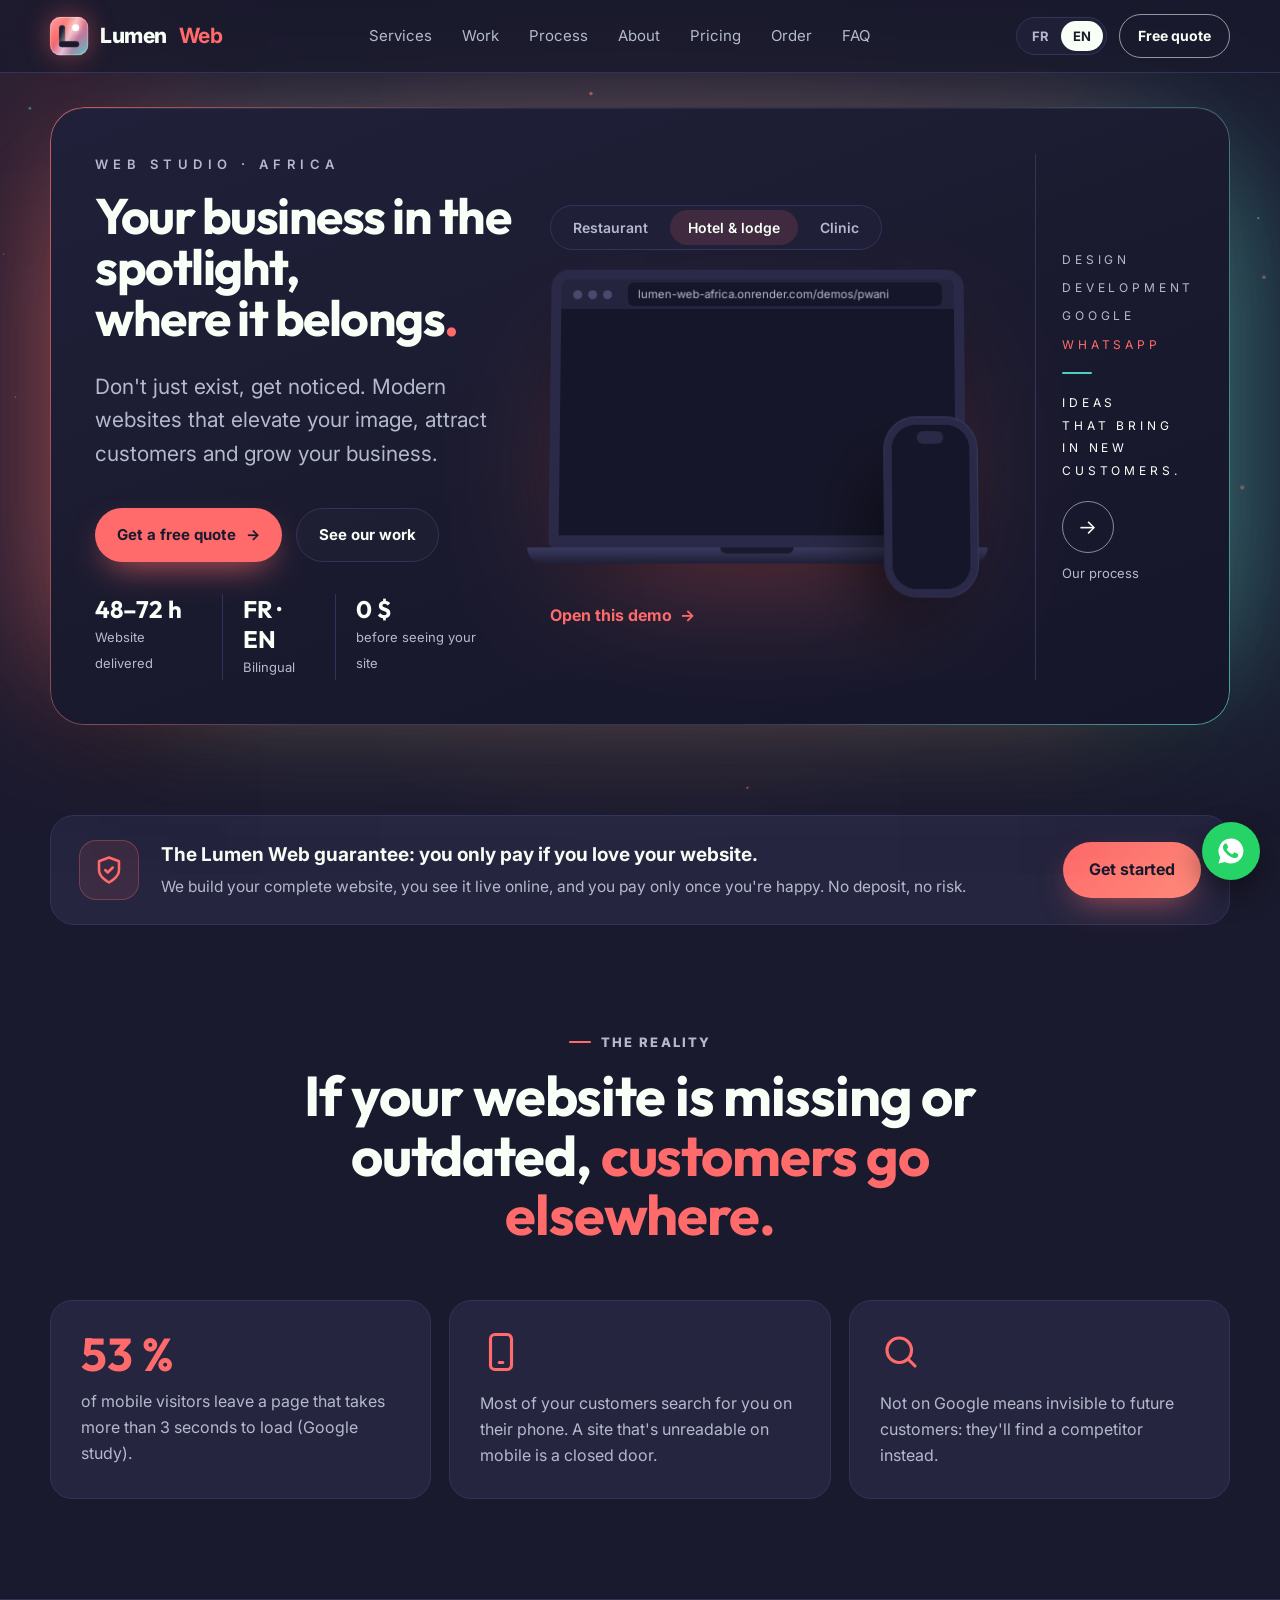
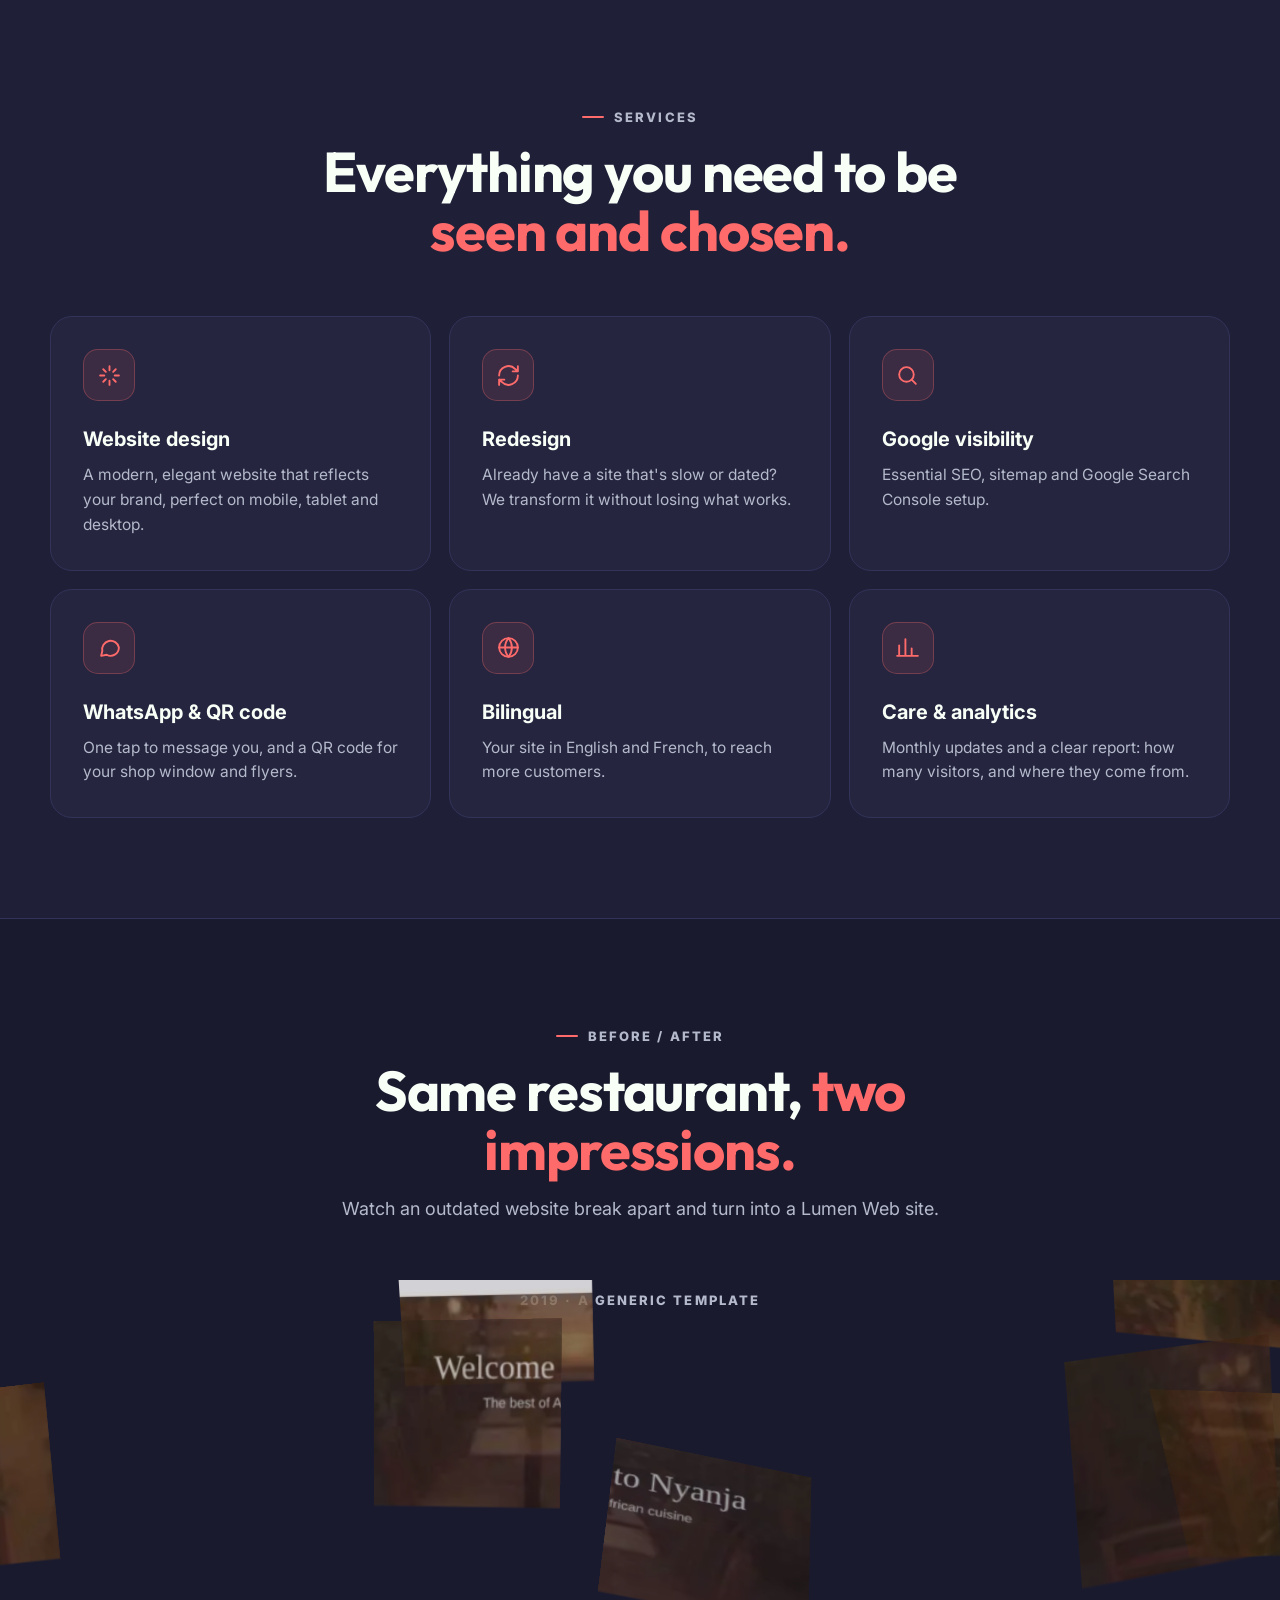
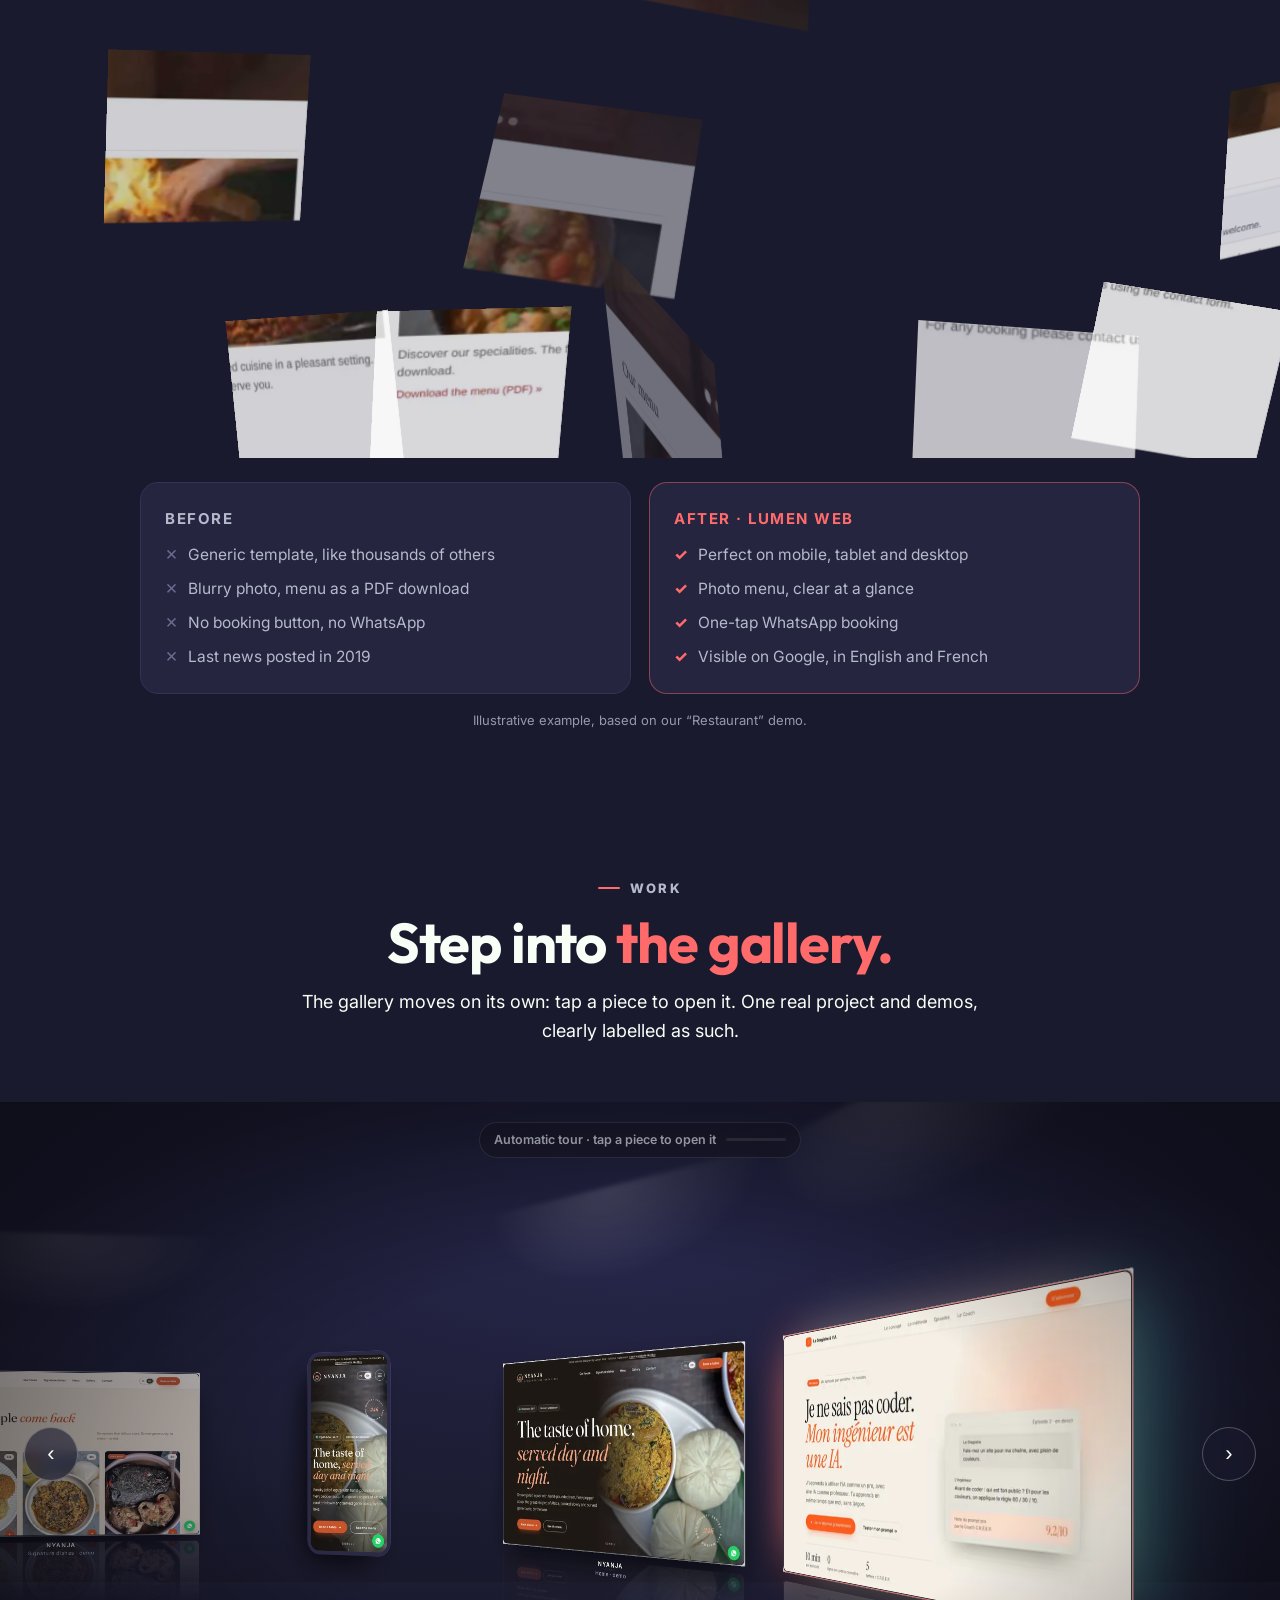
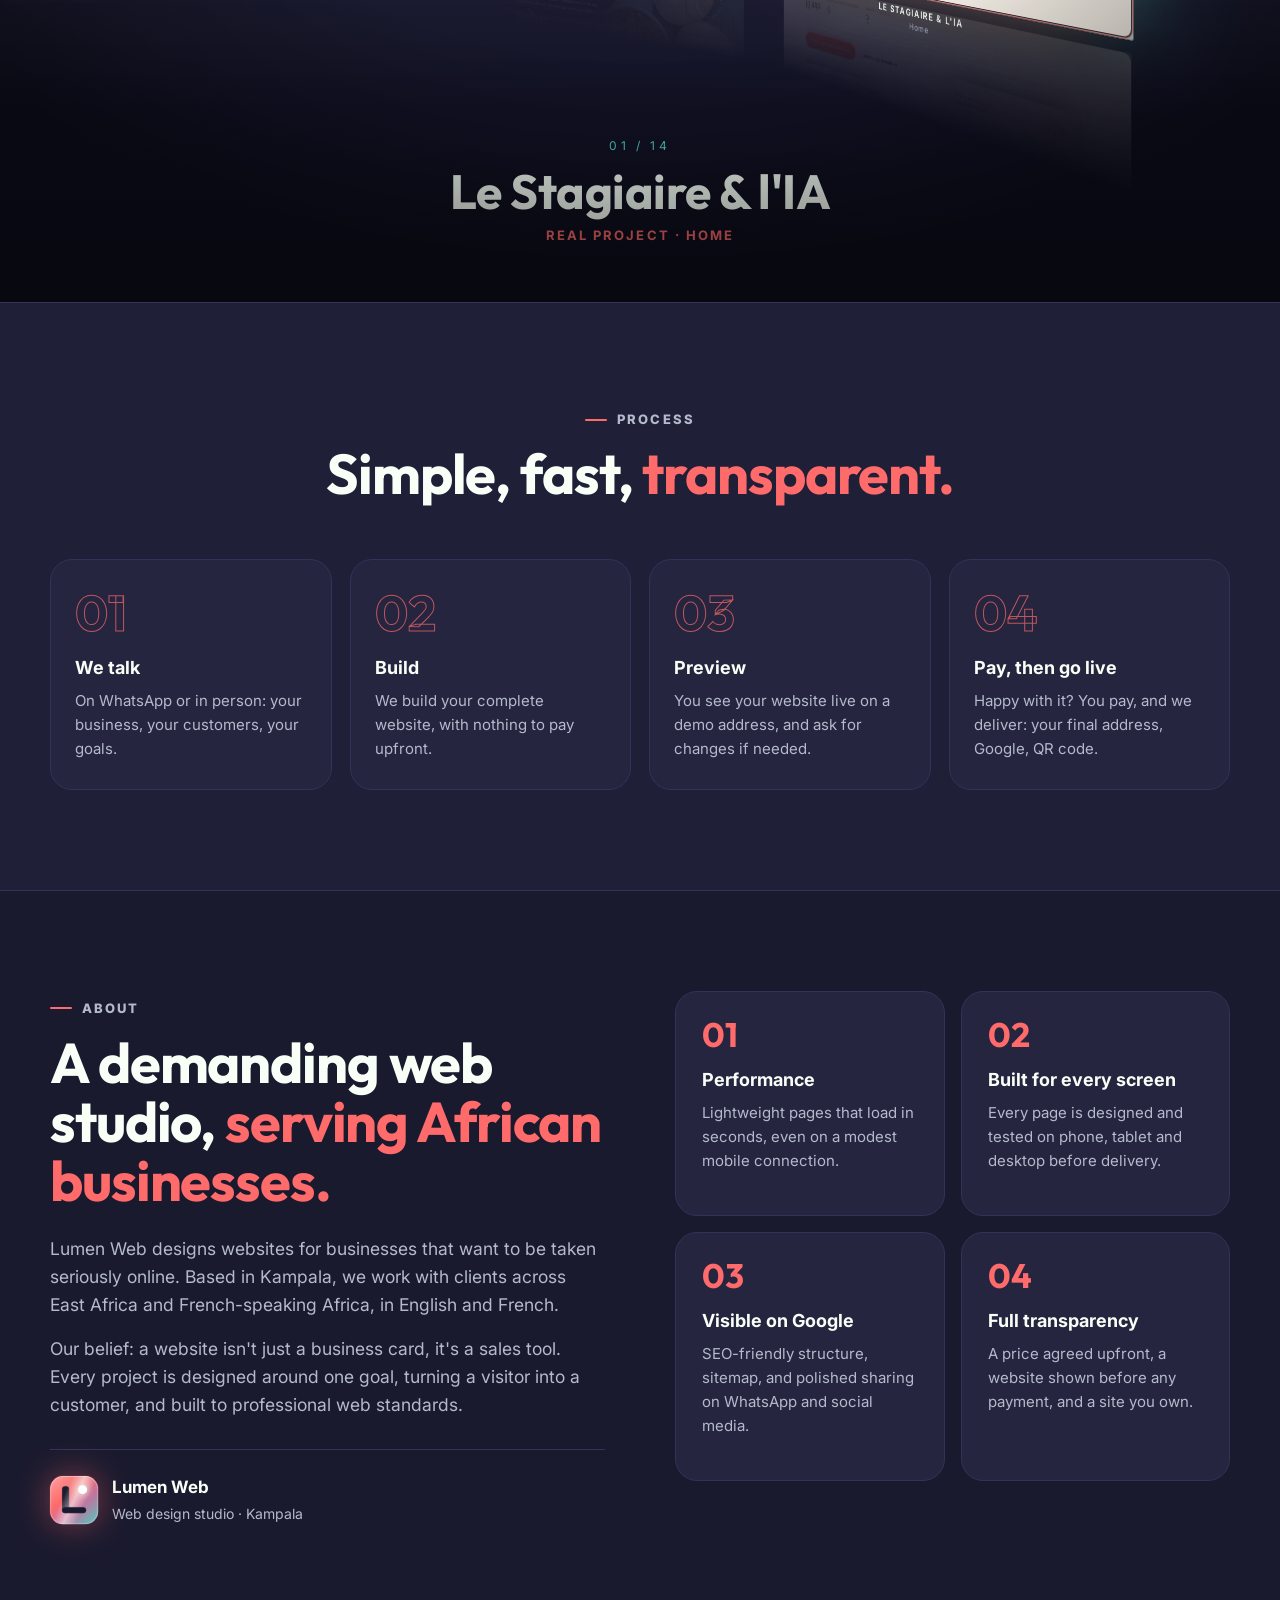
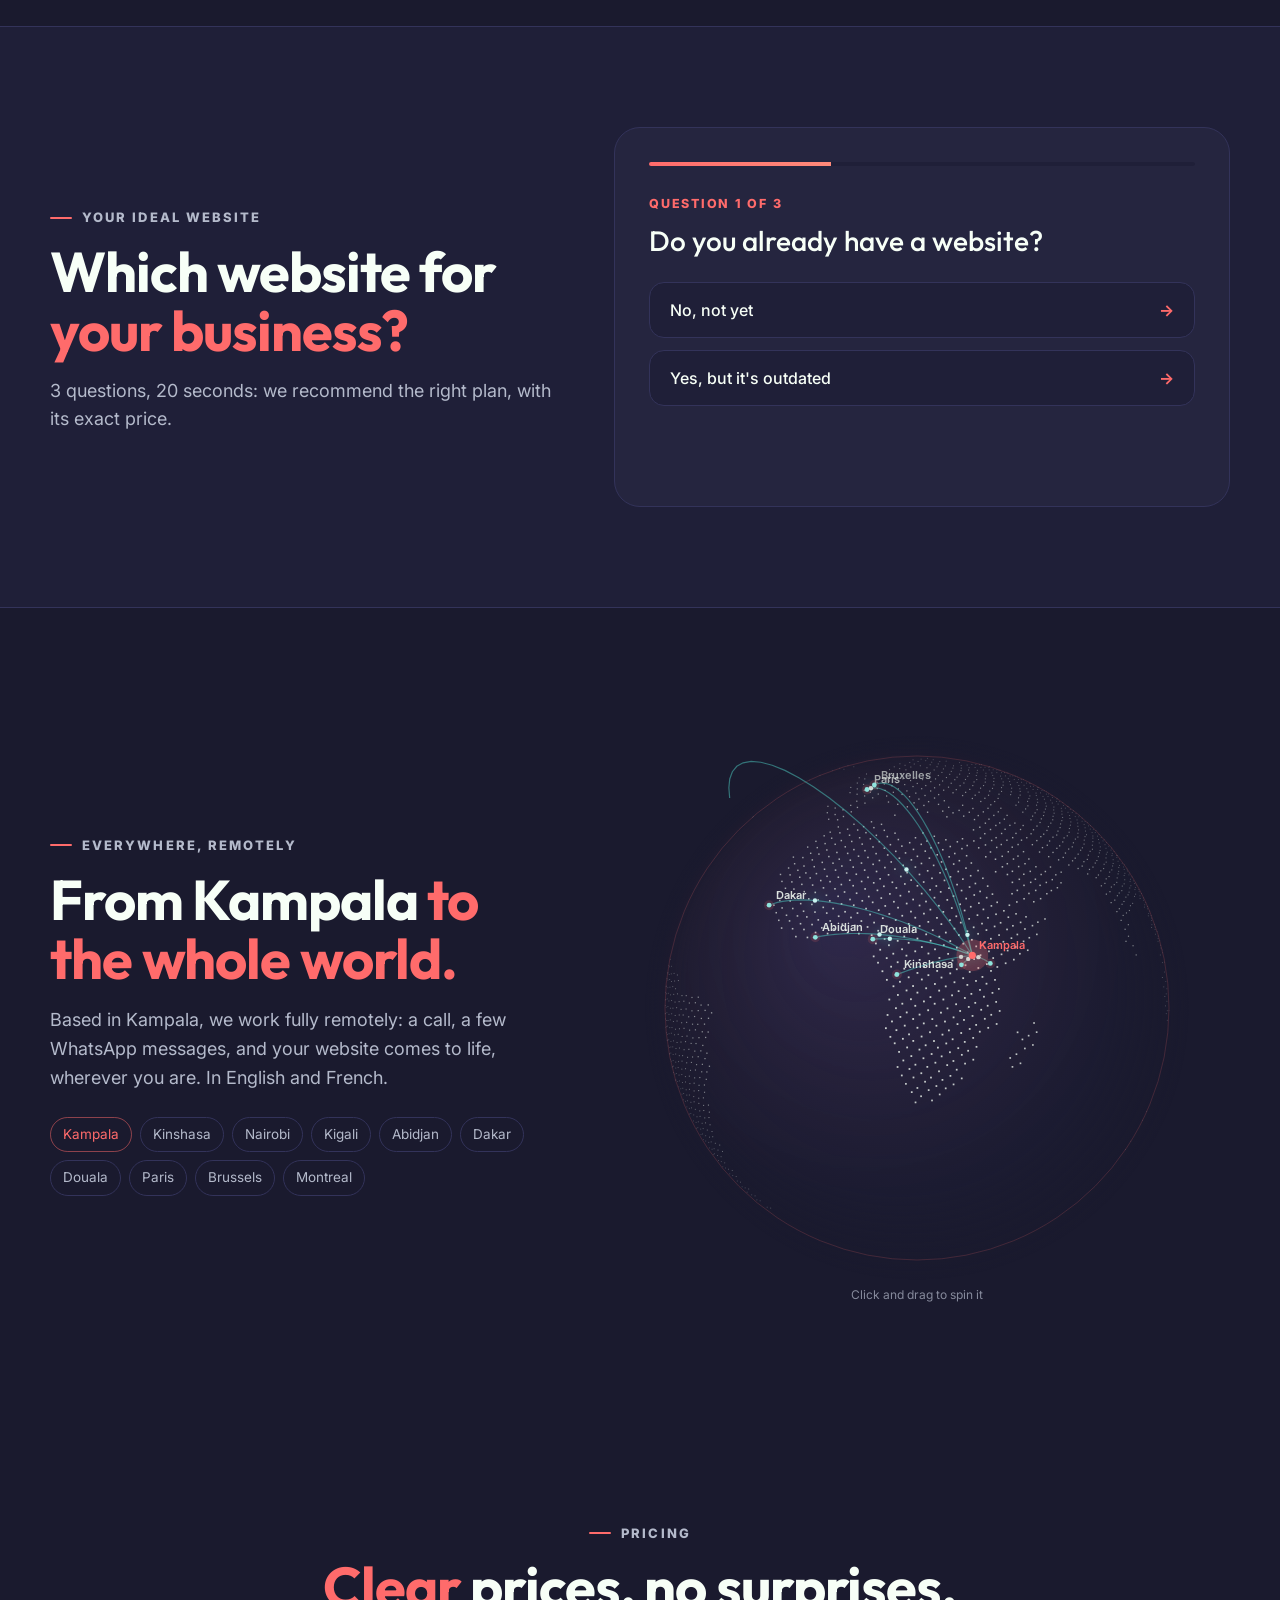
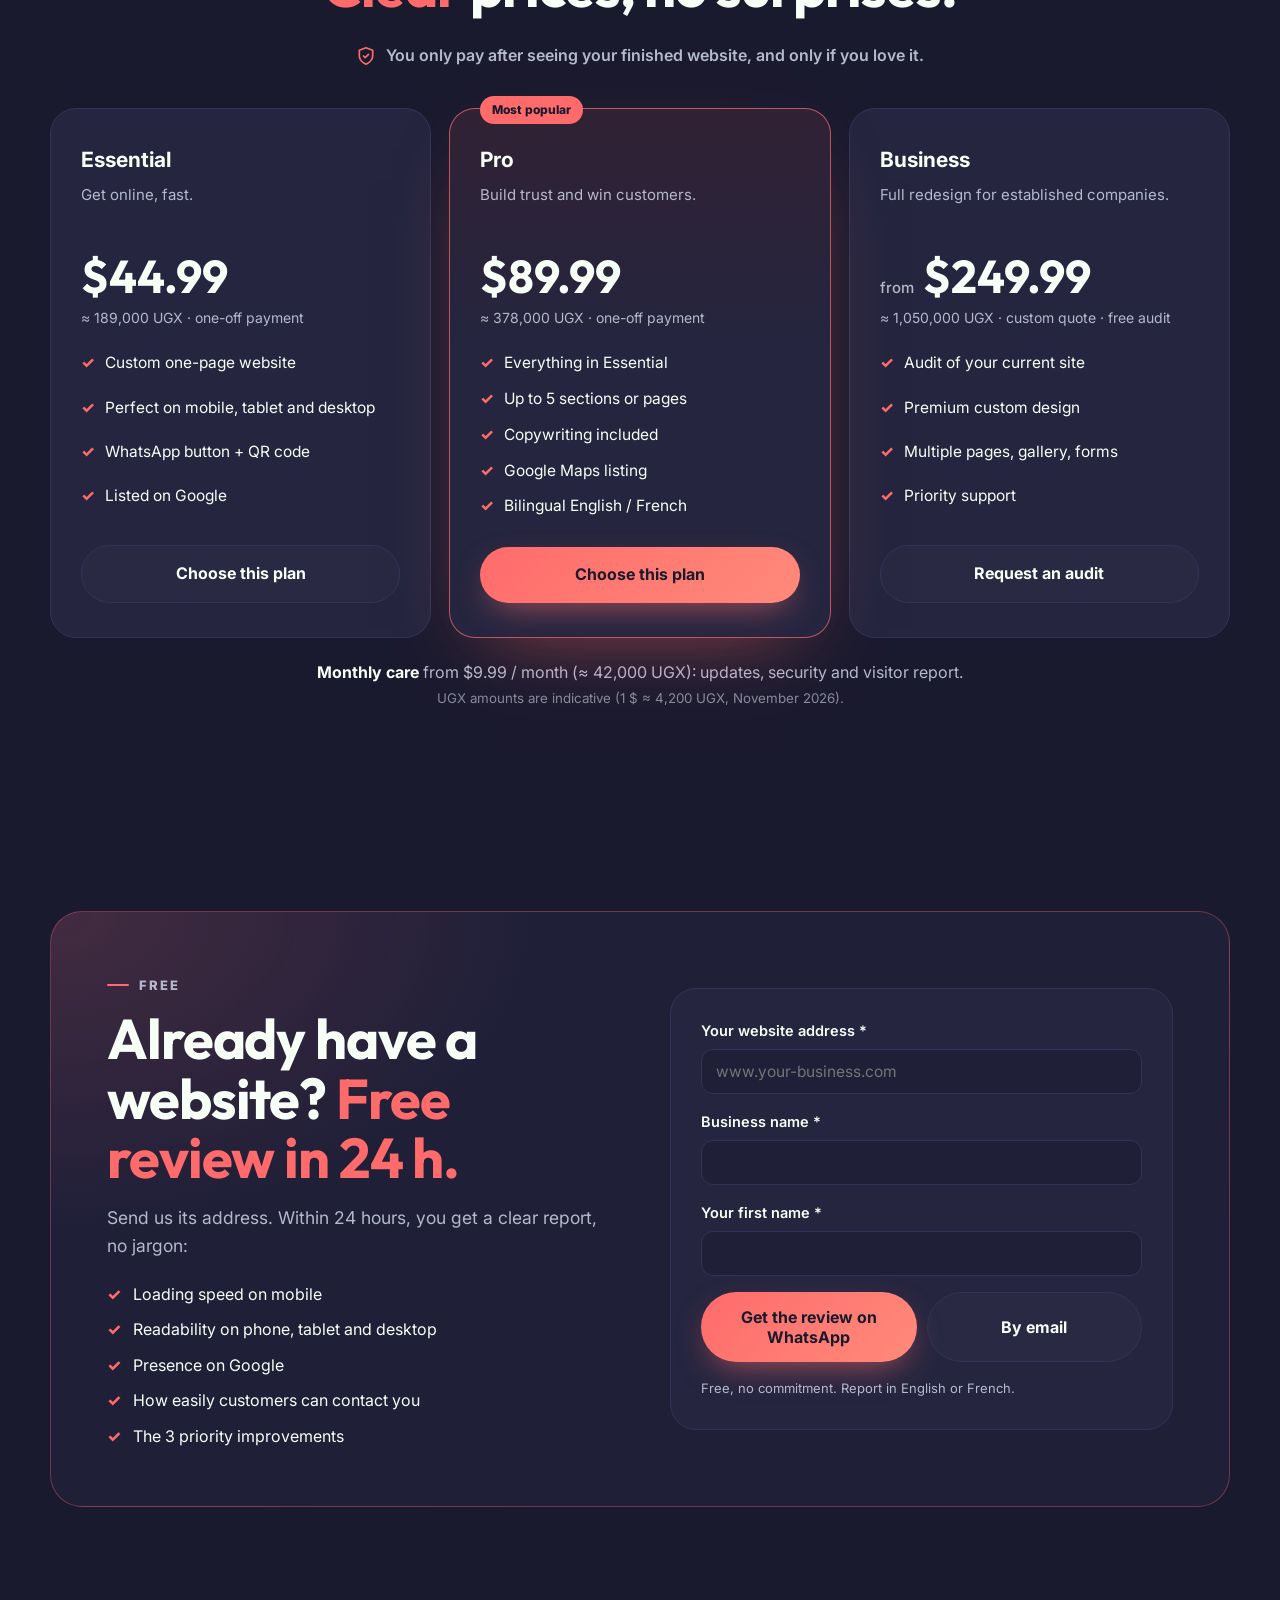
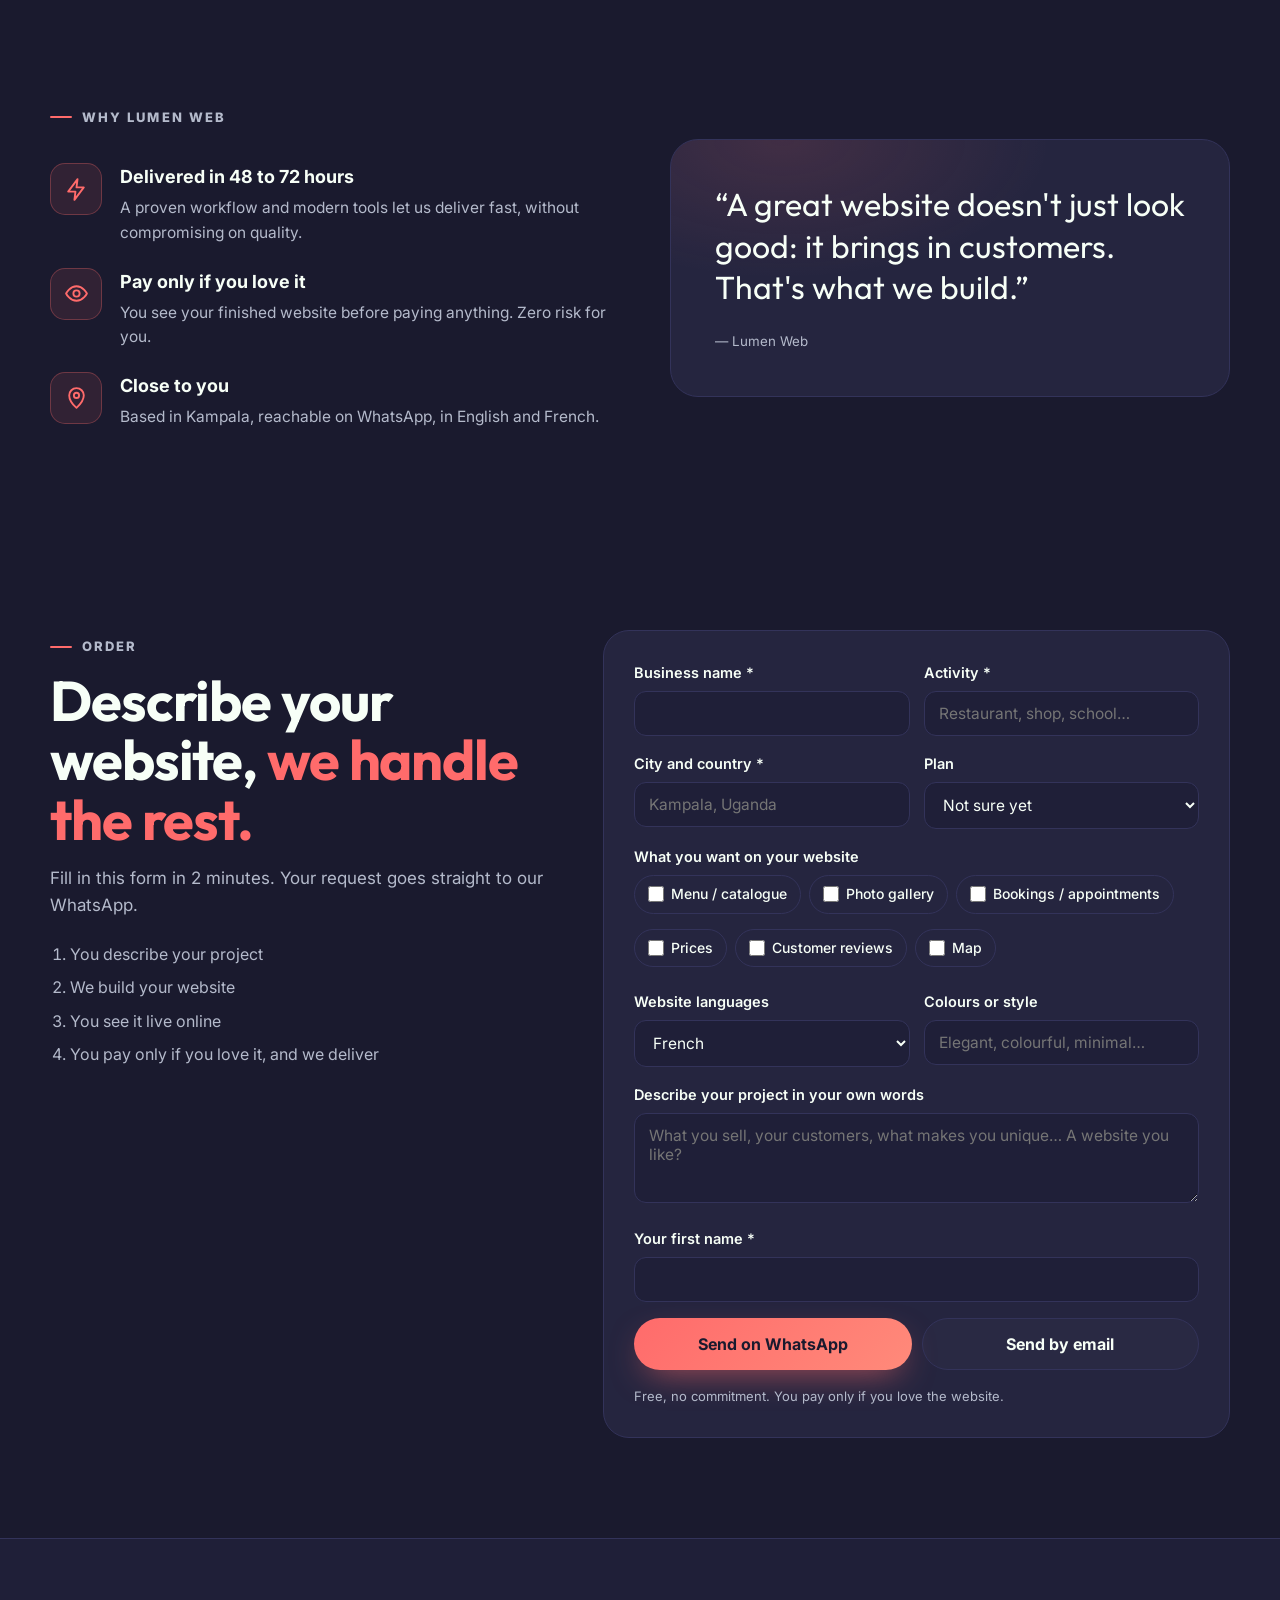
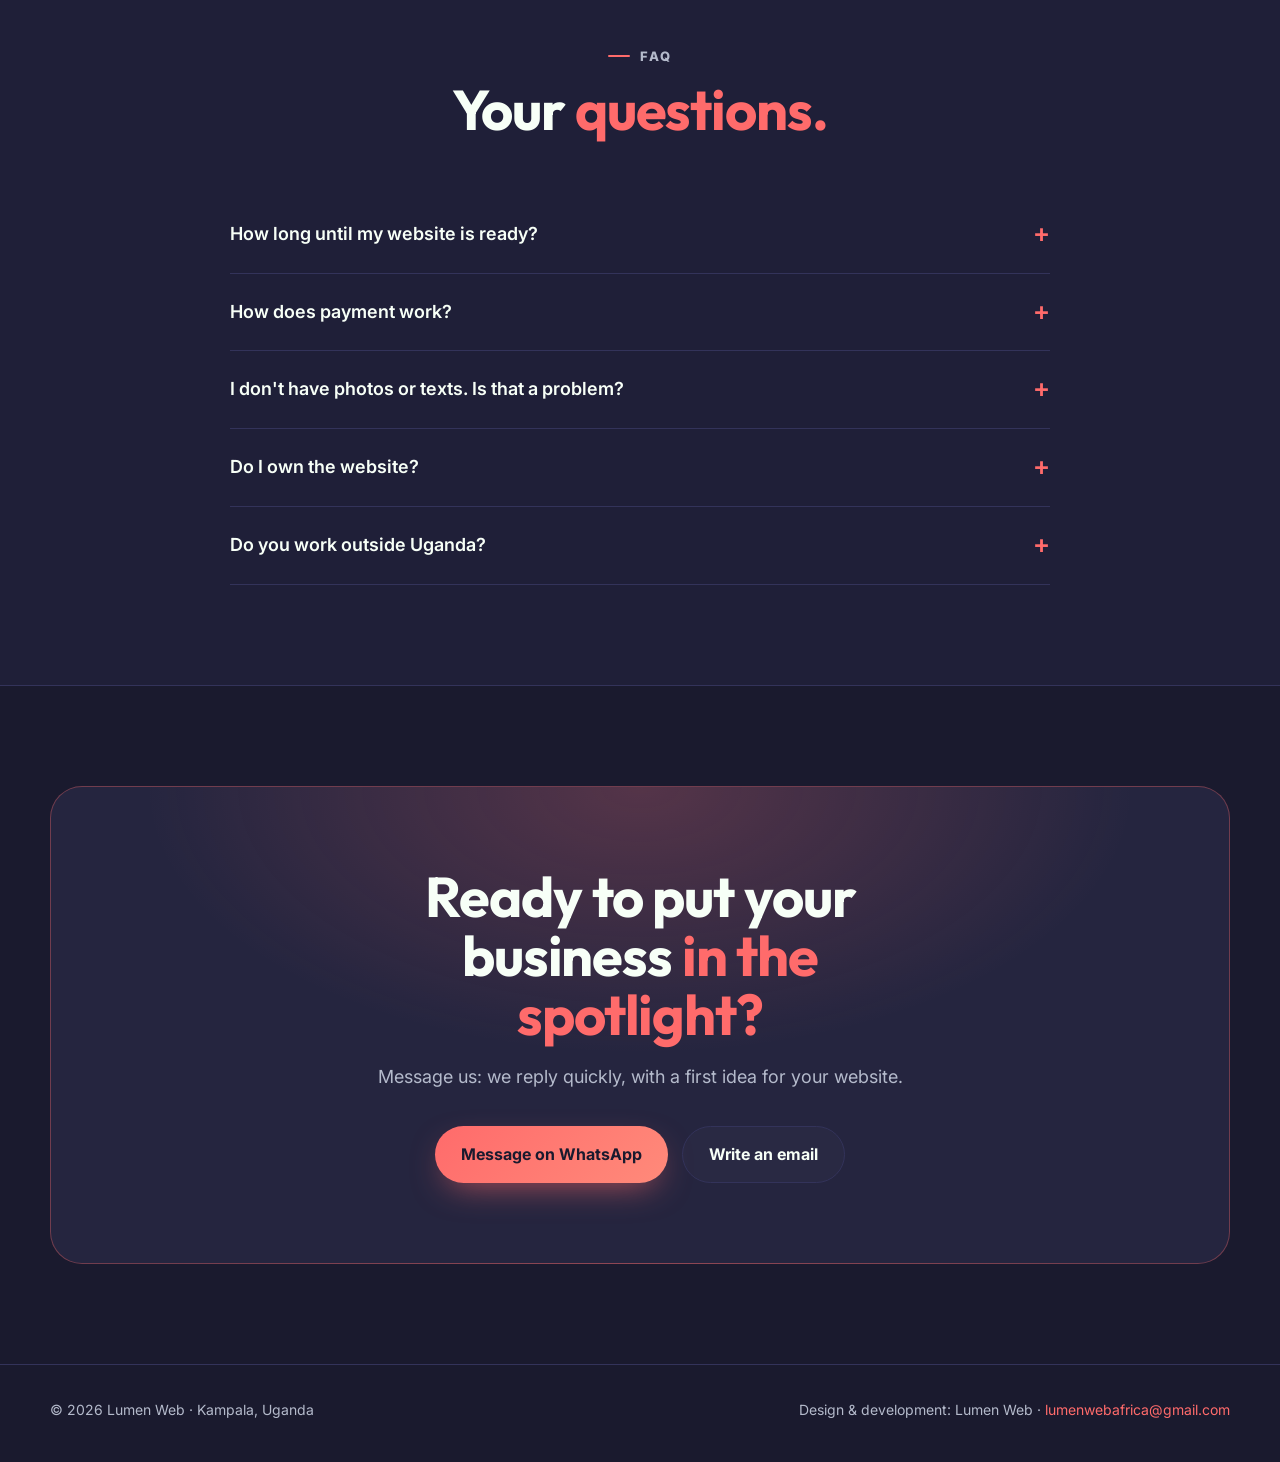
<file: index.html>
<!doctype html>
<html lang="fr">
<head>
<meta charset="utf-8">
<meta name="viewport" content="width=device-width, initial-scale=1, viewport-fit=cover">
<title>Lumen Web · Sites web modernes pour les entreprises africaines</title>
<meta name="description" content="Lumen Web crée et modernise les sites des entreprises : rapides, beaux sur téléphone, visibles sur Google, avec WhatsApp. Basé à Kampala, en français et en anglais.">
<meta name="theme-color" content="#1A1A2E">
<meta property="og:type" content="website">
<meta property="og:title" content="Lumen Web · Votre entreprise, dans la lumière.">
<meta property="og:description" content="Sites web modernes, rapides et visibles sur Google. En français et en anglais.">
<meta property="og:image" content="https://lumen-web-africa.onrender.com/partage.jpg">
<meta property="og:url" content="https://lumen-web-africa.onrender.com/">
<link rel="canonical" href="https://lumen-web-africa.onrender.com/">
<meta name="twitter:card" content="summary_large_image">
<link rel="icon" href="favicon.png">
<script>window.LW_RETOUR=/\/demos\//.test(document.referrer);try{var _n=performance.getEntriesByType("navigation")[0];if(_n&&_n.type==="back_forward")LW_RETOUR=true;if(sessionStorage.getItem("lw-retour")){LW_RETOUR=true;sessionStorage.removeItem("lw-retour")}}catch(e){}
if(!/[?&]capture/.test(location.search)&&!LW_RETOUR){document.documentElement.classList.add("avec-intro");setTimeout(function(){document.documentElement.classList.remove("avec-intro")},5000)}</script>
<link rel="preconnect" href="https://fonts.googleapis.com">
<link rel="preconnect" href="https://fonts.gstatic.com" crossorigin>
<link href="https://fonts.googleapis.com/css2?family=Outfit:wght@400;500;600;700;800&family=Inter:wght@400;500;600;700;800&display=swap" rel="stylesheet">
<style>img{height:auto}
  /* Règle 60-30-10 : 60 % nuit #1A1A2E (fond), 30 % surfaces + blanc #F7FFF7 + texte crème, 10 % accent corail #FF6B6B + turquoise #4ECDC4 (boutons, mots clés, lueurs). Pas d'autre couleur, sauf le vert du bouton WhatsApp (repère universel). */
  :root {
    --nuit:#1A1A2E; --nuit2:#1F1F38; --carte:#25253F; --ligne:#33335A;
    --texte:#F7FFF7; --doux:#B4BACB; --or:#FF6B6B; --orange:#FF8A7A; --braise:#C9464F;
    --serif:"Outfit", Inter, system-ui, sans-serif; --sans:Inter, system-ui, -apple-system, sans-serif;
    --r:22px; --turquoise:#4ECDC4;
  }
  * { box-sizing:border-box; margin:0; padding:0; }
  html { scroll-behavior:smooth; }
  body { font-family:var(--sans); background:var(--nuit); color:var(--texte); line-height:1.6; -webkit-font-smoothing:antialiased; overflow-x:hidden; }
  a { color:inherit; text-decoration:none; }
  img { max-width:100%; display:block; }
  .bloc { width:min(1180px, 100% - 40px); margin-inline:auto; }
  :focus-visible { outline:2px solid var(--or); outline-offset:3px; border-radius:6px; }
  .passer { position:absolute; left:-999px; } .passer:focus { left:16px; top:16px; z-index:99; background:var(--or); color:var(--nuit); padding:8px 14px; border-radius:8px; }

  /* Lumière qui suit la souris (décor, désactivé si mouvement réduit) */
  #halo { position:fixed; width:640px; height:640px; border-radius:50%; pointer-events:none; z-index:0; left:-320px; top:-320px;
          background:radial-gradient(circle, rgba(255,107,107,.10), transparent 60%); transition:transform .25s ease-out; }
  main, header, footer { position:relative; z-index:1; }

  /* Boutons */
  .btn { display:inline-flex; align-items:center; justify-content:center; gap:10px; padding:15px 26px; border-radius:999px; font-weight:700; font-size:16px; transition:transform .2s, box-shadow .2s, background .2s; cursor:pointer; border:0; font-family:inherit; }
  .btn-or { background:linear-gradient(135deg, var(--or), var(--orange)); color:#1A1A2E; box-shadow:0 12px 34px -12px rgba(255,107,107,.7); }
  .btn-or:hover { transform:translateY(-2px); box-shadow:0 18px 40px -12px rgba(255,107,107,.85); }
  .btn-ligne { border:1px solid var(--ligne); color:var(--texte); background:rgba(255,255,255,.02); }
  .btn-ligne:hover { border-color:var(--doux); }
  .btn svg { width:19px; height:19px; }

  /* En-tête */
  header { position:sticky; top:0; z-index:20; background:rgba(26,26,46,.78); backdrop-filter:blur(14px); border-bottom:1px solid var(--ligne); }
  header .bloc { display:flex; align-items:center; justify-content:space-between; height:72px; gap:20px; }
  .logo { display:flex; align-items:center; gap:12px; font-weight:800; font-size:21px; letter-spacing:-.02em; }
  .logo b { color:var(--or); }
  .marque { width:36px; height:36px; border-radius:11px; position:relative; flex:none;
            background:radial-gradient(circle at 50% 38%, #FFC2B8 0, #FF6B6B 28%, #FF8A7A 62%, #C9464F 100%); box-shadow:0 0 22px rgba(255,107,107,.45); }
  .marque::before { content:""; position:absolute; left:24%; top:22%; width:14%; height:56%; background:var(--nuit); border-radius:2px; }
  .marque::after { content:""; position:absolute; left:24%; top:66%; width:52%; height:12%; background:var(--nuit); border-radius:2px; }
  .marque i { position:absolute; left:58%; top:20%; width:18%; height:18%; border-radius:50%; background:#fff; box-shadow:0 0 6px #fff; }
  nav { display:flex; gap:30px; font-size:15px; color:var(--doux); }
  nav a:hover { color:var(--texte); }
  .droite { display:flex; align-items:center; gap:12px; }
  .langue { display:flex; border:1px solid var(--ligne); border-radius:999px; padding:3px; background:var(--nuit2); }
  .langue button { border:0; background:none; color:var(--doux); font:700 13px var(--sans); padding:7px 12px; border-radius:999px; cursor:pointer; }
  .langue button.on { background:var(--texte); color:var(--nuit); }
  header .btn { padding:10px 18px; font-size:14px; }

  /* Accroche */
  .hero { padding:110px 0 90px; position:relative; overflow-x:clip; }
  .hero::before { content:""; position:absolute; top:-120px; left:50%; width:900px; height:900px; transform:translateX(-50%); pointer-events:none;
                  background:radial-gradient(closest-side, rgba(255,107,107,.20), rgba(255,107,107,.05) 55%, transparent); }
  .hero .bloc { position:relative; text-align:center; }
  .pastille { display:inline-flex; align-items:center; gap:10px; border:1px solid var(--ligne); background:rgba(37,37,63,.7); border-radius:999px; padding:7px 16px 7px 8px; font-size:14px; color:var(--doux); }
  .pastille b { background:var(--or); color:#1A1A2E; border-radius:999px; padding:3px 10px; font-size:12px; }
  h1 { font-family:var(--serif); font-weight:700; font-size:clamp(46px, 8vw, 96px); line-height:1.02; letter-spacing:-.025em; margin:30px auto 0; max-width:14ch; }
  h1 em { font-style:normal; color:var(--texte); }
  h1 .pt { color:var(--or); }
  h1 em { white-space:nowrap; }
  .hero p.intro { font-size:clamp(17px, 2.1vw, 21px); color:var(--doux); max-width:58ch; margin:26px auto 38px; }
  .actions { display:flex; flex-wrap:wrap; gap:14px; justify-content:center; }
  .preuves { display:flex; flex-wrap:wrap; justify-content:center; gap:14px 40px; margin-top:56px; color:var(--doux); font-size:15px; }
  .preuves span { display:flex; align-items:center; gap:9px; }
  .preuves span::before { content:""; width:8px; height:8px; border-radius:50%; background:var(--or); box-shadow:0 0 10px var(--or); }

  /* Sections */
  section { padding:100px 0; }
  section.alt { background:var(--nuit2); border-block:1px solid var(--ligne); }
  section.alt .service, section.alt .etape, section.alt .q-carte { background:var(--carte); }
  .titre { text-align:center; max-width:720px; margin:0 auto 56px; }
  .surtitre { font-size:13px; font-weight:800; letter-spacing:.16em; text-transform:uppercase; color:var(--doux); margin-bottom:14px; display:inline-flex; align-items:center; gap:10px; }
  .surtitre::before { content:""; width:22px; height:2px; border-radius:2px; background:var(--or); }
  h2 { font-family:var(--serif); font-weight:700; font-size:clamp(34px, 5vw, 56px); line-height:1.06; letter-spacing:-.02em; }
  h2 em { font-style:normal; color:var(--or); }
  .titre p { color:var(--doux); margin-top:16px; font-size:18px; }

  /* Problème */
  .constats { display:grid; grid-template-columns:repeat(3, 1fr); gap:18px; }
  .constat { background:var(--carte); border:1px solid var(--ligne); border-radius:var(--r); padding:30px; }
  .constat b { display:block; font-family:var(--serif); font-size:46px; font-weight:700; color:var(--or); line-height:1; margin-bottom:12px; }
  .constat p { color:var(--doux); }

  /* Services */
  .services { display:grid; grid-template-columns:repeat(3, 1fr); gap:18px; }
  .service { background:linear-gradient(180deg, var(--carte), var(--nuit2)); border:1px solid var(--ligne); border-radius:var(--r); padding:32px; transition:border-color .25s, transform .25s; }
  .service:hover { border-color:rgba(255,107,107,.55); transform:translateY(-4px); }
  .ico { width:52px; height:52px; border-radius:15px; display:grid; place-items:center; font-size:25px; background:rgba(255,107,107,.10); border:1px solid rgba(255,107,107,.3); margin-bottom:22px; }
  .ico svg { width:25px; height:25px; color:var(--or); }
  .constat b svg { width:42px; height:42px; color:var(--or); }
  .service h3 { font-size:20px; margin-bottom:8px; }
  .service p { color:var(--doux); font-size:15.5px; }

  /* Réalisations */
  .projets { display:grid; grid-template-columns:1.3fr 1fr; gap:22px; }
  .projet { background:var(--carte); border:1px solid var(--ligne); border-radius:var(--r); overflow:hidden; display:flex; flex-direction:column; }
  .ecran { aspect-ratio:16/10; position:relative; overflow:hidden; border-bottom:1px solid var(--ligne); background:#16162A; }
  .ecran .barre { height:28px; background:#24243F; display:flex; gap:6px; align-items:center; padding:0 12px; }
  .ecran .barre i { width:9px; height:9px; border-radius:50%; background:#4A4A6E; }
  .ecran iframe { border:0; width:1440px; height:1100px; transform-origin:0 0; position:absolute; top:28px; left:0; pointer-events:none; }
  .projet .infos { padding:24px 26px 26px; }
  .etiquette { display:inline-block; font-size:12px; font-weight:800; letter-spacing:.08em; text-transform:uppercase; padding:4px 10px; border-radius:999px; margin-bottom:12px; }
  .reel { background:rgba(247,255,247,.08); color:var(--texte); border:1px solid var(--ligne); }
  .demo { background:rgba(255,107,107,.10); color:var(--or); border:1px solid rgba(255,107,107,.35); }
  .projet h3 { font-size:20px; margin-bottom:6px; }
  .projet p { color:var(--doux); font-size:15px; }
  .projet a.lien { display:inline-flex; gap:6px; margin-top:14px; color:var(--or); font-weight:700; font-size:15px; }
  .demos { display:grid; gap:22px; }
  .mini { display:grid; grid-template-columns:150px 1fr; transition:border-color .25s; }
  a.mini:hover { border-color:rgba(255,107,107,.55); }
  .mini .ecran { aspect-ratio:auto; border-bottom:0; border-right:1px solid var(--ligne); }
  .maquette { position:absolute; inset:0; padding:14px; display:flex; flex-direction:column; gap:7px; }
  .maquette i { display:block; border-radius:4px; background:rgba(255,255,255,.08); }

  /* Méthode */
  .etapes { display:grid; grid-template-columns:repeat(4, 1fr); gap:18px; counter-reset:e; }
  .etape { border:1px solid var(--ligne); border-radius:var(--r); padding:28px 24px; position:relative; background:rgba(37,37,63,.5); }
  .etape::before { counter-increment:e; content:"0" counter(e); font-family:var(--serif); font-size:50px; font-weight:700; color:transparent; -webkit-text-stroke:1px rgba(255,107,107,.7); display:block; line-height:1; margin-bottom:16px; }
  .etape h3 { font-size:18px; margin-bottom:6px; }
  .etape p { color:var(--doux); font-size:15px; }

  /* Offres */
  .offres { display:grid; grid-template-columns:repeat(3, 1fr); gap:18px; align-items:stretch; }
  .offre { background:var(--carte); border:1px solid var(--ligne); border-radius:26px; padding:34px 30px; display:flex; flex-direction:column; }
  .offre.vedette { border-color:rgba(255,107,107,.7); background:linear-gradient(180deg, rgba(255,107,107,.10), var(--carte) 45%); box-shadow:0 30px 80px -40px rgba(255,107,107,.6); position:relative; }
  .offre.vedette::after { content:attr(data-badge); position:absolute; top:-13px; left:30px; background:var(--or); color:#1A1A2E; font-size:12px; font-weight:800; padding:4px 12px; border-radius:999px; }
  .offre h3 { font-size:21px; }
  .offre .pour { color:var(--doux); font-size:15px; margin:6px 0 22px; min-height:48px; }
  .prix { font-family:var(--serif); font-size:46px; font-weight:700; line-height:1; }
  .prix small { font-family:var(--sans); font-size:15px; color:var(--doux); font-weight:500; }
  .ugx { color:var(--doux); font-size:14px; margin:8px 0 22px; }
  .offre ul { list-style:none; display:grid; gap:11px; margin-bottom:28px; flex:1; }
  .offre li { display:flex; gap:10px; font-size:15.5px; }
  .offre li::before { content:"✓"; color:var(--or); font-weight:800; }
  .offre .btn { width:100%; }
  .suivi { margin-top:22px; text-align:center; color:var(--doux); }
  .suivi b { color:var(--texte); }

  /* Pourquoi */
  .pourquoi { display:grid; grid-template-columns:1fr 1fr; gap:60px; align-items:center; }
  .liste { display:grid; gap:22px; }
  .point { display:flex; gap:18px; }
  .point .ico { margin:0; flex:none; }
  .point h3 { font-size:18px; margin-bottom:4px; }
  .point p { color:var(--doux); font-size:15.5px; }
  .citation { border:1px solid var(--ligne); border-radius:28px; padding:44px; background:radial-gradient(80% 90% at 20% 0%, rgba(255,107,107,.13), transparent 60%), var(--carte); }
  .citation p { font-family:var(--serif); font-size:clamp(24px, 3vw, 32px); line-height:1.3; }
  .citation small { display:block; margin-top:22px; color:var(--doux); }

  /* FAQ */
  .faq { max-width:820px; margin-inline:auto; }
  details { border-bottom:1px solid var(--ligne); padding:24px 0; }
  summary { cursor:pointer; list-style:none; display:flex; justify-content:space-between; gap:20px; font-size:18px; font-weight:600; }
  summary::-webkit-details-marker { display:none; }
  summary::after { content:"+"; color:var(--or); font-size:26px; line-height:1; transition:transform .25s; }
  details[open] summary::after { transform:rotate(45deg); }
  details p { color:var(--doux); margin-top:12px; max-width:66ch; }

  /* Appel final */
  .final { text-align:center; border-radius:32px; padding:80px 30px; position:relative; overflow:hidden; border:1px solid rgba(255,107,107,.35);
           background:radial-gradient(60% 80% at 50% 0%, rgba(255,107,107,.22), transparent 70%), var(--carte); }
  .final h2 { max-width:16ch; margin:0 auto 18px; }
  .final p { color:var(--doux); margin-bottom:34px; font-size:18px; }
  footer { border-top:1px solid var(--ligne); padding:34px 0 40px; color:var(--doux); font-size:14px; }
  footer .bloc { display:flex; justify-content:space-between; flex-wrap:wrap; gap:16px; }


  /* Formulaire « Décris ton site » */
  .brief { display:grid; grid-template-columns:.9fr 1.1fr; gap:40px; align-items:start; }
  .brief .cote p { color:var(--doux); margin-top:16px; font-size:17px; }
  .brief .cote ol { margin:22px 0 0 20px; color:var(--doux); display:grid; gap:8px; }
  form.carte-form { background:var(--carte); border:1px solid var(--ligne); border-radius:26px; padding:30px; display:grid; gap:16px; }
  .champ label { display:block; font-weight:600; font-size:14.5px; margin-bottom:7px; }
  .champ input:not([type=checkbox]), .champ textarea, .champ select { width:100%; background:var(--nuit2); border:1px solid var(--ligne); border-radius:12px; color:var(--texte); font:15.5px var(--sans); padding:12px 14px; }
  .champ textarea { min-height:90px; resize:vertical; }
  .champ input:focus, .champ textarea:focus, .champ select:focus { outline:none; border-color:var(--or); }
  .duo2 { display:grid; grid-template-columns:1fr 1fr; gap:14px; }
  .coches { display:flex; flex-wrap:wrap; gap:8px; }
  .coches label { display:inline-flex; align-items:center; gap:7px; border:1px solid var(--ligne); border-radius:999px; padding:7px 13px; font-size:14px; cursor:pointer; font-weight:500; }
  .coches input { accent-color:var(--or); width:16px; height:16px; flex:none; }
  section[id], .hero { scroll-margin-top:80px; }
  .note { font-size:13px; color:var(--doux); }
  .envois { display:grid; grid-template-columns:1fr; gap:10px; } .envois:has(.email-seul:not([style*="none"])) { grid-template-columns:1fr 1fr; }
  .final .actions { justify-content:center; }
  @media (max-width: 960px) { .brief { grid-template-columns:1fr; } }
  @media (max-width: 640px) { .duo2 { grid-template-columns:1fr; } form.carte-form { padding:22px; } }


  /* À propos */
  .apropos { display:grid; grid-template-columns:1fr 1fr; gap:70px; align-items:start; }
  .apropos h2 { margin-bottom:24px; }
  .apropos p { color:var(--doux); font-size:17.5px; margin-bottom:16px; }
  .signature { display:flex; align-items:center; gap:14px; margin-top:30px; padding-top:24px; border-top:1px solid var(--ligne); }
  .signature .marque { width:46px; height:46px; border-radius:13px; }
  .signature b { display:block; font-size:17px; } .signature span { color:var(--doux); font-size:14px; }
  .engagements { display:grid; grid-template-columns:1fr 1fr; gap:16px; }
  .eng { background:var(--carte); border:1px solid var(--ligne); border-radius:var(--r); padding:26px; }
  .eng b { font-family:var(--serif); font-size:34px; color:var(--or); line-height:1; display:block; margin-bottom:14px; }
  .eng h3 { font-size:18px; margin-bottom:6px; } .eng p { color:var(--doux); font-size:15px; }
  footer a { color:var(--or); }
  @media (max-width: 960px) { .apropos { grid-template-columns:1fr; gap:40px; } }
  @media (max-width: 640px) { .engagements { grid-template-columns:1fr; } }

  /* Vitrine animée (ordinateur + téléphone) */
  .vitrine { margin:68px auto 0; max-width:980px; }
  .onglets { display:inline-flex; gap:4px; padding:4px; border:1px solid var(--ligne); border-radius:999px; background:var(--nuit2); margin-bottom:30px; }
  .onglets button { border:0; background:none; color:var(--doux); font:600 14px var(--sans); padding:9px 18px; border-radius:999px; cursor:pointer; position:relative; overflow:hidden; }
  .onglets button.on { background:rgba(255,107,107,.14); color:var(--texte); }
  .onglets button i { position:absolute; left:0; bottom:0; height:2px; width:0; background:var(--or); }
  .scene { position:relative; padding-right:8%; }
  .lcran { background:#16162A; border:10px solid #2A2A48; border-bottom-width:12px; border-radius:18px 18px 6px 6px; overflow:hidden;
           box-shadow:0 60px 140px -50px rgba(255,107,107,.45), 0 30px 60px -30px rgba(0,0,0,.8); }
  .lbar { height:30px; background:#24243F; display:flex; align-items:center; gap:6px; padding:0 12px; }
  .lbar i { width:9px; height:9px; border-radius:50%; background:#4A4A6E; flex:none; }
  .lbar span { margin-left:10px; flex:1; max-width:380px; background:#16162A; border-radius:6px; font-size:11.5px; color:var(--doux); padding:3px 10px; text-align:left; white-space:nowrap; overflow:hidden; text-overflow:ellipsis; }
  .defil { position:relative; overflow:hidden; aspect-ratio:16/9.2; background:#16162A; }
  .defil img { width:100%; position:absolute; top:0; left:0; transition:opacity .45s ease; will-change:transform; }
  .defil img.cache { opacity:0; }
  .socle { height:16px; margin:0 -5%; background:linear-gradient(#3A3A5E,#1F1F38); border-radius:0 0 24px 24px; position:relative; }
  .socle::before { content:""; position:absolute; left:50%; top:0; width:16%; height:6px; transform:translateX(-50%); background:#1A1A2E; border-radius:0 0 10px 10px; }
  .tel { position:absolute; right:0; bottom:-30px; width:21%; border:7px solid #2A2A48; border-radius:30px; background:#16162A; overflow:hidden;
         box-shadow:-24px 30px 70px -20px rgba(0,0,0,.85), 0 0 0 1px #3A3A5E; }
  .tel .defil { aspect-ratio:9/19; }
  .tel::before { content:""; position:absolute; z-index:2; top:6px; left:50%; transform:translateX(-50%); width:34%; height:12px; border-radius:10px; background:#2A2A48; }
  .voir-demo { display:inline-flex; gap:8px; margin-top:52px; color:var(--or); font-weight:700; }
  .voir-demo:hover { text-decoration:underline; }

  /* Garantie */
  .garantie { padding:10px 0 0; }
  .g-in { display:flex; align-items:center; gap:22px; border:1px solid var(--ligne); border-radius:24px; padding:24px 28px; background:var(--carte); }
  .bouclier { width:60px; height:60px; flex:none; border-radius:17px; display:grid; place-items:center; color:var(--or); background:rgba(255,107,107,.10); border:1px solid rgba(255,107,107,.3); }
  .bouclier svg { width:30px; height:30px; }
  .g-in b { display:block; font-size:19px; margin-bottom:3px; }
  .g-in span { color:var(--doux); font-size:15.5px; }
  .g-in .btn { margin-left:auto; flex:none; }
  .ruban { display:flex; align-items:center; justify-content:center; gap:10px; color:var(--doux); font-weight:600; margin:-30px auto 40px; text-align:center; }
  .ruban svg { width:20px; height:20px; flex:none; color:var(--or); }

  /* Avant / Après */
  .comparer { position:relative; aspect-ratio:16/10; border-radius:22px; overflow:hidden; border:1px solid var(--ligne); max-width:1000px; margin:0 auto;
              box-shadow:0 40px 100px -50px rgba(255,107,107,.5); --pos:50%; user-select:none; -webkit-user-select:none; touch-action:pan-y; }
  .comparer img { position:absolute; inset:0; width:100%; height:100%; object-fit:cover; object-position:top; }
  .comparer .avant { clip-path:inset(0 calc(100% - var(--pos)) 0 0); }
  .poignee { position:absolute; top:0; bottom:0; left:var(--pos); width:3px; margin-left:-1.5px; background:var(--or); pointer-events:none; box-shadow:0 0 18px rgba(255,107,107,.8); }
  .poignee span { position:absolute; top:50%; left:50%; transform:translate(-50%,-50%); width:50px; height:50px; border-radius:50%; background:linear-gradient(135deg,var(--or),var(--orange));
                  color:#1A1A2E; display:grid; place-items:center; font-weight:900; font-size:17px; letter-spacing:-1px; box-shadow:0 8px 24px rgba(0,0,0,.5); }
  .lbl { position:absolute; top:16px; padding:6px 12px; border-radius:999px; font-size:12px; font-weight:800; letter-spacing:.06em; text-transform:uppercase; pointer-events:none; }
  .lbl-avant { left:16px; background:rgba(0,0,0,.7); color:#fff; }
  .lbl-apres { right:16px; background:var(--or); color:#1A1A2E; }
  .comparer input { position:absolute; inset:0; width:100%; height:100%; opacity:0; cursor:ew-resize; margin:0; }
  .diff { display:grid; grid-template-columns:1fr 1fr; gap:18px; max-width:1000px; margin:24px auto 0; }
  .diff > div { border:1px solid var(--ligne); border-radius:18px; padding:24px; background:var(--carte); }
  .diff h3 { font-size:15px; letter-spacing:.1em; text-transform:uppercase; margin-bottom:12px; }
  .diff ul { list-style:none; display:grid; gap:9px; color:var(--doux); font-size:15.5px; }
  .diff li { display:flex; gap:10px; }
  .diff .moins h3 { color:var(--doux); } .diff .moins li::before { content:"✕"; color:#6B6B8E; font-weight:800; }
  .diff .plus { border-color:rgba(255,107,107,.45); } .diff .plus h3 { color:var(--or); } .diff .plus li::before { content:"✓"; color:var(--or); font-weight:800; }
  .illus { text-align:center; color:var(--doux); font-size:13px; margin-top:16px; opacity:.8; }

  /* Aperçus vivants des démos */
  .mini .ecran img.long { object-fit:cover; object-position:50% 0; transition:object-position 7s ease-in-out; }
  a.mini:hover .ecran img.long, a.mini:focus-visible .ecran img.long { object-position:50% 100%; }
  @media (hover:none) { .mini .ecran img.long { animation:monte 10s ease-in-out infinite alternate; } }
  @keyframes monte { 0%,10% { object-position:50% 0; } 90%,100% { object-position:50% 100%; } }
  .survol { display:inline-block; margin-top:8px; font-size:13px; color:var(--or); font-weight:600; }

  /* Quiz */
  .quiz { display:grid; grid-template-columns:.9fr 1.1fr; gap:60px; align-items:center; }
  .quiz .cote p { color:var(--doux); font-size:18px; margin-top:16px; }
  .q-carte { background:radial-gradient(90% 70% at 100% 0%, rgba(255,107,107,.12), transparent 60%), var(--carte); border:1px solid var(--ligne); border-radius:26px; padding:34px; min-height:380px; }
  .q-prog { height:4px; background:var(--nuit2); border-radius:4px; margin-bottom:28px; overflow:hidden; }
  .q-prog i { display:block; height:100%; width:33.3%; background:linear-gradient(90deg,var(--or),var(--orange)); transition:width .45s ease; }
  .q-num { font-size:12.5px; font-weight:800; letter-spacing:.14em; text-transform:uppercase; color:var(--or); margin-bottom:10px; }
  .q-carte h3 { font-family:var(--serif); font-weight:500; font-size:clamp(22px,2.6vw,28px); line-height:1.2; margin-bottom:24px; }
  .q-choix { display:grid; gap:12px; }
  .q-choix button { text-align:left; border:1px solid var(--ligne); background:var(--nuit2); color:var(--texte); font:500 16px var(--sans); padding:17px 20px; border-radius:15px; cursor:pointer;
                    display:flex; justify-content:space-between; align-items:center; gap:14px; transition:border-color .2s, transform .2s, background .2s; }
  .q-choix button::after { content:"→"; color:var(--or); font-weight:700; }
  .q-choix button:hover { border-color:var(--or); transform:translateX(4px); background:rgba(255,107,107,.06); }
  .q-etape { animation:qIn .35s ease; }
  @keyframes qIn { from { opacity:0; transform:translateX(18px); } }
  .q-retour { background:none; border:0; color:var(--doux); font:500 14px var(--sans); cursor:pointer; margin-top:18px; }
  .r-prix { font-family:var(--serif); font-size:clamp(44px,6vw,58px); font-weight:700; line-height:1; }
  .r-prix small { font:500 15px var(--sans); color:var(--doux); }
  .r-ugx { color:var(--doux); margin:8px 0 18px; }
  .r-pourquoi { color:var(--texte); opacity:.9; margin-bottom:24px; }
  .q-res .actions { justify-content:flex-start; }
  .q-res .note { margin-top:16px; color:var(--doux); }

  /* Audit gratuit */
  .audit { display:grid; grid-template-columns:1fr 1fr; gap:60px; align-items:center; border:1px solid rgba(255,107,107,.35); border-radius:32px; padding:56px;
           background:radial-gradient(70% 90% at 0% 0%, rgba(255,107,107,.16), transparent 60%), var(--nuit2); }
  .audit .cote p { color:var(--doux); font-size:17.5px; margin-top:16px; }
  .a-liste { list-style:none; display:grid; gap:10px; margin-top:22px; }
  .a-liste li { display:flex; gap:12px; font-size:16px; }
  .a-liste li::before { content:"✓"; color:var(--or); font-weight:800; }

  @media (max-width: 960px) { .quiz, .audit { grid-template-columns:1fr; gap:36px; } .audit { padding:34px; } }
  @media (max-width: 640px) {
    .vitrine { margin-top:48px; } .scene { padding-right:12%; } .tel { width:30%; border-width:5px; border-radius:20px; bottom:-20px; }
    .lcran { border-width:6px; border-bottom-width:8px; border-radius:12px 12px 4px 4px; } .lbar { height:22px; } .lbar span { font-size:9.5px; }
    .onglets button { padding:8px 12px; font-size:13px; }
    .g-in { flex-direction:column; align-items:flex-start; padding:24px; } .g-in .btn { margin-left:0; width:100%; }
    .diff { grid-template-columns:1fr; } .comparer { aspect-ratio:4/3.4; border-radius:16px; } .poignee span { width:42px; height:42px; } .lbl { top:10px; font-size:10px; padding:4px 9px; } .lbl-avant { left:10px; } .lbl-apres { right:10px; }
    .envois:has(.email-seul:not([style*="none"])) { grid-template-columns:1fr; }
    .q-carte { padding:24px; min-height:0; } .audit { padding:26px; border-radius:24px; } .ruban { margin-top:-24px; }
  }
  @media (prefers-reduced-motion: reduce) { .mini .ecran img.long { animation:none; transition:none; } }

  /* Galerie 3D (Réalisations) : un mur courbe, comme une galerie d'art */
  .galerie-sec { padding-bottom:0; background:linear-gradient(180deg, var(--nuit) 0, #E9ECF2 340px); }
  .galerie-sec .titre h2, .galerie-sec .titre p { color:var(--texte); }
  .g-piste { position:relative; }
  .g-collant { position:relative; height:min(calc(100vh - 72px), 800px); min-height:560px; overflow:hidden;
               background:linear-gradient(180deg, #F3F4F8 0, #E9ECF2 58%, #D6DAE3 58.2%, #C9CED9 100%); }
  .g-collant::after { content:""; position:absolute; inset:0; pointer-events:none; background:radial-gradient(70% 60% at 50% 40%, transparent 55%, rgba(26,26,46,.18)); }
  .g-scene { position:absolute; inset:0; perspective:var(--P,900px); perspective-origin:50% 44%; }
  .g-monde { position:absolute; left:50%; top:44%; transform-style:preserve-3d; }
  .g-oeuvre { position:absolute; transform-style:preserve-3d; cursor:pointer; will-change:transform; }
  .g-oeuvre .cadre { display:block; width:100%; height:100%; background:#fff; padding:5%; box-shadow:0 30px 50px -24px rgba(26,26,46,.45), 0 2px 6px rgba(26,26,46,.12); transition:transform .35s ease, box-shadow .35s ease; }
  .g-oeuvre img { width:100%; height:100%; object-fit:cover; object-position:top; display:block; background:#DDE2EC; }
  .g-oeuvre:hover .cadre, .g-oeuvre:focus-visible .cadre { transform:translateZ(30px); box-shadow:0 40px 60px -24px rgba(26,26,46,.55); }
  .g-oeuvre .cart { position:absolute; left:0; right:0; top:104%; text-align:center; font:600 11px var(--sans); letter-spacing:.14em; text-transform:uppercase; color:#4A4A6E; white-space:nowrap; }
  .g-oeuvre .cart small { display:block; font-weight:500; letter-spacing:.04em; text-transform:none; color:#7A869F; margin-top:3px; font-size:11px; }
  .g-leg { position:absolute; left:0; right:0; bottom:7%; text-align:center; color:#1A1A2E; pointer-events:none; }
  .g-leg b { display:block; font:500 clamp(22px,3vw,34px) var(--serif); letter-spacing:-.01em; }
  .g-leg span { display:block; margin-top:4px; font-size:13px; font-weight:700; letter-spacing:.16em; text-transform:uppercase; color:#C9464F; }
  .g-aide { position:absolute; left:50%; top:20px; transform:translateX(-50%); display:flex; align-items:center; gap:10px; font-size:12.5px; font-weight:600; color:#4A4A6E; background:rgba(255,255,255,.75); border:1px solid #D6DAE3; padding:7px 14px; border-radius:999px; white-space:nowrap; }
  .g-aide i { width:60px; height:3px; border-radius:3px; background:#D6DAE3; position:relative; overflow:hidden; }
  .g-aide i::after { content:""; position:absolute; inset:0; width:var(--prog,0%); background:var(--orange); }
  .g-liste { display:none; gap:12px; flex-wrap:wrap; justify-content:center; padding-bottom:60px; }
  .g-liste a { border:1px solid var(--ligne); padding:10px 16px; border-radius:999px; color:var(--texte); }
  .sans3d .g-piste { display:none; } .sans3d .g-liste { display:flex; }

  /* Fiche d'une œuvre */
  .g-fiche { position:fixed; inset:0; z-index:60; background:rgba(5,14,32,.72); backdrop-filter:blur(8px); display:grid; place-items:center; padding:20px; }
  .g-fiche[hidden] { display:none; }
  .gf-boite { position:relative; width:min(1040px,100%); max-height:calc(100vh - 40px); overflow:auto; background:#F5F6FA; color:#1A1A2E; border-radius:24px; display:grid; grid-template-columns:1.25fr 1fr; box-shadow:0 40px 120px rgba(0,0,0,.5); }
  .gf-img { background:#E3E7EF; padding:28px; display:grid; place-items:center; }
  .gf-img img { width:100%; max-height:70vh; object-fit:contain; box-shadow:0 24px 50px -20px rgba(26,26,46,.5); background:#fff; }
  .gf-info { padding:40px 34px; display:flex; flex-direction:column; }
  .gf-info .etiquette { align-self:flex-start; }
  .gf-info .etiquette.reel { background:rgba(26,26,46,.08); color:#1A1A2E; border-color:#C9CED9; }
  .gf-info .etiquette.demo { background:rgba(242,122,26,.12); color:#C9464F; border-color:rgba(242,122,26,.35); }
  .gf-info h3 { font:500 clamp(28px,3.2vw,38px)/1.1 var(--serif); letter-spacing:-.015em; margin:4px 0 14px; }
  .gf-desc { color:#46557A; font-size:16px; }
  .gf-pts { list-style:none; display:grid; gap:9px; margin:22px 0 28px; border-top:1px solid #DCE0E8; padding-top:20px; }
  .gf-pts li { display:flex; gap:10px; font-size:15px; } .gf-pts li::before { content:"✓"; color:var(--orange); font-weight:800; }
  .gf-actions { display:flex; gap:10px; flex-wrap:wrap; margin-top:auto; }
  .gf-actions .btn-ligne { color:#1A1A2E; border-color:#C9CED9; background:#fff; }
  .gf-x { position:absolute; top:14px; right:14px; z-index:2; width:40px; height:40px; border-radius:50%; border:0; background:#fff; color:#1A1A2E; font-size:16px; cursor:pointer; box-shadow:0 4px 14px rgba(0,0,0,.15); }
  .gf-boite { animation:gfIn .45s cubic-bezier(.2,.8,.2,1); }
  @keyframes gfIn { from { opacity:0; transform:translateY(24px) scale(.96); } }
  @media (max-width: 760px) { .g-monde { left:38%; } .gf-boite { grid-template-columns:1fr; } .gf-img { padding:18px; } .gf-info { padding:26px 22px 28px; } .gf-actions .btn { width:100%; } .g-aide { font-size:11px; } }

  /* Accueil 3D */
  .particules { position:absolute; inset:0; width:100%; height:100%; pointer-events:none; }
  .scene { perspective:1600px; }
  .scene3d { position:relative; transform-style:preserve-3d; will-change:transform; }
  .scene3d .ordi { transform:translateZ(0); }
  .scene3d .tel { transform:translateZ(90px); }
  .scene3d .socle { transform:translateZ(-1px); }

  /* Transformation au défilement */
  #transformation { padding-bottom:40px; }
  .tr-piste { position:relative; }
  .tr-collant { position:relative; padding:10px 0 30px; display:flex; flex-direction:column; align-items:center; justify-content:center; gap:22px; overflow:hidden; perspective:1400px; }
  .tr-ecran { position:relative; width:min(1000px, 92vw, calc((100vh - 250px) * 1.6)); aspect-ratio:16/10; transform-style:preserve-3d; }
  .tr-couche { position:absolute; inset:0; display:grid; grid-template-columns:repeat(var(--c),1fr); grid-template-rows:repeat(var(--r),1fr); transform-style:preserve-3d; }
  .tr-couche i { display:block; background-repeat:no-repeat; will-change:transform,opacity; backface-visibility:hidden; }
  .tr-etat { position:relative; height:30px; width:100%; text-align:center; font-size:13px; font-weight:800; letter-spacing:.16em; text-transform:uppercase; }
  .tr-etat span { position:absolute; left:0; right:0; transition:opacity .4s, transform .4s; }
  .tr-a { color:var(--doux); } .tr-b { color:var(--or); opacity:0; transform:translateY(8px); }
  .tr-collant.fini .tr-a { opacity:0; transform:translateY(-8px); } .tr-collant.fini .tr-b { opacity:1; transform:none; }
  .tr-aide { color:var(--doux); font-size:14px; text-align:center; padding:0 20px; }
  .tr-rejouer { border:1px solid var(--ligne); background:var(--carte); color:var(--texte); font:600 14px var(--sans); padding:10px 18px; border-radius:999px; cursor:pointer; opacity:0; pointer-events:none; transition:opacity .4s; }
  .tr-collant.fini .tr-rejouer { opacity:1; pointer-events:auto; }
  .tr-ecran::after { content:""; position:absolute; inset:-1px; border-radius:6px; pointer-events:none; box-shadow:0 50px 120px -40px rgba(255,107,107,.45); opacity:var(--lueur,0); transition:opacity .3s; }

  /* Globe */
  .monde { overflow:hidden; }
  .monde-grille { display:grid; grid-template-columns:.9fr 1.1fr; gap:40px; align-items:center; }
  .monde p { color:var(--doux); font-size:18px; margin-top:18px; }
  .mo-villes { list-style:none; display:flex; flex-wrap:wrap; gap:8px; margin-top:24px; }
  .mo-villes li { border:1px solid var(--ligne); border-radius:999px; padding:6px 12px; font-size:13.5px; color:var(--doux); }
  .mo-villes li:first-child { border-color:rgba(255,107,107,.5); color:var(--or); }
  .globe-boite { position:relative; aspect-ratio:1; width:100%; max-width:600px; margin-inline:auto; }
  .globe-boite::before { content:""; position:absolute; inset:8%; border-radius:50%; background:radial-gradient(circle at 40% 35%, rgba(255,107,107,.10), transparent 60%); filter:blur(10px); }
  #globe { position:relative; width:100%; height:100%; cursor:grab; touch-action:pan-y; }
  #globe:active { cursor:grabbing; }
  .globe-astuce { position:absolute; bottom:2%; left:50%; transform:translateX(-50%); font-size:12px; color:var(--doux); opacity:.7; white-space:nowrap; }
  @media (max-width: 960px) { .monde-grille { grid-template-columns:1fr; } }
  @media (max-width: 640px) { .scene3d .tel { transform:translateZ(50px); } }

  /* Accueil : carte lumineuse (corail à gauche, turquoise à droite) */
  .hero { padding:34px 0 80px; }
  .face { position:relative; display:grid; grid-template-columns:1.12fr 1.2fr 150px; gap:34px; align-items:center; text-align:left;
          border-radius:34px; padding:46px 44px 44px; background:linear-gradient(160deg, #20203A, #1A1A2E 55%, #16162A);
          border:1px solid rgba(247,255,247,.08);
          box-shadow:-60px 0 140px -60px rgba(255,107,107,.65), 60px 0 140px -60px rgba(78,205,196,.6), 0 40px 90px -40px rgba(0,0,0,.7), inset 0 1px 0 rgba(255,255,255,.06); }
  .face::before { content:""; position:absolute; inset:-1px; border-radius:inherit; padding:1px; pointer-events:none;
                  background:linear-gradient(110deg, rgba(255,107,107,.75), rgba(255,255,255,.06) 35%, rgba(255,255,255,.04) 65%, rgba(78,205,196,.75));
                  -webkit-mask:linear-gradient(#000 0 0) content-box, linear-gradient(#000 0 0); -webkit-mask-composite:xor; mask-composite:exclude; }
  .f-sur { font-size:13px; font-weight:600; letter-spacing:.42em; text-transform:uppercase; color:var(--doux); }
  .face h1 { margin:16px 0 0; max-width:none; font-size:clamp(40px, 3.9vw, 58px); line-height:1.02; letter-spacing:-.03em; }
  .face .intro { margin:20px 0 28px; font-size:17px; max-width:44ch; color:#D9DEE8; }
  .face .actions { justify-content:flex-start; flex-wrap:nowrap; } .face .actions .btn { padding:14px 22px; font-size:15px; white-space:nowrap; }
  @media (max-width: 640px) { .face .actions { flex-wrap:wrap; } }
  .face .btn-or { background:var(--or); box-shadow:0 14px 34px -12px rgba(255,107,107,.8); color:#1A1A2E; }
  .chiffres { display:flex; gap:0; margin-top:32px; }
  .chiffres div { padding:0 20px; border-left:1px solid var(--ligne); } .chiffres div:first-child { padding-left:0; border:0; }
  .chiffres b { display:block; font:700 24px var(--serif); letter-spacing:-.01em; } .chiffres span { font-size:13px; color:var(--doux); }
  .f-vis .vitrine { margin:0; max-width:none; }
  .f-vis .onglets { margin-bottom:18px; }
  .f-vis .voir-demo { margin-top:40px; }
  .f-col { display:flex; flex-direction:column; gap:18px; align-self:stretch; justify-content:center; border-left:1px solid var(--ligne); padding-left:26px; }
  .f-col ul { list-style:none; display:grid; gap:9px; font-size:12px; letter-spacing:.32em; text-transform:uppercase; color:var(--doux); }
  .f-col li.ac { color:var(--or); }
  .f-col i { width:30px; height:2px; background:var(--turquoise); border-radius:2px; }
  .f-col p { font-size:12px; letter-spacing:.32em; text-transform:uppercase; color:var(--texte); line-height:1.9; }
  .f-col .rond { width:52px; height:52px; border-radius:50%; border:1px solid rgba(247,255,247,.5); display:grid; place-items:center; font-size:20px; transition:background .25s, color .25s, transform .25s; }
  .f-col .rond:hover { background:var(--turquoise); color:#1A1A2E; border-color:var(--turquoise); transform:rotate(-45deg); }
  .f-col span { font-size:13px; color:var(--doux); margin-top:-8px; }
  header .btn-or { background:transparent; color:var(--texte); border:1px solid rgba(247,255,247,.55); box-shadow:none; }
  header .btn-or:hover { border-color:var(--or); color:var(--or); }
  @media (max-width: 1100px) { .face { grid-template-columns:1fr 1.2fr; } .f-col { display:none; } }
  .face > * { min-width:0; }
  @media (max-width: 640px) { .chiffres { flex-wrap:nowrap; } .chiffres div { padding:0 10px; } .chiffres b { font-size:17px !important; } .chiffres span { font-size:11.5px; display:block; line-height:1.3; } .face .actions .btn { width:100%; } }
  @media (max-width: 860px) { .face { grid-template-columns:1fr; padding:34px 22px 40px; border-radius:26px; } .hero { padding:24px 0 60px; } .chiffres div { padding:0 12px; } .chiffres b { font-size:19px; } }

  /* Logo 3D : tuile extrudée corail → turquoise, avec le « L » et le point lumineux */
  .l3d { --s:38px; width:var(--s); height:var(--s); perspective:calc(var(--s) * 9); display:inline-block; flex:none; }
  .l3d .cube { display:block; position:relative; width:100%; height:100%; transform-style:preserve-3d; animation:l3d 7s ease-in-out infinite; }
  .l3d .cube > i { position:absolute; inset:0; border-radius:27%; background:#7E2F45; transform:translateZ(calc(var(--k) * var(--s) / -36)); }
  .l3d .cube > i:nth-child(odd) { background:#5E2742; }
  .l3d .face3 { position:absolute; inset:0; border-radius:27%; transform:translateZ(1px);
                background:linear-gradient(140deg, #FFA3A3 0%, #FF6B6B 38%, #C86F9C 62%, #4ECDC4 100%);
                box-shadow:inset 0 0 0 1px rgba(255,255,255,.35), 0 0 calc(var(--s) * .7) rgba(255,107,107,.45); overflow:hidden; }
  .l3d .face3::before { content:""; position:absolute; left:24%; top:20%; width:15%; height:58%; background:#1A1A2E; border-radius:3px; }
  .l3d .face3::after { content:""; position:absolute; left:24%; top:64%; width:52%; height:14%; background:#1A1A2E; border-radius:3px; }
  .l3d .face3 b { position:absolute; left:58%; top:18%; width:19%; height:19%; border-radius:50%; background:#fff; box-shadow:0 0 8px #fff, 0 0 18px #4ECDC4; }
  .l3d .face3 s { position:absolute; inset:-40%; background:linear-gradient(115deg, transparent 40%, rgba(255,255,255,.55) 50%, transparent 60%); animation:reflet 4.5s ease-in-out infinite; text-decoration:none; }
  @keyframes l3d { 0%,100% { transform:rotateY(-24deg) rotateX(14deg); } 50% { transform:rotateY(24deg) rotateX(-10deg); } }
  @keyframes reflet { 0%,55% { transform:translateX(-60%); } 85%,100% { transform:translateX(60%); } }
  .logo .marque { display:none; }
  .signature .l3d { --s:48px; }
  html.avec-intro body > *:not(.lw-intro3d) { visibility:hidden; }
  html.avec-intro body { background:#1A1A2E; }
  .lw-intro3d { cursor:pointer; position:fixed; inset:0; z-index:90; display:grid; place-items:center; background:#1A1A2E; }
  .lw-intro3d .l3d { --s:min(34vw,190px); }
  .lw-intro3d .l3d .cube { animation:entree3d 1.6s cubic-bezier(.2,.8,.2,1) both, l3d 7s 1.6s ease-in-out infinite; }
  .lw-intro3d p { position:absolute; bottom:22%; left:0; right:0; text-align:center; font:700 clamp(22px,4vw,36px) var(--serif); letter-spacing:-.01em; opacity:0; animation:monte .8s .7s ease forwards; }
  .lw-intro3d p b { color:var(--or); }
  @keyframes entree3d { from { transform:rotateY(-200deg) rotateX(40deg) scale(.3); opacity:0; } to { transform:rotateY(-24deg) rotateX(14deg) scale(1); opacity:1; } }
  @keyframes monte { from { opacity:0; transform:translateY(16px); } to { opacity:1; transform:none; } }
  @media (prefers-reduced-motion: reduce) { .l3d .cube, .l3d .face3 s { animation:none; } }

  /* Galerie : salle sombre, projecteurs, reflets au sol */
  .galerie-sec { background:var(--nuit) !important; }
  .g-collant { background:radial-gradient(120% 70% at 50% 18%, #26264A 0, #1A1A2E 55%, #121222 100%) !important; }
  .g-collant::before { content:""; position:absolute; left:0; right:0; top:60%; bottom:0; background:linear-gradient(180deg, rgba(255,255,255,.035), transparent 40%), linear-gradient(180deg, #14142A, #0F0F1E); border-top:1px solid rgba(255,255,255,.06); }
  .g-collant::after { background:radial-gradient(60% 50% at 50% 45%, transparent 50%, rgba(0,0,0,.45)) !important; }
  .g-oeuvre .cadre { padding:0 !important; background:#0F0F1E !important; border-radius:8px; overflow:visible; border:1px solid rgba(255,255,255,.12);
                     box-shadow:0 30px 60px -20px rgba(0,0,0,.8) !important; -webkit-box-reflect:below 14px linear-gradient(transparent 62%, rgba(255,255,255,.22)); }
  .g-oeuvre img { border-radius:8px; background:#22223A !important; }
  .g-oeuvre::before { content:""; position:absolute; left:-30%; right:-30%; top:-85%; height:110%; pointer-events:none;
                      background:radial-gradient(50% 60% at 50% 0%, rgba(255,255,255,.16), transparent 70%); filter:blur(4px); }
  .g-oeuvre.focus .cadre { box-shadow:0 0 0 1px rgba(255,107,107,.7), -30px 0 80px -20px rgba(255,107,107,.55), 30px 0 80px -20px rgba(78,205,196,.55), 0 30px 60px -20px rgba(0,0,0,.8) !important; }
  .g-oeuvre .cart { color:#F7FFF7 !important; font-size:12px !important; top:auto !important; bottom:-46px; }
  .g-oeuvre .cart small { color:#9AA0B8 !important; }
  .g-leg { color:#F7FFF7 !important; }
  .g-leg b { font-size:clamp(28px,4vw,48px) !important; font-weight:700; }
  .g-leg span { color:var(--or) !important; }
  .g-leg em { display:block; font-style:normal; font-size:12px; letter-spacing:.3em; color:var(--turquoise); margin-bottom:6px; }
  .g-fl { position:absolute; top:44%; z-index:5; width:54px; height:54px; margin-top:-27px; border-radius:50%; border:1px solid rgba(255,255,255,.25); background:rgba(26,26,46,.6); color:#F7FFF7; font-size:22px; cursor:pointer; backdrop-filter:blur(6px); transition:background .25s, border-color .25s; }
  .g-fl:hover { background:var(--or); border-color:var(--or); color:#1A1A2E; }
  .g-fl.g-av { left:24px; } .g-fl.g-ap { right:24px; }
  @media (max-width: 760px) { .g-leg { bottom:82px !important; } .g-fl { top:auto; bottom:16px; width:46px; height:46px; margin:0; } .g-collant { height:min(calc(100vh - 72px), 640px); min-height:520px; } }
  .g-aide { background:rgba(26,26,46,.75) !important; border-color:rgba(255,255,255,.12) !important; color:#C9CEDC !important; }
  .g-aide i { background:rgba(255,255,255,.12) !important; } .g-aide i::after { background:var(--or) !important; }

  /* WhatsApp flottant */
  .wa { position:fixed; right:20px; bottom:20px; z-index:30; width:58px; height:58px; border-radius:50%; background:#25D366; display:grid; place-items:center; box-shadow:0 12px 30px rgba(0,0,0,.45); }
  .wa svg { width:30px; height:30px; fill:#fff; }

  /* Apparitions */
  .js .app { opacity:0; transform:translateY(22px); transition:opacity .7s ease, transform .7s ease; }
  .js .app.vu { opacity:1; transform:none; }
  @media (prefers-reduced-motion: reduce) { * { transition:none !important; scroll-behavior:auto !important; } .js .app { opacity:1; transform:none; } #halo { display:none; } }

  @media (max-width: 960px) {
    nav { display:none; }
    .constats, .services, .offres, .etapes { grid-template-columns:1fr 1fr; }
    .projets, .pourquoi { grid-template-columns:1fr; }
    .pourquoi { gap:40px; }
  }
  @media (max-width: 640px) {
    header .btn-or { display:none; }
    .hero { padding:70px 0 60px; }
    section { padding:72px 0; }
    .constats, .services, .offres, .etapes { grid-template-columns:1fr; }
    .actions .btn { width:100%; }
    .mini { grid-template-columns:110px 1fr; }
    .citation { padding:30px; }
    .offre.vedette { margin-top:8px; }
  }
</style>
</head>
<body>
<a class="passer" href="#contenu" data-t="skip">Aller au contenu</a>
<div id="halo" aria-hidden="true"></div>

<header>
  <div class="bloc">
    <a class="logo" href="#" aria-label="Lumen Web"><span class="l3d" aria-hidden="true"><span class="cube"><i style="--k:1"></i><i style="--k:2"></i><i style="--k:3"></i><i style="--k:4"></i><i style="--k:5"></i><i style="--k:6"></i><i style="--k:7"></i><i style="--k:8"></i><i style="--k:9"></i><i style="--k:10"></i><span class="face3"><b></b><s></s></span></span></span><span class="marque"><i></i></span>Lumen <b>Web</b></a>
    <nav aria-label="Menu">
      <a href="#services" data-t="nav1">Services</a>
      <a href="#realisations" data-t="nav2">Réalisations</a>
      <a href="#methode" data-t="nav3">Méthode</a>
      <a href="#apropos" data-t="nav6">À propos</a>
      <a href="#offres" data-t="nav4">Tarifs</a>
      <a href="#commander" data-t="nav5">Commander</a>
      <a href="#faq">FAQ</a>
    </nav>
    <div class="droite">
      <div class="langue" role="group" aria-label="Langue / Language">
        <button type="button" data-l="fr">FR</button><button type="button" data-l="en">EN</button>
      </div>
      <a class="btn btn-or wa-lien" href="#" data-t="cta-short">Devis gratuit</a>
    </div>
  </div>
</header>

<main id="contenu">
  <!-- Accroche : la « face » du site -->
  <div class="hero">
    <canvas class="particules" id="particules" aria-hidden="true"></canvas>
    <div class="bloc">
      <div class="face">
        <div class="f-txt">
          <div class="f-sur app" data-t="f-sur">Studio web · Africa</div>
          <h1 class="app" data-t="h1">Votre entreprise dans la lumière, <em>à sa hauteur</em><b class="pt">.</b></h1>
          <p class="intro app" data-t="intro2">Ne vous contentez pas d'exister, faites-vous remarquer. Des sites web modernes qui valorisent votre image, attirent des clients et font grandir votre activité.</p>
          <div class="actions app">
            <a class="btn btn-or wa-lien" href="#"><span data-t="cta1">Demander un devis gratuit</span> <span aria-hidden="true">→</span></a>
            <a class="btn btn-ligne" href="#realisations" data-t="cta2">Voir nos réalisations</a>
          </div>
          <div class="chiffres app">
            <div><b>48–72 h</b><span data-t="ch1">Site livré</span></div>
            <div><b>FR · EN</b><span data-t="ch2">Bilingue</span></div>
            <div><b>0 $</b><span data-t="ch3">avant de voir votre site</span></div>
          </div>
        </div>
        <div class="f-vis app"><div class="vitrine" id="vitrine">
        <div class="onglets" role="tablist" aria-label="Démonstrations">
          <button type="button" role="tab" data-d="restaurant" class="on"><span data-t="d1h">Restaurant</span><i></i></button>
          <button type="button" role="tab" data-d="hotel"><span data-t="d2h">Hôtel & lodge</span><i></i></button>
          <button type="button" role="tab" data-d="clinique"><span data-t="d3h">Clinique</span><i></i></button>
        </div>
        <div class="scene"><div class="scene3d" id="scene3d">
          <div class="ordi"><div class="lcran"><div class="lbar"><i></i><i></i><i></i><span class="url">lumen-web-africa.onrender.com/demos/nyanja</span></div>
            <div class="defil"><img class="v-pc" src="vitrine/pc-restaurant-fr.webp" width="880" height="3178" alt="Aperçu d'un site réalisé par Lumen Web, sur ordinateur" fetchpriority="low"></div></div><div class="socle"></div></div>
          <div class="tel"><div class="defil"><img class="v-tel" src="vitrine/tel-restaurant-fr.webp" width="300" height="3538" alt="Le même site sur téléphone" fetchpriority="low"></div></div></div>
        </div>
        <a class="voir-demo" id="v-lien" href="demos/nyanja/"><span data-t="v-open">Ouvrir cette démonstration</span> →</a>
      </div>
</div>
        <div class="f-col app">
          <ul data-t="fcol"><li>Design</li><li>Développement</li><li>Google</li><li class="ac">WhatsApp</li></ul>
          <i></i>
          <p data-t="fcol2">Des idées<br>qui font<br>venir des<br>clients.</p>
          <a class="rond" href="#methode" aria-label="Notre méthode">→</a>
          <span data-t="fcol3">Notre méthode</span>
        </div>
      </div>
    </div>
  </div>

  <!-- Garantie -->
  <div class="garantie">
    <div class="bloc">
      <div class="g-in app">
        <div class="bouclier"><svg viewBox="0 0 24 24" fill="none" stroke="currentColor" stroke-width="2" stroke-linecap="round" stroke-linejoin="round" aria-hidden="true"><path d="M12 22s8-4 8-10V5l-8-3-8 3v7c0 6 8 10 8 10Z"/><path d="m9 12 2 2 4-4"/></svg></div>
        <div><b data-t="g-h">Garantie Lumen Web : vous ne payez que si le site vous plaît.</b><span data-t="g-p">Nous créons votre site complet, vous le découvrez en ligne, et vous payez seulement une fois satisfait. Aucune avance, aucun risque.</span></div>
        <a class="btn btn-or" href="#commander" data-t="g-cta">Commencer</a>
      </div>
    </div>
  </div>

  <!-- Le problème -->
  <section>
    <div class="bloc">
      <div class="titre app">
        <div class="surtitre" data-t="pb-k">Le constat</div>
        <h2 data-t="pb-h">Si votre site est absent ou dépassé, <em>vos clients vont ailleurs.</em></h2>
      </div>
      <div class="constats">
        <div class="constat app"><b>53 %</b><p data-t="c1">des visiteurs sur téléphone quittent une page qui met plus de 3 secondes à s'afficher (étude Google).</p></div>
        <div class="constat app"><b><svg viewBox="0 0 24 24" fill="none" stroke="currentColor" stroke-width="1.8" stroke-linecap="round" stroke-linejoin="round" aria-hidden="true"><rect x="6" y="2" width="12" height="20" rx="2.5"/><path d="M11 18h2"/></svg></b><p data-t="c2">La grande majorité de vos clients vous cherche depuis un téléphone. Un site illisible sur mobile, c'est une porte fermée.</p></div>
        <div class="constat app"><b><svg viewBox="0 0 24 24" fill="none" stroke="currentColor" stroke-width="1.8" stroke-linecap="round" stroke-linejoin="round" aria-hidden="true"><circle cx="11" cy="11" r="7"/><path d="m20 20-4-4"/></svg></b><p data-t="c3">Absent de Google, invisible pour vos futurs clients : ils trouveront un concurrent à la place.</p></div>
      </div>
    </div>
  </section>

  <!-- Services -->
  <section id="services" class="alt">
    <div class="bloc">
      <div class="titre app">
        <div class="surtitre" data-t="sv-k">Services</div>
        <h2 data-t="sv-h">Tout ce qu'il faut pour être <em>vu et choisi.</em></h2>
      </div>
      <div class="services">
        <article class="service app"><div class="ico"><svg viewBox="0 0 24 24" fill="none" stroke="currentColor" stroke-width="1.8" stroke-linecap="round" stroke-linejoin="round" aria-hidden="true"><path d="M12 3v4M12 17v4M3 12h4M17 12h4M6 6l2.5 2.5M15.5 15.5 18 18M18 6l-2.5 2.5M8.5 15.5 6 18"/></svg></div><h3 data-t="s1h">Création de site</h3><p data-t="s1p">Un site moderne et élégant à votre image, parfait sur téléphone, tablette et ordinateur.</p></article>
        <article class="service app"><div class="ico"><svg viewBox="0 0 24 24" fill="none" stroke="currentColor" stroke-width="1.8" stroke-linecap="round" stroke-linejoin="round" aria-hidden="true"><path d="M3 12a9 9 0 0 1 15.5-6.2L21 8M21 3v5h-5M21 12a9 9 0 0 1-15.5 6.2L3 16M3 21v-5h5"/></svg></div><h3 data-t="s2h">Refonte</h3><p data-t="s2p">Votre site existe mais il est lent ou démodé ? On le transforme, sans perdre ce qui marche.</p></article>
        <article class="service app"><div class="ico"><svg viewBox="0 0 24 24" fill="none" stroke="currentColor" stroke-width="1.8" stroke-linecap="round" stroke-linejoin="round" aria-hidden="true"><circle cx="11" cy="11" r="7"/><path d="m20 20-4-4"/></svg></div><h3 data-t="s3h">Visibilité Google</h3><p data-t="s3p">Référencement de base, plan du site et inscription à Google Search Console.</p></article>
        <article class="service app"><div class="ico"><svg viewBox="0 0 24 24" fill="none" stroke="currentColor" stroke-width="1.8" stroke-linecap="round" stroke-linejoin="round" aria-hidden="true"><path d="M21 12a8 8 0 0 1-11.8 7L4 20l1.1-4.6A8 8 0 1 1 21 12Z"/></svg></div><h3 data-t="s4h">WhatsApp & QR code</h3><p data-t="s4p">Un bouton pour vous écrire en un geste, et un QR code pour vos vitrines et vos flyers.</p></article>
        <article class="service app"><div class="ico"><svg viewBox="0 0 24 24" fill="none" stroke="currentColor" stroke-width="1.8" stroke-linecap="round" stroke-linejoin="round" aria-hidden="true"><circle cx="12" cy="12" r="9"/><path d="M3 12h18M12 3a14 14 0 0 1 0 18M12 3a14 14 0 0 0 0 18"/></svg></div><h3 data-t="s5h">Bilingue</h3><p data-t="s5p">Votre site en français et en anglais, pour toucher plus de clients.</p></article>
        <article class="service app"><div class="ico"><svg viewBox="0 0 24 24" fill="none" stroke="currentColor" stroke-width="1.8" stroke-linecap="round" stroke-linejoin="round" aria-hidden="true"><path d="M4 20V10M10 20V4M16 20v-7M22 20H2"/></svg></div><h3 data-t="s6h">Suivi & statistiques</h3><p data-t="s6p">Mises à jour chaque mois et un rapport clair : combien de visiteurs, et d'où ils viennent.</p></article>
      </div>
    </div>
  </section>

  <!-- Avant / Après -->
  <section id="transformation">
    <div class="bloc">
      <div class="titre app">
        <div class="surtitre" data-t="aa-k">Avant / Après</div>
        <h2 data-t="aa-h">Le même restaurant, <em>deux impressions.</em></h2>
        <p data-t="aa-p2">Regardez un site dépassé se briser et devenir un site Lumen Web.</p>
      </div>
    </div>
    <div class="tr-piste" id="tr-piste">
      <div class="tr-collant">
        <div class="tr-etat"><span class="tr-a" data-t="tr-a">2019 · un modèle générique</span><span class="tr-b" data-t="tr-b">2026 · Lumen Web</span></div>
        <div class="tr-ecran" id="tr-ecran"><div class="tr-couche tr-vieux"></div><div class="tr-couche tr-neuf"></div></div>
        <button type="button" class="tr-rejouer" id="tr-rejouer" data-t="tr-re">↻ Revoir la transformation</button>
      </div>
    </div>
    <div class="bloc">
      <div class="diff">
        <div class="moins app"><h3 data-t="aa-av">Avant</h3><ul data-t="aa-l1"><li>Modèle générique, comme des milliers d'autres</li><li>Photo floue, menu à télécharger en PDF</li><li>Aucun bouton pour réserver ni WhatsApp</li><li>Dernière actualité publiée en 2019</li></ul></div>
        <div class="plus app"><h3 data-t="aa-ap">Après · Lumen Web</h3><ul data-t="aa-l2"><li>Parfait sur téléphone, tablette et ordinateur</li><li>Menu en photos, lisible en un coup d'œil</li><li>Réservation WhatsApp en un geste</li><li>Visible sur Google, en français et en anglais</li></ul></div>
      </div>
      <p class="illus" data-t="aa-note">Exemple illustratif, réalisé à partir de notre démonstration « Restaurant ».</p>
    </div>
  </section>

  <!-- Réalisations : galerie 3D -->
  <section id="realisations" class="galerie-sec">
    <div class="bloc">
      <div class="titre app">
        <div class="surtitre" data-t="re-k">Réalisations</div>
        <h2 data-t="re-h2">Entrez dans <em>la galerie.</em></h2>
        <p data-t="re-p2">La galerie défile toute seule : touchez une œuvre pour l'ouvrir. Un projet réel et des démonstrations, clairement indiquées comme telles.</p>
      </div>
    </div>
    <div class="g-piste" id="g-piste">
      <div class="g-collant">
        <div class="g-scene" id="g-scene" aria-label="Galerie des réalisations"><div class="g-monde" id="g-monde"></div></div>
        <div class="g-leg" id="g-leg" aria-live="polite"><em></em><b></b><span></span></div>
        <div class="g-aide"><span data-t="g-aide2">Visite automatique · touchez une œuvre pour l'ouvrir</span><i></i></div>
        <button type="button" class="g-fl g-av" aria-label="Œuvre précédente">‹</button><button type="button" class="g-fl g-ap" aria-label="Œuvre suivante">›</button>
      </div>
    </div>
    <div class="bloc g-liste" id="g-liste">
      <a href="https://lestagiaire-ia.netlify.app" target="_blank" rel="noopener">Le Stagiaire & l'IA</a>
      <a href="demos/nyanja/" data-t="d1h">Restaurant</a>
      <a href="demos/pwani/" data-t="d2h">Hôtel & lodge</a>
      <a href="demos/afya/" data-t="d3h">Clinique</a>
    </div>
  </section>

  <div class="g-fiche" id="g-fiche" role="dialog" aria-modal="true" aria-labelledby="gf-titre" hidden>
    <div class="gf-boite">
      <button type="button" class="gf-x" aria-label="Fermer">✕</button>
      <div class="gf-img"><img alt=""></div>
      <div class="gf-info">
        <span class="etiquette"></span>
        <h3 id="gf-titre"></h3>
        <p class="gf-desc"></p>
        <ul class="gf-pts"></ul>
        <div class="gf-actions"><a class="btn btn-or gf-voir" target="_blank" rel="noopener"></a><a class="btn btn-ligne gf-veux" href="#commander"></a></div>
      </div>
    </div>
  </div>

  <!-- Méthode -->
  <section id="methode" class="alt">
    <div class="bloc">
      <div class="titre app">
        <div class="surtitre" data-t="me-k">Méthode</div>
        <h2 data-t="me-h">Simple, rapide, <em>transparent.</em></h2>
      </div>
      <div class="etapes">
        <div class="etape app"><h3 data-t="e1h">On échange</h3><p data-t="e1p">Sur WhatsApp ou en rendez-vous : votre activité, vos clients, vos objectifs.</p></div>
        <div class="etape app"><h3 data-t="e2h">Création</h3><p data-t="e2p">Nous créons votre site complet, sans rien vous demander à l'avance.</p></div>
        <div class="etape app"><h3 data-t="e3h">Présentation</h3><p data-t="e3p">Vous découvrez votre site en ligne, sur une adresse de démonstration. Vous demandez des retouches si besoin.</p></div>
        <div class="etape app"><h3 data-t="e4h">Vous payez, on livre</h3><p data-t="e4p">Satisfait ? Vous réglez, et nous livrons : votre adresse définitive, Google, QR code.</p></div>
      </div>
    </div>
  </section>


  <!-- À propos -->
  <section id="apropos">
    <div class="bloc apropos">
      <div class="app">
        <div class="surtitre" data-t="ap-k">À propos</div>
        <h2 data-t="ap-h">Un studio web exigeant, <em>au service des entreprises africaines.</em></h2>
        <p data-t="ap-p1">Lumen Web conçoit des sites pour les entreprises qui veulent être prises au sérieux en ligne. Basés à Kampala, nous accompagnons des clients d'Afrique de l'Est et d'Afrique francophone, en français comme en anglais.</p>
        <p data-t="ap-p2">Notre conviction : un site n'est pas une simple carte de visite, c'est un outil commercial. Chaque projet est pensé pour un seul objectif, transformer un visiteur en client, et construit selon les standards du web professionnel.</p>
        <div class="signature"><span class="l3d" aria-hidden="true"><span class="cube"><i style="--k:1"></i><i style="--k:2"></i><i style="--k:3"></i><i style="--k:4"></i><i style="--k:5"></i><i style="--k:6"></i><i style="--k:7"></i><i style="--k:8"></i><i style="--k:9"></i><i style="--k:10"></i><span class="face3"><b></b><s></s></span></span></span><div><b>Lumen Web</b><span data-t="ap-sig">Studio de création web · Kampala</span></div></div>
      </div>
      <div class="engagements">
        <div class="eng app"><b>01</b><h3 data-t="ap1h">Performance</h3><p data-t="ap1p">Des pages légères qui s'affichent en quelques secondes, même avec une connexion mobile modeste.</p></div>
        <div class="eng app"><b>02</b><h3 data-t="ap2h">Pensé pour chaque écran</h3><p data-t="ap2p">Chaque page est conçue et testée sur téléphone, tablette et ordinateur avant d'être livrée.</p></div>
        <div class="eng app"><b>03</b><h3 data-t="ap3h">Visible sur Google</h3><p data-t="ap3p">Structure optimisée pour le référencement, plan du site, et un partage soigné sur WhatsApp et les réseaux.</p></div>
        <div class="eng app"><b>04</b><h3 data-t="ap4h">Transparence totale</h3><p data-t="ap4p">Un prix annoncé à l'avance, un site présenté avant tout paiement, et un site qui vous appartient.</p></div>
      </div>
    </div>
  </section>

  <!-- Quiz -->
  <section id="quiz" class="alt">
    <div class="bloc quiz">
      <div class="cote app">
        <div class="surtitre" data-t="qz-k">Votre site idéal</div>
        <h2 data-t="qz-h">Quel site pour <em>votre entreprise ?</em></h2>
        <p data-t="qz-p">3 questions, 20 secondes : nous vous recommandons l'offre la plus adaptée, avec son prix exact.</p>
      </div>
      <div class="q-carte app" id="q-carte" aria-live="polite"></div>
    </div>
  </section>

  <!-- Globe -->
  <section id="monde" class="monde">
    <div class="bloc monde-grille">
      <div class="app">
        <div class="surtitre" data-t="mo-k">Partout, à distance</div>
        <h2 data-t="mo-h">De Kampala <em>au monde entier.</em></h2>
        <p data-t="mo-p">Basés à Kampala, nous travaillons entièrement à distance : un appel, des messages WhatsApp, et votre site prend vie, où que vous soyez. En français comme en anglais.</p>
        <ul class="mo-villes" data-t="mo-v"><li>Kampala</li><li>Kinshasa</li><li>Nairobi</li><li>Kigali</li><li>Abidjan</li><li>Dakar</li><li>Douala</li><li>Paris</li><li>Bruxelles</li><li>Montréal</li></ul>
      </div>
      <div class="globe-boite app"><canvas id="globe" aria-label="Globe : Kampala relié aux grandes villes d'Afrique et du monde" role="img"></canvas><span class="globe-astuce" data-t="mo-a">Faites-le tourner du doigt</span><span hidden data-t="mo-a2">Cliquez et faites glisser pour le faire tourner</span></div>
    </div>
  </section>

  <!-- Offres -->
  <section id="offres">
    <div class="bloc">
      <div class="titre app">
        <div class="surtitre" data-t="of-k">Tarifs</div>
        <h2 data-t="of-h">Des prix <em>clairs</em>, sans surprise.</h2>
      </div>
      <p class="ruban app"><svg viewBox="0 0 24 24" fill="none" stroke="currentColor" stroke-width="2" stroke-linecap="round" stroke-linejoin="round" aria-hidden="true"><path d="M12 22s8-4 8-10V5l-8-3-8 3v7c0 6 8 10 8 10Z"/><path d="m9 12 2 2 4-4"/></svg><span data-t="rb">Vous ne payez qu'après avoir vu votre site terminé, et seulement s'il vous plaît.</span></p>
      <div class="offres">
        <div class="offre app">
          <h3 data-t="o1h">Essentiel</h3><p class="pour" data-t="o1p">Pour exister en ligne rapidement.</p>
          <div class="prix">$44.99</div><div class="ugx" data-t="o1u">≈ 189 000 UGX · paiement unique</div>
          <ul><li data-t="o1a">Site d'une page sur mesure</li><li data-t="o1b">Parfait sur téléphone, tablette et ordinateur</li><li data-t="o1c">Bouton WhatsApp + QR code</li><li data-t="o1d">Inscription sur Google</li></ul>
          <a class="btn btn-ligne wa-lien" href="#" data-t="choose">Choisir cette offre</a>
        </div>
        <div class="offre vedette app" data-badge="Le plus demandé">
          <h3 data-t="o2h">Pro</h3><p class="pour" data-t="o2p">Pour inspirer confiance et convertir.</p>
          <div class="prix">$89.99</div><div class="ugx" data-t="o2u">≈ 378 000 UGX · paiement unique</div>
          <ul><li data-t="o2a">Tout l'Essentiel</li><li data-t="o2b">Jusqu'à 5 sections ou pages</li><li data-t="o2c">Textes rédigés pour vous</li><li data-t="o2d">Fiche Google Maps</li><li data-t="o2e">Bilingue français / anglais</li></ul>
          <a class="btn btn-or wa-lien" href="#" data-t="choose">Choisir cette offre</a>
        </div>
        <div class="offre app">
          <h3 data-t="o3h">Entreprise</h3><p class="pour" data-t="o3p">Refonte complète pour les entreprises établies.</p>
          <div class="prix"><small data-t="from">à partir de</small> $249.99</div><div class="ugx" data-t="o3u">≈ 1 050 000 UGX · sur devis · audit offert</div>
          <ul><li data-t="o3a">Audit de votre site actuel</li><li data-t="o3b">Design premium sur mesure</li><li data-t="o3c">Pages multiples, galerie, formulaires</li><li data-t="o3d">Accompagnement prioritaire</li></ul>
          <a class="btn btn-ligne" href="#audit" data-t="audit">Demander un audit</a>
        </div>
      </div>
      <p class="suivi app"><span data-t="follow"><b>Suivi mensuel</b> à partir de $9.99 / mois (≈ 42 000 UGX) : mises à jour, sécurité et rapport de visites.</span><br><small style="opacity:.7" data-t="rate">Montants en UGX indicatifs (1 $ ≈ 4 200 UGX, novembre 2026).</small></p>
    </div>
  </section>

  <!-- Audit gratuit -->
  <section id="audit">
    <div class="bloc">
      <div class="audit">
        <div class="cote app">
          <div class="surtitre" data-t="au-k">Offert</div>
          <h2 data-t="au-h">Vous avez déjà un site ? <em>Analyse gratuite en 24 h.</em></h2>
          <p data-t="au-p">Envoyez-nous son adresse. Sous 24 heures, vous recevez un rapport clair, sans jargon :</p>
          <ul class="a-liste" data-t="au-l"><li>Vitesse d'affichage sur téléphone</li><li>Lisibilité sur téléphone, tablette et ordinateur</li><li>Présence sur Google</li><li>Facilité pour vos clients à vous contacter</li><li>Les 3 améliorations prioritaires</li></ul>
        </div>
        <form class="carte-form app" id="audit-form">
          <div class="champ"><label for="a-url" data-t="a-url">Adresse de votre site *</label><input id="a-url" required data-tp="ph-url" placeholder="www.votre-entreprise.com"></div>
          <div class="champ"><label for="a-nom" data-t="f-nom">Nom de l'entreprise *</label><input id="a-nom" required></div>
          <div class="champ"><label for="a-qui" data-t="f-qui">Votre prénom *</label><input id="a-qui" required></div>
          <div class="envois"><button class="btn btn-or" type="submit" name="via" value="wa"><span data-t="a-wa">Recevoir l'analyse sur WhatsApp</span></button><button class="btn btn-ligne email-seul" type="submit" name="via" value="mail"><span data-t="a-mail">Par e-mail</span></button></div>
          <p class="note" data-t="a-note">Gratuit et sans engagement. Rapport en français ou en anglais.</p>
        </form>
      </div>
    </div>
  </section>

  <!-- Pourquoi -->
  <section>
    <div class="bloc pourquoi">
      <div class="liste">
        <div class="surtitre app" data-t="wy-k">Pourquoi Lumen Web</div>
        <div class="point app"><div class="ico"><svg viewBox="0 0 24 24" fill="none" stroke="currentColor" stroke-width="1.8" stroke-linecap="round" stroke-linejoin="round" aria-hidden="true"><path d="M13 2 4 14h7l-1 8 9-12h-7l1-8Z"/></svg></div><div><h3 data-t="w1h">Livré en 48 à 72 heures</h3><p data-t="w1p">Une méthode de travail éprouvée et des outils modernes nous permettent de livrer vite, sans rien sacrifier à la qualité.</p></div></div>
        <div class="point app"><div class="ico"><svg viewBox="0 0 24 24" fill="none" stroke="currentColor" stroke-width="1.8" stroke-linecap="round" stroke-linejoin="round" aria-hidden="true"><path d="M2 12s3.5-7 10-7 10 7 10 7-3.5 7-10 7S2 12 2 12Z"/><circle cx="12" cy="12" r="3"/></svg></div><div><h3 data-t="w2h">Vous payez seulement si ça vous plaît</h3><p data-t="w2p">Vous voyez votre site terminé avant de payer quoi que ce soit. Aucun risque pour vous.</p></div></div>
        <div class="point app"><div class="ico"><svg viewBox="0 0 24 24" fill="none" stroke="currentColor" stroke-width="1.8" stroke-linecap="round" stroke-linejoin="round" aria-hidden="true"><path d="M12 21s7-6.2 7-12a7 7 0 0 0-14 0c0 5.8 7 12 7 12Z"/><circle cx="12" cy="9" r="2.5"/></svg></div><div><h3 data-t="w3h">Proche de vous</h3><p data-t="w3p">Basé à Kampala, joignable sur WhatsApp, en français et en anglais.</p></div></div>
      </div>
      <div class="citation app">
        <p data-t="quote">« Un bon site ne se contente pas d'être beau : il fait venir des clients. C'est ce que nous construisons. »</p>
        <small>— Lumen Web</small>
      </div>
    </div>
  </section>


  <!-- Décris ton site -->
  <section id="commander">
    <div class="bloc brief">
      <div class="cote app">
        <div class="surtitre" data-t="br-k">Commander</div>
        <h2 data-t="br-h">Décrivez votre site, <em>on s'occupe du reste.</em></h2>
        <p data-t="br-p">Remplissez ce formulaire en 2 minutes. Votre demande arrive directement sur notre WhatsApp.</p>
        <ol data-t="br-ol"><li>Vous décrivez votre projet</li><li>Nous créons votre site</li><li>Vous le découvrez en ligne</li><li>Vous payez seulement s'il vous plaît, et nous le livrons</li></ol>
      </div>
      <form class="carte-form app" id="brief">
        <div class="duo2">
          <div class="champ"><label for="f-nom" data-t="f-nom">Nom de l'entreprise *</label><input id="f-nom" required></div>
          <div class="champ"><label for="f-act" data-t="f-act">Activité *</label><input id="f-act" required data-tp="ph-act" placeholder="Restaurant, boutique, école…"></div>
        </div>
        <div class="duo2">
          <div class="champ"><label for="f-ville" data-t="f-ville">Ville et pays *</label><input id="f-ville" required data-tp="ph-ville" placeholder="Kinshasa, RDC"></div>
          <div class="champ"><label for="f-offre" data-t="f-offre">Offre souhaitée</label><select id="f-offre"><option data-t="opt0">Je ne sais pas encore</option><option>Essentiel · $44.99</option><option>Pro · $89.99</option><option data-t="opt3">Entreprise · sur devis</option></select></div>
        </div>
        <div class="champ"><label data-t="f-quoi">Ce que vous voulez sur votre site</label>
          <div class="coches" id="f-quoi">
            <label><input type="checkbox" value="menu"><span data-t="k1">Menu / catalogue</span></label>
            <label><input type="checkbox" value="galerie"><span data-t="k2">Galerie photos</span></label>
            <label><input type="checkbox" value="reservation"><span data-t="k3">Réservation / rendez-vous</span></label>
            <label><input type="checkbox" value="prix"><span data-t="k4">Prix</span></label>
            <label><input type="checkbox" value="avis"><span data-t="k5">Avis clients</span></label>
            <label><input type="checkbox" value="carte"><span data-t="k6">Plan d'accès</span></label>
          </div></div>
        <div class="duo2">
          <div class="champ"><label for="f-lang" data-t="f-lang">Langues du site</label><select id="f-lang"><option data-t="l1">Français</option><option data-t="l2">Anglais</option><option data-t="l3">Français + anglais</option></select></div>
          <div class="champ"><label for="f-style" data-t="f-style">Couleurs ou style</label><input id="f-style" data-tp="ph-style" placeholder="Élégant, coloré, sobre…"></div>
        </div>
        <div class="champ"><label for="f-desc" data-t="f-desc">Décrivez votre projet avec vos mots</label><textarea id="f-desc" data-tp="ph-desc" placeholder="Ce que vous vendez, vos clients, ce qui vous rend unique… Un site que vous aimez ?"></textarea></div>
        <div class="champ"><label for="f-qui" data-t="f-qui">Votre prénom *</label><input id="f-qui" required></div>
        <div class="envois"><button class="btn btn-or" type="submit" name="via" value="wa"><span data-t="f-send">Envoyer sur WhatsApp</span></button><button class="btn btn-ligne email-seul" type="submit" name="via" value="mail"><span data-t="f-mail">Envoyer par e-mail</span></button></div>
        <p class="note" data-t="f-note">Gratuit et sans engagement. Vous payez seulement si le site vous plaît.</p>
      </form>
    </div>
  </section>

  <!-- FAQ -->
  <section id="faq" class="alt">
    <div class="bloc">
      <div class="titre app"><div class="surtitre">FAQ</div><h2 data-t="fq-h">Vos <em>questions.</em></h2></div>
      <div class="faq">
        <details class="app"><summary data-t="q1">Combien de temps pour avoir mon site ?</summary><p data-t="a1">48 à 72 heures après réception de vos informations (textes, photos, contacts).</p></details>
        <details class="app"><summary data-t="q2">Comment se passe le paiement ?</summary><p data-t="a2">Rien à payer d'avance. Vous voyez votre site terminé sur une adresse de démonstration ; une fois satisfait, vous payez (Mobile Money ou virement) et nous le livrons à votre nom.</p></details>
        <details class="app"><summary data-t="q3">Je n'ai pas de photos ni de textes, c'est un problème ?</summary><p data-t="a3">Non. Nous rédigeons les textes avec vous et vous conseillons pour les photos.</p></details>
        <details class="app"><summary data-t="q4">Le site m'appartient-il ?</summary><p data-t="a4">Oui. Le site et son contenu sont à vous. L'hébergement de base est gratuit ; un nom de domaine personnalisé est en option.</p></details>
        <details class="app"><summary data-t="q5">Vous travaillez hors de l'Ouganda ?</summary><p data-t="a5">Oui, tout se fait à distance : Kinshasa, Kigali, Nairobi, Abidjan, Paris… en français ou en anglais.</p></details>
      </div>
    </div>
  </section>

  <section>
    <div class="bloc">
      <div class="final app">
        <h2 data-t="fn-h">Prêt à mettre votre entreprise <em>dans la lumière ?</em></h2>
        <p data-t="fn-p">Écrivez-nous : nous vous répondons rapidement, avec une première idée pour votre site.</p>
        <div class="actions"><a class="btn btn-or wa-lien" href="#"><span data-t="cta-wa">Écrire sur WhatsApp</span></a><a class="btn btn-ligne email-lien email-seul" href="#"><span data-t="cta-mail">Écrire par e-mail</span></a></div>
      </div>
    </div>
  </section>
</main>

<footer>
  <div class="bloc"><span>© 2026 Lumen Web · Kampala, Uganda</span><span data-t="foot">Conception et développement : Lumen Web · <a href="mailto:lumenwebafrica@gmail.com">lumenwebafrica@gmail.com</a></span></div>
</footer>

<a class="wa wa-lien" href="#" aria-label="WhatsApp"><svg viewBox="0 0 24 24" aria-hidden="true"><path d="M12 2a10 10 0 0 0-8.6 15.1L2 22l5-1.3A10 10 0 1 0 12 2Zm5.6 14.1c-.2.7-1.4 1.3-2 1.4-.5.1-1.2.1-1.9-.1a17 17 0 0 1-1.7-.6 13.6 13.6 0 0 1-5.2-4.6c-.4-.5-1.2-1.7-1.2-3.2s.8-2.3 1.1-2.6c.3-.3.6-.4.8-.4h.6c.2 0 .4 0 .6.5l.9 2.1c.1.2.1.4 0 .6l-.4.6-.4.5c-.1.1-.3.3-.1.6.2.3.8 1.3 1.7 2.1 1.1 1 2.1 1.3 2.4 1.5.3.1.5.1.7-.1l1-1.2c.2-.3.4-.2.7-.1l2 1c.3.1.5.2.6.3.1.2.1.8-.2 1.5Z"/></svg></a>

<script>
  // ⚠️ À REMPLIR : numéro WhatsApp de Jonathan au format international, sans + ni espaces (ex. 2567XXXXXXXX)
  const WHATSAPP = "256764968479";
  // ⚠️ À REMPLIR : adresse e-mail de l'entreprise (les boutons e-mail restent cachés tant qu'elle est vide)
  const EMAIL = "lumenwebafrica@gmail.com";
  const EN = {
    skip:"Skip to content", nav1:"Services", nav2:"Work", nav3:"Process", nav4:"Pricing",
    "cta-short":"Free quote", badge:"Kampala", badge2:"Websites in English and French",
    h1:"Your business in the spotlight, <em>where it belongs</em><b class=\"pt\">.</b>",
    intro:"We build and modernise business websites: fast, beautiful on mobile and desktop, visible on Google and connected to WhatsApp. So your customers find you, trust you and get in touch.",
    cta1:"Get a free quote", cta2:"See our work", p1:"Website ready in 48–72 h", p2:"Visible on Google", p3:"English · Français",
    "pb-k":"The reality", "pb-h":"If your website is missing or outdated, <em>customers go elsewhere.</em>",
    c1:"of mobile visitors leave a page that takes more than 3 seconds to load (Google study).",
    c2:"Most of your customers search for you on their phone. A site that's unreadable on mobile is a closed door.",
    c3:"Not on Google means invisible to future customers: they'll find a competitor instead.",
    "sv-k":"Services", "sv-h":"Everything you need to be <em>seen and chosen.</em>",
    s1h:"Website design", s1p:"A modern, elegant website that reflects your brand, perfect on mobile, tablet and desktop.",
    s2h:"Redesign", s2p:"Already have a site that's slow or dated? We transform it without losing what works.",
    s3h:"Google visibility", s3p:"Essential SEO, sitemap and Google Search Console setup.",
    s4h:"WhatsApp & QR code", s4p:"One tap to message you, and a QR code for your shop window and flyers.",
    s5h:"Bilingual", s5p:"Your site in English and French, to reach more customers.",
    s6h:"Care & analytics", s6p:"Monthly updates and a clear report: how many visitors, and where they come from.",
    "re-k":"Work", "re-h":"Real work, <em>live online.</em>", "re-p":"One real project, and demos clearly labelled as such.",
    real:"Real project", r1p:"Website for an educational YouTube channel: custom design, perfect on mobile, indexed by Google, WhatsApp share preview and visitor analytics.",
    visit:"Visit the site", demo:"Demo", d1h:"Restaurant", d1p:"Menu with photos, WhatsApp bookings, opening hours and map.",
    d2h:"Hotel & lodge", d2p:"Rooms, gallery, guest reviews and booking requests.", d3h:"Clinic", d3p:"Services, team, appointments and emergency contact in one tap.",
    "me-k":"Process", "me-h":"Simple, fast, <em>transparent.</em>",
    e1h:"We talk", e1p:"On WhatsApp or in person: your business, your customers, your goals.",
    e2h:"Build", e2p:"We build your complete website, with nothing to pay upfront.",
    e3h:"Preview", e3p:"You see your website live on a demo address, and ask for changes if needed.",
    e4h:"Pay, then go live", e4p:"Happy with it? You pay, and we deliver: your final address, Google, QR code.",
    "of-k":"Pricing", "of-h":"<em>Clear</em> prices, no surprises.",
    o1h:"Essential", o1p:"Get online, fast.", o1u:"≈ 189,000 UGX · one-off payment",
    o1a:"Custom one-page website", o1b:"Perfect on mobile, tablet and desktop", o1c:"WhatsApp button + QR code", o1d:"Listed on Google",
    choose:"Choose this plan", o2h:"Pro", o2p:"Build trust and win customers.", o2u:"≈ 378,000 UGX · one-off payment",
    o2a:"Everything in Essential", o2b:"Up to 5 sections or pages", o2c:"Copywriting included", o2d:"Google Maps listing", o2e:"Bilingual English / French",
    o3h:"Business", o3p:"Full redesign for established companies.", from:"from", o3u:"≈ 1,050,000 UGX · custom quote · free audit",
    o3a:"Audit of your current site", o3b:"Premium custom design", o3c:"Multiple pages, gallery, forms", o3d:"Priority support", audit:"Request an audit",
    follow:"<b>Monthly care</b> from $9.99 / month (≈ 42,000 UGX): updates, security and visitor report.", rate:"UGX amounts are indicative (1 $ ≈ 4,200 UGX, November 2026).",
    "wy-k":"Why Lumen Web", w1h:"Delivered in 48 to 72 hours", w1p:"A proven workflow and modern tools let us deliver fast, without compromising on quality.",
    w2h:"Pay only if you love it", w2p:"You see your finished website before paying anything. Zero risk for you.",
    w3h:"Close to you", w3p:"Based in Kampala, reachable on WhatsApp, in English and French.",
    quote:"“A great website doesn't just look good: it brings in customers. That's what we build.”",
    "fq-h":"Your <em>questions.</em>",
    q1:"How long until my website is ready?", a1:"48 to 72 hours after we receive your details (texts, photos, contacts).",
    q2:"How does payment work?", a2:"Nothing to pay upfront. You see your finished site on a demo address; once you're happy, you pay (Mobile Money or bank transfer) and we deliver it under your name.",
    q3:"I don't have photos or texts. Is that a problem?", a3:"Not at all. We write the copy with you and advise you on photos.",
    q4:"Do I own the website?", a4:"Yes. The site and its content are yours. Basic hosting is free; a custom domain name is optional.",
    q5:"Do you work outside Uganda?", a5:"Yes, everything can be done remotely: Kinshasa, Kigali, Nairobi, Abidjan, Paris… in English or French.",
    "fn-h":"Ready to put your business <em>in the spotlight?</em>", "fn-p":"Message us: we reply quickly, with a first idea for your website.",
    nav5:"Order", "br-k":"Order", "br-h":"Describe your website, <em>we handle the rest.</em>", "br-p":"Fill in this form in 2 minutes. Your request goes straight to our WhatsApp.",
    "br-ol":"<li>You describe your project</li><li>We build your website</li><li>You see it live online</li><li>You pay only if you love it, and we deliver</li>",
    "f-nom":"Business name *", "f-act":"Activity *", "f-ville":"City and country *", "f-offre":"Plan", opt0:"Not sure yet", opt3:"Business · custom quote",
    "f-quoi":"What you want on your website", k1:"Menu / catalogue", k2:"Photo gallery", k3:"Bookings / appointments", k4:"Prices", k5:"Customer reviews", k6:"Map",
    "f-lang":"Website languages", l1:"French", l2:"English", l3:"French + English", "f-style":"Colours or style", "f-desc":"Describe your project in your own words",
    "f-qui":"Your first name *", "f-send":"Send on WhatsApp", "f-mail":"Send by email", "cta-wa":"Message on WhatsApp", "cta-mail":"Write an email", "f-note":"Free, no commitment. You pay only if you love the website.",
    "ph-act":"Restaurant, shop, school…", "ph-ville":"Kampala, Uganda", "ph-style":"Elegant, colourful, minimal…", "ph-desc":"What you sell, your customers, what makes you unique… A website you like?",
    nav6:"About", "ap-k":"About", "ap-h":"A demanding web studio, <em>serving African businesses.</em>",
    "ap-p1":"Lumen Web designs websites for businesses that want to be taken seriously online. Based in Kampala, we work with clients across East Africa and French-speaking Africa, in English and French.",
    "ap-p2":"Our belief: a website isn't just a business card, it's a sales tool. Every project is designed around one goal, turning a visitor into a customer, and built to professional web standards.",
    "ap-sig":"Web design studio · Kampala", ap1h:"Performance", ap1p:"Lightweight pages that load in seconds, even on a modest mobile connection.",
    ap2h:"Built for every screen", ap2p:"Every page is designed and tested on phone, tablet and desktop before delivery.",
    ap3h:"Visible on Google", ap3p:"SEO-friendly structure, sitemap, and polished sharing on WhatsApp and social media.",
    ap4h:"Full transparency", ap4p:"A price agreed upfront, a website shown before any payment, and a site you own.",
    p4:"Pay only if you love it", "v-open":"Open this demo",
    "g-h":"The Lumen Web guarantee: you only pay if you love your website.", "g-p":"We build your complete website, you see it live online, and you pay only once you're happy. No deposit, no risk.", "g-cta":"Get started",
    rb:"You only pay after seeing your finished website, and only if you love it.",
    "aa-k":"Before / After", "aa-h":"Same restaurant, <em>two impressions.</em>", "aa-p":"Drag the bar to see the transformation.", "aa-av":"Before", "aa-ap":"After · Lumen Web",
    "aa-l1":"<li>Generic template, like thousands of others</li><li>Blurry photo, menu as a PDF download</li><li>No booking button, no WhatsApp</li><li>Last news posted in 2019</li>",
    "aa-l2":"<li>Perfect on mobile, tablet and desktop</li><li>Photo menu, clear at a glance</li><li>One-tap WhatsApp booking</li><li>Visible on Google, in English and French</li>",
    "aa-note":"Illustrative example, based on our “Restaurant” demo.", hov:"Open the demo →",
    "qz-k":"Your ideal website", "qz-h":"Which website for <em>your business?</em>", "qz-p":"3 questions, 20 seconds: we recommend the right plan, with its exact price.",
    "au-k":"Free", "au-h":"Already have a website? <em>Free review in 24 h.</em>", "au-p":"Send us its address. Within 24 hours, you get a clear report, no jargon:",
    "au-l":"<li>Loading speed on mobile</li><li>Readability on phone, tablet and desktop</li><li>Presence on Google</li><li>How easily customers can contact you</li><li>The 3 priority improvements</li>",
    "a-url":"Your website address *", "ph-url":"www.your-business.com", "a-wa":"Get the review on WhatsApp", "a-mail":"By email", "a-note":"Free, no commitment. Report in English or French.",
    "re-h2":"Step into <em>the gallery.</em>", "re-p2":"The gallery moves on its own: tap a piece to open it. One real project and demos, clearly labelled as such.", "g-aide2":"Automatic tour · tap a piece to open it",
    "aa-p2":"Watch an outdated website break apart and turn into a Lumen Web site.", "tr-a":"2019 · a generic template", "tr-b":"2026 · Lumen Web", "tr-re":"↻ Replay the transformation",
    "mo-k":"Everywhere, remotely", "mo-h":"From Kampala <em>to the whole world.</em>", "mo-p":"Based in Kampala, we work fully remotely: a call, a few WhatsApp messages, and your website comes to life, wherever you are. In English and French.",
    "mo-v":"<li>Kampala</li><li>Kinshasa</li><li>Nairobi</li><li>Kigali</li><li>Abidjan</li><li>Dakar</li><li>Douala</li><li>Paris</li><li>Brussels</li><li>Montreal</li>", "mo-a":"Spin it with your finger", "mo-a2":"Click and drag to spin it",
    "f-sur":"Web studio · Africa", intro2:"Don't just exist, get noticed. Modern websites that elevate your image, attract customers and grow your business.",
    ch1:"Website delivered", ch2:"Bilingual", ch3:"before seeing your site", fcol:"<li>Design</li><li>Development</li><li>Google</li><li class=\"ac\">WhatsApp</li>",
    fcol2:"Ideas<br>that bring<br>in new<br>customers.", fcol3:"Our process", "cta1":"Get a free quote",
    foot:"Design & development: Lumen Web · <a href=\"mailto:lumenwebafrica@gmail.com\">lumenwebafrica@gmail.com</a>"
  };
  const MSG = { fr:"Bonjour Lumen Web, je voudrais un devis pour un site.", en:"Hello Lumen Web, I'd like a quote for a website." };
  const FR = {}; document.querySelectorAll("[data-t]").forEach(el => FR[el.dataset.t] = el.innerHTML);
  const badgeFR = document.querySelector(".vedette").dataset.badge;
  let lang;
  try { lang = new URLSearchParams(location.search).get("lang") || localStorage.getItem("lumen-lang"); } catch (e) {}
  if (lang !== "fr" && lang !== "en") lang = /^fr\b/i.test(navigator.language || "fr") ? "fr" : "en";
  function appliquer(l) {
    lang = l; document.documentElement.lang = l;
    document.querySelectorAll("[data-t]").forEach(el => { const v = (l === "en" ? EN : FR)[el.dataset.t]; if (v != null) el.innerHTML = v; });
    document.querySelector(".vedette").dataset.badge = l === "en" ? "Most popular" : badgeFR;
    document.querySelectorAll(".langue button").forEach(b => b.classList.toggle("on", b.dataset.l === l));
    const href = WHATSAPP ? "https://wa.me/" + WHATSAPP + "?text=" + encodeURIComponent(MSG[l]) : "#contenu";
    document.querySelectorAll(".wa-lien").forEach(a => { a.href = href; if (WHATSAPP) { a.target = "_blank"; a.rel = "noopener"; } });
    try { localStorage.setItem("lumen-lang", l); } catch (e) {}
  }
  document.querySelectorAll(".langue button").forEach(b => b.addEventListener("click", () => appliquer(b.dataset.l)));
  appliquer(lang);



  // E-mail : liens mailto, ou boutons cachés tant que l'adresse n'est pas renseignée
  document.querySelectorAll(".email-seul").forEach(el => { if (!EMAIL) el.style.display = "none"; });
  document.querySelectorAll(".email-lien").forEach(a => a.href = "mailto:" + EMAIL + "?subject=" + encodeURIComponent("Lumen Web"));

  // Textes d'aide des champs (placeholders) en FR/EN
  const PH = {}; document.querySelectorAll("[data-tp]").forEach(el => PH[el.dataset.tp] = el.placeholder);
  const majPH = () => document.querySelectorAll("[data-tp]").forEach(el => el.placeholder = lang === "en" ? EN[el.dataset.tp] : PH[el.dataset.tp]);
  document.querySelectorAll(".langue button").forEach(b => b.addEventListener("click", majPH)); majPH();

  // Formulaire « Décris ton site » → message WhatsApp
  document.getElementById("brief").addEventListener("submit", e => {
    e.preventDefault();
    const v = id => document.getElementById(id).value.trim();
    const quoi = [...document.querySelectorAll("#f-quoi input:checked")].map(c => c.nextElementSibling.textContent).join(", ");
    const L = lang === "en"
      ? ["New website request (Lumen Web)", "Business", "Activity", "City", "Plan", "Wanted", "Languages", "Style", "Project", "Name"]
      : ["Nouvelle demande de site (Lumen Web)", "Entreprise", "Activité", "Ville", "Offre", "Souhaits", "Langues", "Style", "Projet", "Prénom"];
    const t = `${L[0]}\n\n${L[1]} : ${v("f-nom")}\n${L[2]} : ${v("f-act")}\n${L[3]} : ${v("f-ville")}\n${L[4]} : ${document.getElementById("f-offre").selectedOptions[0].textContent}\n${L[5]} : ${quoi || "-"}\n${L[6]} : ${document.getElementById("f-lang").selectedOptions[0].textContent}\n${L[7]} : ${v("f-style") || "-"}\n${L[8]} : ${v("f-desc") || "-"}\n${L[9]} : ${v("f-qui")}`;
    if (e.submitter && e.submitter.value === "mail" && EMAIL) location.href = "mailto:" + EMAIL + "?subject=" + encodeURIComponent(L[0] + " · " + v("f-nom")) + "&body=" + encodeURIComponent(t);
    else window.open("https://wa.me/" + WHATSAPP + "?text=" + encodeURIComponent(t), "_blank", "noopener");
  });


  // ---------- Vitrine animée : les démos défilent dans l'ordinateur et le téléphone ----------
  const DEMOS = ["restaurant", "hotel", "clinique"], DUREE = 11000;
  const vit = document.getElementById("vitrine"), vPc = vit.querySelector(".v-pc"), vTel = vit.querySelector(".v-tel");
  const calme = new URLSearchParams(location.search).has("capture") || matchMedia("(prefers-reduced-motion: reduce)").matches;
  let vIdx = 0, vAnims = [], vSurvol = false;
  const src = (k, d) => `vitrine/${k}-${d}-${lang}.webp`;
  function vJouer() {
    vAnims.forEach(a => a.cancel()); vAnims = [];
    if (calme) return;
    const bouge = img => { const dist = img.offsetHeight - img.parentNode.offsetHeight; if (dist <= 0) return;
      vAnims.push(img.animate([{ transform:"translateY(0)" }, { transform:"translateY(0)", offset:.12 }, { transform:`translateY(${-dist}px)`, offset:.9 }, { transform:`translateY(${-dist}px)` }], { duration:DUREE, easing:"ease-in-out" })); };
    bouge(vPc); bouge(vTel);
    const barre = vit.querySelector(".onglets .on i");
    vAnims.push(barre.animate([{ width:"0%" }, { width:"100%" }], { duration:DUREE, easing:"linear" }));
    vAnims[vAnims.length - 1].onfinish = () => vMontrer((vIdx + 1) % DEMOS.length);
    if (vSurvol) vAnims.forEach(a => a.pause());
  }
  function vMontrer(i, force) {
    if (i === vIdx && !force) return;
    vIdx = i; const d = DEMOS[i];
    vit.querySelectorAll(".onglets button").forEach((b, j) => { b.classList.toggle("on", j === i); b.setAttribute("aria-selected", j === i); });
    vit.querySelector(".url").textContent = "lumen-web-africa.onrender.com/demos/" + (d === "restaurant" ? "nyanja" : d === "hotel" ? "pwani" : "afya");
    document.getElementById("v-lien").href = "demos/" + (d === "restaurant" ? "nyanja" : d === "hotel" ? "pwani" : "afya") + "/";
    let restant = 2;
    [vPc, vTel].forEach(img => {
      img.classList.add("cache");
      setTimeout(() => { const n = new Image(); n.src = src(img === vPc ? "pc" : "tel", d);
        n.decode().catch(() => {}).then(() => { img.src = n.src; img.classList.remove("cache"); if (--restant === 0) vJouer(); }); }, 300);
    });
    // Précharge la démo suivante
    const s = DEMOS[(i + 1) % DEMOS.length]; new Image().src = src("pc", s); new Image().src = src("tel", s);
  }
  vit.querySelectorAll(".onglets button").forEach((b, j) => b.addEventListener("click", () => vMontrer(j)));
  vit.addEventListener("pointerenter", e => { if (e.pointerType === "mouse") { vSurvol = true; vAnims.forEach(a => a.pause()); } });
  vit.addEventListener("pointerleave", () => { vSurvol = false; vAnims.forEach(a => a.play()); });
  // Démarre seulement quand la vitrine est visible
  const vObs = new IntersectionObserver(es => { if (es[0].isIntersecting) { vObs.disconnect(); vMontrer(0, true); } }, { rootMargin:"200px" });
  vObs.observe(vit);
  let vTimer; addEventListener("resize", () => { clearTimeout(vTimer); vTimer = setTimeout(() => vAnims.length && vJouer(), 250); });

  // ---------- Transformation au défilement (vieux site → Lumen Web) ----------
  const trPiste = document.getElementById("tr-piste"), trEcran = document.getElementById("tr-ecran"), trCol = trPiste.querySelector(".tr-collant");
  const TRC = innerWidth < 640 ? 4 : 6, TRR = innerWidth < 640 ? 3 : 4, TRK = Math.min(1, innerWidth / 1100);
  const alea = (s => () => (s = (s * 16807) % 2147483647) / 2147483647)(7);
  function trTuiles(couche, img) {
    couche.style.setProperty("--c", TRC); couche.style.setProperty("--r", TRR); couche.innerHTML = "";
    const t = [];
    for (let r = 0; r < TRR; r++) for (let c = 0; c < TRC; c++) {
      const i = document.createElement("i");
      i.style.backgroundImage = `url(${img})`; i.style.backgroundSize = `${TRC * 100}% ${TRR * 100}%`;
      i.style.backgroundPosition = `${TRC > 1 ? c / (TRC - 1) * 100 : 0}% ${TRR > 1 ? r / (TRR - 1) * 100 : 0}%`;
      const cx = (c + .5) / TRC - .5, cy = (r + .5) / TRR - .5;
      i._v = { x:(cx * 2 + (alea() - .5)) * 700 * TRK, y:((cy * 2 + (alea() - .5)) * 500 - 120) * TRK, z:(300 + alea() * 900) * TRK, rx:(alea() - .5) * 220, ry:(alea() - .5) * 220, rz:(alea() - .5) * 90, d:alea() * .25 };
      couche.appendChild(i); t.push(i);
    }
    return t;
  }
  let trV = [], trN = [];
  function trConstruire() { trV = trTuiles(trEcran.querySelector(".tr-vieux"), `vitrine/avant-${lang}.webp`); trN = trTuiles(trEcran.querySelector(".tr-neuf"), `vitrine/apres-${lang}.webp`); trMaj(trP); }
  const lisse = x => x <= 0 ? 0 : x >= 1 ? 1 : x * x * (3 - 2 * x);
  let trP = calme ? 1 : 0, trEnCours = false;
  function trMaj(p) {
    trV.forEach(i => { const v = i._v, e = lisse((p - .05 - v.d * .5) / .35);
      i.style.transform = e ? `translate3d(${v.x * e}px,${v.y * e}px,${v.z * e}px) rotateX(${v.rx * e}deg) rotateY(${v.ry * e}deg) rotateZ(${v.rz * e}deg)` : "";
      i.style.opacity = 1 - e; });
    trN.forEach(i => { const v = i._v, f = 1 - lisse((p - .3 - v.d * .5) / .45);
      i.style.transform = f ? `translate3d(${-v.x * f}px,${v.y * f}px,${v.z * f}px) rotateX(${-v.rx * f}deg) rotateY(${v.ry * f}deg) rotateZ(${-v.rz * f}deg)` : "";
      i.style.opacity = 1 - f; });
    trCol.classList.toggle("fini", p > .55); trEcran.style.setProperty("--lueur", lisse((p - .85) / .15));
  }
  // Se brise tout seul quand on arrive dessus (environ 4 secondes)
  function trJouer() {
    if (trEnCours || calme) return; trEnCours = true; trP = 0; trMaj(0);
    const t0 = performance.now() + 700, D = 4200;
    const pas = t => { trP = Math.max(0, Math.min(1, (t - t0) / D)); trMaj(trP); if (trP < 1) requestAnimationFrame(pas); else trEnCours = false; };
    requestAnimationFrame(pas);
  }
  new IntersectionObserver(es => { if (es[0].isIntersecting && !trV.length) trConstruire(); }, { rootMargin:"600px 0px" }).observe(trPiste);
  const trObs = new IntersectionObserver(es => { if (es[0].isIntersecting) { trObs.disconnect(); if (!trV.length) trConstruire(); trJouer(); } }, { threshold:.55 });
  trObs.observe(trEcran);
  document.getElementById("tr-rejouer").addEventListener("click", trJouer);

  // ---------- Globe lumineux ----------
  (function () {
    const cv = document.getElementById("globe"), ctx = cv.getContext("2d");
    const VILLES = [["Kampala",.35,32.58,1],["Kinshasa",-4.32,15.31],["Nairobi",-1.29,36.82,0,1],["Kigali",-1.95,30.06,0,1],["Abidjan",5.36,-4.01],["Dakar",14.69,-17.45],["Douala",4.05,9.77],["Paris",48.86,2.35],["Bruxelles",50.85,4.35],["Montréal",45.5,-73.57]];
    let T = null, W = 0, R = 0, lon0 = -22, vit = .14, elan = 0, lat0 = -12, actif = false, glisse = null, t0 = performance.now();
    const rad = Math.PI / 180;
    function taille() { const b = cv.getBoundingClientRect(), d = Math.min(devicePixelRatio || 1, 2); W = b.width; cv.width = W * d; cv.height = W * d; ctx.setTransform(d, 0, 0, d, 0, 0); R = W * .42; }
    function proj(la, lo) { const a = la * rad, b = (lo + lon0) * rad, c0 = Math.cos(lat0 * rad), s0 = Math.sin(lat0 * rad);
      const x = Math.cos(a) * Math.sin(b), y = Math.sin(a), z = Math.cos(a) * Math.cos(b);
      return [x, y * c0 - z * s0, y * s0 + z * c0]; }
    function arc(A, B, k) { // point k (0..1) d'un grand cercle surélevé
      const p1 = [Math.cos(A[1]*rad)*Math.cos(A[2]*rad), Math.sin(A[1]*rad), Math.cos(A[1]*rad)*Math.sin(A[2]*rad)];
      const p2 = [Math.cos(B[1]*rad)*Math.cos(B[2]*rad), Math.sin(B[1]*rad), Math.cos(B[1]*rad)*Math.sin(B[2]*rad)];
      const d = Math.acos(Math.min(1, p1[0]*p2[0]+p1[1]*p2[1]+p1[2]*p2[2])), s = Math.sin(d) || 1;
      const a = Math.sin((1 - k) * d) / s, b = Math.sin(k * d) / s, v = [a*p1[0]+b*p2[0], a*p1[1]+b*p2[1], a*p1[2]+b*p2[2]];
      const la = Math.asin(v[1]) / rad, lo = Math.atan2(v[2], v[0]) / rad, h = 1 + Math.sin(k * Math.PI) * Math.min(.35, d * .18);
      const q = proj(la, lo); return [q[0] * h, q[1] * h, q[2] * h];
    }
    function dessiner(t) {
      if (!T) return; const cx = W / 2, cy = W / 2; ctx.clearRect(0, 0, W, W);
      const g = ctx.createRadialGradient(cx - R * .3, cy - R * .35, R * .1, cx, cy, R * 1.08);
      g.addColorStop(0, "rgba(46,46,90,.55)"); g.addColorStop(.75, "rgba(31,31,56,.35)"); g.addColorStop(1, "rgba(26,26,46,0)");
      ctx.fillStyle = g; ctx.beginPath(); ctx.arc(cx, cy, R * 1.08, 0, 7); ctx.fill();
      ctx.strokeStyle = "rgba(255,107,107,.18)"; ctx.lineWidth = 1; ctx.beginPath(); ctx.arc(cx, cy, R, 0, 7); ctx.stroke();
      for (let i = 0; i < T.length; i += 2) { const q = proj(T[i], T[i + 1]); if (q[2] <= 0) continue;
        ctx.fillStyle = `rgba(247,255,247,${.18 + q[2] * .62})`; const s = .7 + q[2] * 1.1; ctx.fillRect(cx + q[0] * R - s / 2, cy - q[1] * R - s / 2, s, s); }
      const K = VILLES[0];
      VILLES.slice(1).forEach((V, n) => {
        ctx.beginPath(); let premier = true, vis = false;
        for (let k = 0; k <= 1.0001; k += .04) { const q = arc(K, V, k); if (q[2] < -.05) { premier = true; continue; } vis = true;
          const X = cx + q[0] * R, Y = cy - q[1] * R; premier ? ctx.moveTo(X, Y) : ctx.lineTo(X, Y); premier = false; }
        if (vis) { ctx.strokeStyle = "rgba(78,205,196,.5)"; ctx.lineWidth = 1.2; ctx.stroke(); }
        const k = ((t / 2600) + n * .13) % 1, q = arc(K, V, k);
        if (q[2] > 0) { ctx.fillStyle = "#C9F5F1"; ctx.shadowColor = "#4ECDC4"; ctx.shadowBlur = 12; ctx.beginPath(); ctx.arc(cx + q[0] * R, cy - q[1] * R, 2.2, 0, 7); ctx.fill(); ctx.shadowBlur = 0; }
      });
      ctx.font = "600 11px Inter, sans-serif";
      VILLES.forEach(([nom, la, lo, maison, discret]) => { const q = proj(la, lo); if (q[2] <= 0) return; const X = cx + q[0] * R, Y = cy - q[1] * R;
        const pul = maison ? 4 + 3 * Math.sin(t / 400) : 0;
        ctx.fillStyle = maison ? "rgba(255,107,107,.25)" : "rgba(255,107,107,.15)"; ctx.beginPath(); ctx.arc(X, Y, (maison ? 9 : 5) + pul, 0, 7); ctx.fill();
        ctx.fillStyle = maison ? "#FF6B6B" : "#8FE3DC"; ctx.beginPath(); ctx.arc(X, Y, maison ? 3.6 : 2.4, 0, 7); ctx.fill();
        if (discret) return; ctx.globalAlpha = Math.min(1, q[2] * 1.6); ctx.fillStyle = maison ? "#FF6B6B" : "rgba(247,255,247,.85)"; ctx.fillText(nom, X + 7, Y - 6); ctx.globalAlpha = 1; });
    }
    function boucle(t) { if (!actif) return; if (!glisse) { lon0 += vit + elan; elan *= .95; } dessiner(t); requestAnimationFrame(boucle); }
    function charger() { if (window.TERRE) { T = window.TERRE; return Promise.resolve(); }
      return new Promise(ok => { const s = document.createElement("script"); s.src = "terre.js"; s.onload = () => { T = window.TERRE; ok(); }; document.head.appendChild(s); }); }
    new IntersectionObserver(es => { const v = es[0].isIntersecting;
      if (v && !actif) charger().then(() => { taille(); actif = !calme; if (calme) dessiner(0); else requestAnimationFrame(boucle); });
      else if (!v) actif = false; }, { rootMargin:"200px" }).observe(cv);
    addEventListener("resize", () => { if (T) { taille(); dessiner(performance.now()); } });
    cv.addEventListener("pointerdown", e => { glisse = { x:e.clientX, l:lon0, px:e.clientX }; elan = 0; cv.setPointerCapture(e.pointerId); });
    cv.addEventListener("pointermove", e => { if (glisse) { lon0 = glisse.l + (e.clientX - glisse.x) * .4; elan = (e.clientX - glisse.px) * .2; glisse.px = e.clientX; if (calme) dessiner(0); } });
    cv.addEventListener("wheel", e => { if (Math.abs(e.deltaX) > Math.abs(e.deltaY)) { e.preventDefault(); lon0 -= e.deltaX * .15; if (calme) dessiner(0); } }, { passive:false });
    if (matchMedia("(pointer:fine)").matches) { const a = document.querySelector(".globe-astuce"); a.dataset.t = "mo-a2"; a.textContent = lang === "en" ? "Click and drag to spin it" : "Cliquez et faites glisser pour le faire tourner"; }
    const fin = () => { glisse = null; }; cv.addEventListener("pointerup", fin); cv.addEventListener("pointercancel", fin);
  })();

  // ---------- Accueil en 3D : appareils qui pivotent + particules de lumière ----------
  (function () {
    const s3 = document.getElementById("scene3d"); if (!s3 || calme) return;
    let cx = 0, cy = 0, tx = 0, ty = 0;
    if (matchMedia("(pointer:fine)").matches) addEventListener("pointermove", e => { tx = (e.clientX / innerWidth - .5); ty = (e.clientY / innerHeight - .5); }, { passive:true });
    function anim() {
      const r = s3.getBoundingClientRect(), vis = Math.max(0, Math.min(1, (innerHeight - r.top) / (innerHeight * .9)));
      cx += (tx - cx) * .06; cy += (ty - cy) * .06;
      if (r.bottom > -100 && r.top < innerHeight + 100) s3.style.transform = `rotateX(${(1 - vis) * 22 - cy * 8}deg) rotateY(${cx * 14}deg) translateZ(0)`;
      requestAnimationFrame(anim);
    }
    requestAnimationFrame(anim);
    const cv = document.getElementById("particules"), c = cv.getContext("2d"); let P = [], w, hh, on = true;
    function tl() { const d = Math.min(devicePixelRatio || 1, 2); w = cv.offsetWidth; hh = cv.offsetHeight; cv.width = w * d; cv.height = hh * d; c.setTransform(d, 0, 0, d, 0, 0);
      const n = innerWidth < 640 ? 28 : 60; P = Array.from({ length:n }, () => ({ x:Math.random() * w, y:Math.random() * hh, r:.6 + Math.random() * 1.8, v:.15 + Math.random() * .45, a:Math.random() * 6.28, t:Math.random() < .45 })); }
    function pa() { if (!on) return; c.clearRect(0, 0, w, hh);
      P.forEach(p => { p.y -= p.v; p.a += .01; p.x += Math.sin(p.a) * .25; if (p.y < -10) { p.y = hh + 10; p.x = Math.random() * w; }
        const al = .25 + .35 * Math.sin(p.a * 2); c.fillStyle = p.t ? `rgba(78,205,196,${al})` : `rgba(255,107,107,${al})`; c.beginPath(); c.arc(p.x, p.y, p.r, 0, 7); c.fill(); });
      requestAnimationFrame(pa); }
    tl(); addEventListener("resize", tl);
    new IntersectionObserver(es => { on = es[0].isIntersecting; if (on) requestAnimationFrame(pa); }).observe(cv);
  })();

  // ---------- Quiz ----------
  const OFFRES = {
    ess: { nom:"Essentiel", prix:"$44.99", ugx:{ fr:"≈ 189 000 UGX · paiement unique", en:"≈ 189,000 UGX · one-off payment" }, sel:1,
           pq:{ fr:"Un site d'une page, clair et rapide : vos clients vous trouvent sur Google et vous écrivent sur WhatsApp en un geste.", en:"A clear, fast one-page website: customers find you on Google and message you on WhatsApp in one tap." } },
    pro: { nom:"Pro", prix:"$89.99", ugx:{ fr:"≈ 378 000 UGX · paiement unique", en:"≈ 378,000 UGX · one-off payment" }, sel:2,
           pq:{ fr:"Jusqu'à 5 sections (menu, galerie, réservations…), textes rédigés pour vous, fiche Google Maps et version bilingue.", en:"Up to 5 sections (menu, gallery, bookings…), copywriting included, Google Maps listing and a bilingual version." } },
    ent: { nom:{ fr:"Entreprise", en:"Business" }, prix:"$249.99", from:true, ugx:{ fr:"≈ 1 050 000 UGX · sur devis", en:"≈ 1,050,000 UGX · custom quote" }, sel:3,
           pq:{ fr:"Un site complet de plusieurs pages, au design premium sur mesure, avec accompagnement prioritaire.", en:"A complete multi-page website with a premium custom design and priority support." } }
  };
  const QZ = {
    fr:{ q:"Question", sur:"sur", res:"Notre recommandation", cmd:"Commander cette offre", re:"Recommencer", back:"← Retour", from:"à partir de",
         site:" Comme vous avez déjà un site, nous l'analysons gratuitement avant de commencer.", g:"Vous ne payez que si le site vous plaît.",
         qs:[["Avez-vous déjà un site internet ?", [["non","Non, pas encore"],["oui","Oui, mais il est dépassé"]]],
             ["De quoi votre entreprise a-t-elle besoin ?", [["simple","Une page claire pour être trouvé et contacté"],["sections","Plusieurs sections : menu, galerie, réservations…"],["complet","Un site complet de plusieurs pages, haut de gamme"]]],
             ["En quelles langues ?", [["1","Une seule langue"],["2","Français et anglais"]]]] },
    en:{ q:"Question", sur:"of", res:"Our recommendation", cmd:"Order this plan", re:"Start again", back:"← Back", from:"from",
         site:" Since you already have a website, we review it for free before we start.", g:"You only pay if you love your website.",
         qs:[["Do you already have a website?", [["non","No, not yet"],["oui","Yes, but it's outdated"]]],
             ["What does your business need?", [["simple","A clear page to be found and contacted"],["sections","Several sections: menu, gallery, bookings…"],["complet","A complete, premium multi-page website"]]],
             ["Which languages?", [["1","One language"],["2","English and French"]]]] }
  };
  const qc = document.getElementById("q-carte"); let qRep = [];
  const esc = s => s.replace(/[&<>"]/g, c => ({ "&":"&amp;", "<":"&lt;", ">":"&gt;", '"':"&quot;" }[c]));
  function quiz() {
    const T = QZ[lang], n = qRep.length;
    if (n < 3) {
      const [titre, choix] = T.qs[n];
      qc.innerHTML = `<div class="q-prog"><i style="width:${(n + 1) * 33.34}%"></i></div><div class="q-etape"><p class="q-num">${T.q} ${n + 1} ${T.sur} 3</p><h3>${titre}</h3>
        <div class="q-choix">${choix.map(([v, t]) => `<button type="button" data-v="${v}">${t}</button>`).join("")}</div>${n ? `<button type="button" class="q-retour">${T.back}</button>` : ""}</div>`;
      qc.querySelectorAll(".q-choix button").forEach(b => b.addEventListener("click", () => { qRep.push(b.dataset.v); quiz(); }));
      const r = qc.querySelector(".q-retour"); if (r) r.addEventListener("click", () => { qRep.pop(); quiz(); });
      return;
    }
    const k = qRep[1] === "complet" ? "ent" : (qRep[1] === "sections" || qRep[2] === "2") ? "pro" : "ess", o = OFFRES[k];
    const nom = typeof o.nom === "string" ? o.nom : o.nom[lang];
    qc.innerHTML = `<div class="q-prog"><i style="width:100%"></i></div><div class="q-etape q-res"><p class="q-num">${T.res}</p><h3>${esc(nom)}</h3>
      <div class="r-prix">${o.from ? `<small>${T.from}</small> ` : ""}${o.prix}</div><div class="r-ugx">${o.ugx[lang]}</div>
      <p class="r-pourquoi">${o.pq[lang]}${qRep[0] === "oui" ? T.site : ""}</p>
      <div class="actions"><a class="btn btn-or" href="#commander">${T.cmd}</a><button type="button" class="btn btn-ligne q-re">${T.re}</button></div>
      <p class="note">✓ ${T.g}</p></div>`;
    qc.querySelector(".btn-or").addEventListener("click", () => { document.getElementById("f-offre").selectedIndex = o.sel; });
    qc.querySelector(".q-re").addEventListener("click", () => { qRep = []; quiz(); });
  }
  quiz();

  // ---------- Analyse gratuite ----------
  document.getElementById("audit-form").addEventListener("submit", e => {
    e.preventDefault();
    const v = id => document.getElementById(id).value.trim();
    const t = lang === "en"
      ? `Free website review request (Lumen Web)\n\nWebsite: ${v("a-url")}\nBusiness: ${v("a-nom")}\nName: ${v("a-qui")}`
      : `Demande d'analyse gratuite (Lumen Web)\n\nSite : ${v("a-url")}\nEntreprise : ${v("a-nom")}\nPrénom : ${v("a-qui")}`;
    if (e.submitter && e.submitter.value === "mail" && EMAIL) location.href = "mailto:" + EMAIL + "?subject=" + encodeURIComponent(t.split("\n")[0] + " · " + v("a-nom")) + "&body=" + encodeURIComponent(t);
    else window.open("https://wa.me/" + WHATSAPP + "?text=" + encodeURIComponent(t), "_blank", "noopener");
  });

  // Images qui dépendent de la langue (vitrine, avant/après, aperçus) + quiz
  function imagesLangue() {
    if (trV.length) trConstruire();
    document.querySelectorAll("img.long[data-v]").forEach(i => i.src = src("pc", i.dataset.v));
  }
  imagesLangue();
  document.querySelectorAll(".langue button").forEach(b => b.addEventListener("click", () => { imagesLangue(); quiz(); if (vAnims.length || calme) vMontrer(vIdx, true); }));


  // ---------- Galerie 3D des réalisations ----------
  const PROJETS = {
    stagiaire: { url:"https://lestagiaire-ia.netlify.app", reel:true,
      fr:{ t:"Le Stagiaire & l'IA", d:"Site d'une chaîne YouTube éducative, en ligne et utilisé chaque semaine.", p:["Design sur mesure, parfait sur téléphone","Indexé par Google","Image de partage soignée sur WhatsApp","Statistiques de visites"], v:"Voir le site" },
      en:{ t:"Le Stagiaire & l'IA", d:"Website for an educational YouTube channel, live and used every week.", p:["Custom design, perfect on mobile","Indexed by Google","Polished WhatsApp share preview","Visitor analytics"], v:"Visit the site" } },
    restaurant: { url:"demos/nyanja/",
      fr:{ t:"Nyanja", d:"Démonstration d'un site de restaurant qui vend : on commande, on réserve et on offre en quelques gestes.", p:["Commande en ligne avec panier","Réservation par créneaux, WhatsApp ou e-mail","Fiches plats, prix dans 7 monnaies","Événements, carte cadeau, carte PDF"], v:"Ouvrir la démo" },
      en:{ t:"Nyanja", d:"A restaurant website that sells: order, book and give a gift card in a few taps.", p:["Online ordering with a cart","Time-slot booking by WhatsApp or email","Dish details, prices in 7 currencies","Events, gift card, PDF menu"], v:"Open the demo" } },
    hotel: { url:"demos/pwani/",
      fr:{ t:"Pwani", d:"Démonstration d'un site d'hôtel qui remplit les chambres : disponibilités en direct et prix total calculé avant de réserver.", p:["Calendrier de disponibilités sur 2 mois","Prix total, taxes et économie affichés","Fiches chambres, prix dans 7 monnaies","Réservation WhatsApp ou e-mail"], v:"Ouvrir la démo" },
      en:{ t:"Pwani", d:"A hotel website that fills rooms: live availability and the total price shown before booking.", p:["2-month availability calendar","Total price, taxes and savings shown","Room details, prices in 7 currencies","Booking by WhatsApp or email"], v:"Open the demo" } },
    clinique: { url:"demos/afya/",
      fr:{ t:"Afya", d:"Démonstration d'un site de clinique qui rassure et remplit l'agenda : rendez-vous en ligne en une minute, créneaux en temps réel.", p:["Rendez-vous en 3 étapes, créneaux par médecin","Orienteur : « qui dois-je consulter ? »","Prix clairs, ouvert / fermé en direct","Confirmation WhatsApp ou e-mail + agenda"], v:"Ouvrir la démo" },
      en:{ t:"Afya", d:"A clinic website that reassures and fills the diary: online booking in one minute, real-time slots.", p:["3-step booking, slots per doctor","Guide: “who should I see?”","Clear prices, live open/closed status","WhatsApp or email confirmation + calendar"], v:"Open the demo" } }
  };
  const OEUVRES = [
    ["stagiaire","stagiaire",0,{fr:"Accueil",en:"Home"}],
    ["r-accueil","restaurant",0,{fr:"Accueil",en:"Home"}],["r-tel","restaurant",1,{fr:"Sur téléphone",en:"On mobile"}],["r-plats","restaurant",0,{fr:"Plats signature",en:"Signature dishes"}],
    ["r-carte","restaurant",0,{fr:"La carte",en:"The menu"}],["r-galerie","restaurant",0,{fr:"Galerie",en:"Gallery"}],
    ["h-accueil","hotel",0,{fr:"Accueil",en:"Home"}],["h-chambres","hotel",0,{fr:"Chambres",en:"Rooms"}],["h-tel","hotel",1,{fr:"Sur téléphone",en:"On mobile"}],["h-exp","hotel",0,{fr:"Expériences",en:"Experiences"}],
    ["c-accueil","clinique",0,{fr:"Accueil",en:"Home"}],["c-services","clinique",0,{fr:"Soins et prix",en:"Care and prices"}],["c-tel","clinique",1,{fr:"Sur téléphone",en:"On mobile"}],["c-medecins","clinique",0,{fr:"Rendez-vous en ligne",en:"Online booking"}]
  ];
  const gImg = (id) => id === "stagiaire" ? "galerie/stagiaire.webp" : `galerie/${id}-${lang}.webp`;
  const gMonde = document.getElementById("g-monde"), gPiste = document.getElementById("g-piste"), gLeg = document.getElementById("g-leg");
  const sup3d = CSS.supports("transform-style","preserve-3d");
  if (!sup3d) document.getElementById("realisations").classList.add("sans3d");
  const gEls = OEUVRES.map(([id, pr, tel, sous], i) => {
    const b = document.createElement("button"); b.type = "button"; b.className = "g-oeuvre" + (tel ? " tel" : ""); b.dataset.i = i;
    b.innerHTML = `<span class="cadre"><img alt="" decoding="async"></span><span class="cart"></span>`;
    b.addEventListener("click", () => gOuvrir(i)); gMonde.appendChild(b); return b;
  });
  function gTextes() {
    gEls.forEach((b, i) => { const [id, pr, , sous] = OEUVRES[i], P = PROJETS[pr][lang];
      b.querySelector(".cart").innerHTML = `${P.t}<small>${sous[lang]}${PROJETS[pr].reel ? "" : " · " + (lang === "en" ? "demo" : "démo")}</small>`;
      b.setAttribute("aria-label", P.t + " · " + sous[lang]);
      if (b.dataset.charge) b.querySelector("img").src = gImg(id); });
  }
  let G = {}, gCible = 0, gCour = 0, gActif = false, gFocus = -1;
  function gMesures() {
    const mob = innerWidth < 760, k = mob ? .62 : Math.max(.6, Math.min(1, innerWidth / 1400));
    G = { k, R: 1750 * k, cx: -1180 * k, cz: 520 * k, P: 1000 * k, F: 1.107, W: mob ? Math.min(310, innerWidth * .78) : 640 * k };
    G.H = G.W * .625; G.D = (G.W + 80 * k) / G.R;
    document.getElementById("g-scene").style.setProperty("--P", G.P + "px");
    gEls.forEach((b, i) => { const tel = OEUVRES[i][2]; const w = tel ? G.H * .56 : G.W, hh = tel ? G.H * 1.2 : G.H;
      b.style.width = w + "px"; b.style.height = hh + "px"; b.style.left = -w / 2 + "px"; b.style.top = -hh / 2 + "px"; });
  }
  function gPlacer(s) {
    let meilleur = -1, dmin = 1e9;
    gEls.forEach((b, i) => {
      const th = G.F - i * G.D + s, x = G.cx + G.R * Math.sin(th), z = G.cz - G.R * Math.cos(th);
      const proche = Math.max(0, Math.min(1, (-60 * G.k - z) / (160 * G.k))), loin = Math.max(0, Math.min(1, (th - (G.F - 1.45)) / .3));
      const o = Math.min(proche, loin), cache = o <= 0;
      b.style.transform = `translate3d(${x.toFixed(1)}px,0,${z.toFixed(1)}px) rotateY(${(-th).toFixed(4)}rad)`;
      b.style.opacity = o; b.style.visibility = cache ? "hidden" : "visible"; b.tabIndex = cache ? -1 : 0;
      const d = Math.abs(th - G.F); if (d < dmin) { dmin = d; meilleur = i; }
      b.classList.toggle("focus", false);
      if (!b.dataset.charge && th > G.F - 1.9 && th < G.F + .5 && gActif) { b.dataset.charge = 1; b.querySelector("img").src = gImg(OEUVRES[i][0]); }
    });
    gEls[meilleur].classList.add("focus");
    if (meilleur !== gFocus) { gFocus = meilleur; const [, pr, , sous] = OEUVRES[meilleur], P = PROJETS[pr][lang];
      gLeg.querySelector("em").textContent = String(meilleur + 1).padStart(2, "0") + " / " + String(OEUVRES.length).padStart(2, "0"); gLeg.querySelector("b").textContent = P.t; gLeg.querySelector("span").textContent = (PROJETS[pr].reel ? (lang === "en" ? "Real project" : "Projet réel") : (lang === "en" ? "Demo" : "Démonstration")) + " · " + sous[lang]; }
  }
  // Visite automatique : une œuvre toutes les 3 secondes, pause au survol ou quand une fiche est ouverte
  let gIdx = 0, gPause = false, gT = 0;
  function gAller(i) {
    const n = OEUVRES.length; gIdx = (i + n) % n; gCible = gIdx * G.D;
    document.querySelector(".g-aide i").style.setProperty("--prog", (gIdx / (n - 1) * 100) + "%");
  }
  function gMinuteur() { clearInterval(gT); gT = setInterval(() => { if (gActif && !gPause && document.getElementById("g-fiche").hidden) gAller(gIdx + 1); }, 3200); }
  function gBoucle() { if (!gActif) return; gCour += (gCible - gCour) * .055; if (Math.abs(gCible - gCour) < 1e-4) gCour = gCible; gPlacer(gCour); requestAnimationFrame(gBoucle); }
  if (sup3d) {
    gMesures(); gTextes(); gAller(0);
    const capt = new URLSearchParams(location.search).has("capture");
    new IntersectionObserver(es => { const v = es[0].isIntersecting; if (v && !gActif) { gActif = true; gCour = gCible; requestAnimationFrame(gBoucle); } else if (!v) gActif = false; }, { rootMargin:"200px 0px" }).observe(gPiste);
    if (!calme) gMinuteur();
    const sc = document.getElementById("g-scene");
    sc.addEventListener("pointerenter", e => { if (e.pointerType === "mouse") gPause = true; });
    sc.addEventListener("pointerleave", () => { gPause = false; });
    document.querySelector(".g-av").addEventListener("click", () => { gAller(gIdx - 1); gMinuteur(); });
    document.querySelector(".g-ap").addEventListener("click", () => { gAller(gIdx + 1); gMinuteur(); });
    let gx = null; // glisser du doigt
    sc.addEventListener("pointerdown", e => { gx = e.clientX; });
    sc.addEventListener("pointerup", e => { if (gx !== null && Math.abs(e.clientX - gx) > 40) { gAller(gIdx + (e.clientX < gx ? 1 : -1)); gMinuteur(); } gx = null; });
    addEventListener("resize", () => { gMesures(); gAller(gIdx); gCour = gCible; gPlacer(gCour); });
    if (capt) { gActif = true; gEls.forEach((b, i) => { b.dataset.charge = 1; b.querySelector("img").src = gImg(OEUVRES[i][0]); }); gAller(2); gPlacer(G.D * 2); gActif = false; }
  }
  // Fiche
  const gf = document.getElementById("g-fiche"); let gfAvant = null;
  function gOuvrir(i) {
    const [id, pr] = OEUVRES[i], Pj = PROJETS[pr], P = Pj[lang]; gfAvant = document.activeElement;
    gf.querySelector(".gf-img img").src = gImg(id);
    const et = gf.querySelector(".etiquette"); et.className = "etiquette " + (Pj.reel ? "reel" : "demo"); et.textContent = Pj.reel ? (lang === "en" ? "Real project" : "Projet réel") : (lang === "en" ? "Demo" : "Démonstration");
    gf.querySelector("h3").textContent = P.t; gf.querySelector(".gf-desc").textContent = P.d;
    gf.querySelector(".gf-pts").innerHTML = P.p.map(x => `<li>${x}</li>`).join("");
    const v = gf.querySelector(".gf-voir"); v.href = Pj.url; v.textContent = P.v + " →"; v.target = Pj.reel ? "_blank" : "_self"; v.rel = Pj.reel ? "noopener" : "";
    gf.querySelector(".gf-veux").textContent = lang === "en" ? "I want one like this" : "Je veux le même";
    gf.hidden = false; document.body.style.overflow = "hidden"; gf.querySelector(".gf-x").focus();
  }
  function gFermer() { gf.hidden = true; document.body.style.overflow = ""; if (gfAvant) gfAvant.focus(); }
  gf.addEventListener("click", e => { if (e.target === gf || e.target.closest(".gf-x")) gFermer(); });
  gf.querySelector(".gf-veux").addEventListener("click", () => gFermer());
  addEventListener("keydown", e => { if (e.key === "Escape" && !gf.hidden) gFermer(); });
  document.querySelectorAll(".langue button").forEach(b => b.addEventListener("click", () => { gTextes(); gFocus = -1; if (G.D) gPlacer(gCour); }));

  // Intro : le logo 3D apparaît, puis rejoint l'en-tête
  (function () {
    if (new URLSearchParams(location.search).has("capture") || window.LW_RETOUR) return;
    const ov = document.createElement("div"); ov.className = "lw-intro3d"; ov.setAttribute("aria-hidden", "true");
    ov.innerHTML = document.querySelector("header .l3d").outerHTML + '<p>Lumen <b>Web</b></p>';
    document.body.appendChild(ov); document.documentElement.style.overflow = "hidden";
    let parti = false;
    const sortir = () => { if (parti) return; parti = true; document.documentElement.classList.remove("avec-intro");
      const de = ov.querySelector(".l3d").getBoundingClientRect(), vers = document.querySelector("header .l3d").getBoundingClientRect();
      const k = vers.width / de.width, dx = vers.left + vers.width / 2 - (de.left + de.width / 2), dy = vers.top + vers.height / 2 - (de.top + de.height / 2);
      ov.querySelector(".l3d").animate([{ transform:"none" }, { transform:`translate(${dx}px,${dy}px) scale(${k})` }], { duration:900, easing:"cubic-bezier(.7,0,.2,1)", fill:"forwards" });
      ov.querySelector("p").animate([{ opacity:1 }, { opacity:0 }], { duration:300, fill:"forwards" });
      ov.animate([{ background:"#1A1A2E" }, { background:"rgba(26,26,46,0)" }], { duration:700, delay:450, fill:"forwards" }).onfinish = () => { ov.remove(); document.documentElement.style.overflow = ""; };
    };
    ov.addEventListener("click", sortir);
    setTimeout(sortir, matchMedia("(prefers-reduced-motion: reduce)").matches ? 1300 : 2300);
  })();

  // Lumière qui suit la souris
  const halo = document.getElementById("halo");
  if (matchMedia("(pointer:fine)").matches) addEventListener("pointermove", e => { halo.style.transform = `translate(${e.clientX}px, ${e.clientY}px)`; });

  // Apparitions au défilement (contenu visible même sans JS)
  if (!new URLSearchParams(location.search).has("capture")) {
    document.documentElement.classList.add("js");
    const obs = new IntersectionObserver(es => es.forEach(e => { if (e.isIntersecting) { e.target.classList.add("vu"); obs.unobserve(e.target); } }), { threshold:0, rootMargin:"0px 0px 15% 0px" });
    document.querySelectorAll(".app").forEach(el => obs.observe(el));
  }
</script>
</body>
</html>
</file>
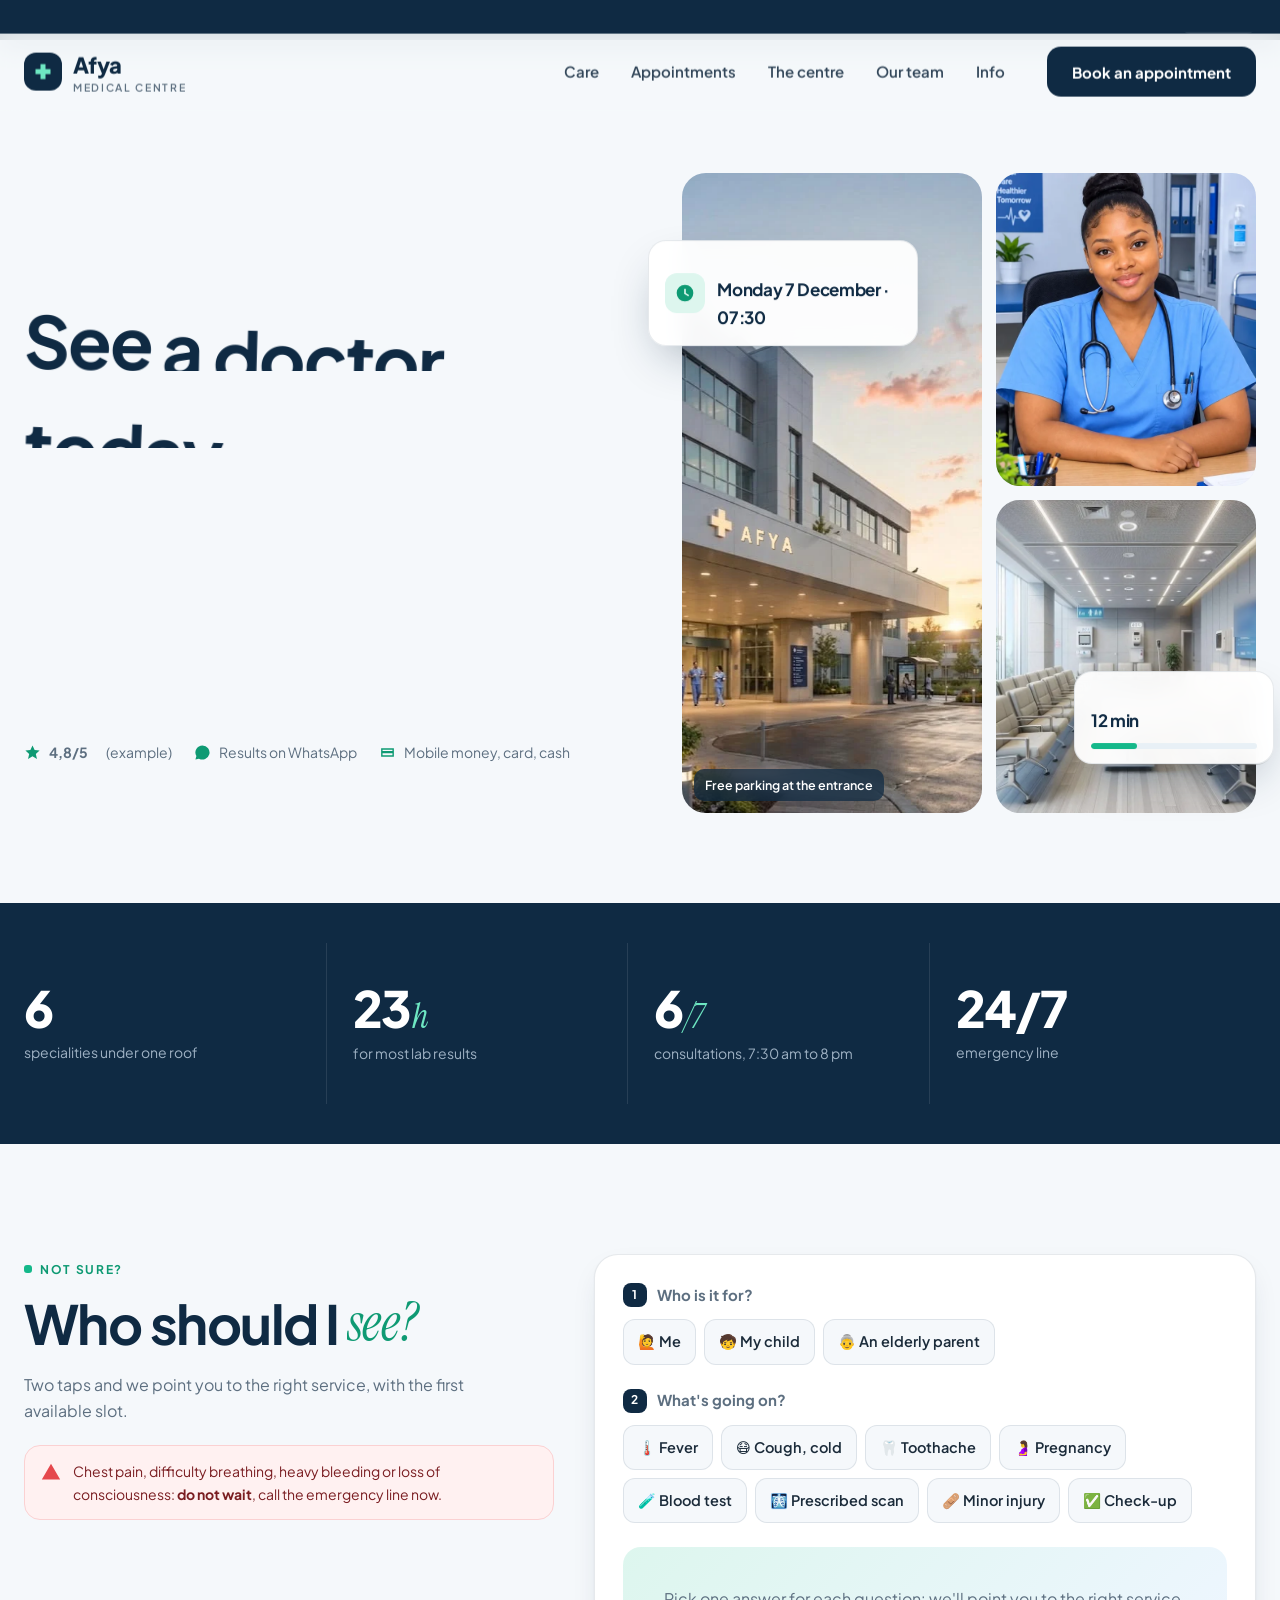
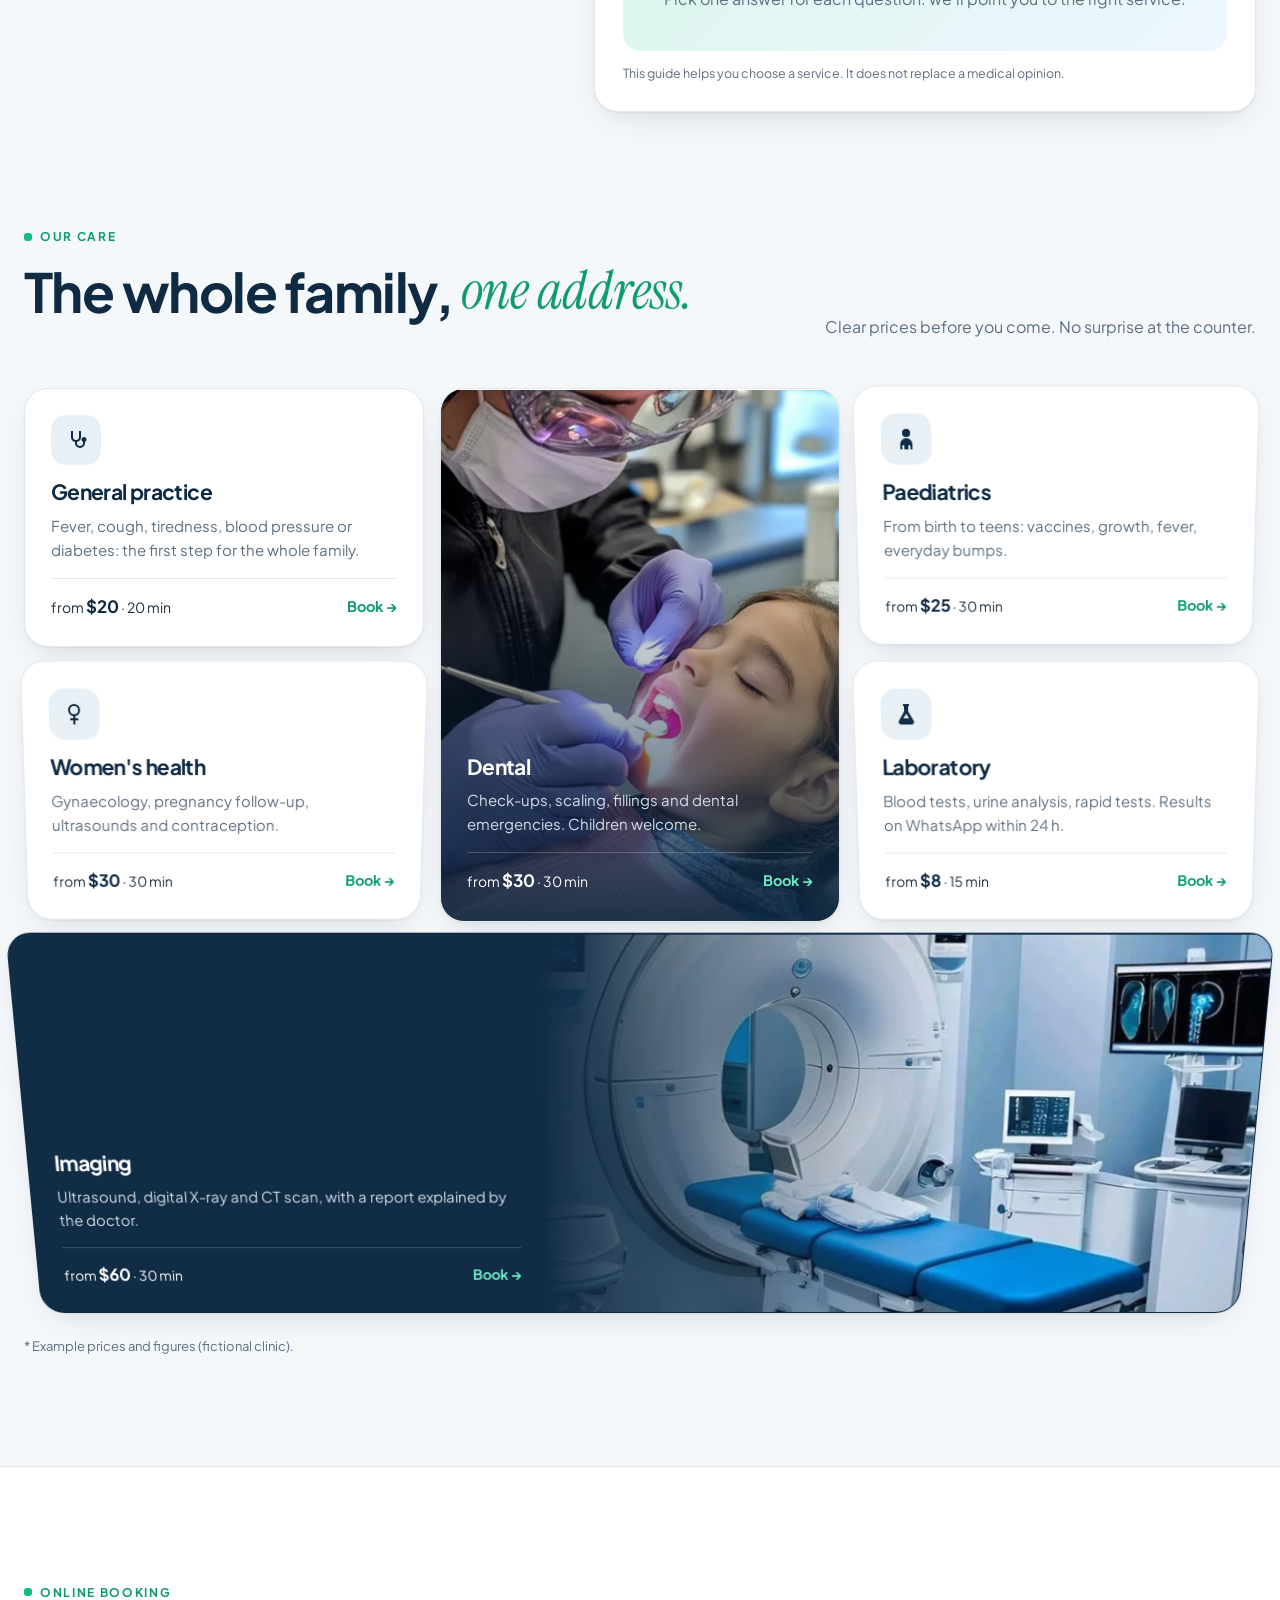
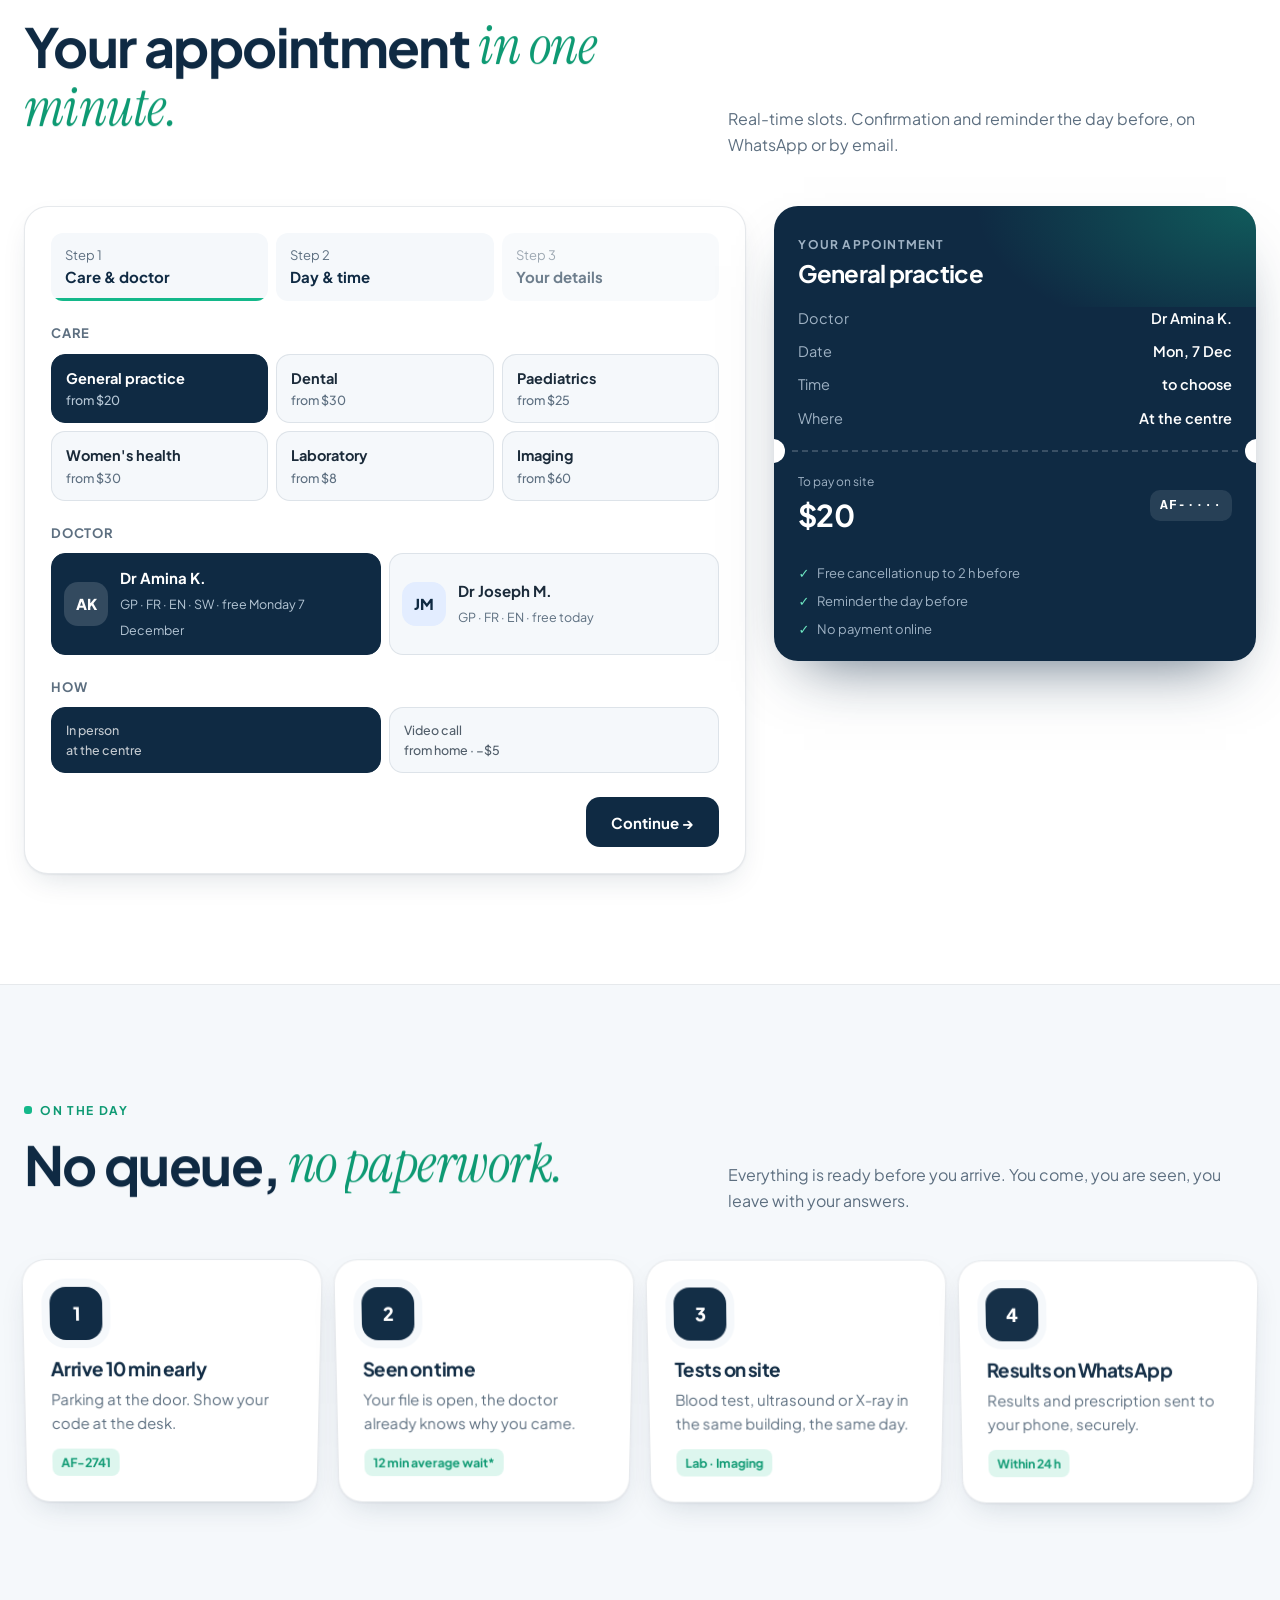
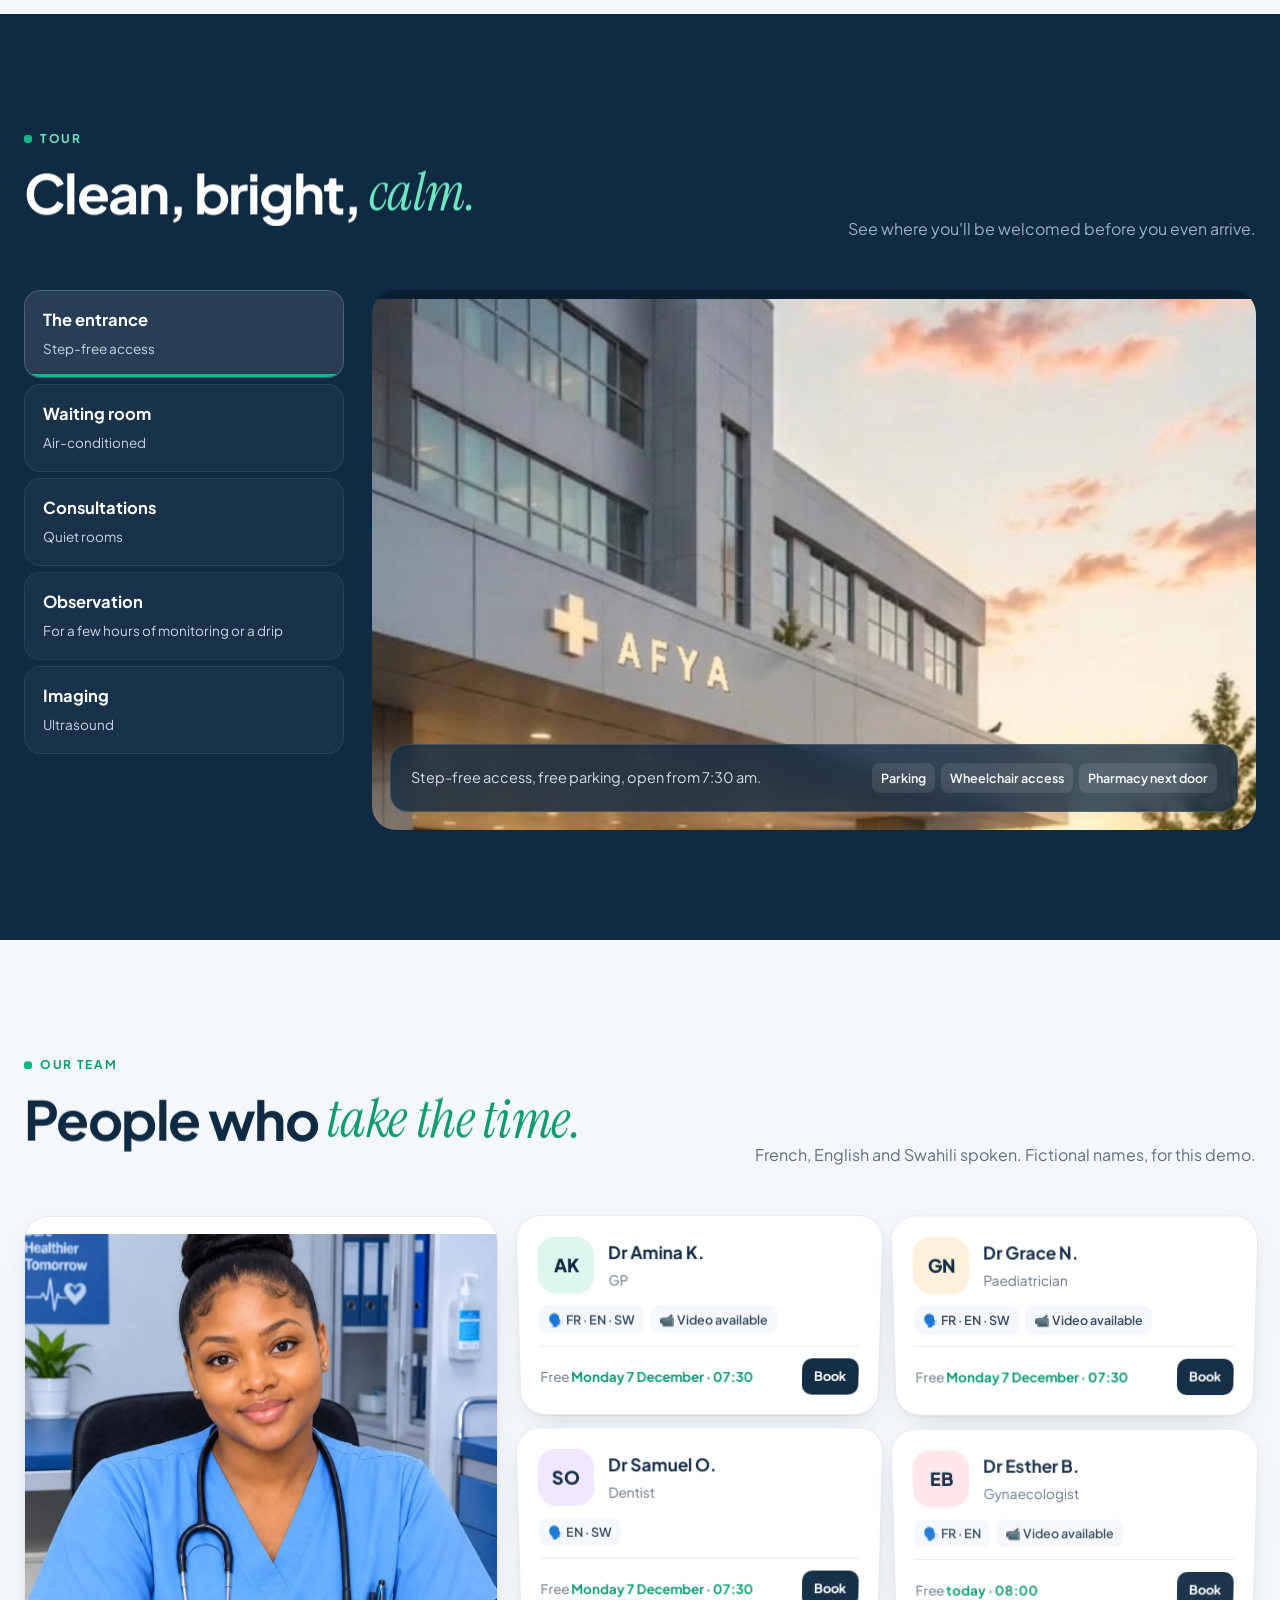
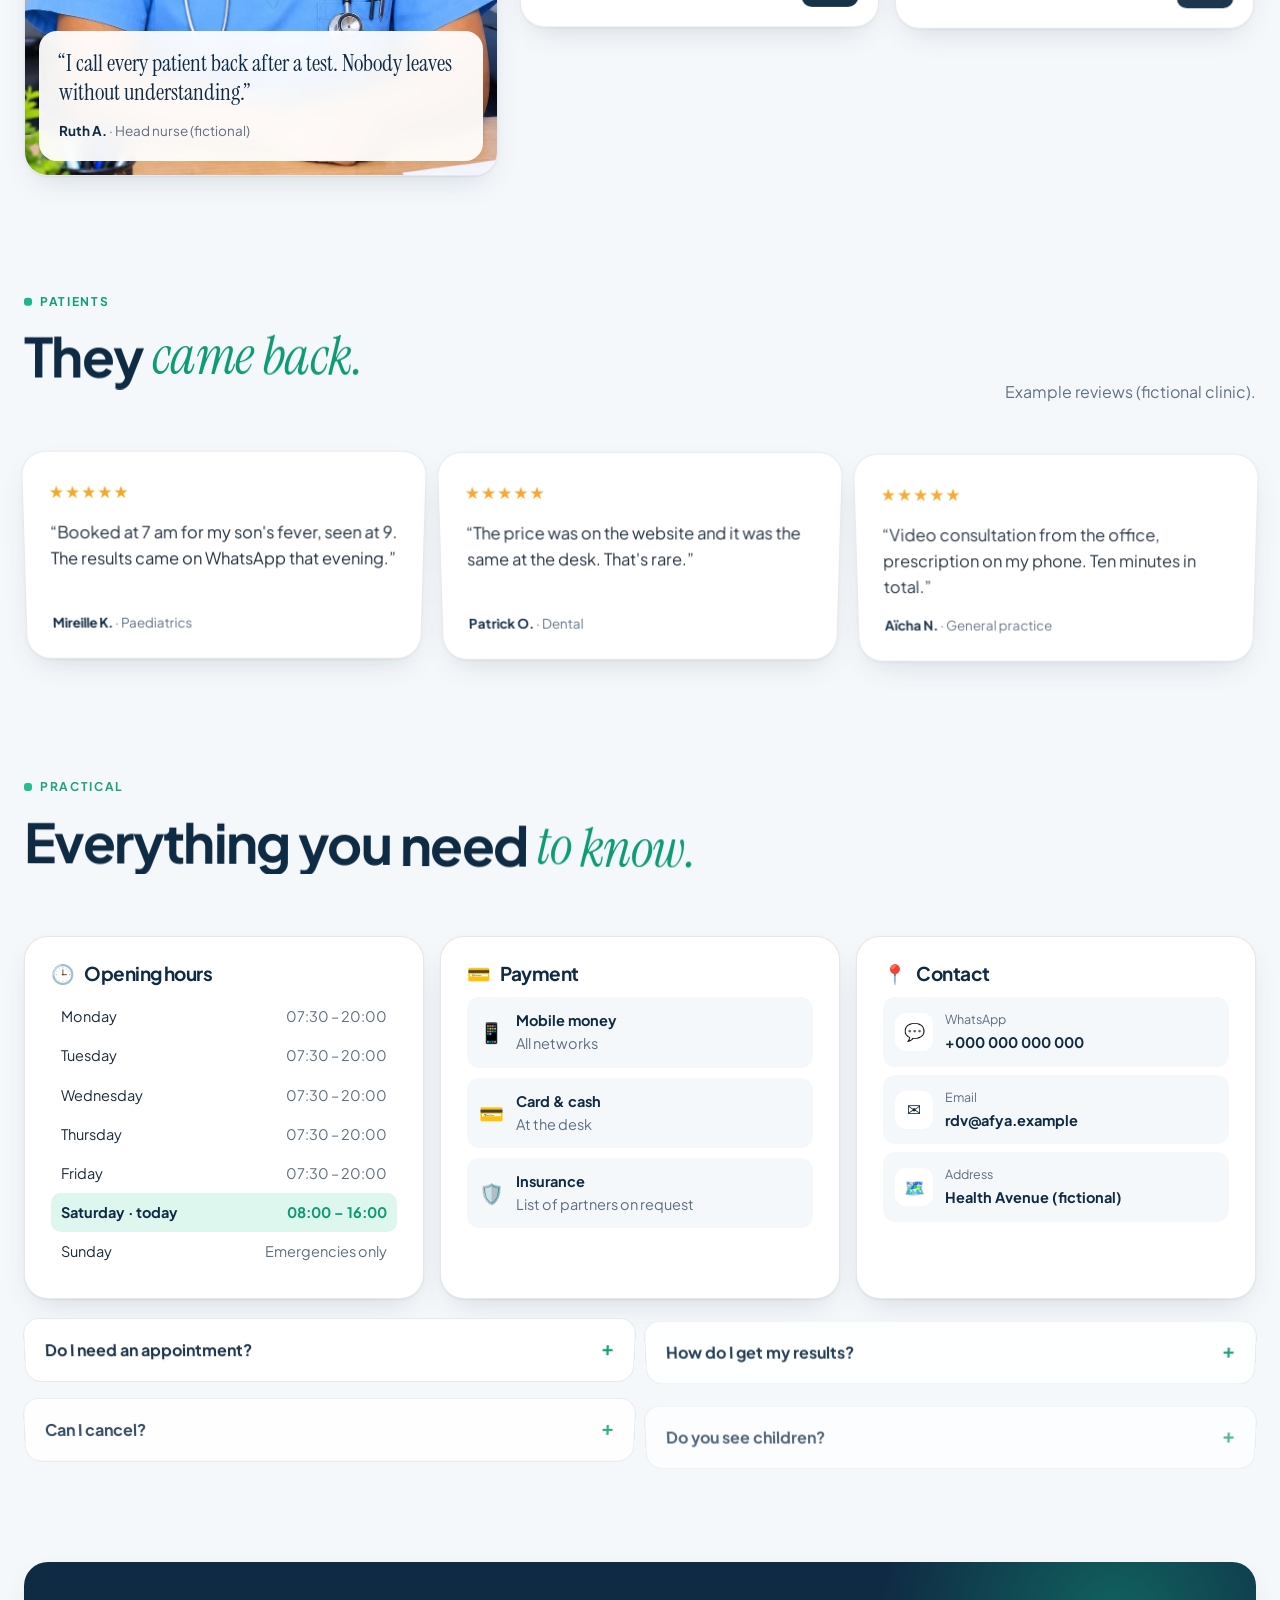
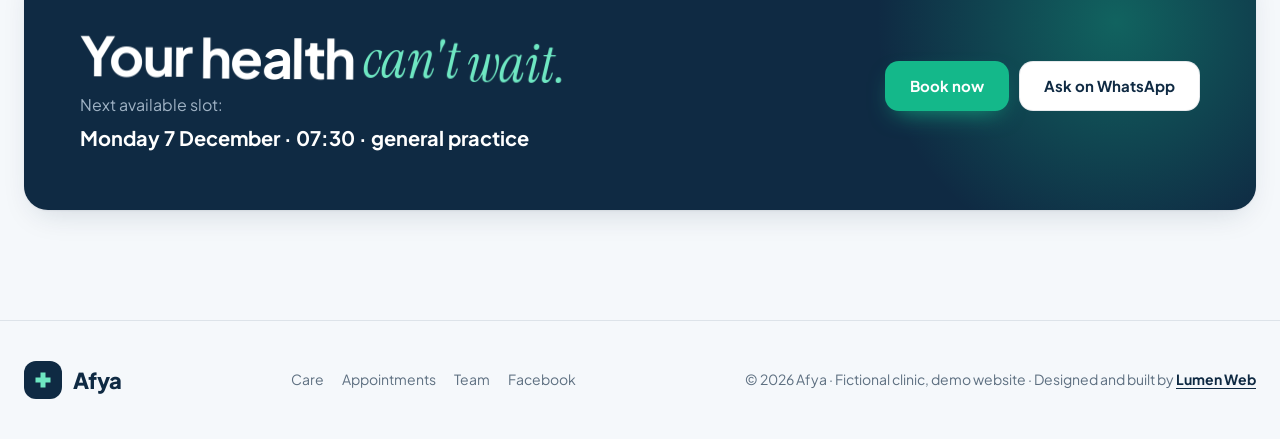
<file: demos/afya/index.html>
<!doctype html>
<html lang="fr">
<head>
<meta charset="utf-8">
<meta name="viewport" content="width=device-width, initial-scale=1, viewport-fit=cover">
<title>Afya · Centre médical · Rendez-vous en ligne en 1 minute</title>
<meta name="description" content="Afya, centre médical de famille : médecine générale, pédiatrie, dentaire, imagerie et laboratoire. Rendez-vous en ligne en 1 minute, résultats sur WhatsApp, urgences 24 h/24.">
<meta name="robots" content="noindex">
<meta name="theme-color" content="#0F2A43">
<meta property="og:type" content="website">
<meta property="og:title" content="Afya · Un médecin aujourd'hui, pas dans trois semaines">
<meta property="og:description" content="Centre médical de famille. Rendez-vous en ligne, résultats sur WhatsApp.">
<meta property="og:image" content="img/exterieur-l.webp">
<link rel="icon" href="../../favicon.png">
<link rel="preload" as="image" href="img/exterieur-l.webp">
<link rel="preconnect" href="https://fonts.googleapis.com"><link rel="preconnect" href="https://fonts.gstatic.com" crossorigin>
<link href="https://fonts.googleapis.com/css2?family=Plus+Jakarta+Sans:wght@400;500;600;700;800&family=Instrument+Serif:ital@0;1&display=swap" rel="stylesheet">
<script type="application/ld+json">
{"@context":"https://schema.org","@type":"MedicalClinic","name":"Afya, centre médical","description":"Centre médical de famille (site de démonstration, établissement fictif).","medicalSpecialty":["PrimaryCare","Pediatric","Dentistry","Radiography","Gynecologic"],"openingHours":["Mo-Fr 07:30-20:00","Sa 08:00-16:00"],"isAcceptingNewPatients":true}
</script>
<style>
  /* Direction artistique « clinique lumineuse » : 60 % porcelaine · 30 % bleu encre · 10 % menthe.
     Interface d'application : cartes, pastilles, indicateurs en direct. (Nyanja est chaleureux, Pwani est éditorial ; Afya est un outil.) */
  :root{--porc:#F5F8FB;--porc2:#E8F0F6;--blanc:#fff;--encre:#0F2A43;--encre2:#163a5a;--texte:#1B2B3A;--doux:#5D6F80;--menthe:#14B88A;--menthe2:#0E9A73;--mentheC:#DDF6EE;
        --urg:#E5484D;--filet:rgba(15,42,67,.1);--ombre:0 1px 2px rgba(15,42,67,.06),0 12px 32px -12px rgba(15,42,67,.18);
        --sans:"Plus Jakarta Sans",system-ui,-apple-system,sans-serif;--serif:"Instrument Serif",Georgia,serif;--r:24px}
  *{margin:0;padding:0;box-sizing:border-box}
  [hidden]{display:none!important}
  html{scroll-behavior:smooth}
  body{font-family:var(--sans);background:var(--porc);color:var(--texte);line-height:1.6;-webkit-font-smoothing:antialiased;overflow-x:clip;font-size:16px}
  img{display:block;max-width:100%;height:auto}a{color:inherit;text-decoration:none}button,input,select,textarea{font:inherit;color:inherit}
  .bloc{width:min(1240px,100% - 48px);margin-inline:auto}
  :focus-visible{outline:2.5px solid var(--menthe);outline-offset:3px;border-radius:10px}
  .passer{position:absolute;left:-999px}.passer:focus{left:16px;top:16px;z-index:99;background:var(--encre);color:#fff;padding:10px 16px;border-radius:10px}
  h1,h2,h3{font-weight:700;letter-spacing:-.03em;line-height:1.08;color:var(--encre)}
  h1 em,h2 em{font-family:var(--serif);font-weight:400;font-style:italic;letter-spacing:-.01em;color:var(--menthe2)}
  h2{font-size:clamp(32px,4.4vw,54px);margin:14px 0 16px}
  .sur{display:inline-flex;align-items:center;gap:8px;font:700 12px var(--sans);letter-spacing:.14em;text-transform:uppercase;color:var(--menthe2)}
  .sur::before{content:"";width:8px;height:8px;border-radius:3px;background:var(--menthe)}
  .tete{display:flex;justify-content:space-between;align-items:flex-end;gap:30px;margin-bottom:48px}.tete p{max-width:44ch;color:var(--doux)}
  section{padding:110px 0}
  .btn{display:inline-flex;align-items:center;justify-content:center;gap:10px;min-height:50px;padding:0 24px;border-radius:14px;border:1.5px solid transparent;font:700 15px var(--sans);cursor:pointer;transition:transform .2s,background .2s,box-shadow .2s,color .2s;white-space:nowrap}
  .btn:hover{transform:translateY(-2px)}
  .btn.p{background:var(--menthe);color:#fff;box-shadow:0 10px 24px -10px rgba(20,184,138,.8)}.btn.p:hover{background:var(--menthe2)}
  .btn.e{background:var(--encre);color:#fff}.btn.e:hover{background:var(--encre2)}
  .btn.c{background:var(--blanc);color:var(--encre);border-color:var(--filet)}.btn.c:hover{border-color:var(--encre)}
  .btn svg{width:18px;height:18px;fill:currentColor}
  .carte{background:var(--blanc);border-radius:var(--r);box-shadow:var(--ombre);border:1px solid var(--filet)}
  .pouls{width:9px;height:9px;border-radius:50%;background:var(--menthe);box-shadow:0 0 0 0 rgba(20,184,138,.6);animation:pouls 1.8s infinite;flex:none}
  .pouls.ferme{background:#F59E0B;animation:none}
  @keyframes pouls{70%{box-shadow:0 0 0 9px rgba(20,184,138,0)}100%{box-shadow:0 0 0 0 rgba(20,184,138,0)}}

  /* Bandeau du haut */
  .bandeau{background:var(--encre);color:#C9D6E2;font-size:13px}
  .bandeau .bloc{display:flex;align-items:center;justify-content:space-between;gap:16px;min-height:40px}
  .bandeau .etat{display:flex;align-items:center;gap:9px}.bandeau b{color:#fff;font-weight:600}
  .bandeau a.urg{display:inline-flex;align-items:center;gap:8px;color:#fff;font-weight:600}.bandeau a.urg i{font-style:normal;background:var(--urg);border-radius:6px;padding:1px 7px;font-size:11px;letter-spacing:.06em}
  .lg{display:flex;gap:2px;background:rgba(255,255,255,.08);border-radius:9px;padding:3px}
  .lg button{background:none;border:0;cursor:pointer;padding:3px 9px;border-radius:7px;font:700 11.5px var(--sans);color:#C9D6E2}
  .lg button.on{background:#fff;color:var(--encre)}

  /* En-tête */
  header{position:sticky;top:0;z-index:50;background:rgba(245,248,251,.86);backdrop-filter:blur(14px);-webkit-backdrop-filter:blur(14px);border-bottom:1px solid transparent;transition:border-color .3s,box-shadow .3s}
  header.defile{border-color:var(--filet);box-shadow:0 8px 24px -18px rgba(15,42,67,.4)}
  header .bloc{display:flex;align-items:center;gap:28px;height:76px}
  .logo{display:flex;align-items:center;gap:11px;font:800 22px var(--sans);letter-spacing:-.03em;color:var(--encre)}
  .logo .m{width:38px;height:38px;border-radius:12px;background:var(--encre);display:grid;place-items:center}
  .logo .m svg{width:20px;height:20px}
  .logo small{display:block;font:600 10.5px var(--sans);letter-spacing:.16em;text-transform:uppercase;color:var(--doux);margin-top:2px}
  header nav.g{display:flex;gap:4px;margin-left:auto}
  header nav.g a{padding:9px 14px;border-radius:10px;font-weight:600;font-size:15px;color:#33475A;transition:background .2s}
  header nav.g a:hover{background:var(--porc2);color:var(--encre)}
  .burger{display:none;background:var(--blanc);border:1px solid var(--filet);border-radius:12px;width:46px;height:46px;cursor:pointer;margin-left:auto;place-items:center}
  .burger i,.burger i::before{display:block;width:18px;height:2px;border-radius:2px;background:var(--encre);position:relative;transition:transform .3s}
  .burger i::before{content:"";position:absolute;top:6px}
  .burger[aria-expanded=true] i{transform:translateY(3px) rotate(45deg)}.burger[aria-expanded=true] i::before{top:0;transform:rotate(-90deg)}

  /* Accueil */
  .hero{padding:56px 0 90px;position:relative}
  .hero .bloc{display:grid;grid-template-columns:1.05fr 1fr;gap:56px;align-items:center}
  .demo-pastille{display:inline-flex;align-items:center;gap:8px;background:var(--blanc);border:1px solid var(--filet);border-radius:999px;padding:6px 14px 6px 8px;font-size:13px;color:var(--doux);margin-bottom:26px}
  .demo-pastille b{background:var(--mentheC);color:var(--menthe2);border-radius:999px;padding:2px 9px;font-size:11.5px;letter-spacing:.04em}
  .demo-pastille a{color:var(--encre);font-weight:700;text-decoration:underline;text-underline-offset:3px}
  .hero h1{font-size:clamp(42px,5.6vw,76px);margin-bottom:22px}
  .hero h1 em{display:inline}
  .hero .intro{font-size:18.5px;color:var(--doux);max-width:46ch;margin-bottom:30px}
  .rapide{display:grid;grid-template-columns:1.35fr 1fr auto;gap:8px;background:var(--blanc);border-radius:20px;padding:8px;box-shadow:var(--ombre);border:1px solid var(--filet);max-width:600px}
  .rapide label{display:block;padding:8px 12px;border-radius:14px;transition:background .2s;cursor:pointer}.rapide label:hover{background:var(--porc)}
  .rapide small{display:block;font-size:11.5px;font-weight:700;letter-spacing:.06em;text-transform:uppercase;color:var(--doux)}
  .rapide select{border:0;background:none;font-weight:700;font-size:16px;color:var(--encre);width:100%;cursor:pointer;padding:2px 0;outline:0}
  .rapide .btn{min-height:auto;border-radius:14px;padding:0 22px}
  .confiance{display:flex;flex-wrap:wrap;gap:10px 22px;margin-top:26px;font-size:14px;color:var(--doux)}
  .confiance span{display:inline-flex;align-items:center;gap:8px}.confiance svg{width:17px;height:17px;fill:var(--menthe2)}
  .bento{position:relative;display:grid;grid-template-columns:1.15fr 1fr;grid-template-rows:1fr 1fr;gap:14px;height:min(640px,78vh);min-height:520px}
  .bento .ph{border-radius:var(--r);overflow:hidden;position:relative;background:var(--porc2)}
  .bento .ph img{width:100%;height:100%;object-fit:cover}
  .bento .ph.haut{grid-row:1/3}
  .bento .ph .leg{position:absolute;left:12px;bottom:12px;background:rgba(15,42,67,.72);backdrop-filter:blur(8px);color:#fff;font-size:12.5px;font-weight:600;padding:6px 11px;border-radius:10px}
  .flot{position:absolute;background:rgba(255,255,255,.94);backdrop-filter:blur(10px);border-radius:18px;box-shadow:0 20px 50px -18px rgba(15,42,67,.45);border:1px solid var(--filet);padding:14px 16px;font-size:13.5px;z-index:2}
  .flot b{display:block;font-size:17px;color:var(--encre);letter-spacing:-.02em}
  .flot small{color:var(--doux)}
  .flot.f1{left:-34px;top:12%;display:flex;gap:12px;align-items:center;max-width:270px}
  .flot.f2{right:-18px;bottom:9%;min-width:200px}
  .flot .ico{width:40px;height:40px;border-radius:12px;background:var(--mentheC);display:grid;place-items:center;flex:none}.flot .ico svg{width:20px;height:20px;fill:var(--menthe2)}
  .jauge{height:6px;background:var(--porc2);border-radius:9px;margin-top:9px;overflow:hidden}.jauge i{display:block;height:100%;width:28%;background:var(--menthe);border-radius:9px}

  /* Chiffres */
  .chiffres{background:var(--encre);color:#fff;padding:0}
  .chiffres .bloc{display:grid;grid-template-columns:repeat(4,1fr)}
  .chiffres div{padding:40px 26px;border-left:1px solid rgba(255,255,255,.1)}.chiffres div:first-child{border-left:0;padding-left:0}
  .chiffres b{display:block;font-size:clamp(34px,4vw,50px);font-weight:800;letter-spacing:-.04em;line-height:1}
  .chiffres b em{font-family:var(--serif);font-weight:400;color:#6EE7C2;font-size:.7em;margin-left:2px}
  .chiffres div>span{color:#9FB2C4;font-size:14px;display:block;margin-top:8px}

  /* Orienteur */
  .orient{display:grid;grid-template-columns:1fr 1.25fr;gap:40px;align-items:start}
  .orient .gauche p{color:var(--doux);margin-bottom:22px;max-width:40ch}
  .alerte{display:flex;gap:12px;background:#FFF1F1;border:1px solid #FBD1D2;color:#7A1D21;border-radius:16px;padding:14px 16px;font-size:14px}
  .alerte svg{width:20px;height:20px;fill:var(--urg);flex:none;margin-top:2px}.alerte a{font-weight:700;text-decoration:underline}
  .o-carte{padding:28px}
  .o-etape{margin-bottom:24px}.o-etape h3{font-size:15px;font-weight:700;letter-spacing:0;color:var(--doux);margin-bottom:12px;display:flex;align-items:center;gap:10px}
  .o-etape h3 i{font-style:normal;width:24px;height:24px;border-radius:8px;background:var(--encre);color:#fff;display:grid;place-items:center;font-size:12px}
  .puces{display:flex;flex-wrap:wrap;gap:8px}
  .puces button{border:1.5px solid var(--filet);background:var(--porc);border-radius:12px;padding:10px 14px;font-weight:600;font-size:14.5px;cursor:pointer;transition:all .2s;display:inline-flex;align-items:center;gap:8px}
  .puces button:hover{border-color:var(--encre)}
  .puces button[aria-pressed=true]{background:var(--encre);border-color:var(--encre);color:#fff}
  .o-res{border-radius:18px;background:linear-gradient(135deg,var(--mentheC),#EEF6FF);padding:22px;display:grid;grid-template-columns:auto 1fr auto;gap:16px;align-items:center;min-height:104px}
  .o-res .ico{width:52px;height:52px;border-radius:16px;background:#fff;display:grid;place-items:center;font-size:24px}
  .o-res b{display:block;font-size:19px;color:var(--encre);letter-spacing:-.02em}.o-res small{color:var(--doux);font-size:14px}
  .o-res.vide{grid-template-columns:1fr;color:var(--doux);text-align:center}
  .o-note{font-size:12.5px;color:var(--doux);margin-top:12px}

  /* Soins */
  .soins{display:grid;grid-template-columns:repeat(3,1fr);gap:16px}
  .soin{padding:26px;display:flex;flex-direction:column;gap:10px;transition:transform .3s,box-shadow .3s;position:relative;overflow:hidden}
  .soin:hover{transform:translateY(-4px);box-shadow:0 1px 2px rgba(15,42,67,.06),0 24px 50px -20px rgba(15,42,67,.3)}
  .soin .ico{width:50px;height:50px;border-radius:15px;background:var(--porc2);display:grid;place-items:center;margin-bottom:6px}.soin .ico svg{width:24px;height:24px;fill:var(--encre)}
  .soin h3{font-size:21px}.soin p{color:var(--doux);font-size:15px;flex:1}
  .soin .bas{display:flex;justify-content:space-between;align-items:center;border-top:1px solid var(--filet);padding-top:14px;margin-top:6px;font-size:14px}
  .soin .bas b{font-size:17px;color:var(--encre)}.soin .bas button{background:none;border:0;font-weight:700;color:var(--menthe2);cursor:pointer;font-size:14.5px}
  .soin.photo{grid-row:span 2;padding:0;color:#fff;justify-content:flex-end;min-height:440px}
  .soin.photo.large{grid-column:1/-1;grid-row:auto;min-height:380px;background:var(--encre)}.soin.photo.large img{left:auto;width:58%;object-position:50% 45%}.soin.photo.large .txt{max-width:520px}
  .soin.photo.large::after{background:linear-gradient(90deg,var(--encre) 42%,rgba(15,42,67,.55) 55%,rgba(15,42,67,0) 75%)}
  @media (max-width:720px){.soin.photo.large img{width:100%}.soin.photo.large::after{background:linear-gradient(180deg,rgba(15,42,67,0) 30%,rgba(15,42,67,.95))}}
  .soin.photo img{position:absolute;inset:0;width:100%;height:100%;object-fit:cover}
  .soin.photo::after{content:"";position:absolute;inset:0;background:linear-gradient(180deg,rgba(15,42,67,0) 30%,rgba(15,42,67,.92))}
  .soin.photo .txt{position:relative;z-index:1;padding:26px;display:flex;flex-direction:column;gap:10px}
  .soin.photo h3{color:#fff}.soin.photo p{color:#D3DEE8}.soin.photo .bas{border-color:rgba(255,255,255,.2)}.soin.photo .bas b{color:#fff}.soin.photo .bas button{color:#6EE7C2}
  .note-ex{font-size:13px;color:var(--doux);margin-top:18px}

  /* Rendez-vous */
  #rdv{background:var(--blanc);border-block:1px solid var(--filet)}
  .rdv{display:grid;grid-template-columns:1.5fr 1fr;gap:28px;align-items:start}
  .etapes-rdv{display:flex;gap:8px;margin-bottom:22px}
  .etapes-rdv button{flex:1;border:0;background:var(--porc);border-radius:12px;padding:12px 14px;text-align:left;cursor:pointer;font-size:13px;color:var(--doux);position:relative;overflow:hidden}
  .etapes-rdv button b{display:block;font-size:15px;color:var(--encre)}
  .etapes-rdv button::after{content:"";position:absolute;left:0;bottom:0;height:3px;width:0;background:var(--menthe);transition:width .4s}
  .etapes-rdv button.on::after,.etapes-rdv button.fait::after{width:100%}
  .etapes-rdv button:disabled{cursor:not-allowed;opacity:.6}
  .panneau{display:none}.panneau.on{display:block;animation:entre .4s ease}
  @keyframes entre{from{opacity:0;transform:translateY(10px)}}
  .lbl{font-size:13px;font-weight:700;letter-spacing:.06em;text-transform:uppercase;color:var(--doux);margin:22px 0 10px}.lbl:first-child{margin-top:0}
  .services-rdv{display:grid;grid-template-columns:repeat(3,1fr);gap:8px}
  .services-rdv button,.medecins button,.jours button,.creneaux button,.mode button{border:1.5px solid var(--filet);background:var(--porc);border-radius:14px;cursor:pointer;transition:all .2s;text-align:left}
  .services-rdv button{padding:12px 14px;font-weight:700;font-size:14.5px}.services-rdv button span{display:block;font-weight:500;color:var(--doux);font-size:12.5px}
  .services-rdv button:hover,.medecins button:hover,.jours button:hover:not(:disabled),.creneaux button:hover:not(:disabled),.mode button:hover{border-color:var(--encre)}
  .services-rdv [aria-checked=true],.medecins [aria-checked=true],.jours [aria-checked=true],.creneaux [aria-checked=true],.mode [aria-checked=true]{background:var(--encre);border-color:var(--encre);color:#fff}
  .services-rdv [aria-checked=true] span,.medecins [aria-checked=true] small{color:#B6C7D6}
  .medecins{display:grid;grid-template-columns:repeat(2,1fr);gap:8px}
  .medecins button{display:flex;gap:12px;align-items:center;padding:12px}
  .pp{width:44px;height:44px;border-radius:14px;display:grid;place-items:center;font-weight:800;font-size:15px;flex:none;color:var(--encre);background:var(--mentheC)}
  .medecins [aria-checked=true] .pp{background:rgba(255,255,255,.15)!important;color:#fff}
  .medecins b{display:block;font-size:15px}.medecins small{color:var(--doux);font-size:12.5px}
  .mode{display:flex;gap:8px}.mode button{flex:1;padding:12px 14px;font-weight:700;font-size:14.5px}.mode button span{display:block;font-weight:500;font-size:12.5px;opacity:.75}
  .jours{display:grid;grid-template-columns:repeat(7,1fr);gap:6px}
  .jours button{padding:10px 4px;text-align:center;font-size:12px;color:var(--doux)}.jours button b{display:block;font-size:19px;color:var(--encre)}
  .jours [aria-checked=true] b{color:#fff}.jours button:disabled{opacity:.4;cursor:not-allowed;text-decoration:line-through}
  .jours button small{display:block;font-size:10.5px;color:var(--menthe2);font-weight:700}.jours [aria-checked=true] small{color:#6EE7C2}
  .creneaux{display:grid;grid-template-columns:repeat(6,1fr);gap:6px}
  .creneaux button{padding:10px 0;text-align:center;font-weight:700;font-size:14px}
  .creneaux button:disabled{opacity:.35;cursor:not-allowed;text-decoration:line-through;font-weight:500}
  .creneaux .vide{grid-column:1/-1;color:var(--doux);font-size:14px;padding:14px;background:var(--porc);border-radius:12px;text-align:center}
  .champs{display:grid;grid-template-columns:1fr 1fr;gap:12px}
  .champ{display:flex;flex-direction:column;gap:6px}.champ.large{grid-column:1/-1}
  .champ label{font-size:13.5px;font-weight:700;color:var(--encre)}
  .champ input,.champ textarea,.champ select{border:1.5px solid var(--filet);background:var(--porc);border-radius:12px;padding:13px 14px;font-size:16px;outline:0;transition:border-color .2s,background .2s;resize:vertical}
  .champ input:focus,.champ textarea:focus{border-color:var(--menthe);background:#fff}
  .champ .err{font-size:12.5px;color:var(--urg);min-height:0}.champ.ko input{border-color:var(--urg)}
  .coche{display:flex;gap:10px;align-items:flex-start;font-size:14px;color:var(--doux);grid-column:1/-1;cursor:pointer}.coche input{width:18px;height:18px;accent-color:var(--menthe);margin-top:2px}
  .nav-rdv{display:flex;justify-content:space-between;gap:10px;margin-top:24px;flex-wrap:wrap}
  .nav-rdv .envois{display:flex;gap:8px;flex-wrap:wrap}
  .ticket{position:sticky;top:100px;background:var(--encre);color:#fff;border-radius:var(--r);overflow:hidden;box-shadow:0 30px 60px -30px rgba(15,42,67,.7)}
  .ticket .t-haut{padding:24px 24px 20px;background:radial-gradient(400px 200px at 100% 0%,rgba(20,184,138,.35),transparent 70%)}
  .ticket .t-haut small{color:#9FB2C4;font-size:12px;font-weight:700;letter-spacing:.1em;text-transform:uppercase}
  .ticket .t-haut h3{color:#fff;font-size:24px;margin-top:6px}
  .ticket dl{display:grid;grid-template-columns:auto 1fr;gap:10px 16px;padding:0 24px 20px;font-size:14.5px}
  .ticket dt{color:#9FB2C4}.ticket dd{text-align:right;font-weight:600}
  .ticket .coupe{position:relative;border-top:2px dashed rgba(255,255,255,.18);margin:0 18px}
  .ticket .coupe::before,.ticket .coupe::after{content:"";position:absolute;top:-13px;width:24px;height:24px;border-radius:50%;background:var(--blanc)}
  .ticket .coupe::before{left:-31px}.ticket .coupe::after{right:-31px}
  .ticket .t-bas{padding:20px 24px 24px;display:flex;justify-content:space-between;align-items:center;gap:14px}
  .ticket .prix b{font-size:30px;letter-spacing:-.03em}.ticket .prix small{display:block;color:#9FB2C4;font-size:12px}
  .code{font:700 13px ui-monospace,Menlo,monospace;background:rgba(255,255,255,.1);padding:8px 10px;border-radius:10px;letter-spacing:.08em}
  .ticket .plus{padding:0 24px 22px;font-size:13px;color:#9FB2C4;display:grid;gap:7px}
  .ticket .plus span{display:flex;gap:8px;align-items:center}.ticket .plus span::before{content:"✓";color:#6EE7C2;font-weight:800}

  /* Le jour J */
  .etapes{display:grid;grid-template-columns:repeat(4,1fr);gap:16px;position:relative}
  .etape{padding:26px;position:relative}
  .etape .n{width:52px;height:52px;border-radius:16px;background:var(--encre);color:#fff;display:grid;place-items:center;font-weight:800;font-size:18px;margin-bottom:18px;position:relative;z-index:1;box-shadow:0 0 0 8px var(--porc)}
  .etape h3{font-size:19px;margin-bottom:8px}.etape p{color:var(--doux);font-size:15px}
  .etape .tag{display:inline-block;margin-top:14px;font-size:12.5px;font-weight:700;color:var(--menthe2);background:var(--mentheC);border-radius:8px;padding:4px 9px}

  /* Visite du centre */
  #centre{background:var(--encre);color:#fff}
  #centre h2{color:#fff}#centre h2 em{color:#6EE7C2}#centre .tete p{color:#9FB2C4}#centre .sur{color:#6EE7C2}
  .visite{display:grid;grid-template-columns:320px 1fr;gap:28px;align-items:stretch}
  .onglets{display:flex;flex-direction:column;gap:6px}
  .onglets button{text-align:left;background:rgba(255,255,255,.04);border:1px solid rgba(255,255,255,.08);color:#C9D6E2;border-radius:16px;padding:16px 18px;cursor:pointer;position:relative;overflow:hidden;transition:background .3s}
  .onglets button b{display:block;color:#fff;font-size:16.5px;margin-bottom:2px}.onglets button span{font-size:13.5px}
  .onglets button i{position:absolute;left:0;bottom:0;height:3px;width:0;background:var(--menthe)}
  .onglets button.on{background:rgba(255,255,255,.1);border-color:rgba(255,255,255,.18)}
  .onglets button.on i{animation:barreV 6s linear forwards}.visite.pause .onglets button.on i{animation-play-state:paused}
  @keyframes barreV{to{width:100%}}
  .scene{position:relative;border-radius:var(--r);overflow:hidden;min-height:540px;background:#0b1f33}
  .scene img{position:absolute;inset:0;width:100%;height:100%;object-fit:cover;opacity:0;transform:scale(1.06);transition:opacity .9s,transform 6s ease-out}
  .scene img.on{opacity:1;transform:scale(1)}
  .scene .info{position:absolute;left:18px;right:18px;bottom:18px;background:rgba(15,42,67,.78);backdrop-filter:blur(12px);border:1px solid rgba(255,255,255,.12);border-radius:18px;padding:18px 20px;display:flex;justify-content:space-between;gap:16px;align-items:center;flex-wrap:wrap}
  .scene .info p{color:#D3DEE8;font-size:14.5px;max-width:52ch}
  .scene .info ul{display:flex;gap:6px;flex-wrap:wrap;list-style:none}.scene .info li{font-size:12.5px;font-weight:600;background:rgba(255,255,255,.1);border-radius:8px;padding:5px 9px}

  /* Équipe */
  .equipe{display:grid;grid-template-columns:.9fr 1.4fr;gap:20px}
  .vedette{position:relative;overflow:hidden;min-height:560px;padding:0}
  .vedette img{position:absolute;inset:0;width:100%;height:100%;object-fit:cover;object-position:50% 20%}
  .vedette .txt{position:absolute;left:14px;right:14px;bottom:14px;background:rgba(255,255,255,.94);backdrop-filter:blur(10px);border-radius:18px;padding:18px 20px}
  .vedette blockquote{font-family:var(--serif);font-size:23px;line-height:1.25;color:var(--encre);margin-bottom:10px}
  .vedette small{color:var(--doux);font-size:13.5px}.vedette small b{color:var(--encre)}
  .docs{display:grid;grid-template-columns:1fr 1fr;gap:12px;align-content:start}
  .doc{padding:20px;display:flex;flex-direction:column;gap:12px}
  .doc .h{display:flex;gap:14px;align-items:center}.doc .pp{width:56px;height:56px;border-radius:18px;font-size:18px}
  .doc b{display:block;font-size:17px;color:var(--encre)}.doc .h small{color:var(--doux);font-size:13.5px}
  .doc .meta{display:flex;flex-wrap:wrap;gap:6px}.doc .meta span{font-size:12.5px;font-weight:600;background:var(--porc);border-radius:8px;padding:4px 9px;color:#33475A}
  .doc .dispo{display:flex;justify-content:space-between;align-items:center;border-top:1px solid var(--filet);padding-top:12px;font-size:13.5px;color:var(--doux)}
  .doc .dispo b{display:inline;font-size:13.5px;color:var(--menthe2)}
  .doc .dispo button{background:var(--encre);color:#fff;border:0;border-radius:10px;padding:8px 12px;font-weight:700;font-size:13px;cursor:pointer}

  /* Avis */
  .avis{display:grid;grid-template-columns:repeat(3,1fr);gap:16px}
  .avis-c{padding:26px;display:flex;flex-direction:column;gap:14px}
  .avis-c .et{color:#F5A524;letter-spacing:2px}.avis-c p{font-size:16.5px;color:var(--texte);flex:1}
  .avis-c small{color:var(--doux);font-size:13.5px}.avis-c small b{color:var(--encre)}

  /* Infos */
  .infos{display:grid;grid-template-columns:1fr 1fr 1fr;gap:16px}
  .infos .carte{padding:26px}
  .infos h3{font-size:19px;margin-bottom:14px;display:flex;align-items:center;gap:10px}
  .horaires{list-style:none;font-size:14.5px}
  .horaires li{display:flex;justify-content:space-between;padding:8px 10px;border-radius:10px}
  .horaires li.auj{background:var(--mentheC);font-weight:700;color:var(--encre)}
  .horaires li span:last-child{color:var(--doux)}.horaires li.auj span:last-child{color:var(--menthe2)}
  .paie{display:grid;gap:10px;font-size:14.5px;color:var(--doux)}
  .paie div{display:flex;gap:12px;align-items:center;background:var(--porc);border-radius:12px;padding:12px}
  .paie i{font-style:normal;font-size:20px}
  .paie b{color:var(--encre);display:block;font-size:14.5px}
  .contacts{display:grid;gap:8px}
  .contacts a{display:flex;gap:12px;align-items:center;padding:12px;border-radius:12px;background:var(--porc);transition:background .2s}
  .contacts a:hover{background:var(--porc2)}.contacts a i{font-style:normal;width:38px;height:38px;border-radius:11px;background:#fff;display:grid;place-items:center;font-size:17px}
  .contacts small{display:block;color:var(--doux);font-size:12.5px}.contacts b{color:var(--encre);font-size:14.5px}
  .faq{display:grid;grid-template-columns:1fr 1fr;gap:10px;margin-top:16px}
  .faq details{background:var(--blanc);border:1px solid var(--filet);border-radius:16px;padding:18px 20px}
  .faq summary{cursor:pointer;font-weight:700;color:var(--encre);list-style:none;display:flex;justify-content:space-between;gap:12px}
  .faq summary::-webkit-details-marker{display:none}.faq summary::after{content:"+";color:var(--menthe2);font-size:20px;line-height:1;transition:transform .3s}
  .faq details[open] summary::after{transform:rotate(45deg)}.faq details p{color:var(--doux);margin-top:10px;font-size:15px}

  /* Final + pied */
  .final{padding:0 0 110px}
  .final .carte{background:var(--encre);color:#fff;border:0;padding:56px;display:grid;grid-template-columns:1.3fr 1fr;gap:30px;align-items:center;position:relative;overflow:hidden}
  .final .carte::before{content:"";position:absolute;width:520px;height:520px;right:-120px;top:-200px;background:radial-gradient(circle,rgba(20,184,138,.4),transparent 65%)}
  .final h2{color:#fff;margin:0}.final h2 em{color:#6EE7C2}.final p{color:#9FB2C4;margin-top:12px}
  .final .act{display:flex;gap:10px;flex-wrap:wrap;justify-content:flex-end;position:relative}
  footer{border-top:1px solid var(--filet);padding:40px 0;font-size:14px;color:var(--doux)}
  footer .bloc{display:flex;justify-content:space-between;gap:20px;flex-wrap:wrap;align-items:center}
  footer nav{display:flex;gap:18px;flex-wrap:wrap}footer a:hover{color:var(--encre)}
  footer .credit a{color:var(--encre);font-weight:700;text-decoration:underline;text-underline-offset:3px}

  /* Bouton urgence flottant */
  .urg-f{position:fixed;right:18px;bottom:20px;z-index:60;display:inline-flex;align-items:center;gap:9px;background:var(--urg);color:#fff;border-radius:999px;padding:12px 18px 12px 14px;font-weight:800;font-size:14px;box-shadow:0 14px 30px -10px rgba(229,72,77,.8);transition:opacity .35s,transform .35s}
  .urg-f svg{width:18px;height:18px;fill:#fff}
  .urg-f.cache{opacity:0;pointer-events:none;transform:translateY(12px)}

  /* Fenêtre message (démo) */
  .modale{position:fixed;inset:0;z-index:120;background:rgba(8,22,36,.6);backdrop-filter:blur(6px);display:grid;place-items:center;padding:18px}
  .modale[hidden]{display:none}
  .m-boite{background:#fff;border-radius:24px;max-width:440px;width:100%;overflow:hidden;box-shadow:0 40px 90px rgba(0,0,0,.4);animation:entre .3s ease;max-height:92vh;display:flex;flex-direction:column}
  .m-tete{display:flex;gap:12px;align-items:center;padding:14px 18px;background:#075E54;color:#fff}
  .m-boite.mail .m-tete{background:var(--encre)}
  .m-tete .av{display:grid;place-items:center;font-weight:800;background:rgba(255,255,255,.18);color:#fff;width:40px;height:40px;border-radius:50%}
  .m-tete small{display:block;opacity:.8;font-size:12.5px}
  .m-fil{background:#ECE5DD;padding:18px;overflow:auto}
  .m-boite.mail .m-fil{background:var(--porc)}
  .bulle{background:#DCF8C6;border-radius:12px 0 12px 12px;padding:12px 14px;white-space:pre-line;font-size:14.5px;line-height:1.5;margin-left:auto;max-width:92%;box-shadow:0 1px 1px rgba(0,0,0,.1)}
  .m-boite.mail .bulle{background:#fff;border-radius:12px;max-width:100%}
  .bulle small{display:block;text-align:right;font-size:11px;color:#5d7d6d;margin-top:4px}
  .m-bas{padding:16px 18px 18px}.m-bas p{font-size:13.5px;color:var(--doux);margin-bottom:14px}
  .m-bas .act{display:flex;gap:8px;flex-wrap:wrap}.m-bas .btn{min-height:44px;font-size:14px;padding:0 16px}
  .ok-rdv{display:none;text-align:center;padding:10px 0 0}.ok-rdv.on{display:block}
  .ok-rdv .rond{width:64px;height:64px;border-radius:50%;background:var(--mentheC);display:grid;place-items:center;margin:0 auto 12px;font-size:30px;color:var(--menthe2)}

  @media (max-width:1080px){
    header nav.g{display:none}.burger{display:grid}
    header nav.g.ouvert{display:flex;position:fixed;left:12px;right:12px;top:126px;flex-direction:column;background:#fff;border-radius:20px;padding:10px;box-shadow:0 30px 60px -20px rgba(15,42,67,.45);border:1px solid var(--filet)}
    header nav.g.ouvert a{padding:14px 16px;font-size:17px}
    header .btn.rdv-h{display:none}
    .hero .bloc{grid-template-columns:1fr;gap:44px}
    .bento{height:520px}.flot.f1{left:10px}.flot.f2{right:10px}
    .chiffres .bloc{grid-template-columns:1fr 1fr}.chiffres div:nth-child(3){border-left:0;padding-left:0}.chiffres div:nth-child(n+3){border-top:1px solid rgba(255,255,255,.1)}
    .orient,.rdv,.equipe,.visite{grid-template-columns:1fr}
    .ticket{position:static}
    .soins{grid-template-columns:1fr 1fr}.soin.photo{grid-row:auto;min-height:380px}.soin.photo.large{min-height:360px}
    .etapes{grid-template-columns:1fr 1fr}
    .onglets{flex-direction:row;overflow-x:auto;scrollbar-width:none}.onglets button{flex:0 0 210px}
    .infos{grid-template-columns:1fr 1fr}.infos .carte:last-child{grid-column:1/-1}
    .avis{grid-template-columns:1fr}
    .final .carte{grid-template-columns:1fr;padding:40px 28px}.final .act{justify-content:flex-start}
  }
  @media (max-width:720px){
    section{padding:80px 0}.bloc{width:min(1240px,100% - 32px)}
    .bandeau .bloc{min-height:40px;font-size:12px;gap:8px}.bandeau .etat .det{display:none}.bandeau a.urg span{display:none}.bandeau a.urg i{font-size:10.5px;padding:3px 8px}
    .demo-pastille{font-size:12px;flex-wrap:wrap;border-radius:16px;row-gap:2px}
    header .bloc{height:66px}.logo{font-size:20px}.logo small{display:none}
    header nav.g.ouvert{top:112px}
    .hero{padding:32px 0 60px}.hero .intro{font-size:16.5px}
    .rapide{grid-template-columns:1fr 1fr}.rapide label:first-child{grid-column:1/-1}.rapide .btn{grid-column:1/-1;min-height:50px}
    .bento{height:auto;min-height:0;grid-template-columns:1fr 1fr;grid-template-rows:300px 180px}
    .bento .ph.haut{grid-row:auto;grid-column:1/-1}
    .flot{font-size:12.5px;padding:11px 13px}.flot b{font-size:15px}.flot.f1{top:14px;left:10px;max-width:230px}.flot.f2{bottom:auto;top:230px;right:10px;min-width:0}
    .chiffres div{padding:26px 14px}.chiffres div:nth-child(odd){padding-left:0;border-left:0}
    .tete{flex-direction:column;align-items:flex-start;margin-bottom:32px}
    .o-carte{padding:20px}.o-res{grid-template-columns:auto 1fr}.o-res .btn{grid-column:1/-1}
    .soins{grid-template-columns:1fr}
    .services-rdv{grid-template-columns:1fr 1fr}.medecins{grid-template-columns:1fr}
    .jours{grid-template-columns:repeat(7,minmax(0,1fr));gap:4px}.jours button{padding:8px 0;font-size:10.5px}.jours button b{font-size:16px}
    .creneaux{grid-template-columns:repeat(4,1fr)}
    .champs{grid-template-columns:1fr}
    .etapes-rdv button{padding:10px;font-size:11.5px}.etapes-rdv button b{font-size:13px}
    .nav-rdv,.nav-rdv .envois{flex-direction:column;width:100%}.nav-rdv .btn{width:100%}
    .etapes{grid-template-columns:1fr}
    .scene{min-height:420px}.scene .info{left:10px;right:10px;bottom:10px;padding:14px}
    .docs{grid-template-columns:1fr}.vedette{min-height:520px}
    .infos{grid-template-columns:1fr}
    .faq{grid-template-columns:1fr}
    .urg-f span{display:none}.urg-f{padding:14px}
  }
  @media (prefers-reduced-motion:reduce){*{animation:none!important;transition:none!important}html{scroll-behavior:auto}}
</style>
</head>
<body>
<a class="passer" href="#contenu" data-en="Skip to content">Aller au contenu</a>

<div class="bandeau">
  <div class="bloc">
    <div class="etat"><span class="pouls" id="etat-pouls"></span><span id="etat-txt">Ouvert maintenant</span></div>
    <a class="urg" href="#" data-contact="phone"><i data-en="URGENT 24/7">URGENCES 24 h/24</i> <span>+000 000 000</span></a>
    <div class="lg" role="group" aria-label="Langue / Language"><button type="button" data-l="fr">FR</button><button type="button" data-l="en">EN</button></div>
  </div>
</div>

<header>
  <div class="bloc">
    <a class="logo" href="#" aria-label="Afya, accueil"><span class="m"><svg viewBox="0 0 24 24" aria-hidden="true"><path fill="#6EE7C2" d="M9 3h6v6h6v6h-6v6H9v-6H3V9h6z"/></svg></span><span>Afya<small data-en="Medical centre">Centre médical</small></span></a>
    <nav class="g" aria-label="Menu principal">
      <a href="#soins" data-en="Care">Soins</a>
      <a href="#rdv" data-en="Appointments">Rendez-vous</a>
      <a href="#centre" data-en="The centre">Le centre</a>
      <a href="#equipe" data-en="Our team">Équipe</a>
      <a href="#infos" data-en="Info">Infos</a>
    </nav>
    <a class="btn e rdv-h" href="#rdv" data-en="Book an appointment">Prendre rendez-vous</a>
    <button class="burger" type="button" aria-label="Ouvrir le menu" aria-expanded="false"><i></i></button>
  </div>
</header>

<main id="contenu">
  <!-- Accueil -->
  <section class="hero">
    <div class="bloc">
      <div>
        <p class="demo-pastille"><b data-en="DEMO">DÉMO</b> <span data-en="Fictional clinic by Lumen Web ·">Clinique fictive par Lumen Web ·</span> <a href="../../?utm_campaign=demo-afya#commander" data-en="I want the same">Je veux la même</a></p>
        <h1 data-en="See a doctor today, <em>not in three weeks.</em>">Un médecin aujourd'hui, <em>pas dans trois semaines.</em></h1>
        <p class="intro" data-en="General practice, children, dental, imaging and lab under one roof. Book online in one minute, get your results on WhatsApp.">Médecine générale, enfants, dentaire, imagerie et laboratoire sous le même toit. Réservez en ligne en une minute, recevez vos résultats sur WhatsApp.</p>
        <form class="rapide" id="rapide" aria-label="Trouver un créneau">
          <label><small data-en="Care">Soin</small><select id="q-soin" aria-label="Soin"></select></label>
          <label><small data-en="When">Quand</small><select id="q-quand" aria-label="Quand"><option value="0" data-en="Today">Aujourd'hui</option><option value="1" data-en="Tomorrow">Demain</option><option value="2" data-en="This week">Cette semaine</option></select></label>
          <button class="btn p" type="submit"><svg viewBox="0 0 24 24" aria-hidden="true"><path d="M10 3a7 7 0 0 1 5.6 11.2l4.6 4.6-1.4 1.4-4.6-4.6A7 7 0 1 1 10 3Zm0 2a5 5 0 1 0 0 10 5 5 0 0 0 0-10Z"/></svg><span data-en="See slots">Voir les créneaux</span></button>
        </form>
        <div class="confiance">
          <span><svg viewBox="0 0 24 24"><path d="M12 2 15 8.6l7 .7-5.3 4.7 1.6 7L12 17.3 5.7 21l1.6-7L2 9.3l7-.7z"/></svg><b>4,8/5</b>&nbsp;<span data-en="(example)">(exemple)</span></span>
          <span><svg viewBox="0 0 24 24"><path d="M12 2a10 10 0 0 0-8.6 15.1L2 22l5-1.3A10 10 0 1 0 12 2Z"/></svg><span data-en="Results on WhatsApp">Résultats sur WhatsApp</span></span>
          <span><svg viewBox="0 0 24 24"><path d="M3 6h18v12H3zm2 2v2h14V8zm0 5v3h14v-3z"/></svg><span data-en="Mobile money, card, cash">Mobile money, carte, espèces</span></span>
        </div>
      </div>
      <div class="bento">
        <div class="ph haut"><img src="img/exterieur-l.webp" width="577" height="960" alt="Entrée du centre médical au coucher du soleil" fetchpriority="high"><span class="leg" data-en="Free parking at the entrance">Parking gratuit devant l'entrée</span></div>
        <div class="ph"><img src="img/equipe-s.webp" width="640" height="960" alt="Infirmière souriante à son bureau" style="object-position:50% 22%"></div>
        <div class="ph"><img src="img/attente-s.webp" width="640" height="640" alt="Salle d'attente lumineuse"></div>
        <div class="flot f1"><span class="ico"><svg viewBox="0 0 24 24"><path d="M12 2a10 10 0 1 1 0 20 10 10 0 0 1 0-20Zm1 5h-2v6l5 3 1-1.7-4-2.3z"/></svg></span><div><small data-en="Next available slot">Prochain créneau libre</small><b id="prochain">—</b></div></div>
        <div class="flot f2"><small data-en="Average waiting time*">Attente moyenne*</small><b>12 min</b><div class="jauge"><i></i></div></div>
      </div>
    </div>
  </section>

  <!-- Chiffres -->
  <section class="chiffres" aria-label="Le centre en chiffres">
    <div class="bloc">
      <div><b data-compte>6</b><span data-en="specialities under one roof">spécialités sous le même toit</span></div>
      <div><b><span data-compte>24</span><em>h</em></b><span data-en="for most lab results">pour la plupart des résultats</span></div>
      <div><b><span data-compte>6</span><em data-en="/7">j/7</em></b><span data-en="consultations, 7:30 am to 8 pm">consultations, de 7 h 30 à 20 h</span></div>
      <div><b>24/7</b><span data-en="emergency line">ligne d'urgence</span></div>
    </div>
  </section>

  <!-- Orienteur -->
  <section id="orienter">
    <div class="bloc orient">
      <div class="gauche">
        <span class="sur" data-en="Not sure?">Pas sûr ?</span>
        <h2 data-en="Who should I <em>see?</em>">Qui dois-je <em>consulter ?</em></h2>
        <p data-en="Two taps and we point you to the right service, with the first available slot.">Deux touches, et nous vous orientons vers le bon service, avec le premier créneau libre.</p>
        <div class="alerte" role="note"><svg viewBox="0 0 24 24"><path d="M12 2 1 21h22L12 2Zm1 15h-2v2h2v-2Zm0-7h-2v5h2v-5Z"/></svg><span data-en="Chest pain, difficulty breathing, heavy bleeding or loss of consciousness: <b>do not wait</b>, call the emergency line now.">Douleur dans la poitrine, difficulté à respirer, saignement important ou perte de connaissance : <b>n'attendez pas</b>, appelez tout de suite la ligne d'urgence.</span></div>
      </div>
      <div class="carte o-carte">
        <div class="o-etape"><h3><i>1</i><span data-en="Who is it for?">C'est pour qui ?</span></h3><div class="puces" id="o-qui"></div></div>
        <div class="o-etape"><h3><i>2</i><span data-en="What's going on?">Qu'est-ce qui ne va pas ?</span></h3><div class="puces" id="o-quoi"></div></div>
        <div class="o-res vide" id="o-res" aria-live="polite"></div>
        <p class="o-note" data-en="This guide helps you choose a service. It does not replace a medical opinion.">Ce guide aide à choisir un service. Il ne remplace pas un avis médical.</p>
      </div>
    </div>
  </section>

  <!-- Soins -->
  <section id="soins" style="padding-top:0">
    <div class="bloc">
      <div class="tete"><div><span class="sur" data-en="Our care">Nos soins</span><h2 data-en="The whole family, <em>one address.</em>">Toute la famille, <em>une seule adresse.</em></h2></div><p data-en="Clear prices before you come. No surprise at the counter.">Des prix clairs avant de venir. Aucune surprise au guichet.</p></div>
      <div class="soins" id="soins-grille"></div>
      <p class="note-ex" data-en="* Example prices and figures (fictional clinic).">* Prix et chiffres d'exemple (clinique fictive).</p>
    </div>
  </section>

  <!-- Rendez-vous -->
  <section id="rdv">
    <div class="bloc">
      <div class="tete"><div><span class="sur" data-en="Online booking">Rendez-vous en ligne</span><h2 data-en="Your appointment <em>in one minute.</em>">Votre rendez-vous <em>en une minute.</em></h2></div><p data-en="Real-time slots. Confirmation and reminder the day before, on WhatsApp or by email.">Créneaux en temps réel. Confirmation, puis rappel la veille, sur WhatsApp ou par e-mail.</p></div>
      <div class="rdv">
        <form class="carte" id="form-rdv" novalidate style="padding:26px">
          <div class="etapes-rdv" role="tablist">
            <button type="button" class="on" data-aller="1"><span data-en="Step 1">Étape 1</span><b data-en="Care & doctor">Soin & médecin</b></button>
            <button type="button" data-aller="2"><span data-en="Step 2">Étape 2</span><b data-en="Day & time">Jour & heure</b></button>
            <button type="button" data-aller="3"><span data-en="Step 3">Étape 3</span><b data-en="Your details">Vos coordonnées</b></button>
          </div>
          <div class="panneau on" data-p="1">
            <p class="lbl" data-en="Care">Soin</p><div class="services-rdv" id="r-soins" role="radiogroup" aria-label="Soin"></div>
            <p class="lbl" data-en="Doctor">Médecin</p><div class="medecins" id="r-docs" role="radiogroup" aria-label="Médecin"></div>
            <p class="lbl" data-en="How">Comment</p>
            <div class="mode" id="r-mode" role="radiogroup" aria-label="Type de consultation">
              <button type="button" role="radio" aria-checked="true" data-m="centre"><span data-en="In person">Sur place</span><span data-en="at the centre">au centre</span></button>
              <button type="button" role="radio" aria-checked="false" data-m="video"><span data-en="Video call">En vidéo</span><span data-en="from home · −$5">depuis chez vous · −5 $</span></button>
            </div>
          </div>
          <div class="panneau" data-p="2">
            <p class="lbl" data-en="Day">Jour</p><div class="jours" id="r-jours" role="radiogroup" aria-label="Jour"></div>
            <p class="lbl" data-en="Time">Heure</p><div class="creneaux" id="r-creneaux" role="radiogroup" aria-label="Heure"></div>
          </div>
          <div class="panneau" data-p="3">
            <div class="champs">
              <div class="champ"><label for="r-nom" data-en="Patient's full name">Nom du patient</label><input id="r-nom" autocomplete="name"><span class="err"></span></div>
              <div class="champ"><label for="r-tel" data-en="Phone (WhatsApp)">Téléphone (WhatsApp)</label><input id="r-tel" type="tel" inputmode="tel" autocomplete="tel" placeholder="+243 800 000 000"><span class="err"></span></div>
              <div class="champ large"><label for="r-motif" data-en="Reason (optional)">Motif (facultatif)</label><textarea id="r-motif" rows="2" data-en-ph="E.g. fever for 2 days, routine check-up…" placeholder="Ex. : fièvre depuis 2 jours, contrôle de routine…"></textarea></div>
              <label class="coche"><input type="checkbox" id="r-premiere"> <span data-en="First visit to the centre (we'll open your file on arrival)">Première visite au centre (nous ouvrons votre dossier à l'arrivée)</span></label>
            </div>
          </div>
          <div class="nav-rdv">
            <button type="button" class="btn c" id="r-prec" data-en="← Back">← Retour</button>
            <button type="button" class="btn e" id="r-suiv" data-en="Continue →">Continuer →</button>
            <div class="envois" id="r-envois" hidden>
              <button class="btn p" type="submit" data-via="wa"><svg viewBox="0 0 24 24" aria-hidden="true"><path d="M12 2a10 10 0 0 0-8.6 15.1L2 22l5-1.3A10 10 0 1 0 12 2Zm5.6 14.1c-.2.7-1.4 1.3-2 1.4-.5.1-1.2.1-1.9-.1a17 17 0 0 1-1.7-.6 13.6 13.6 0 0 1-5.2-4.6c-.4-.5-1.2-1.7-1.2-3.2s.8-2.3 1.1-2.6c.3-.3.6-.4.8-.4h.6c.2 0 .4 0 .6.5l.9 2.1c.1.2.1.4 0 .6l-.8 1.1c-.1.1-.3.3-.1.6.2.3.8 1.3 1.7 2.1 1.1 1 2.1 1.3 2.4 1.5.3.1.5.1.7-.1l1-1.2c.2-.3.4-.2.7-.1l2 1c.3.1.5.2.6.3.1.2.1.8-.2 1.5Z"/></svg><span data-en="Confirm on WhatsApp">Confirmer sur WhatsApp</span></button>
              <button class="btn c" type="submit" data-via="mail"><svg viewBox="0 0 24 24" aria-hidden="true"><path d="M3 5h18v14H3zm1.5 1.5v.6l7.5 5.6 7.5-5.6v-.6z"/></svg><span data-en="Confirm by email">Confirmer par e-mail</span></button>
            </div>
          </div>
        </form>
        <aside class="ticket" aria-live="polite">
          <div class="t-haut"><small data-en="Your appointment">Votre rendez-vous</small><h3 id="t-soin">—</h3></div>
          <dl>
            <dt data-en="Doctor">Médecin</dt><dd id="t-doc">—</dd>
            <dt data-en="Date">Date</dt><dd id="t-date">—</dd>
            <dt data-en="Time">Heure</dt><dd id="t-heure">—</dd>
            <dt data-en="Where">Où</dt><dd id="t-ou">—</dd>
          </dl>
          <div class="coupe"></div>
          <div class="t-bas"><div class="prix"><small data-en="To pay on site">À régler sur place</small><b id="t-prix">—</b></div><span class="code" id="t-code">AF-····</span></div>
          <div class="plus"><span data-en="Free cancellation up to 2 h before">Annulation gratuite jusqu'à 2 h avant</span><span data-en="Reminder the day before">Rappel la veille</span><span data-en="No payment online">Aucun paiement en ligne</span></div>
        </aside>
      </div>
    </div>
  </section>

  <!-- Le jour J -->
  <section id="jour">
    <div class="bloc">
      <div class="tete"><div><span class="sur" data-en="On the day">Le jour J</span><h2 data-en="No queue, <em>no paperwork.</em>">Pas de file, <em>pas de paperasse.</em></h2></div><p data-en="Everything is ready before you arrive. You come, you are seen, you leave with your answers.">Tout est prêt avant votre arrivée. Vous venez, on vous soigne, vous repartez avec vos réponses.</p></div>
      <div class="etapes">
        <div class="carte etape"><div class="n">1</div><h3 data-en="Arrive 10 min early">Arrivez 10 min avant</h3><p data-en="Parking at the door. Show your code at the desk.">Parking devant la porte. Montrez votre code à l'accueil.</p><span class="tag">AF-2741</span></div>
        <div class="carte etape"><div class="n">2</div><h3 data-en="Seen on time">Reçu à l'heure</h3><p data-en="Your file is open, the doctor already knows why you came.">Votre dossier est ouvert, le médecin sait déjà pourquoi vous venez.</p><span class="tag" data-en="12 min average wait*">12 min d'attente en moyenne*</span></div>
        <div class="carte etape"><div class="n">3</div><h3 data-en="Tests on site">Examens sur place</h3><p data-en="Blood test, ultrasound or X-ray in the same building, the same day.">Prise de sang, échographie ou radio dans le même bâtiment, le jour même.</p><span class="tag" data-en="Lab · Imaging">Labo · Imagerie</span></div>
        <div class="carte etape"><div class="n">4</div><h3 data-en="Results on WhatsApp">Résultats sur WhatsApp</h3><p data-en="Results and prescription sent to your phone, securely.">Résultats et ordonnance envoyés sur votre téléphone, en toute confidentialité.</p><span class="tag" data-en="Within 24 h">Sous 24 h</span></div>
      </div>
    </div>
  </section>

  <!-- Visite du centre -->
  <section id="centre">
    <div class="bloc">
      <div class="tete"><div><span class="sur" data-en="Tour">Visite</span><h2 data-en="Clean, bright, <em>calm.</em>">Propre, lumineux, <em>apaisant.</em></h2></div><p data-en="See where you'll be welcomed before you even arrive.">Découvrez où vous serez accueilli, avant même d'arriver.</p></div>
      <div class="visite" id="visite">
        <div class="onglets" id="onglets" role="tablist"></div>
        <div class="scene" id="scene"><div class="info"><p id="sc-txt"></p><ul id="sc-liste"></ul></div></div>
      </div>
    </div>
  </section>

  <!-- Équipe -->
  <section id="equipe">
    <div class="bloc">
      <div class="tete"><div><span class="sur" data-en="Our team">L'équipe</span><h2 data-en="People who <em>take the time.</em>">Des soignants qui <em>prennent le temps.</em></h2></div><p data-en="French, English and Swahili spoken. Fictional names, for this demo.">On parle français, anglais et swahili. Noms fictifs, pour cette démonstration.</p></div>
      <div class="equipe">
        <div class="carte vedette"><img src="img/equipe-l.webp" width="1024" height="1536" alt="Ruth, infirmière coordinatrice" loading="lazy"><div class="txt"><blockquote data-en="“I call every patient back after a test. Nobody leaves without understanding.”">« Je rappelle chaque patient après un examen. Personne ne repart sans avoir compris. »</blockquote><small><b>Ruth A.</b> · <span data-en="Head nurse (fictional)">Infirmière coordinatrice (fictive)</span></small></div></div>
        <div class="docs" id="docs"></div>
      </div>
    </div>
  </section>

  <!-- Avis -->
  <section style="padding-top:0">
    <div class="bloc">
      <div class="tete"><div><span class="sur" data-en="Patients">Patients</span><h2 data-en="They <em>came back.</em>">Ils sont <em>revenus.</em></h2></div><p data-en="Example reviews (fictional clinic).">Avis d'exemple (clinique fictive).</p></div>
      <div class="avis">
        <div class="carte avis-c"><span class="et">★★★★★</span><p data-en="“Booked at 7 am for my son's fever, seen at 9. The results came on WhatsApp that evening.”">« Réservé à 7 h pour la fièvre de mon fils, reçus à 9 h. Les résultats sont arrivés sur WhatsApp le soir même. »</p><small><b>Mireille K.</b> · <span data-en="Paediatrics">Pédiatrie</span></small></div>
        <div class="carte avis-c"><span class="et">★★★★★</span><p data-en="“The price was on the website and it was the same at the desk. That's rare.”">« Le prix était sur le site, et c'était le même au guichet. C'est rare. »</p><small><b>Patrick O.</b> · <span data-en="Dental">Dentaire</span></small></div>
        <div class="carte avis-c"><span class="et">★★★★★</span><p data-en="“Video consultation from the office, prescription on my phone. Ten minutes in total.”">« Consultation en vidéo depuis le bureau, ordonnance sur mon téléphone. Dix minutes en tout. »</p><small><b>Aïcha N.</b> · <span data-en="General practice">Médecine générale</span></small></div>
      </div>
    </div>
  </section>

  <!-- Infos -->
  <section id="infos" style="padding-top:0">
    <div class="bloc">
      <div class="tete"><div><span class="sur" data-en="Practical">Pratique</span><h2 data-en="Everything you need <em>to know.</em>">Tout ce qu'il faut <em>savoir.</em></h2></div></div>
      <div class="infos">
        <div class="carte"><h3>🕒 <span data-en="Opening hours">Horaires</span></h3><ul class="horaires" id="horaires"></ul></div>
        <div class="carte"><h3>💳 <span data-en="Payment">Paiement</span></h3>
          <div class="paie">
            <div><i>📱</i><span><b>Mobile money</b><span data-en="All networks">Tous les réseaux</span></span></div>
            <div><i>💳</i><span><b data-en="Card & cash">Carte & espèces</b><span data-en="At the desk">À l'accueil</span></span></div>
            <div><i>🛡️</i><span><b data-en="Insurance">Assurances</b><span data-en="List of partners on request">Liste des partenaires sur demande</span></span></div>
          </div>
        </div>
        <div class="carte"><h3>📍 <span data-en="Contact">Contact</span></h3>
          <div class="contacts">
            <a href="#" data-contact="whatsapp"><i>💬</i><span><small>WhatsApp</small><b>+000 000 000 000</b></span></a>
            <a href="#" data-contact="email"><i>✉️</i><span><small data-en="Email">E-mail</small><b>rdv@afya.example</b></span></a>
            <a href="#" data-contact="map"><i>🗺️</i><span><small data-en="Address">Adresse</small><b data-en="Health Avenue (fictional)">Avenue de la Santé (fictive)</b></span></a>
          </div>
        </div>
      </div>
      <div class="faq">
        <details><summary data-en="Do I need an appointment?">Faut-il un rendez-vous ?</summary><p data-en="It's recommended: you are seen on time. Without an appointment we see you as soon as a doctor is free.">C'est conseillé : vous êtes reçu à l'heure. Sans rendez-vous, nous vous recevons dès qu'un médecin se libère.</p></details>
        <details><summary data-en="How do I get my results?">Comment recevoir mes résultats ?</summary><p data-en="By WhatsApp or email, as you prefer, usually within 24 hours. A nurse calls you back if something needs explaining.">Par WhatsApp ou par e-mail, au choix, en général sous 24 heures. Une infirmière vous rappelle si quelque chose doit être expliqué.</p></details>
        <details><summary data-en="Can I cancel?">Puis-je annuler ?</summary><p data-en="Yes, free of charge up to 2 hours before, with one message.">Oui, gratuitement jusqu'à 2 heures avant, en un message.</p></details>
        <details><summary data-en="Do you see children?">Recevez-vous les enfants ?</summary><p data-en="Yes, from birth. Our paediatrician consults every day except Sunday.">Oui, dès la naissance. Notre pédiatre consulte tous les jours sauf le dimanche.</p></details>
      </div>
    </div>
  </section>

  <section class="final">
    <div class="bloc">
      <div class="carte">
        <div><h2 data-en="Your health <em>can't wait.</em>">Votre santé <em>n'attend pas.</em></h2><p data-en="Next available slot:">Prochain créneau libre :</p><p style="color:#fff;font-weight:700;font-size:20px;margin-top:4px" id="prochain2">—</p></div>
        <div class="act"><a class="btn p" href="#rdv" data-en="Book now">Réserver maintenant</a><a class="btn c" href="#" data-contact="whatsapp" data-en="Ask on WhatsApp">Poser une question</a></div>
      </div>
    </div>
  </section>
</main>

<footer>
  <div class="bloc">
    <a class="logo" href="#" aria-label="Afya"><span class="m"><svg viewBox="0 0 24 24" aria-hidden="true"><path fill="#6EE7C2" d="M9 3h6v6h6v6h-6v6H9v-6H3V9h6z"/></svg></span>Afya</a>
    <nav><a href="#soins" data-en="Care">Soins</a><a href="#rdv" data-en="Appointments">Rendez-vous</a><a href="#equipe" data-en="Team">Équipe</a><a href="#" data-contact="social">Facebook</a></nav>
    <span class="credit"><span data-en="© 2026 Afya · Fictional clinic, demo website ·">© 2026 Afya · Clinique fictive, site de démonstration ·</span> <span data-en="Designed and built by <a href='../../'>Lumen Web</a>">Conçu et réalisé par <a href="../../">Lumen Web</a></span></span>
  </div>
</footer>

<a class="urg-f cache" href="#" data-contact="phone" aria-label="Urgences 24 h/24"><svg viewBox="0 0 24 24" aria-hidden="true"><path d="M6.6 10.8a15 15 0 0 0 6.6 6.6l2.2-2.2c.3-.3.7-.4 1-.2 1.1.4 2.3.6 3.6.6.6 0 1 .4 1 1V20c0 .6-.4 1-1 1A17 17 0 0 1 3 4c0-.6.4-1 1-1h3.5c.6 0 1 .4 1 1 0 1.2.2 2.4.6 3.6.1.3 0 .7-.2 1z"/></svg><span data-en="Emergency 24/7">Urgence 24 h/24</span></a>

<div class="modale" id="msg" role="dialog" aria-modal="true" aria-labelledby="msg-titre" hidden>
  <div class="m-boite">
    <div class="m-tete"><div class="av">A</div><div><b id="msg-titre">Afya</b><small id="msg-sous"></small></div></div>
    <div class="m-fil"><div class="bulle" id="bulle"></div></div>
    <div class="m-bas">
      <p id="msg-explique"></p>
      <div class="act"><button type="button" class="btn p" id="msg-ok" data-en="Send (demo)">Envoyer (démo)</button><button type="button" class="btn c" id="msg-fermer" data-en="Edit">Modifier</button></div>
      <div class="ok-rdv" id="ok-rdv">
        <div class="rond">✓</div>
        <h3 style="font-size:20px;margin-bottom:6px" data-en="Appointment requested">Rendez-vous demandé</h3>
        <p data-en="On the real website, the clinic confirms in minutes and sends a reminder the day before.">Sur le vrai site, la clinique confirme en quelques minutes et vous rappelle la veille.</p>
        <div class="act" style="justify-content:center"><button type="button" class="btn e" id="ics" data-en="Add to my calendar">Ajouter à mon agenda</button><a class="btn c" href="../../?utm_campaign=demo-afya#commander" data-en="I want this website">Je veux ce site</a></div>
      </div>
    </div>
  </div>
</div>

<script src="../demo.js"></script>
<script src="afya.js"></script>
<script>window.ANIM={marque:"AFYA",fond:"#0F2A43",texte:"#F5F8FB",accent:"#14B88A",police:"'Plus Jakarta Sans',system-ui,sans-serif",signature:"clinique"};</script>
<script src="../vendor/gsap.min.js"></script><script src="../vendor/ScrollTrigger.min.js"></script><script src="../vendor/lenis.min.js"></script><script src="../anim.js"></script>
</body>
</html>
</file>
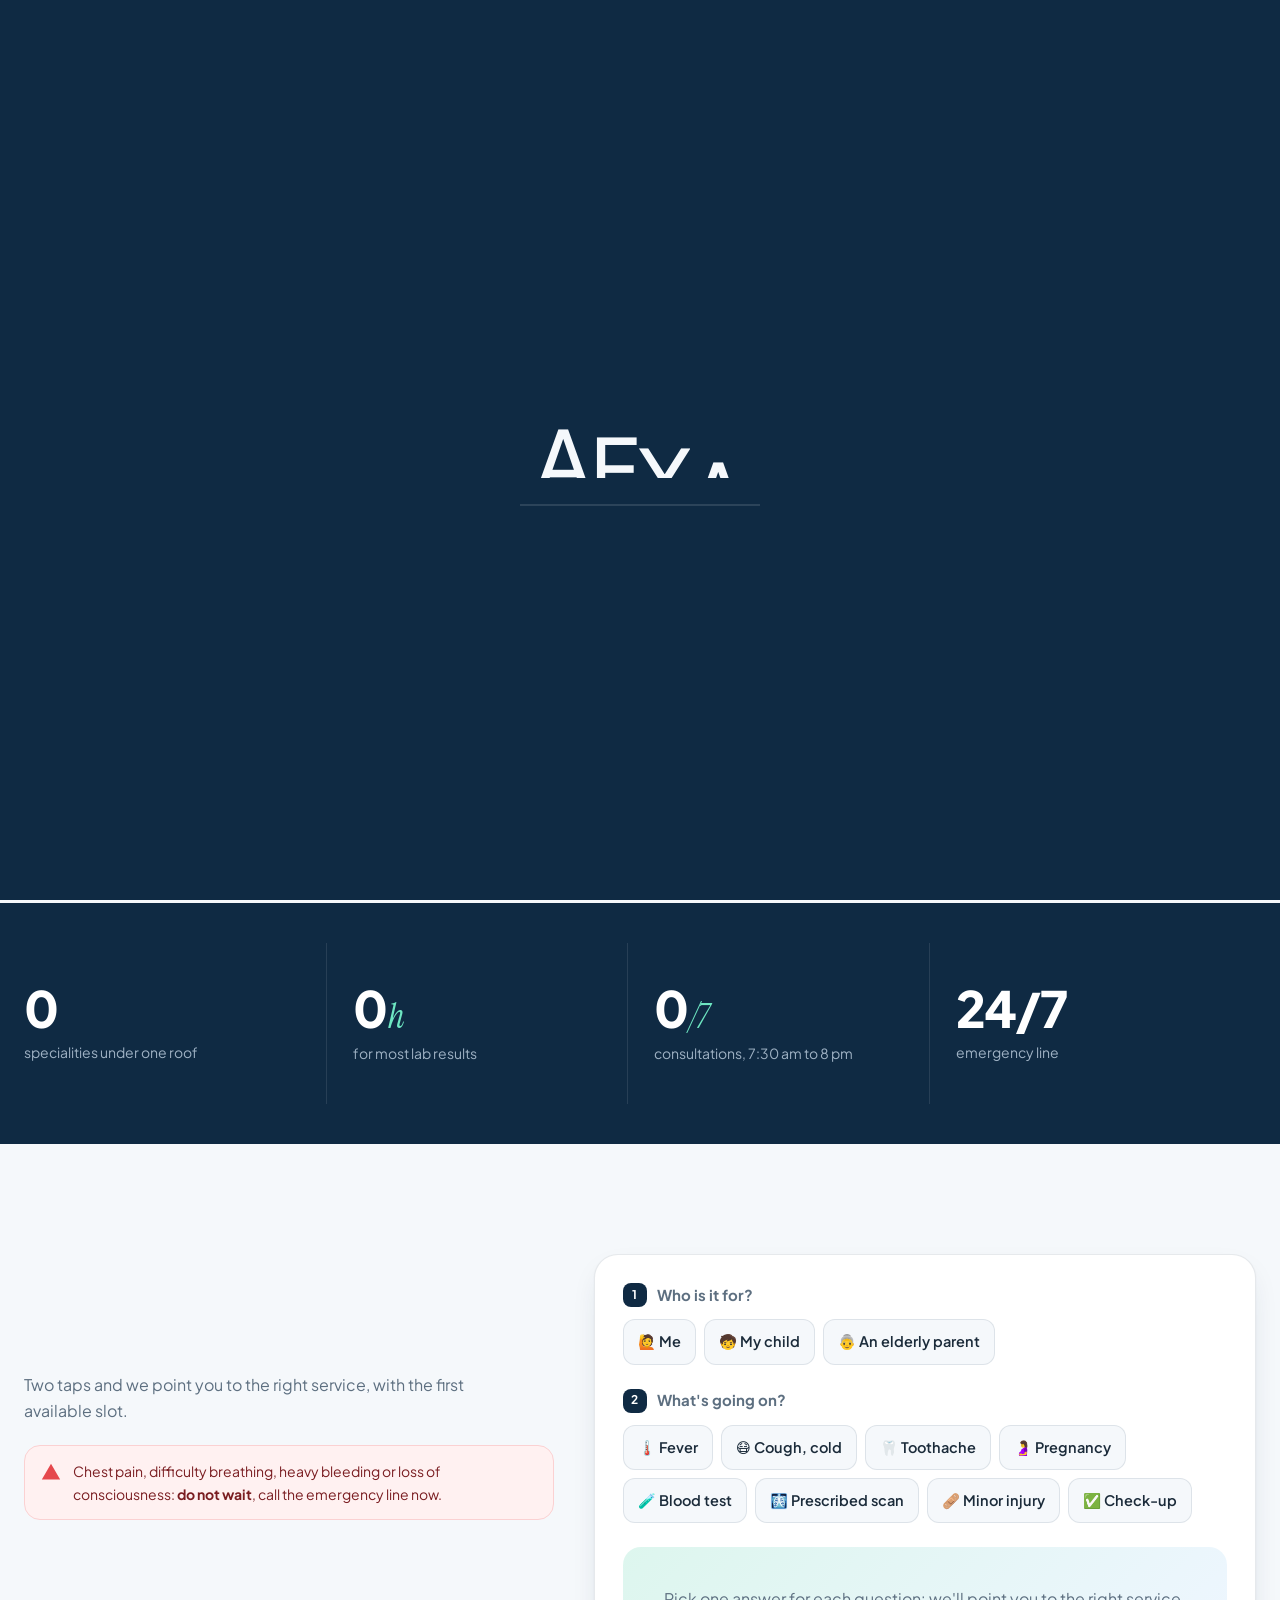
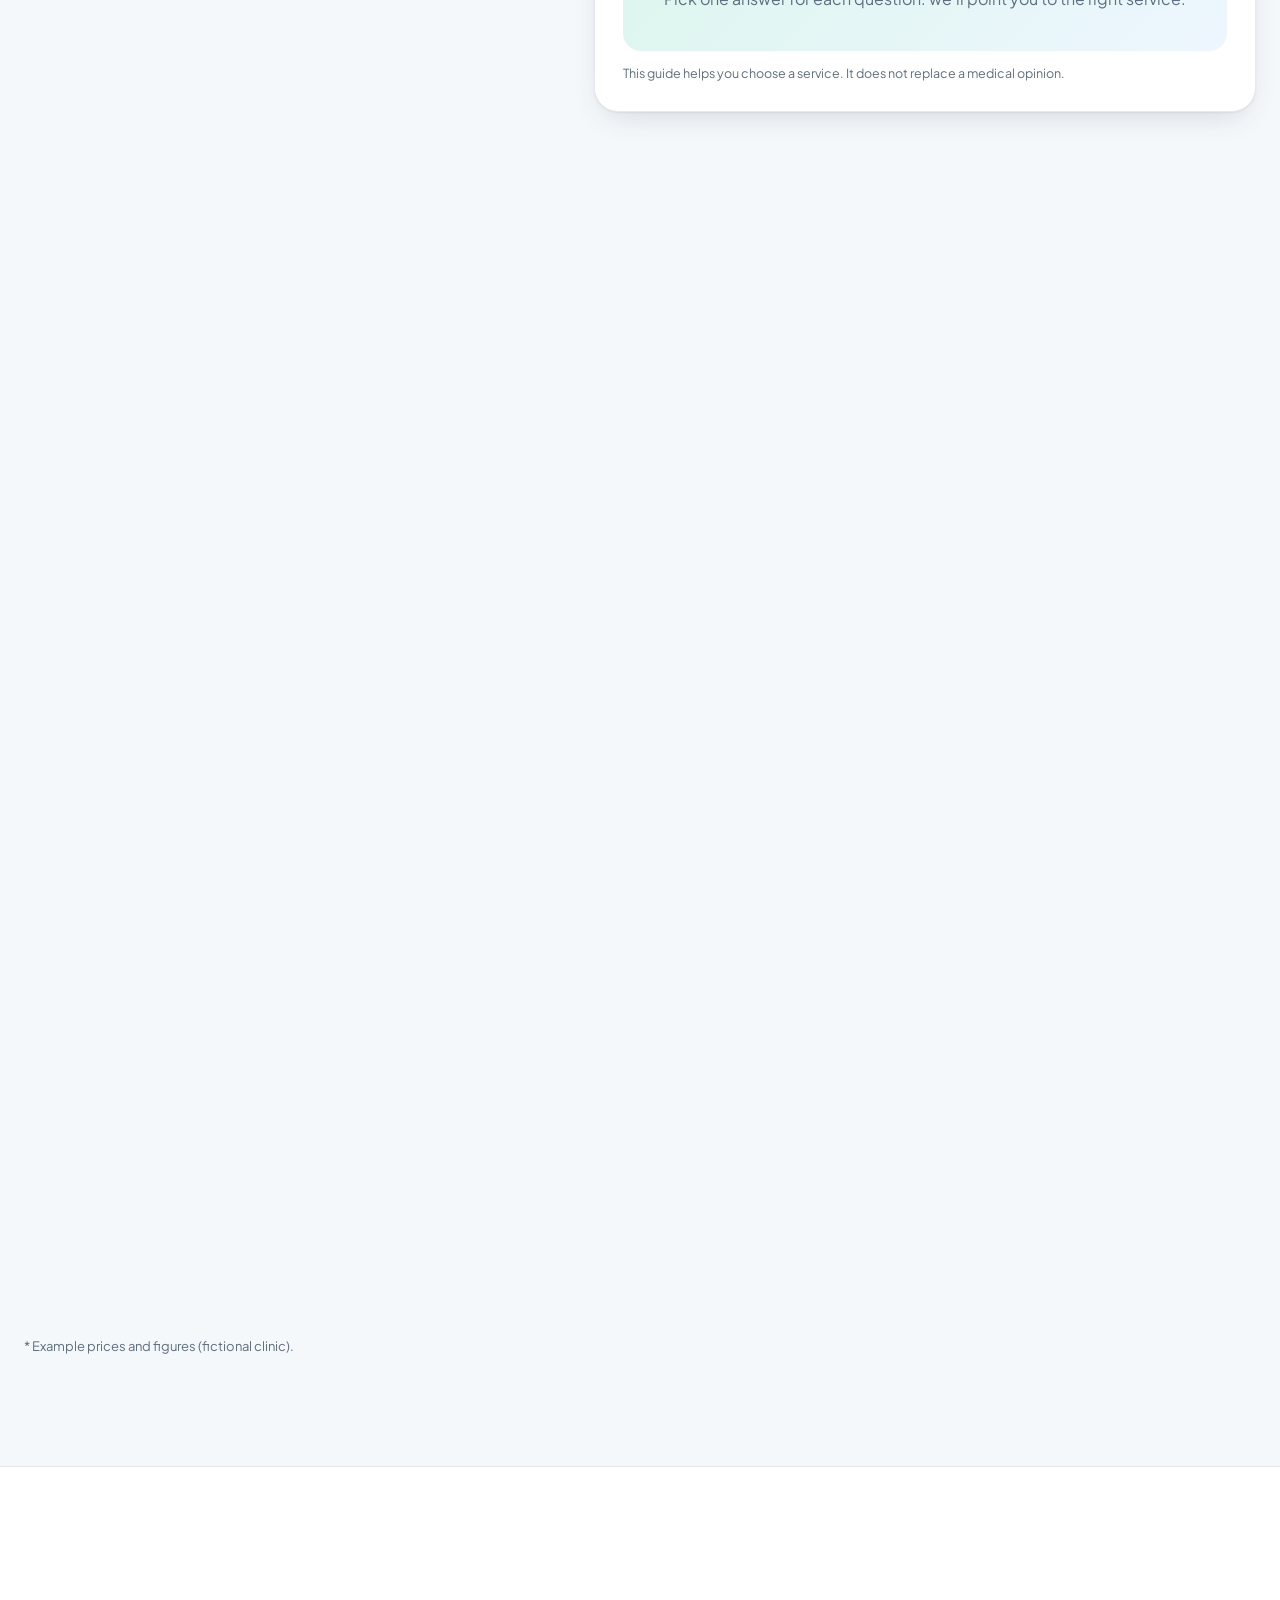
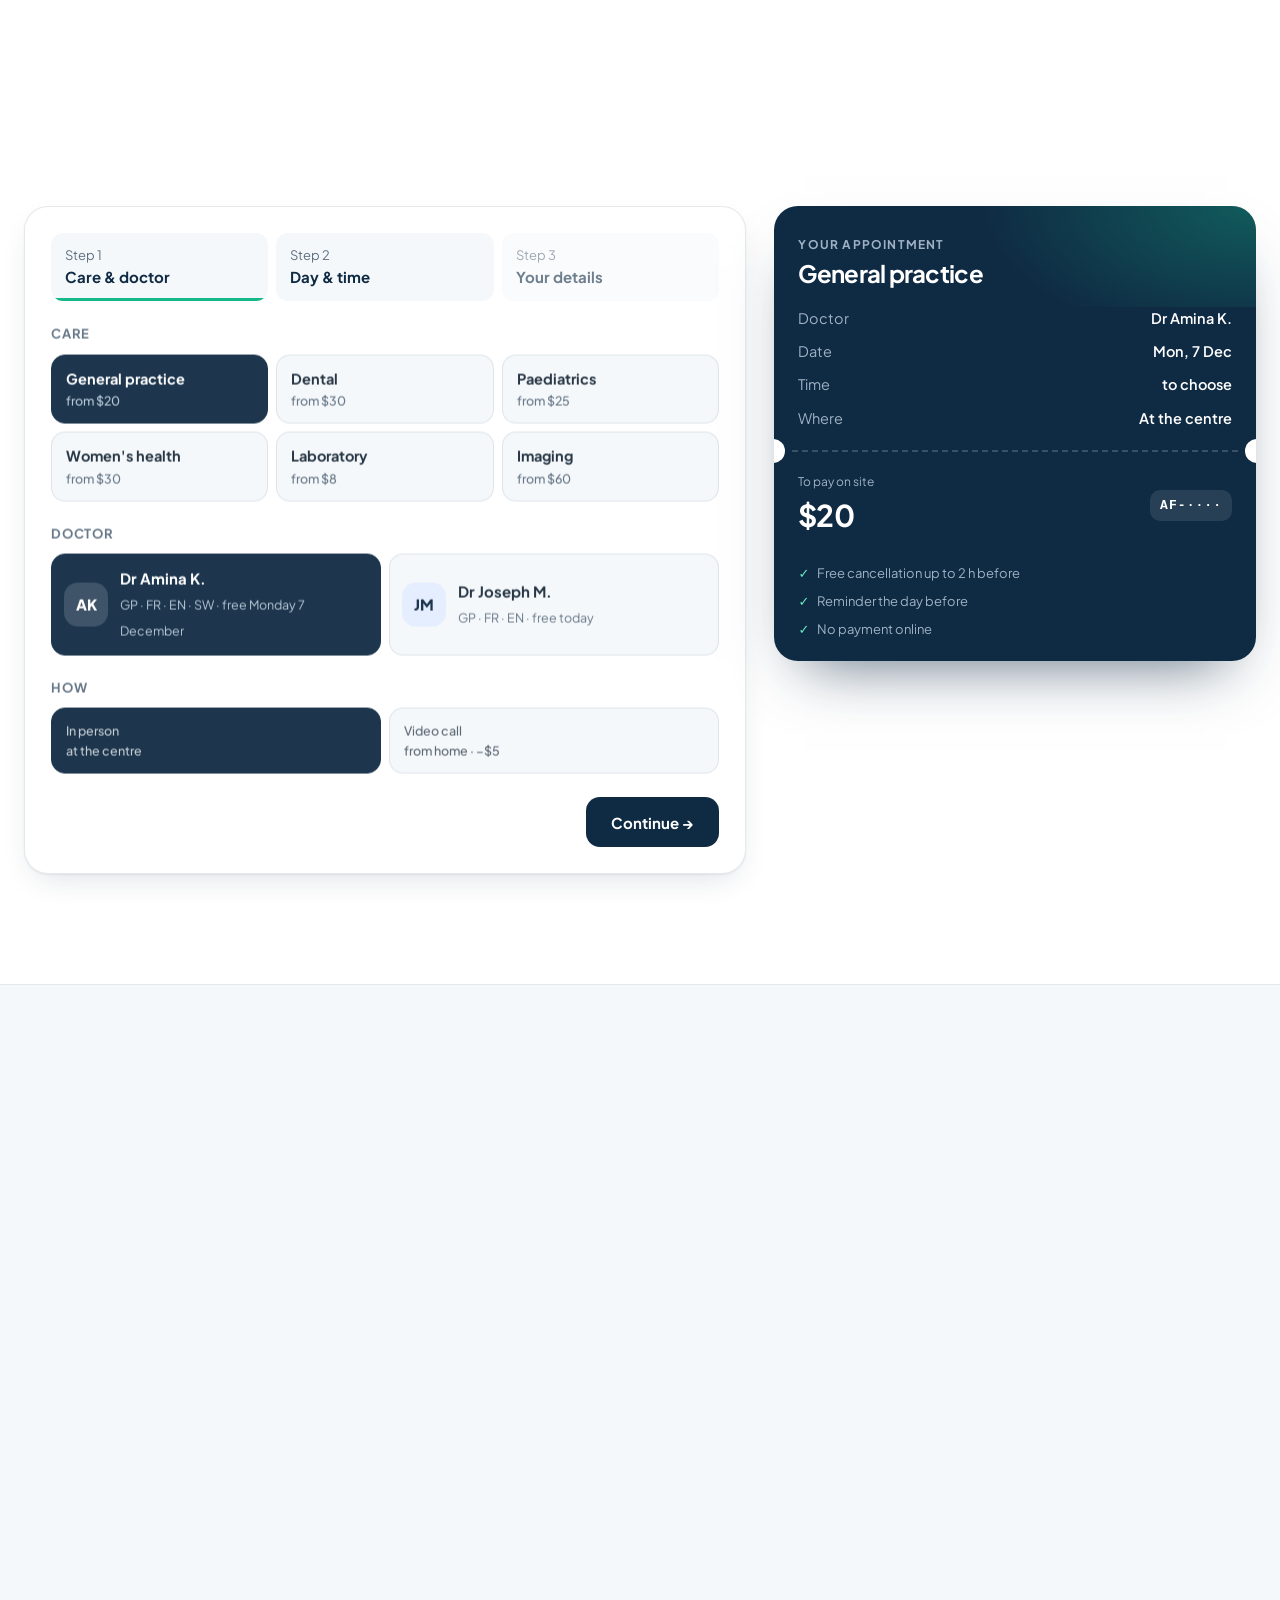
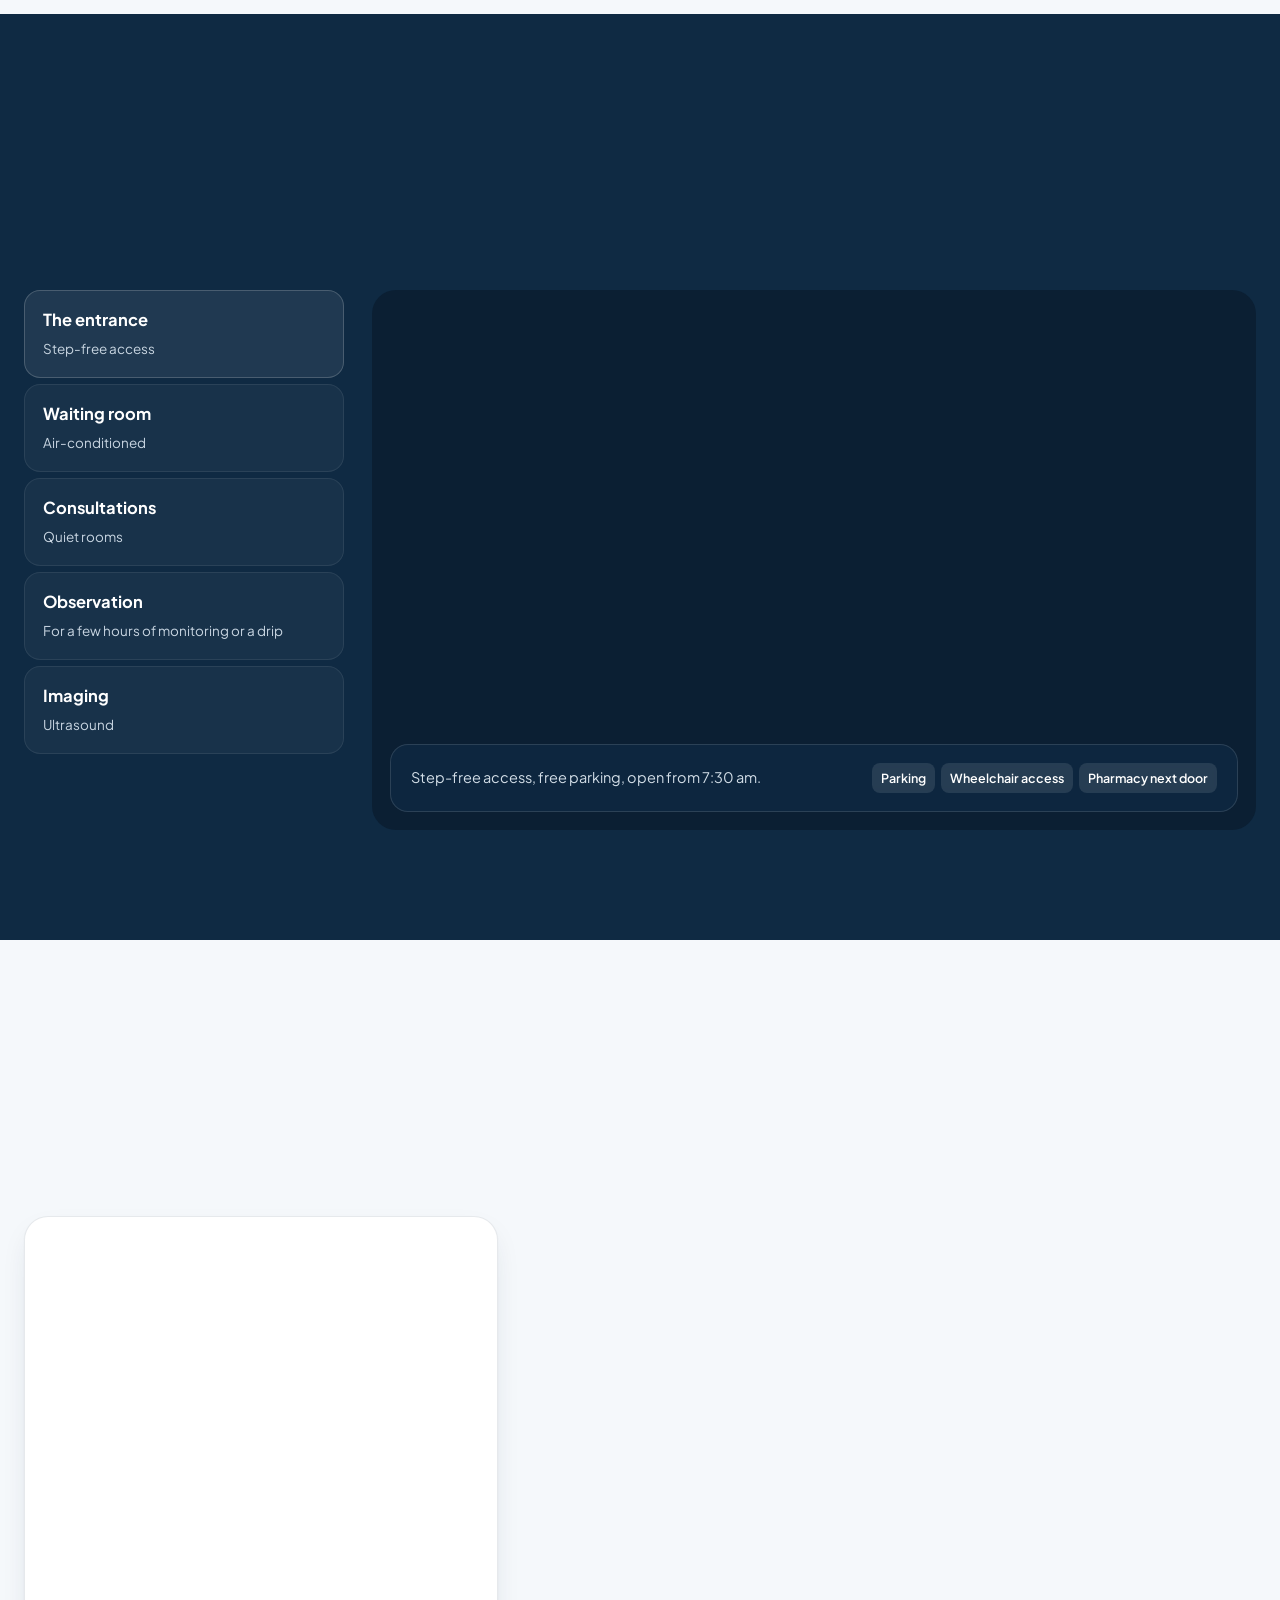
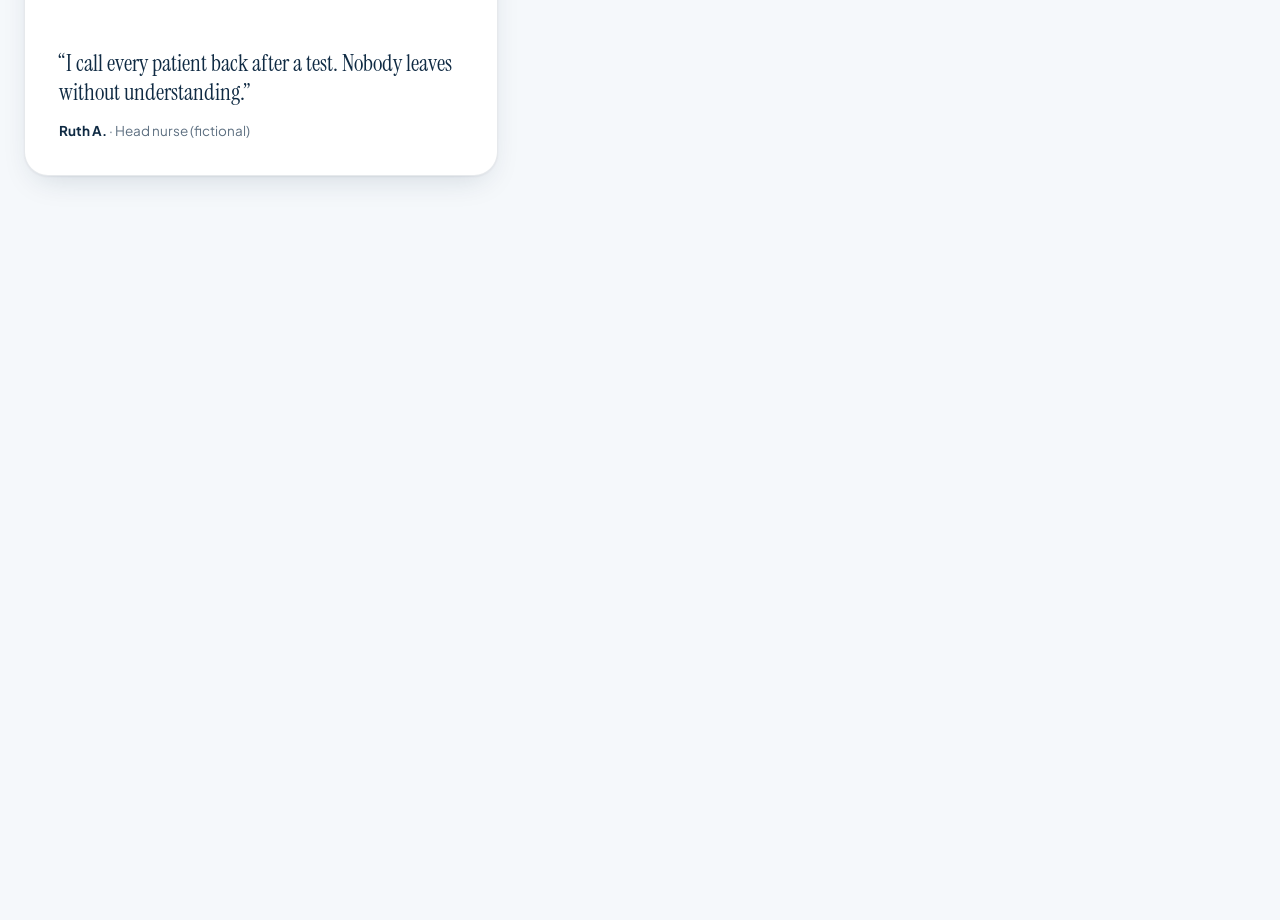
<file: demos/clinique/index.html>
<!doctype html><html lang="fr"><head><meta charset="utf-8"><meta name="robots" content="noindex"><title>Afya · démonstration Lumen Web</title>
<meta http-equiv="refresh" content="0; url=../afya/"><link rel="canonical" href="../afya/"></head>
<body><p>Cette démonstration a déménagé : <a href="../afya/">voir Afya</a>.</p></body></html>
</file>
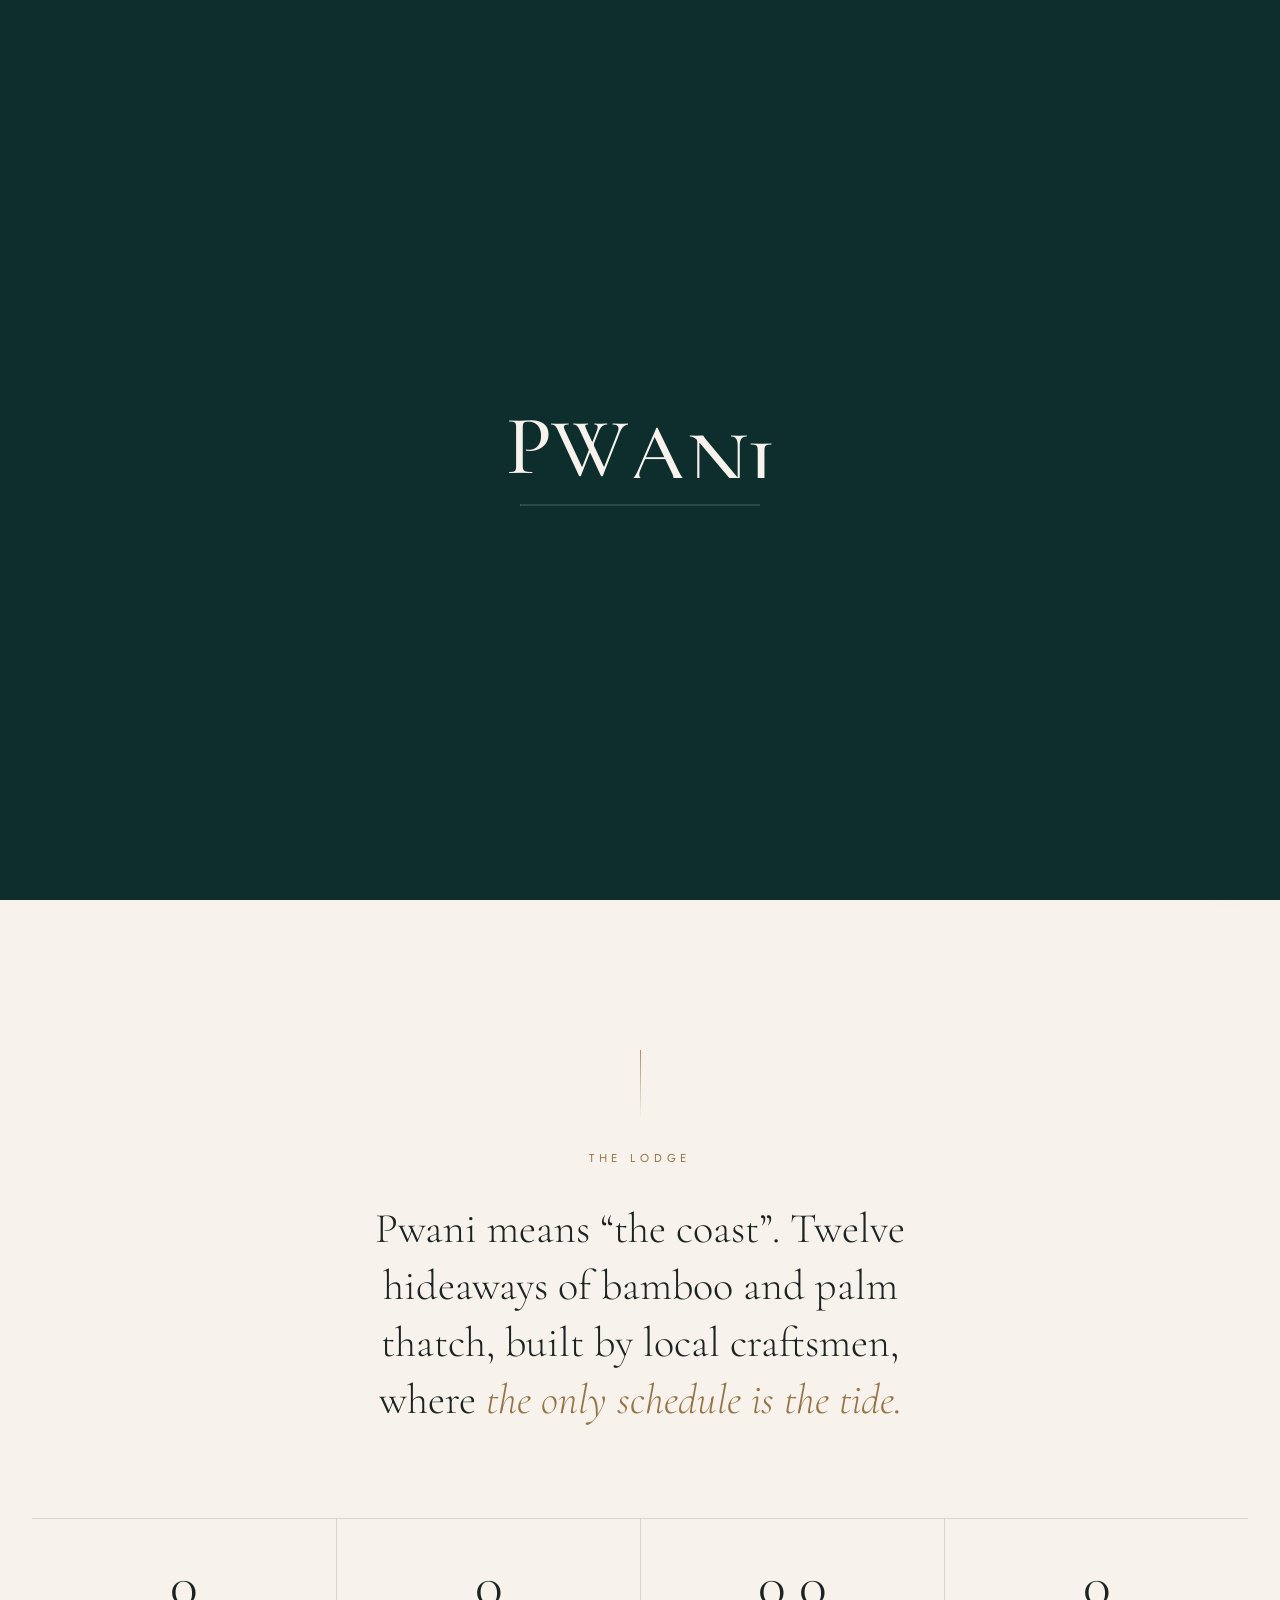
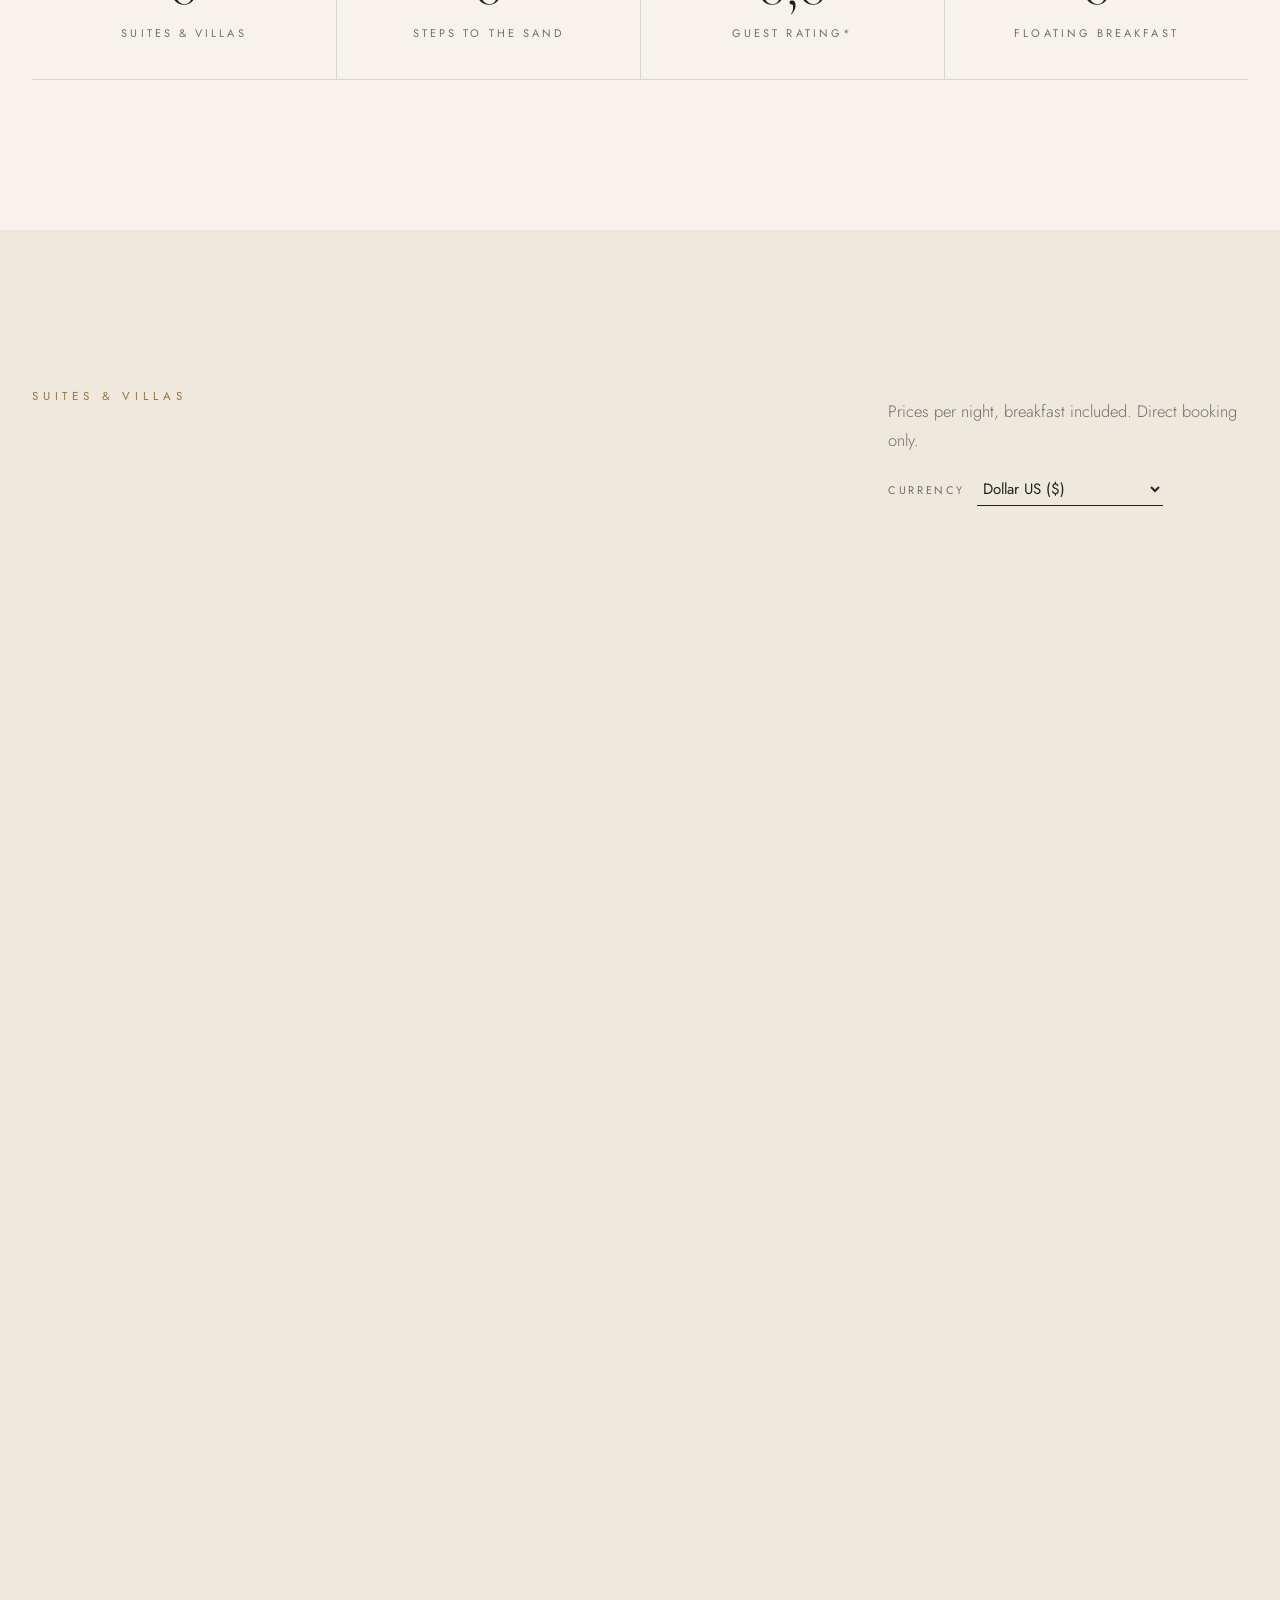
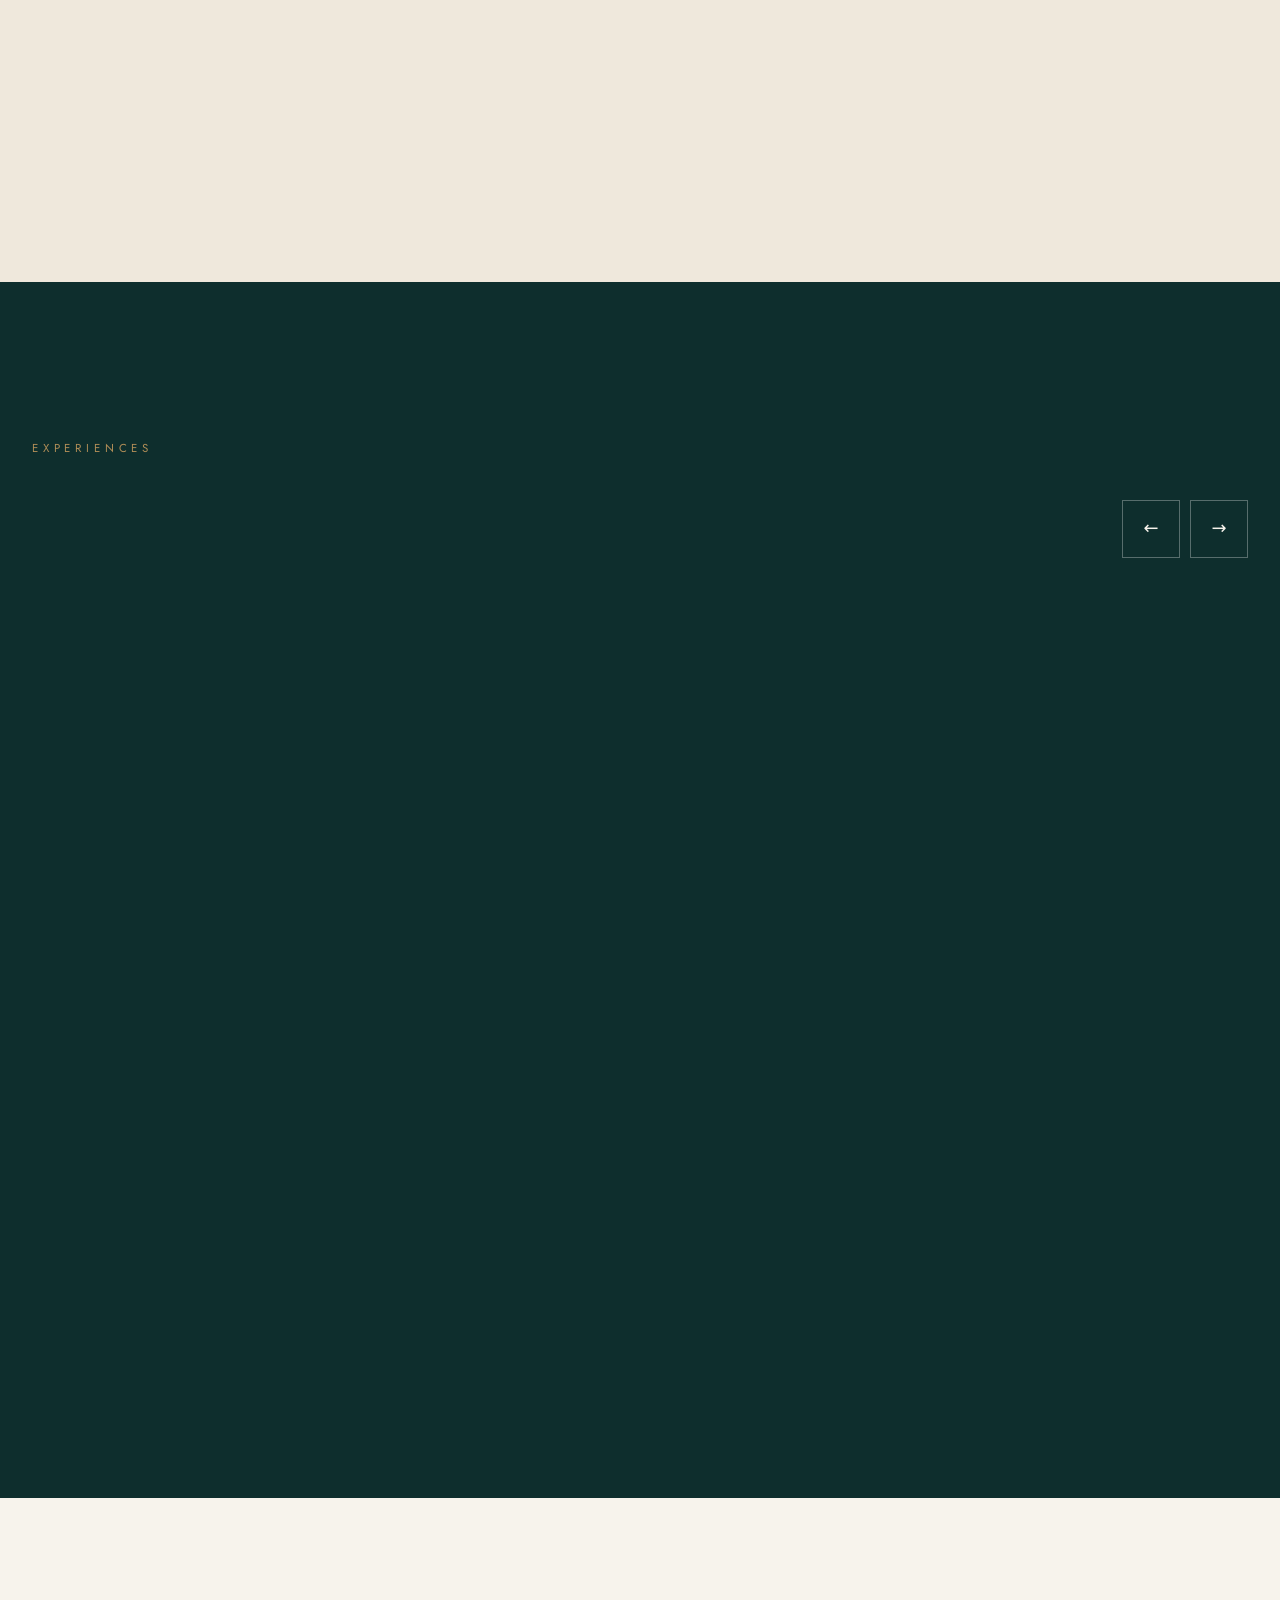
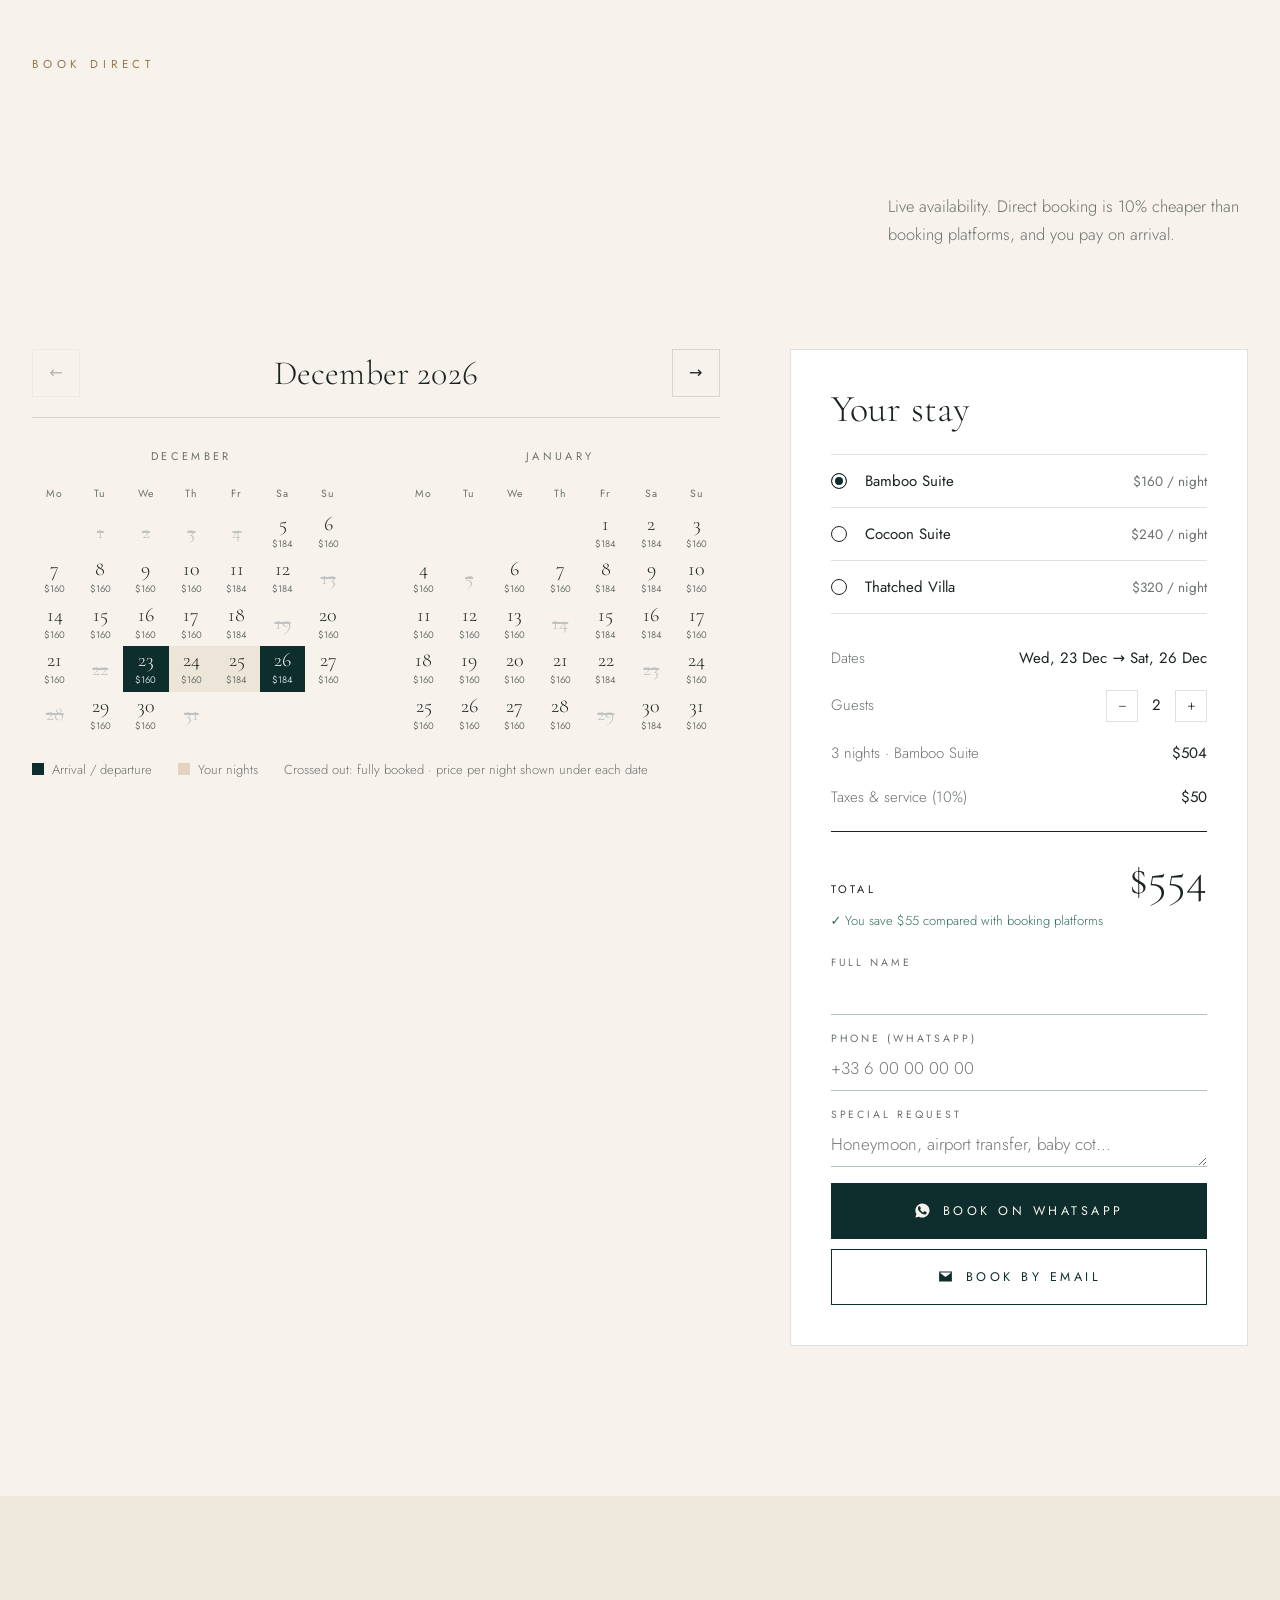
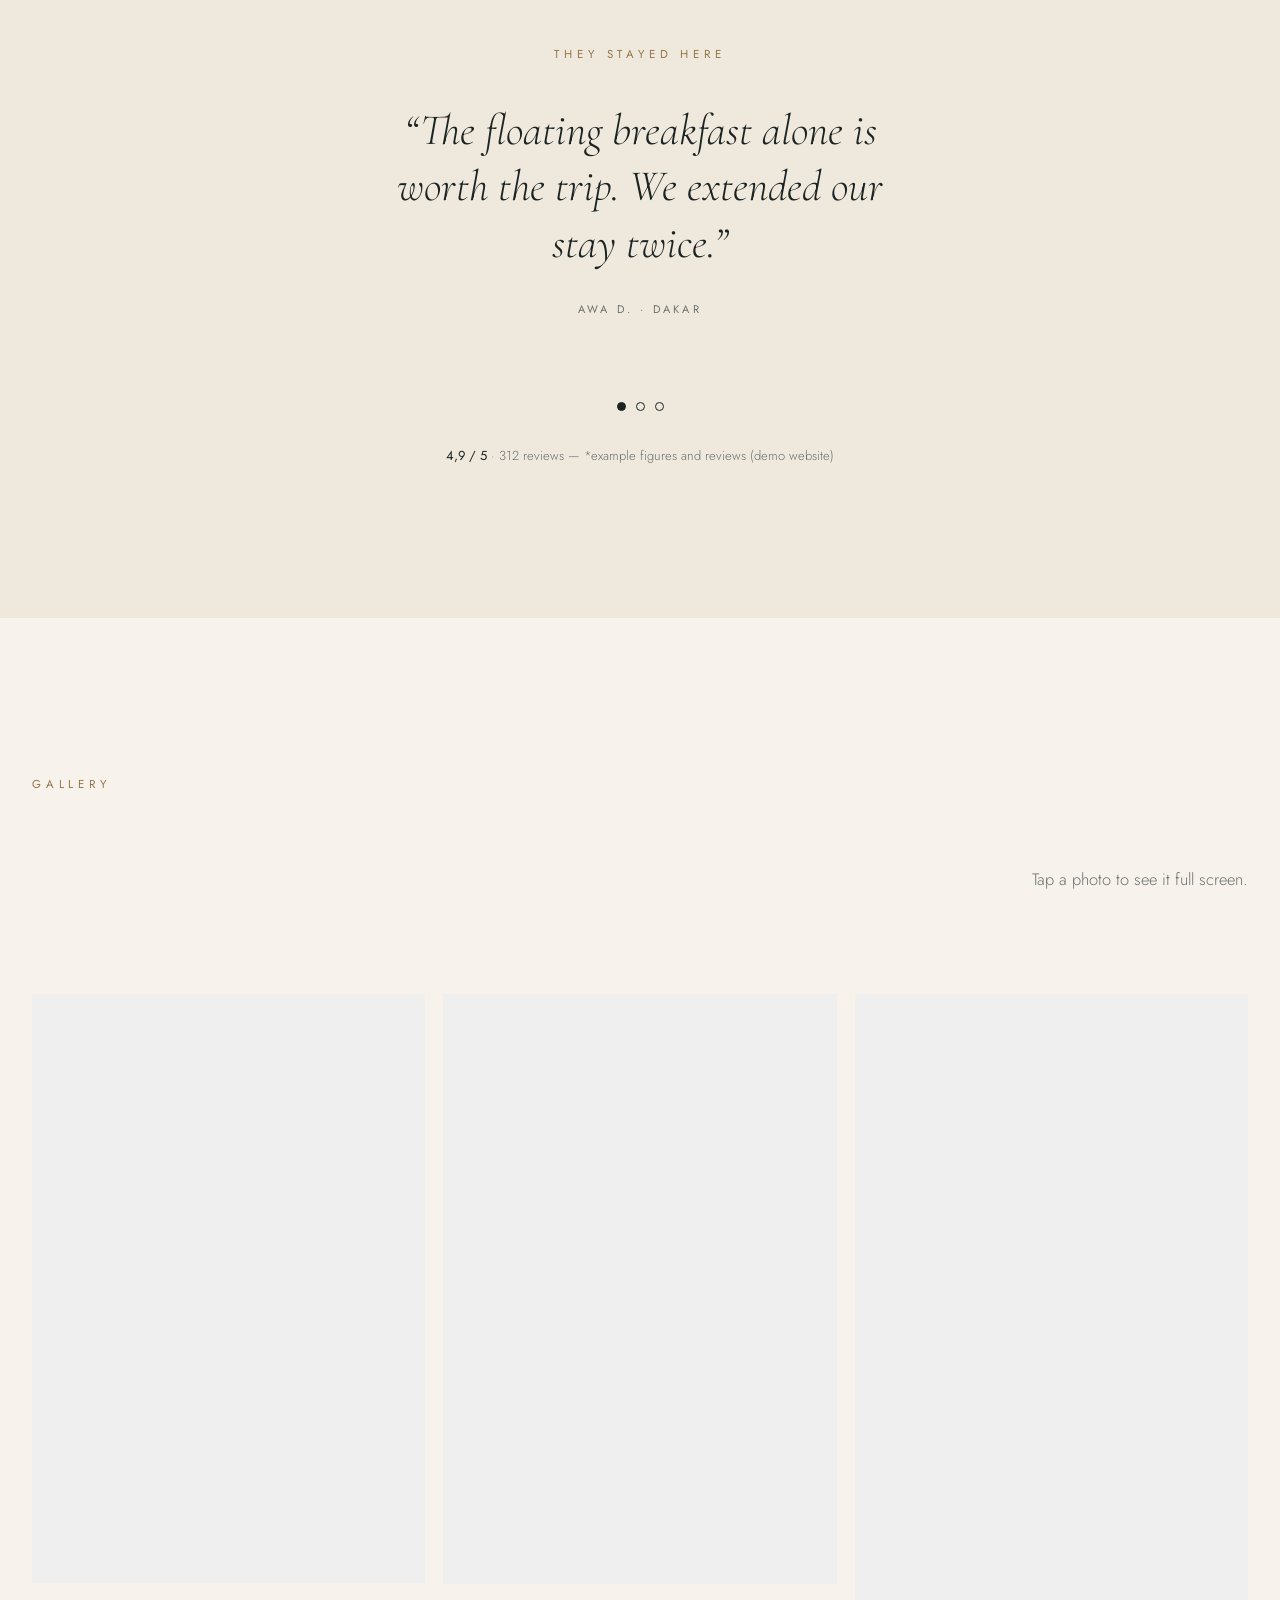
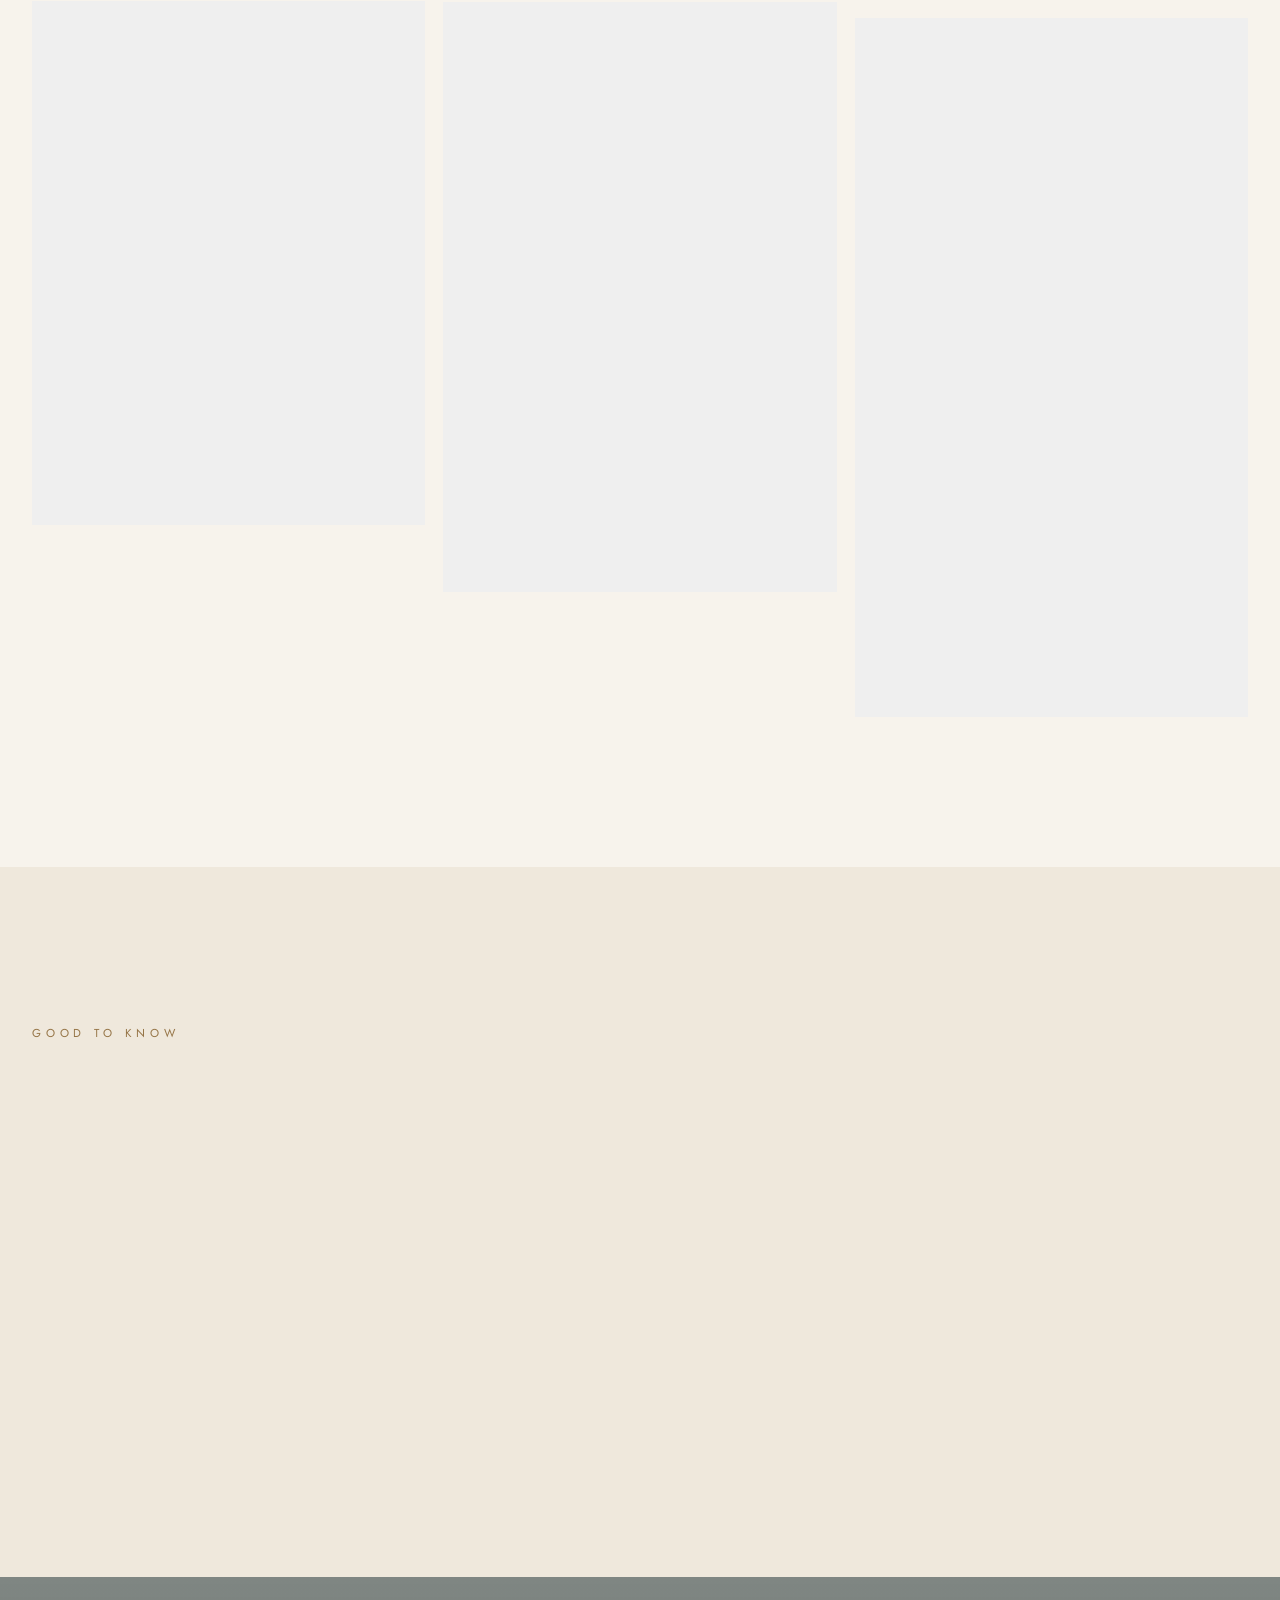
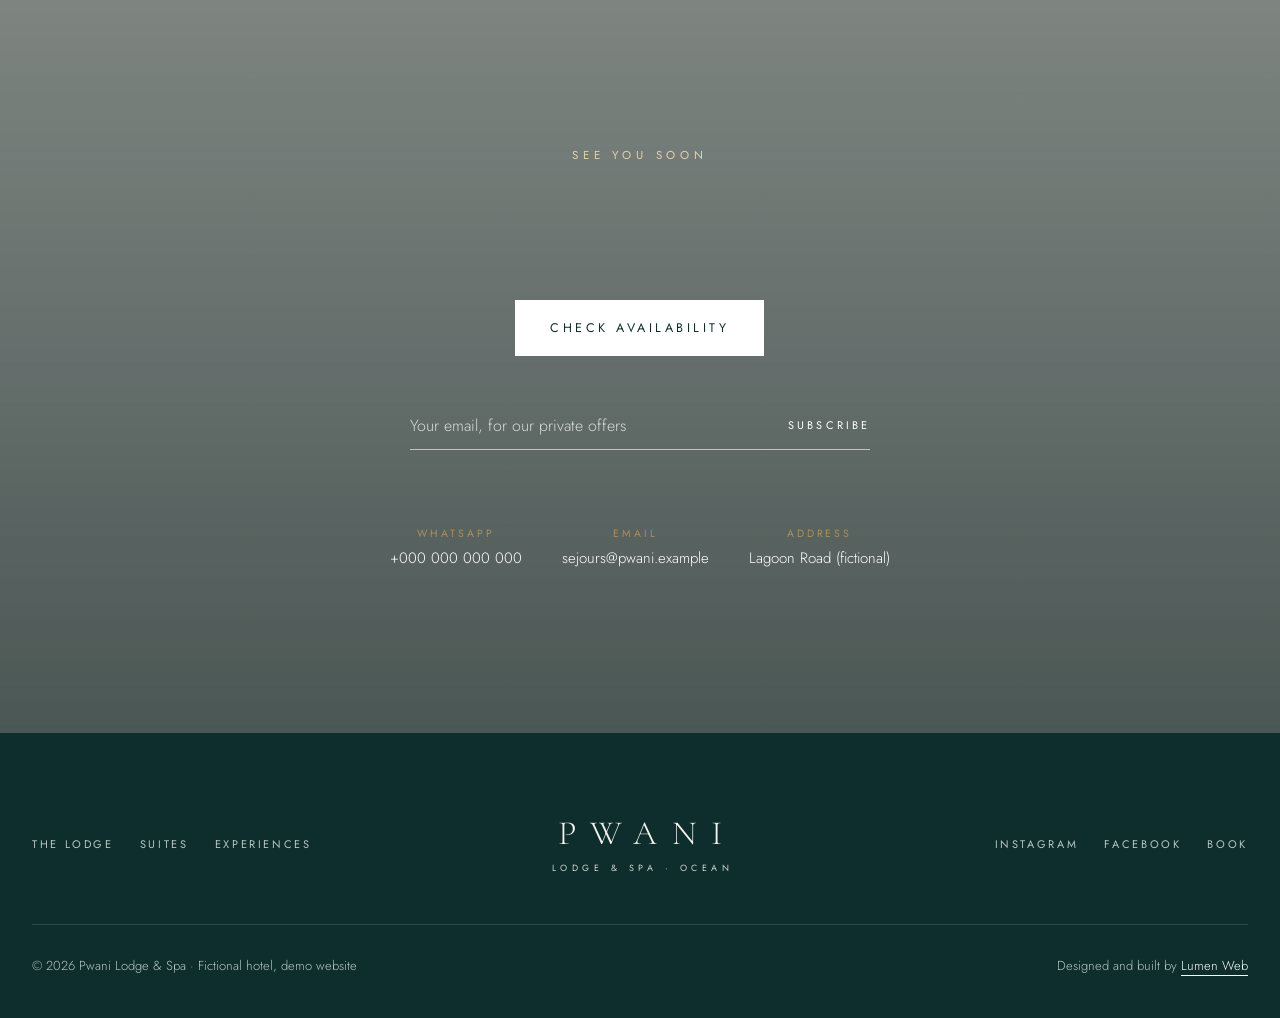
<file: demos/hotel/index.html>
<!doctype html><html lang="fr"><head><meta charset="utf-8"><meta name="robots" content="noindex"><title>Pwani · démonstration Lumen Web</title>
<meta http-equiv="refresh" content="0; url=../pwani/"><link rel="canonical" href="../pwani/"></head>
<body><p>Cette démonstration a déménagé : <a href="../pwani/">voir Pwani</a>.</p></body></html>
</file>
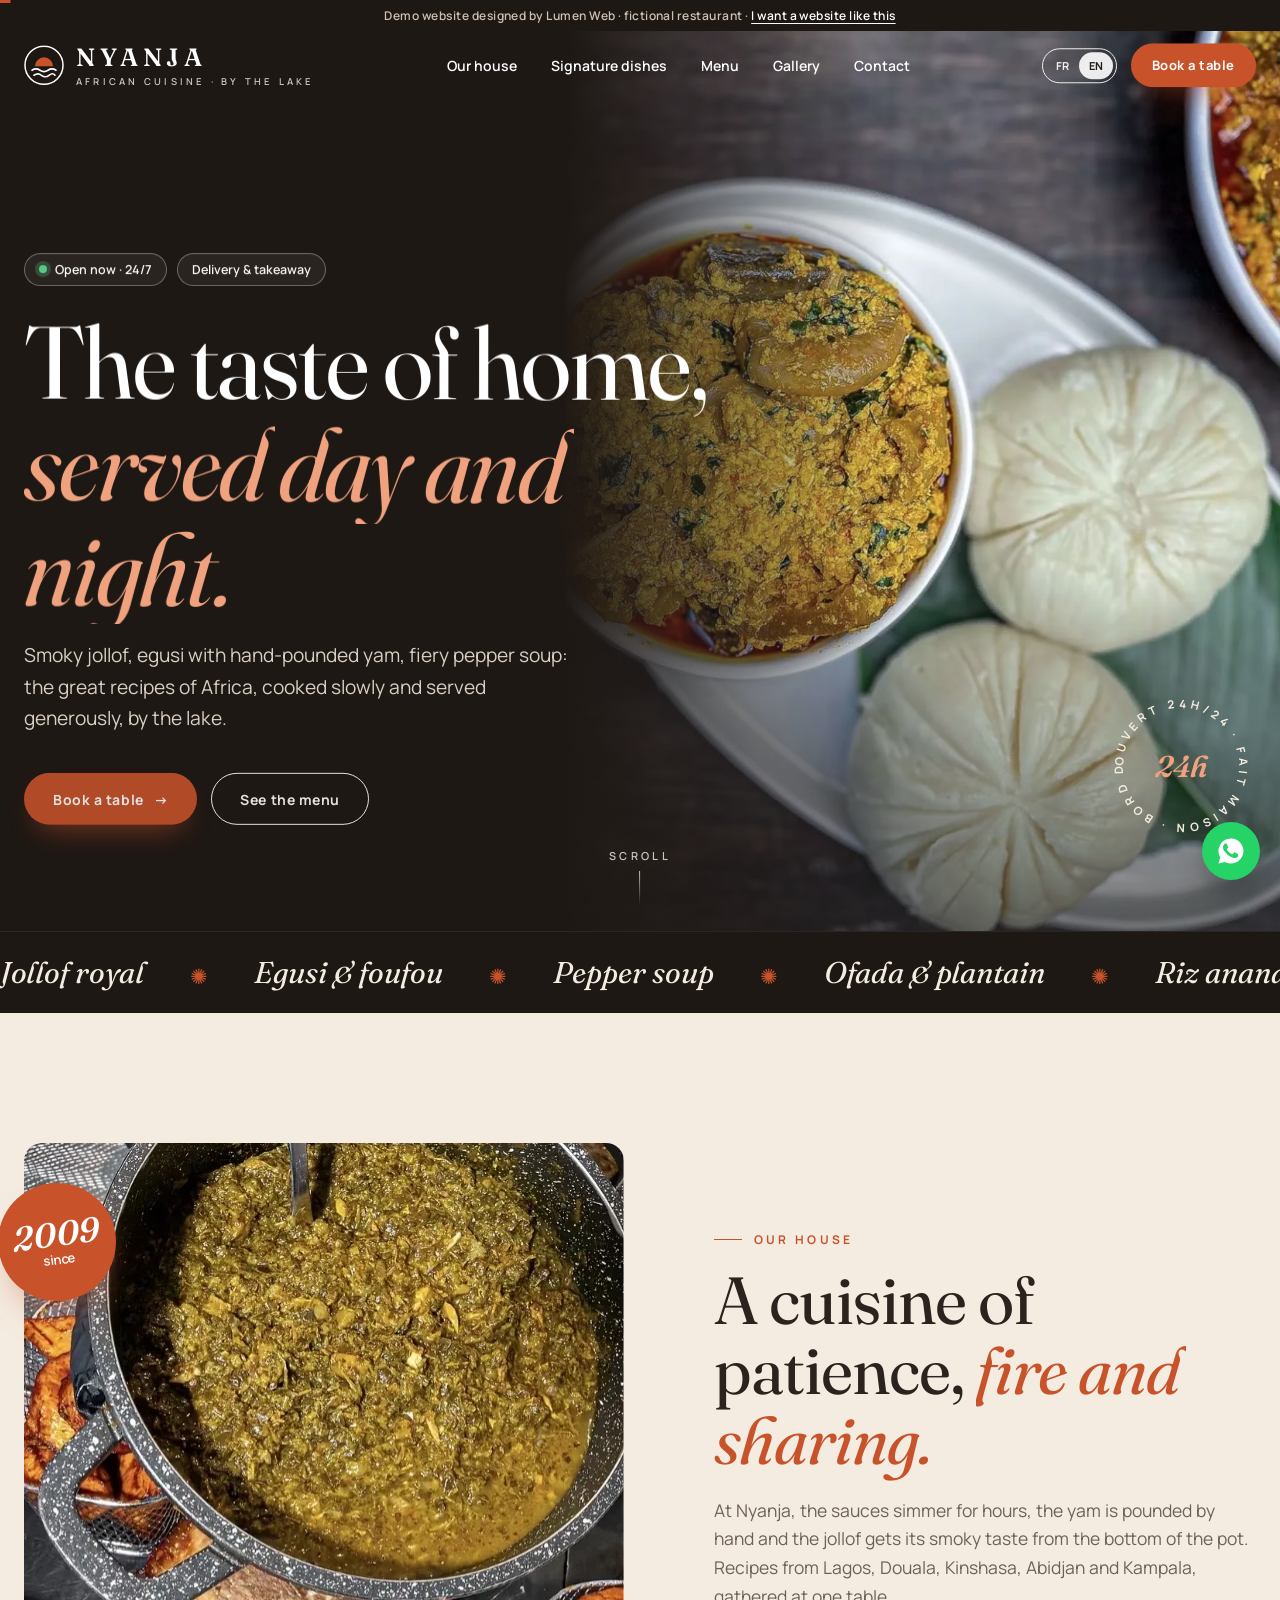
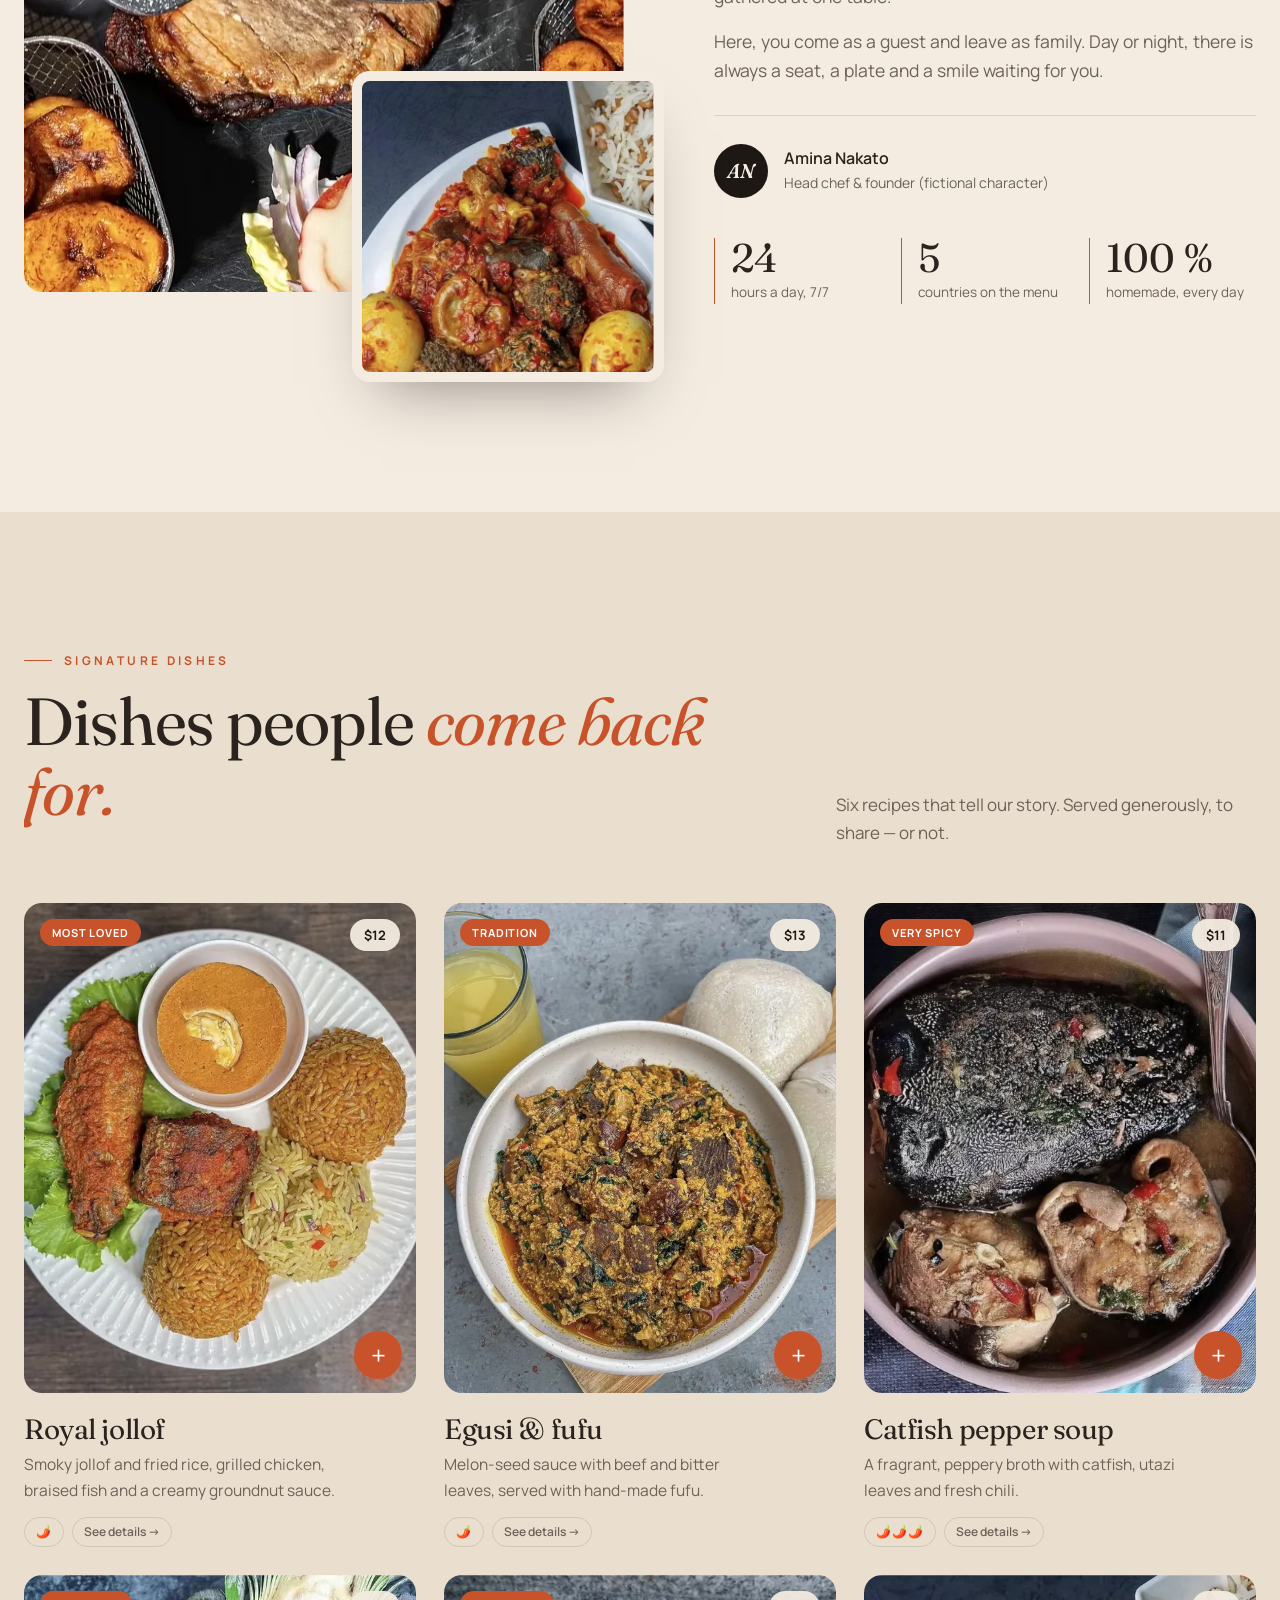
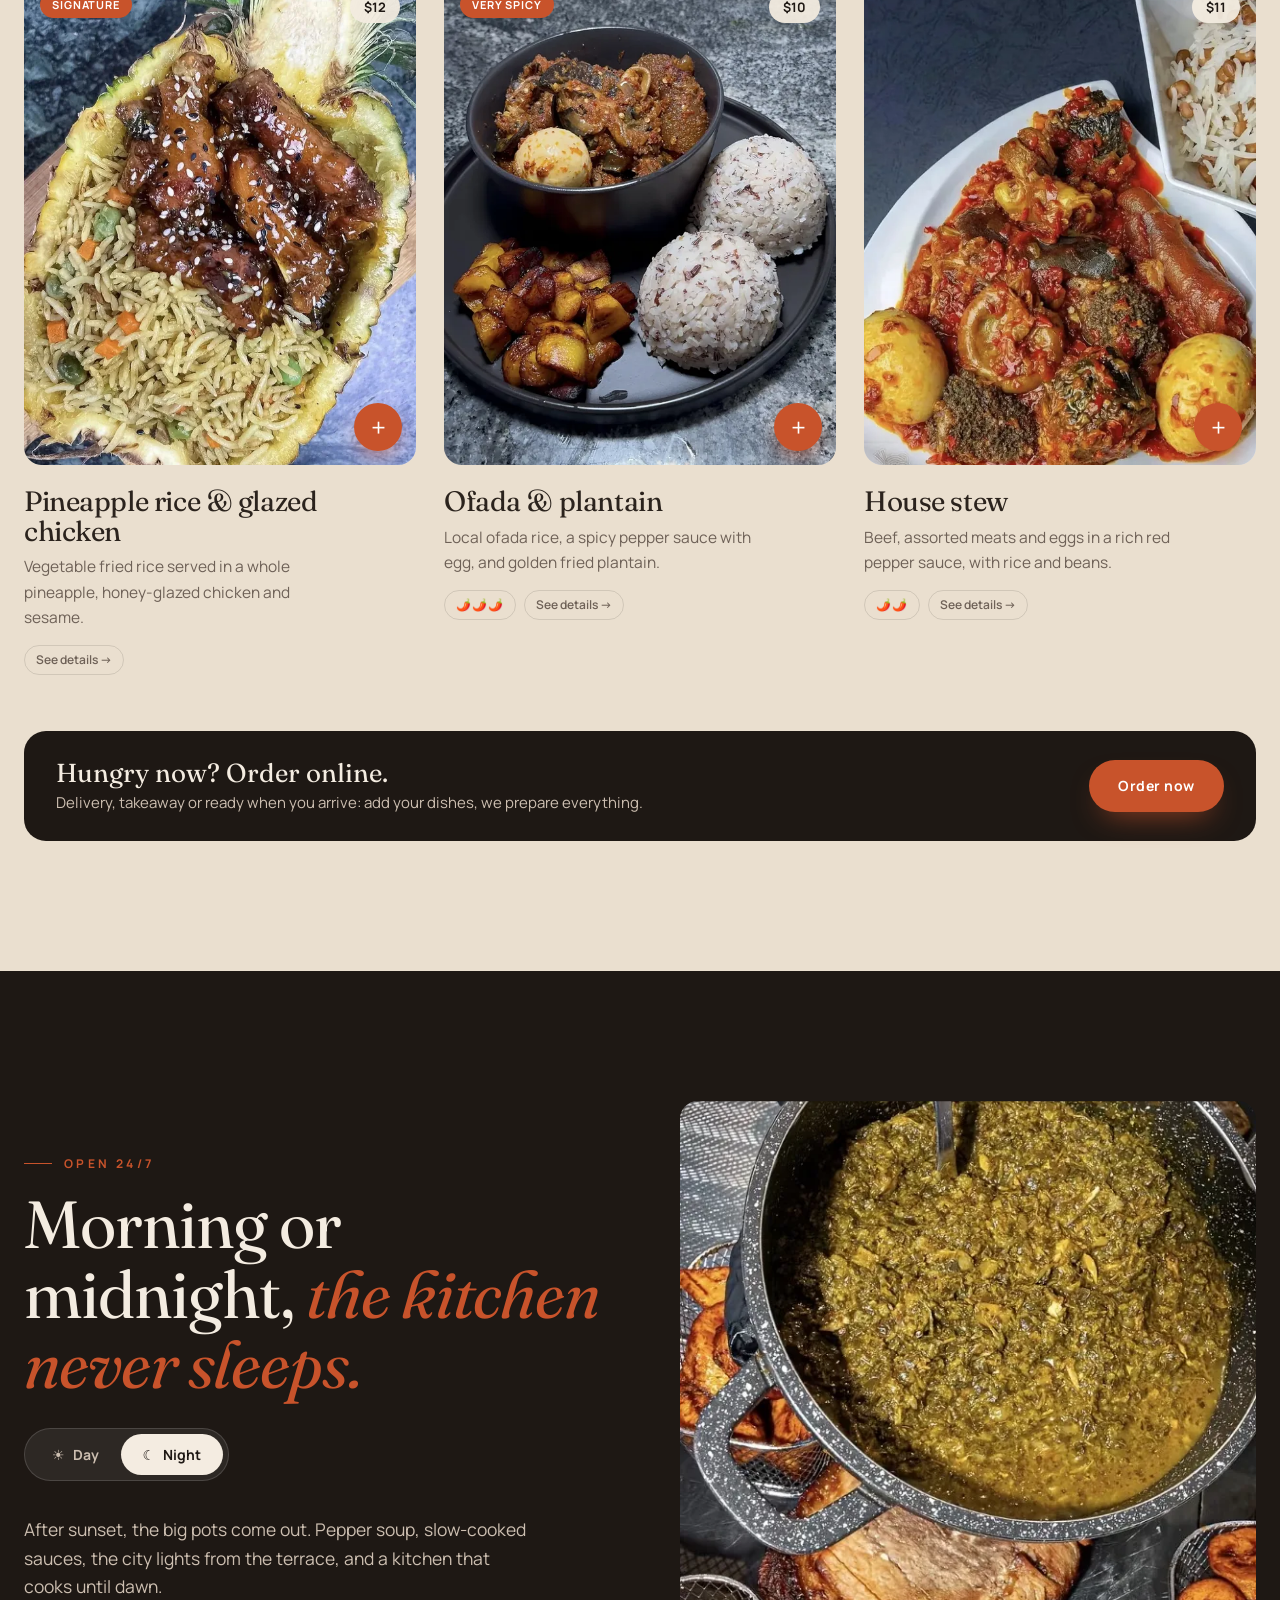
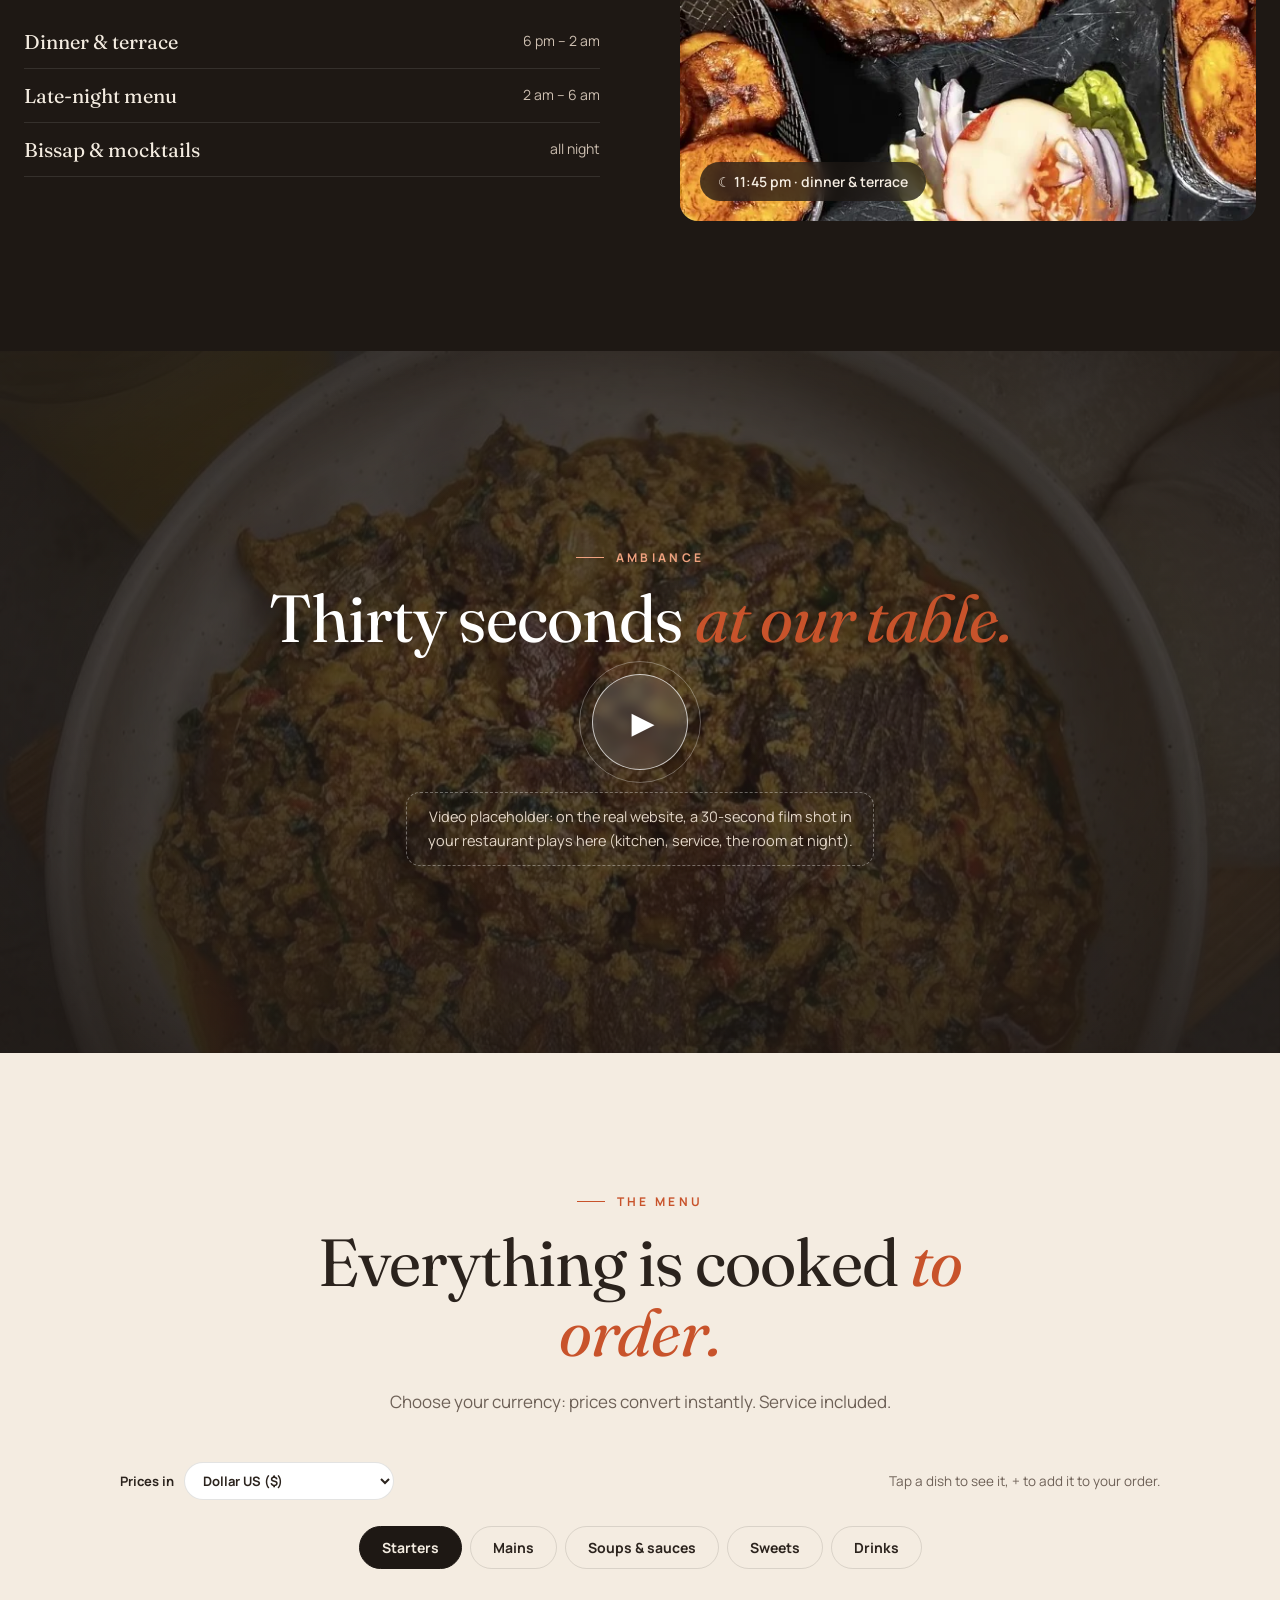
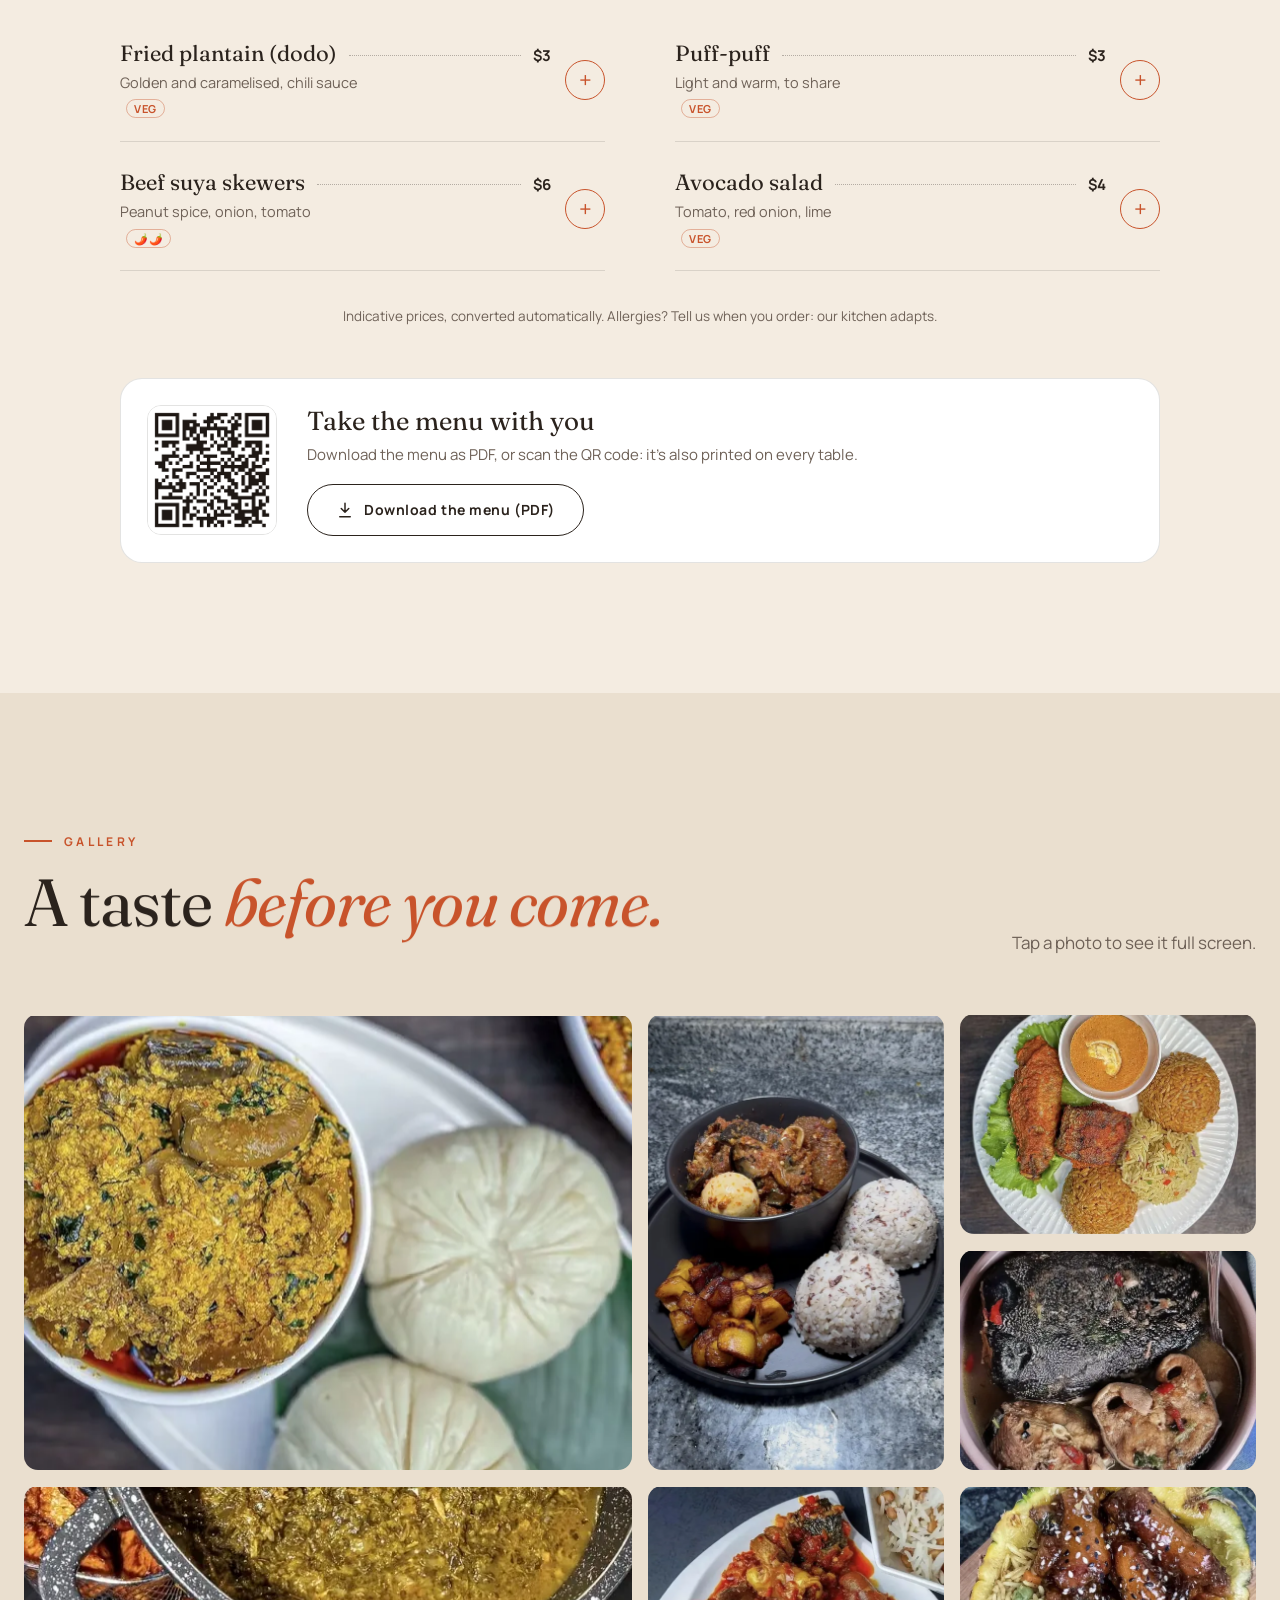
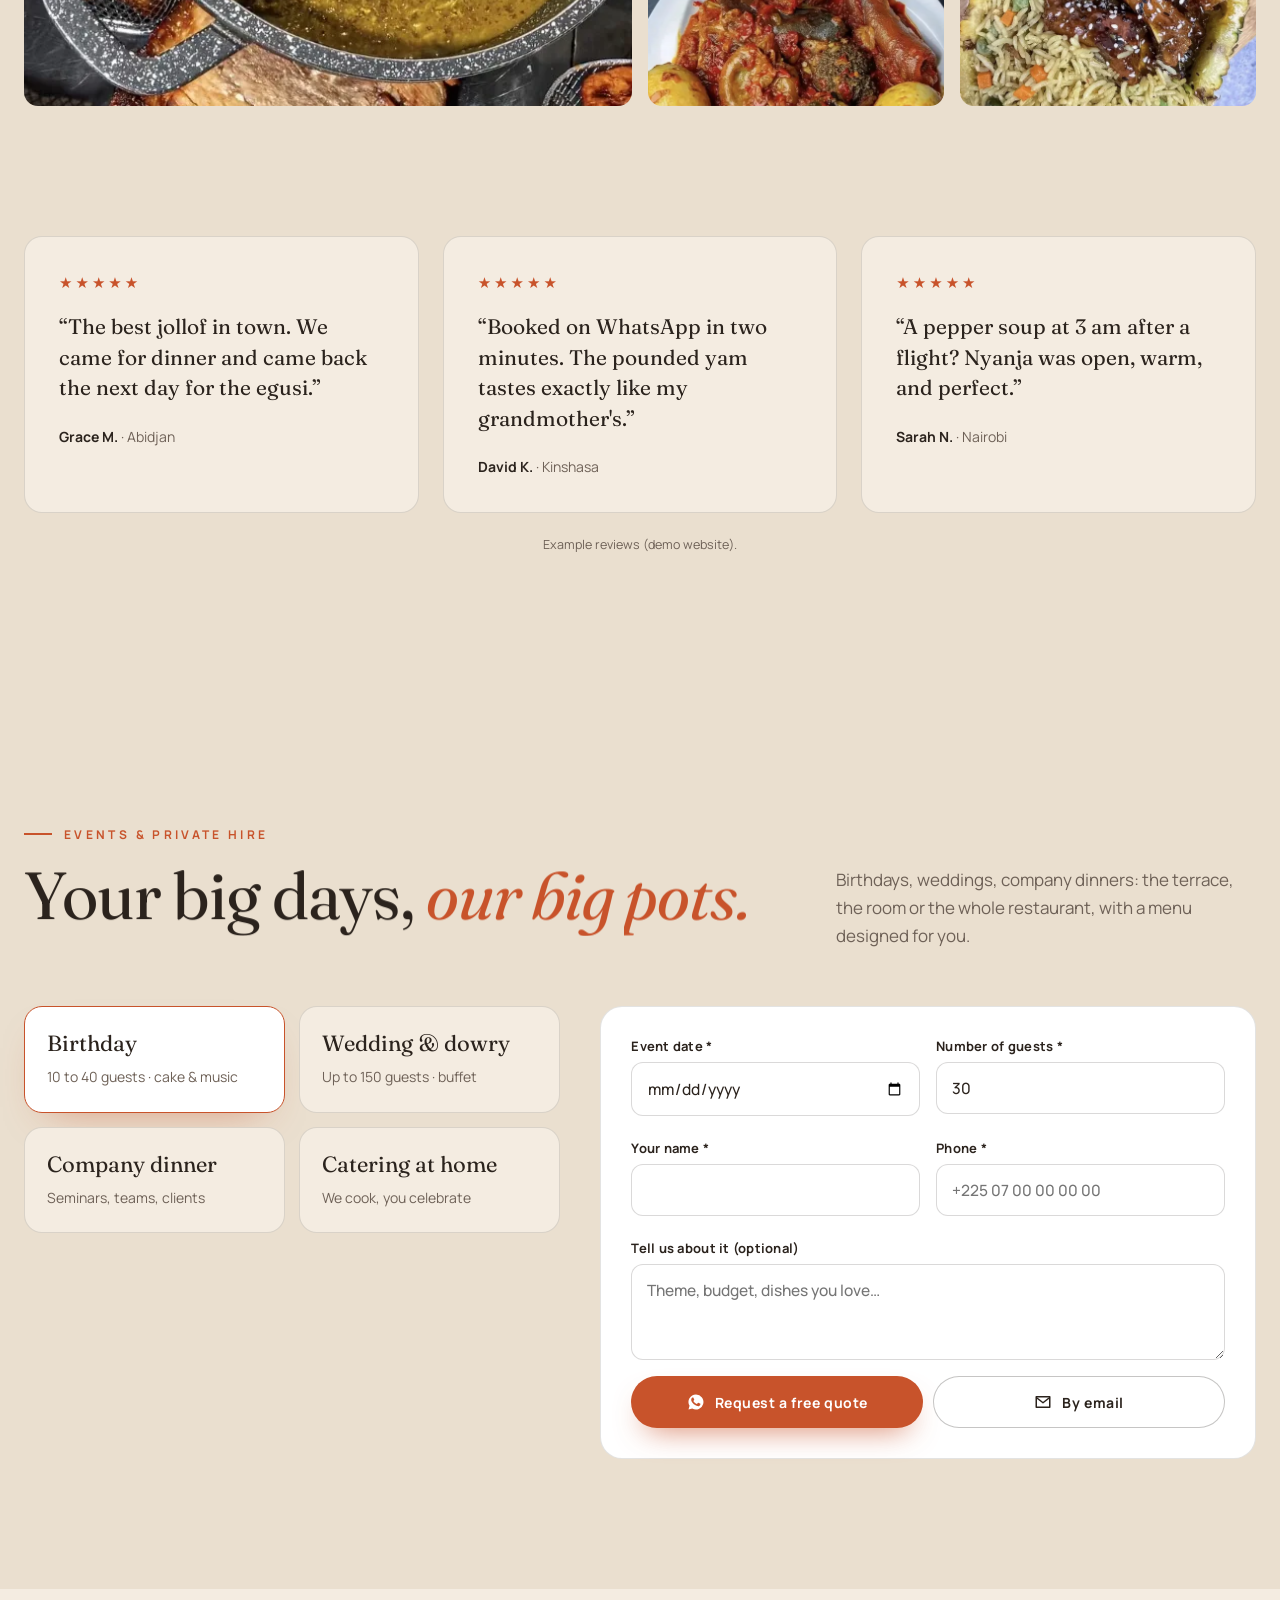
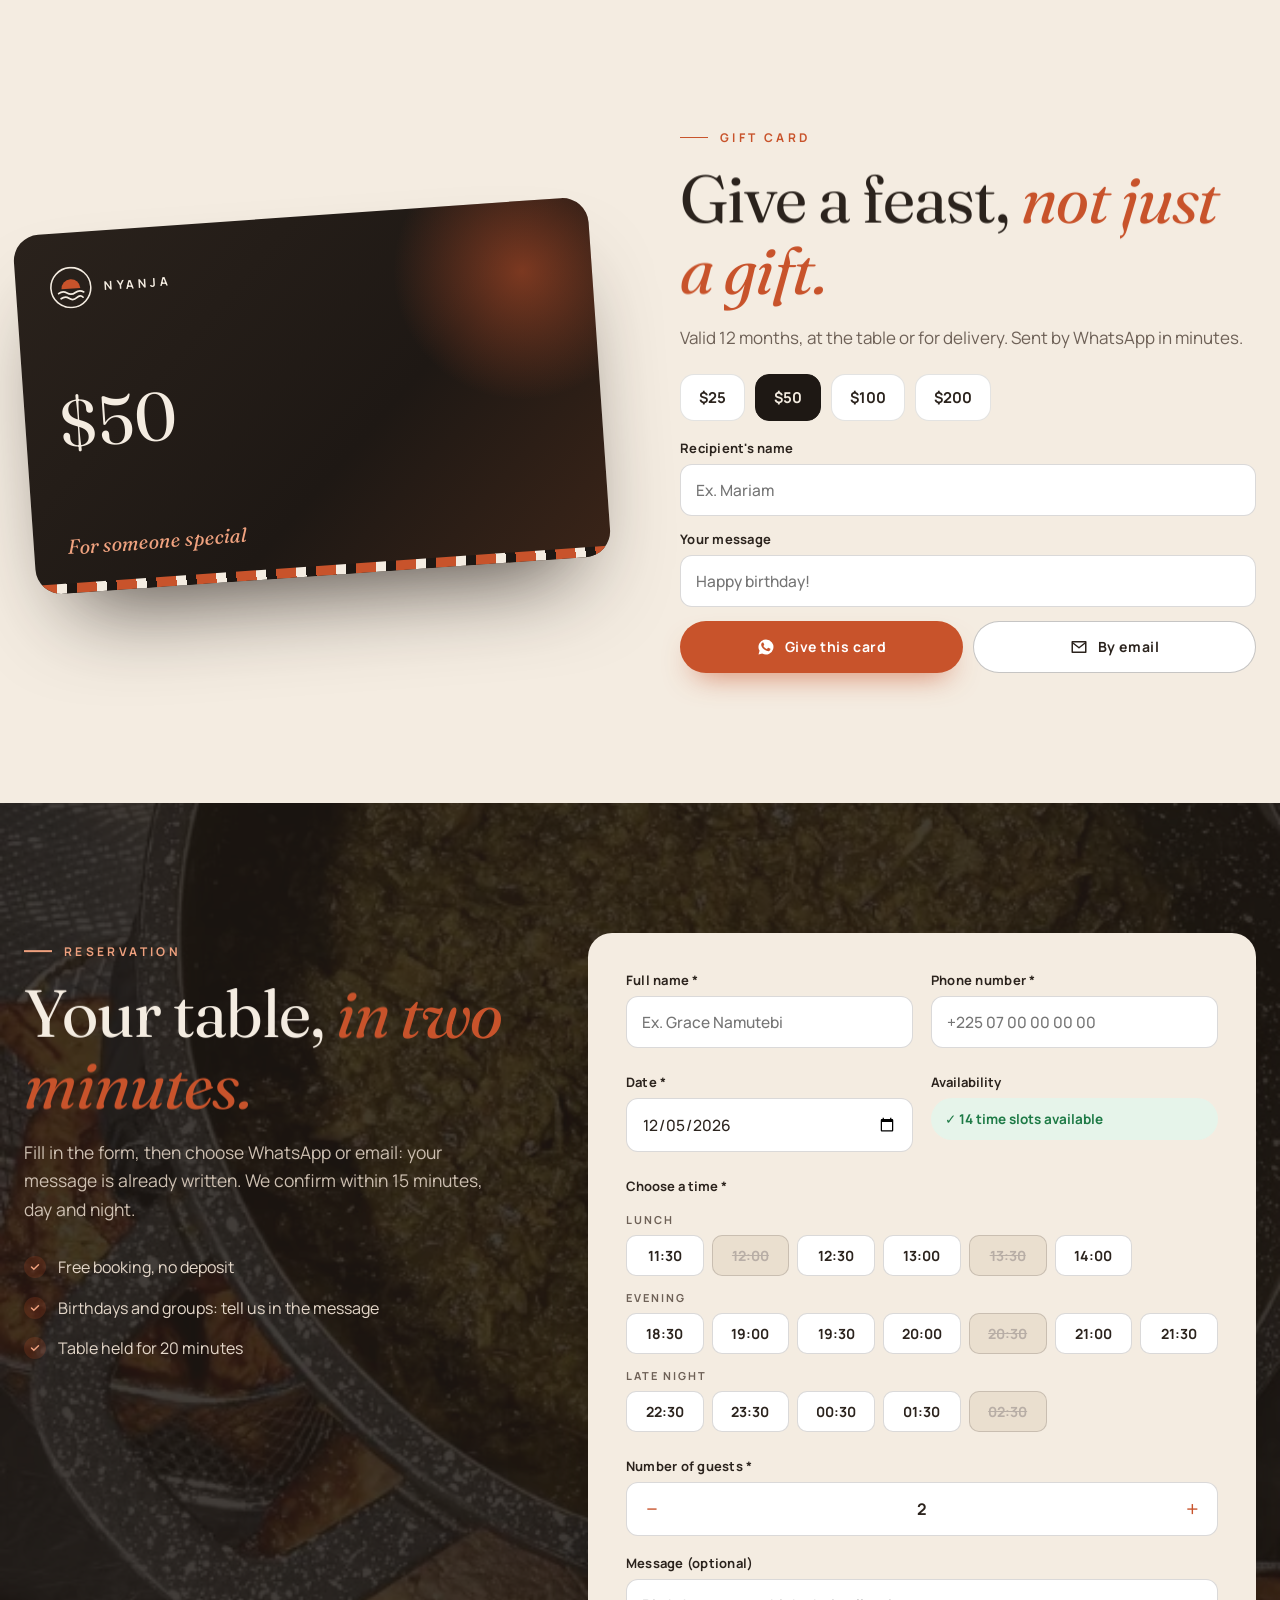
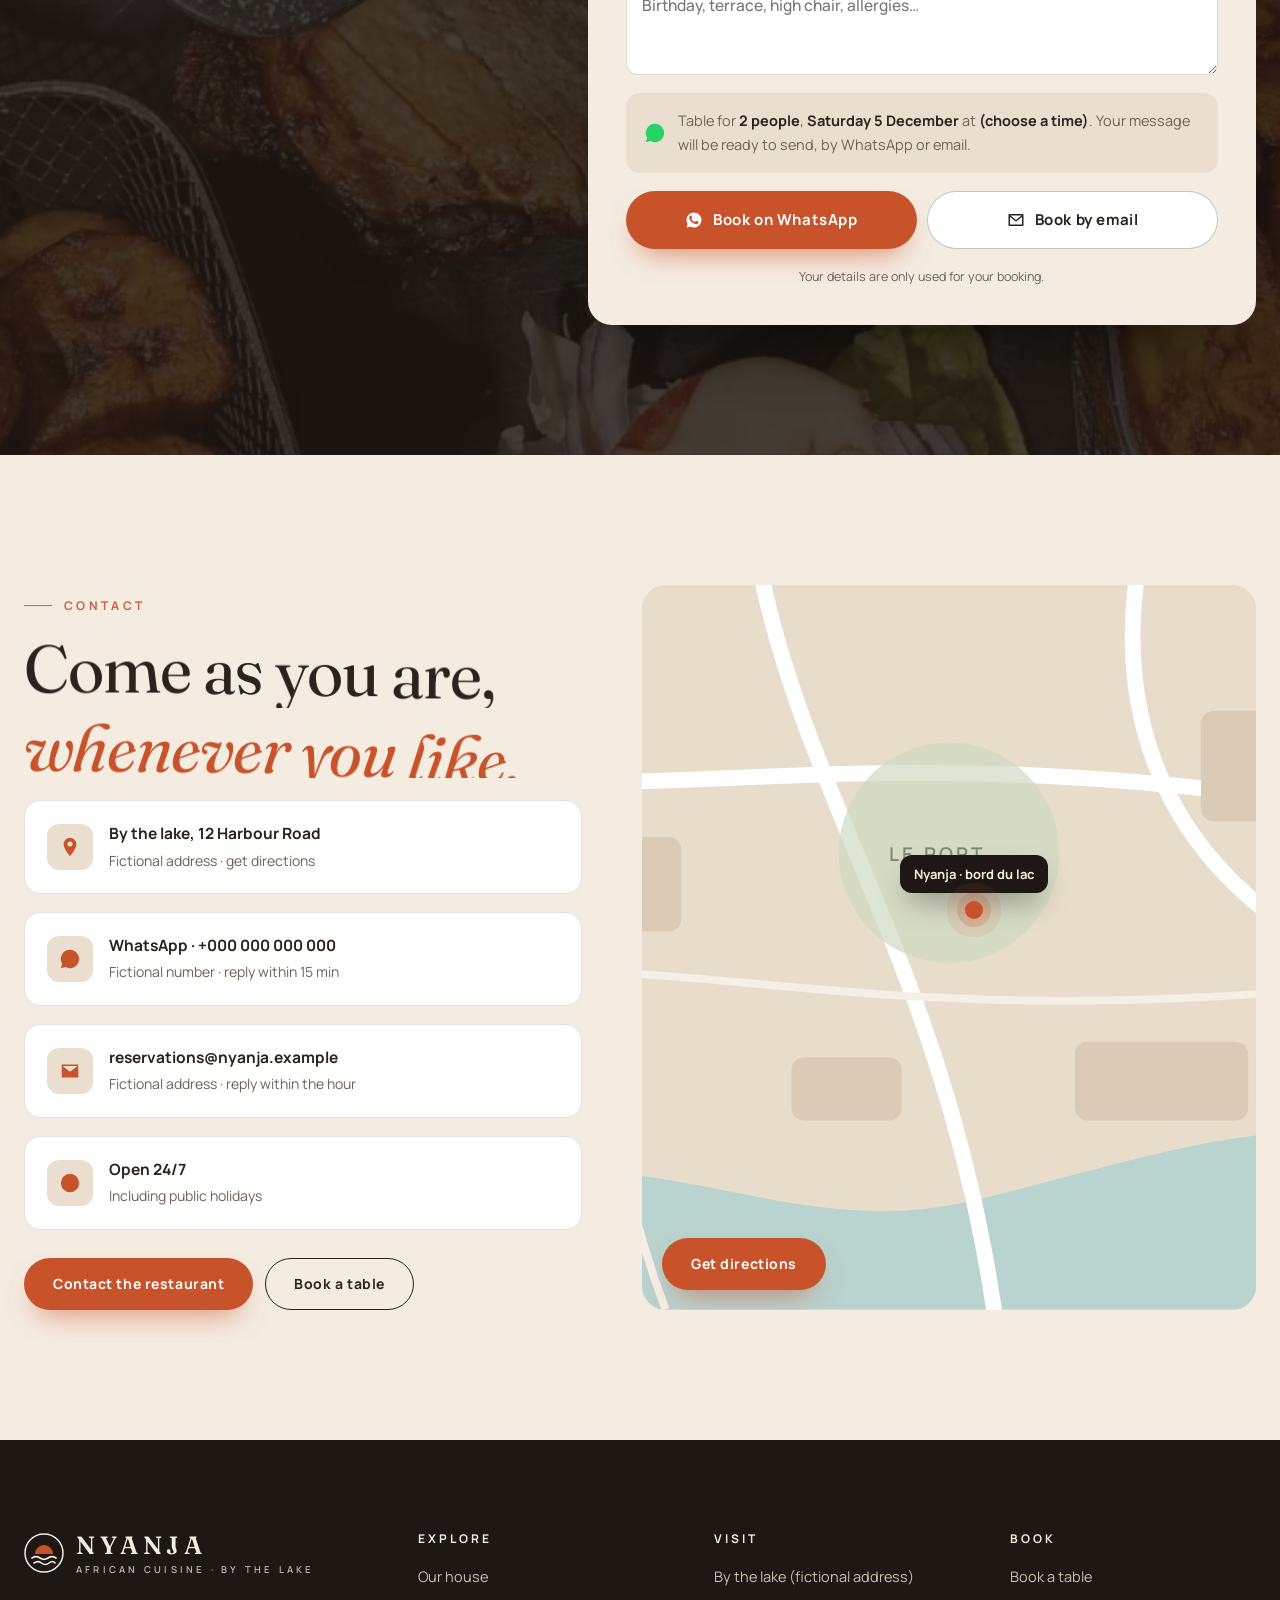
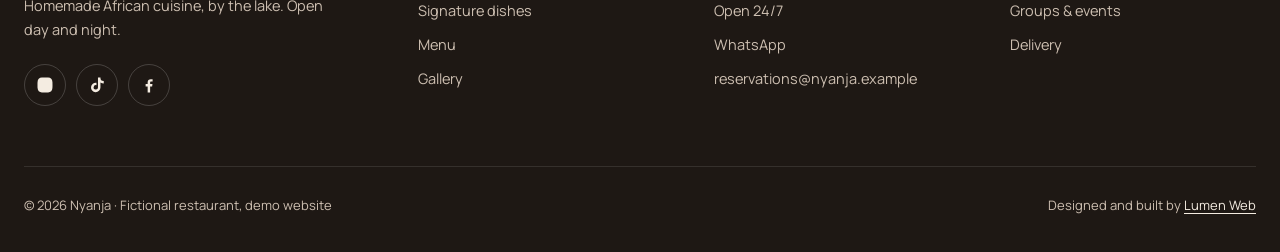
<file: demos/nyanja/index.html>
<!doctype html>
<html lang="fr">
<head>
<meta charset="utf-8">
<meta name="viewport" content="width=device-width, initial-scale=1, viewport-fit=cover">
<title>Nyanja · Cuisine africaine au bord du lac · Ouvert 24 h/24</title>
<meta name="description" content="Nyanja, restaurant de cuisine africaine au bord du lac : jollof, egusi et igname pilée, pepper soup, ofada. Commande en ligne, réservation sur WhatsApp, ouvert 24 h/24.">
<meta name="robots" content="noindex">
<meta name="theme-color" content="#1E1814">
<meta property="og:type" content="restaurant">
<meta property="og:title" content="Nyanja · Le goût de chez nous, servi jour et nuit">
<meta property="og:description" content="Cuisine africaine faite maison, au bord du lac. Ouvert 24 h/24.">
<meta property="og:image" content="img/egusi-igname-l.webp">
<link rel="icon" href="../../favicon.png">
<link rel="preload" as="image" href="img/egusi-igname-l.webp" imagesrcset="img/egusi-igname-s.webp 600w, img/egusi-igname-l.webp 1008w" imagesizes="(min-width:1080px) 56vw, 100vw">
<link rel="preconnect" href="https://fonts.googleapis.com"><link rel="preconnect" href="https://fonts.gstatic.com" crossorigin>
<link href="https://fonts.googleapis.com/css2?family=Fraunces:ital,opsz,wght@0,9..144,400;0,9..144,600;1,9..144,400;1,9..144,600&family=Manrope:wght@400;500;600;700;800&display=swap" rel="stylesheet">
<script type="application/ld+json">
{"@context":"https://schema.org","@type":"Restaurant","name":"Nyanja","description":"Restaurant de cuisine africaine (site de démonstration, établissement fictif).","servesCuisine":["Africaine","Nigériane","Ouest-africaine","Ougandaise"],"priceRange":"UGX 12 000 – 45 000","openingHours":"Mo-Su 00:00-23:59","acceptsReservations":"True"}
</script>
<style>
  /* Règle 60-30-10 : 60 % crème mil · 30 % ébène cacao · 10 % terre cuite piment */
  :root{--creme:#F4ECE1;--creme2:#EADFCF;--ebene:#1E1814;--ebene2:#2A221C;--texte:#2B231D;--doux:#6E6157;--piment:#C8532B;--piment2:#A9421F;--filet:rgba(30,24,20,.12);
        --serif:"Fraunces",Georgia,serif;--sans:"Manrope",system-ui,-apple-system,sans-serif;--r:18px}
  *{margin:0;padding:0;box-sizing:border-box}
  html{scroll-behavior:smooth}
  body{font-family:var(--sans);background:var(--creme);color:var(--texte);line-height:1.65;-webkit-font-smoothing:antialiased;overflow-x:clip}
  img{display:block;max-width:100%;height:auto}
  a{color:inherit;text-decoration:none}
  button{font:inherit;color:inherit}
  .bloc{width:min(1240px,100% - 48px);margin-inline:auto}
  :focus-visible{outline:2px solid var(--piment);outline-offset:3px;border-radius:6px}
  .passer{position:absolute;left:-999px}.passer:focus{left:16px;top:16px;z-index:99;background:var(--piment);color:#fff;padding:10px 16px;border-radius:8px}
  .sur{display:inline-flex;align-items:center;gap:12px;font:700 12px var(--sans);letter-spacing:.28em;text-transform:uppercase;color:var(--piment)}
  .sur::before{content:"";width:28px;height:1.5px;background:currentColor}
  h1,h2,h3{font-family:var(--serif);font-weight:400;letter-spacing:-.015em;line-height:1.05}
  h2{font-size:clamp(38px,5.2vw,68px);margin:18px 0 20px}
  h2 em,h1 em{font-style:italic;color:var(--piment)}
  .btn{display:inline-flex;align-items:center;justify-content:center;gap:10px;min-height:52px;padding:0 28px;border-radius:999px;border:1.5px solid transparent;
       font:700 14px var(--sans);letter-spacing:.04em;cursor:pointer;transition:transform .25s,background .25s,color .25s,border-color .25s,box-shadow .25s;white-space:nowrap}
  .btn-plein{background:var(--piment);color:#fff;box-shadow:0 14px 30px -14px rgba(200,83,43,.8)}
  .btn-plein:hover{background:var(--piment2);transform:translateY(-2px)}
  .btn-ligne{border-color:currentColor}
  .btn-ligne:hover{background:var(--ebene);color:var(--creme);border-color:var(--ebene)}
  .btn svg{width:18px;height:18px;fill:currentColor}

  /* Démonstration : une ligne discrète, honnête */
  .demo-ligne{background:var(--ebene);color:#CDBFB1;font:600 12px var(--sans);letter-spacing:.04em;text-align:center;padding:7px 14px;position:relative;z-index:31}
  .demo-ligne a{color:#fff;text-decoration:underline;text-underline-offset:3px}

  /* En-tête */
  header{position:absolute;left:0;right:0;top:31px;z-index:30;color:#fff;transition:background .35s,color .35s,box-shadow .35s}
  header.defile{position:fixed;top:0;background:rgba(244,236,225,.9);backdrop-filter:blur(14px);-webkit-backdrop-filter:blur(14px);color:var(--texte);box-shadow:0 1px 0 var(--filet)}
  header .bloc{height:84px;display:flex;align-items:center;justify-content:space-between;gap:24px}
  .logo{display:flex;align-items:center;gap:12px}
  .logo svg{width:40px;height:40px}
  .logo b{font:600 25px var(--serif);letter-spacing:.18em}
  .logo small{display:block;font:600 9.5px var(--sans);letter-spacing:.34em;text-transform:uppercase;opacity:.75;margin-top:2px}
  header nav{display:flex;gap:34px;font:600 14px var(--sans)}
  header nav a{position:relative;padding:6px 0}
  header nav a::after{content:"";position:absolute;left:0;right:100%;bottom:0;height:1.5px;background:currentColor;transition:right .3s}
  header nav a:hover::after{right:0}
  .droite{display:flex;align-items:center;gap:14px}
  .lg{display:flex;border:1px solid currentColor;border-radius:999px;padding:3px;opacity:.9}
  .lg button{background:none;border:0;font:700 11px var(--sans);padding:6px 10px;border-radius:999px;cursor:pointer}
  .lg button.on{background:currentColor}.lg button.on span{color:var(--ebene)}
  header.defile .lg button.on span{color:var(--creme)}
  header .btn{min-height:44px;padding:0 20px;font-size:13px}
  .burger{display:none;width:46px;height:46px;border-radius:50%;border:1px solid currentColor;background:none;cursor:pointer;place-items:center}
  .burger i,.burger i::before,.burger i::after{display:block;width:18px;height:1.5px;background:currentColor;position:relative;transition:transform .3s}
  .burger i::before,.burger i::after{content:"";position:absolute;left:0}.burger i::before{top:-6px}.burger i::after{top:6px}

  /* Accroche */
  .hero{position:relative;min-height:100svh;display:flex;align-items:flex-end;color:#fff;overflow:hidden;background:var(--ebene)}
  .hero img{position:absolute;inset:0;width:100%;height:100%;object-fit:cover;object-position:50% 40%}
  @media (min-width:1080px){.hero img{left:44%;width:56%}.hero::after{background:linear-gradient(90deg,#1E1814 0,#1E1814 44%,rgba(30,24,20,.55) 54%,rgba(30,24,20,0) 70%),linear-gradient(0deg,rgba(20,15,12,.55),transparent 40%)!important}}
  .hero::after{content:"";position:absolute;inset:0;background:linear-gradient(90deg,rgba(20,15,12,.88) 0,rgba(20,15,12,.55) 45%,rgba(20,15,12,.1) 75%),linear-gradient(0deg,rgba(20,15,12,.7),transparent 45%)}
  .hero .bloc{position:relative;z-index:1;padding:170px 0 110px}
  .hero .infos{display:flex;gap:10px;flex-wrap:wrap;margin-bottom:26px}
  .pastille{display:inline-flex;align-items:center;gap:8px;border:1px solid rgba(255,255,255,.35);border-radius:999px;padding:7px 14px;font:600 12.5px var(--sans);backdrop-filter:blur(6px);background:rgba(255,255,255,.06)}
  .pastille i{width:8px;height:8px;border-radius:50%;background:#5BD08A;box-shadow:0 0 0 4px rgba(91,208,138,.25)}
  .hero h1{font-size:clamp(50px,8vw,118px);max-width:12ch;line-height:.98}
  .hero h1 em{color:#F0A27F}
  .hero p.accroche{font-size:clamp(17px,1.5vw,20px);max-width:46ch;color:#E9DED2;margin:26px 0 36px}
  .hero .actions{display:flex;gap:14px;flex-wrap:wrap}
  .hero .btn-ligne{color:#fff}.hero .btn-ligne:hover{background:#fff;color:var(--ebene);border-color:#fff}
  .badge-rond{position:absolute;right:max(24px,calc((100vw - 1240px)/2));bottom:90px;z-index:1;width:150px;height:150px}
  .badge-rond svg{width:100%;height:100%;animation:tourne 22s linear infinite}
  .badge-rond span{position:absolute;inset:0;display:grid;place-items:center;font:italic 600 30px var(--serif);color:#F0A27F}
  @keyframes tourne{to{transform:rotate(360deg)}}
  .defiler{position:absolute;left:50%;bottom:26px;transform:translateX(-50%);z-index:1;font:600 11px var(--sans);letter-spacing:.3em;text-transform:uppercase;opacity:.75;display:flex;flex-direction:column;align-items:center;gap:8px}
  .defiler i{width:1px;height:34px;background:linear-gradient(#fff,transparent);animation:goutte 2s ease-in-out infinite}
  @keyframes goutte{0%{transform:scaleY(0);transform-origin:top}50%{transform:scaleY(1);transform-origin:top}51%{transform-origin:bottom}100%{transform:scaleY(0);transform-origin:bottom}}

  /* Bande */
  .bande{background:var(--ebene);color:var(--creme);overflow:hidden;padding:22px 0;border-top:1px solid rgba(255,255,255,.06)}
  .bande div{display:flex;gap:46px;width:max-content;animation:bande 40s linear infinite;font:italic 400 clamp(22px,2.4vw,30px) var(--serif);white-space:nowrap}
  .bande span::after{content:"✺";font-style:normal;color:var(--piment);margin-left:46px;font-size:.7em;vertical-align:middle}
  @keyframes bande{to{transform:translateX(-50%)}}

  section{padding:130px 0}
  /* Maison */
  .maison{display:grid;grid-template-columns:1.05fr .95fr;gap:90px;align-items:center}
  .photos{position:relative;padding:0 0 90px 0}
  .photos .grande{border-radius:var(--r);overflow:hidden;aspect-ratio:4/5}
  .photos .grande img,.photos .petite img{width:100%;height:100%;object-fit:cover}
  .photos .petite{position:absolute;right:-40px;bottom:0;width:52%;aspect-ratio:1;border-radius:var(--r);overflow:hidden;border:10px solid var(--creme);box-shadow:0 30px 60px -30px rgba(30,24,20,.5)}
  .photos .cachet{position:absolute;left:-26px;top:40px;background:var(--piment);color:#fff;border-radius:50%;width:118px;height:118px;display:grid;place-items:center;text-align:center;font:600 13px/1.25 var(--sans);transform:rotate(-8deg);box-shadow:0 20px 40px -20px rgba(200,83,43,.8)}
  .photos .cachet b{display:block;font:italic 600 34px/1 var(--serif)}
  .maison p{color:var(--doux);font-size:17.5px;margin-bottom:16px;max-width:52ch}
  .chef{display:flex;align-items:center;gap:16px;margin:30px 0 40px;padding-top:28px;border-top:1px solid var(--filet)}
  .chef .init{width:54px;height:54px;border-radius:50%;background:var(--ebene);color:var(--creme);display:grid;place-items:center;font:italic 600 20px var(--serif)}
  .chef b{display:block;font:600 16px var(--sans)}.chef span{color:var(--doux);font-size:14px}
  .chiffres{display:grid;grid-template-columns:repeat(3,1fr);gap:20px}
  .chiffres div{border-left:1.5px solid var(--piment);padding-left:16px}
  .chiffres b{display:block;font:400 40px/1 var(--serif)}.chiffres span{color:var(--doux);font-size:13.5px}

  /* Plats */
  .plats-sec{background:var(--creme2)}
  .tete{display:flex;justify-content:space-between;align-items:flex-end;gap:40px;margin-bottom:56px}
  .tete p{color:var(--doux);max-width:42ch;font-size:17px}
  .plats{display:grid;grid-template-columns:repeat(3,1fr);gap:28px}
  .plat{position:relative}
  .plat .ph{border-radius:var(--r);overflow:hidden;aspect-ratio:4/5;background:var(--creme)}
  .plat .ph img{width:100%;height:100%;object-fit:cover;transition:transform 1.2s cubic-bezier(.2,.8,.2,1)}
  .plat:hover .ph img{transform:scale(1.06)}
  .plat .prix{position:absolute;top:16px;right:16px;background:rgba(244,236,225,.94);color:var(--ebene);border-radius:999px;padding:7px 14px;font:700 13px var(--sans)}
  .plat .tag{position:absolute;top:16px;left:16px;background:var(--piment);color:#fff;border-radius:999px;padding:6px 12px;font:700 11px var(--sans);letter-spacing:.08em;text-transform:uppercase}
  .plat h3{font-size:28px;margin:22px 0 8px}
  .plat p{color:var(--doux);font-size:15.5px;max-width:36ch}
  .plat .mots{display:flex;gap:8px;margin-top:14px;flex-wrap:wrap}
  .plat .mots span{border:1px solid var(--filet);border-radius:999px;padding:4px 11px;font-size:12px;font-weight:600;color:var(--doux)}

  /* Jour / Nuit */
  .jn{background:var(--ebene);color:var(--creme);overflow:hidden}
  .jn-grille{display:grid;grid-template-columns:1fr 1fr;gap:80px;align-items:center}
  .bascule{display:inline-flex;background:rgba(255,255,255,.07);border:1px solid rgba(255,255,255,.14);border-radius:999px;padding:5px;margin:8px 0 34px}
  .bascule button{border:0;background:none;border-radius:999px;padding:11px 22px;font:700 14px var(--sans);color:#CDBFB1;cursor:pointer;display:flex;align-items:center;gap:8px;transition:background .3s,color .3s}
  .bascule button[aria-selected="true"]{background:var(--creme);color:var(--ebene)}
  .jn h2{color:var(--creme)}
  .jn .moment p{color:#CDBFB1;font-size:17.5px;max-width:46ch}
  .jn ul{list-style:none;margin-top:28px;display:grid;gap:14px}
  .jn li{display:flex;justify-content:space-between;gap:20px;border-bottom:1px solid rgba(255,255,255,.1);padding-bottom:14px}
  .jn li b{font:400 20px var(--serif)}.jn li span{color:#CDBFB1;font-size:14px;white-space:nowrap}
  .jn .visuel{position:relative;aspect-ratio:4/5;border-radius:var(--r);overflow:hidden}
  .jn .visuel img{position:absolute;inset:0;width:100%;height:100%;object-fit:cover;transition:opacity .8s ease,transform 1.4s ease}
  .jn .visuel img.cache{opacity:0;transform:scale(1.08)}
  .jn .heure{position:absolute;left:20px;bottom:20px;background:rgba(30,24,20,.75);backdrop-filter:blur(8px);border-radius:999px;padding:10px 18px;font:600 14px var(--sans)}
  .moment[hidden]{display:none}

  /* Carte */
  .carte-tete{text-align:center;max-width:720px;margin:0 auto 46px}
  .carte-tete p{color:var(--doux);font-size:17px}
  .onglets{display:flex;justify-content:center;gap:8px;flex-wrap:wrap;margin-bottom:50px}
  .onglets button{border:1.5px solid var(--filet);background:none;border-radius:999px;padding:11px 22px;font:700 14px var(--sans);cursor:pointer;transition:all .25s}
  .onglets button[aria-selected="true"]{background:var(--ebene);color:var(--creme);border-color:var(--ebene)}
  .carte{display:grid;grid-template-columns:1fr 1fr;gap:6px 70px;max-width:1040px;margin:0 auto}
  .carte[hidden]{display:none}
  .ligne{padding:20px 0;border-bottom:1px solid var(--filet)}
  .ligne .h{display:flex;align-items:baseline;gap:12px}
  .ligne b{font:400 22px var(--serif)}
  .ligne .pts{flex:1;border-bottom:1.5px dotted rgba(30,24,20,.3);transform:translateY(-5px)}
  .ligne .p{font:700 15px var(--sans);white-space:nowrap}
  .ligne small{display:block;color:var(--doux);font-size:14.5px;margin-top:4px}
  .ligne i{font-style:normal;font-size:11px;font-weight:700;letter-spacing:.06em;color:var(--piment);border:1px solid rgba(200,83,43,.4);border-radius:999px;padding:1px 7px;margin-left:6px;vertical-align:middle}
  .carte-note{text-align:center;color:var(--doux);font-size:13.5px;margin-top:34px}

  /* Galerie */
  .galerie{display:grid;grid-template-columns:repeat(4,1fr);grid-auto-rows:220px;gap:16px}
  .galerie button{border:0;padding:0;border-radius:14px;overflow:hidden;cursor:zoom-in;position:relative;background:var(--creme2)}
  .galerie img{width:100%;height:100%;object-fit:cover;transition:transform 1s cubic-bezier(.2,.8,.2,1),filter .4s}
  .galerie button:hover img{transform:scale(1.05)}
  .galerie .g1{grid-column:span 2;grid-row:span 2}.galerie .g2{grid-row:span 2}.galerie .g5{grid-column:span 2}
  .lb{position:fixed;inset:0;z-index:120;background:rgba(14,11,9,.94);display:grid;place-items:center;padding:30px}
  .lb[hidden]{display:none}
  .lb img{max-width:min(1300px,100%);max-height:84vh;border-radius:10px;box-shadow:0 30px 80px rgba(0,0,0,.6)}
  .lb button{position:absolute;width:52px;height:52px;border-radius:50%;border:1px solid rgba(255,255,255,.3);background:rgba(255,255,255,.06);color:#fff;font-size:22px;cursor:pointer}
  .lb .fermer{top:22px;right:22px}.lb .prec{left:22px;top:50%}.lb .suiv{right:22px;top:50%}
  .lb p{position:absolute;bottom:22px;left:0;right:0;text-align:center;color:#CDBFB1;font-size:14px}

  /* Avis */
  .avis-sec{background:var(--creme2)}
  .avis{display:grid;grid-template-columns:repeat(3,1fr);gap:24px}
  .avis figure{background:var(--creme);border-radius:var(--r);padding:34px;border:1px solid var(--filet)}
  .etoiles{color:var(--piment);letter-spacing:3px;font-size:15px}
  .avis blockquote{font:400 21px/1.45 var(--serif);margin:16px 0 22px}
  .avis figcaption{font-size:14px;color:var(--doux)}.avis figcaption b{color:var(--texte)}
  .exemple{text-align:center;color:var(--doux);font-size:12.5px;margin-top:22px}

  /* Réservation */
  .resa{background:var(--ebene);color:var(--creme);position:relative;overflow:hidden}
  .resa::before{content:"";position:absolute;inset:0;background:url(img/feuilles-s.webp) center/cover;opacity:.16}
  .resa .bloc{position:relative}
  .resa-grille{display:grid;grid-template-columns:.85fr 1.15fr;gap:70px;align-items:start}
  .resa h2{color:var(--creme)}
  .resa .intro{color:#CDBFB1;font-size:17.5px;max-width:42ch}
  .garanties{list-style:none;margin-top:30px;display:grid;gap:14px}
  .garanties li{display:flex;gap:12px;align-items:flex-start;color:#E4D7C9}
  .garanties li::before{content:"";flex:none;width:22px;height:22px;border-radius:50%;background:rgba(200,83,43,.2) url("data:image/svg+xml,%3Csvg xmlns='http://www.w3.org/2000/svg' viewBox='0 0 24 24'%3E%3Cpath d='m6 12 4 4 8-8' fill='none' stroke='%23F0A27F' stroke-width='2.5' stroke-linecap='round'/%3E%3C/svg%3E") center/14px no-repeat;margin-top:2px}
  form.reserver{background:var(--creme);color:var(--texte);border-radius:24px;padding:38px;display:grid;grid-template-columns:1fr 1fr;gap:18px 18px;box-shadow:0 40px 80px -40px rgba(0,0,0,.7)}
  .champ{display:flex;flex-direction:column;gap:7px}
  .champ.plein{grid-column:1/-1}
  .champ label{font:700 13px var(--sans);letter-spacing:.02em}
  .champ input,.champ select,.champ textarea{width:100%;border:1.5px solid rgba(30,24,20,.16);background:#fff;border-radius:12px;padding:14px 15px;font:500 15.5px var(--sans);color:var(--texte);transition:border-color .2s,box-shadow .2s}
  .champ textarea{min-height:96px;resize:vertical}
  .champ input:focus,.champ select:focus,.champ textarea:focus{outline:none;border-color:var(--piment);box-shadow:0 0 0 4px rgba(200,83,43,.12)}
  .champ .err{color:#B3261E;font-size:12.5px;font-weight:600;min-height:0}
  .champ.ko input,.champ.ko select{border-color:#B3261E}
  .pers{display:flex;align-items:center;border:1.5px solid rgba(30,24,20,.16);border-radius:12px;background:#fff;overflow:hidden}
  .pers button{width:50px;height:52px;border:0;background:none;font-size:22px;cursor:pointer;color:var(--piment)}
  .pers button:hover{background:var(--creme2)}
  .pers output{flex:1;text-align:center;font:700 16px var(--sans)}
  .recap{grid-column:1/-1;background:var(--creme2);border-radius:14px;padding:16px 18px;font-size:14.5px;color:var(--doux);display:flex;gap:12px;align-items:center}
  .recap svg{flex:none;width:22px;height:22px;fill:#25D366}
  .recap b{color:var(--texte)}
  form.reserver .btn{grid-column:1/-1;width:100%;min-height:58px;font-size:15px}
  .petit{grid-column:1/-1;text-align:center;font-size:12.5px;color:var(--doux)}

  /* Fenêtre WhatsApp (démonstration) */
  .wa-modale{position:fixed;inset:0;z-index:130;background:rgba(14,11,9,.72);backdrop-filter:blur(6px);display:grid;place-items:center;padding:20px}
  .wa-modale[hidden]{display:none}
  .wa-boite{width:min(440px,100%);background:#EFE7DE;border-radius:24px;overflow:hidden;box-shadow:0 40px 100px rgba(0,0,0,.5);animation:entre .35s cubic-bezier(.2,.8,.2,1)}
  @keyframes entre{from{opacity:0;transform:translateY(16px) scale(.97)}}
  .wa-tete{background:#075E54;color:#fff;display:flex;align-items:center;gap:12px;padding:14px 18px}
  .wa-tete .av{width:40px;height:40px;border-radius:50%;background:var(--piment);display:grid;place-items:center;font:italic 600 18px var(--serif)}
  .wa-tete b{display:block;font-size:15px}.wa-tete small{opacity:.8;font-size:12px}
  .wa-fil{padding:20px 18px;background:#E5DDD5 radial-gradient(rgba(0,0,0,.035) 1px,transparent 1px) 0 0/14px 14px;max-height:52vh;overflow:auto}
  .bulle{background:#DCF8C6;border-radius:12px 0 12px 12px;padding:12px 14px;margin-left:auto;max-width:92%;font-size:14px;white-space:pre-line;box-shadow:0 1px 1px rgba(0,0,0,.08)}
  .bulle small{display:block;text-align:right;color:#6C7C70;font-size:11px;margin-top:6px}
  .wa-bas{padding:20px 22px 24px;background:#fff}
  .wa-bas p{font-size:14px;color:var(--doux);margin-bottom:16px}.wa-bas p b{color:var(--texte)}
  .wa-bas .actions{display:flex;gap:10px;flex-wrap:wrap}
  .wa-bas .btn{min-height:46px;padding:0 20px;font-size:13.5px}

  /* Contact */
  .contact-grille{display:grid;grid-template-columns:1fr 1.1fr;gap:60px;align-items:stretch}
  .coord{display:grid;gap:18px;margin-top:30px}
  .coord>a,.coord>div{display:flex;gap:16px;align-items:center;padding:20px 22px;border:1px solid var(--filet);border-radius:16px;background:#fff;transition:border-color .25s,transform .25s}
  .coord>a:hover{border-color:var(--piment);transform:translateX(4px)}
  .coord i{flex:none;width:46px;height:46px;border-radius:12px;display:grid;place-items:center;background:var(--creme2)}
  .coord i svg{width:22px;height:22px;fill:var(--piment)}
  .coord b{display:block;font-size:15.5px}.coord>*>div{display:block}.coord span{color:var(--doux);font-size:14px}
  .plan{position:relative;border-radius:24px;overflow:hidden;min-height:440px;background:#E6DAC8}
  .plan svg{position:absolute;inset:0;width:100%;height:100%}
  .plan .epingle{position:absolute;left:54%;top:46%;transform:translate(-50%,-100%);text-align:center}
  .plan .epingle span{display:block;background:var(--ebene);color:var(--creme);border-radius:12px;padding:10px 14px;font:700 13px var(--sans);white-space:nowrap;box-shadow:0 14px 30px -10px rgba(0,0,0,.5)}
  .plan .epingle i{display:block;width:18px;height:18px;margin:8px auto 0;border-radius:50%;background:var(--piment);box-shadow:0 0 0 8px rgba(200,83,43,.22),0 0 0 18px rgba(200,83,43,.1);animation:pouls 2s infinite}
  @keyframes pouls{50%{box-shadow:0 0 0 12px rgba(200,83,43,.18),0 0 0 26px rgba(200,83,43,.05)}}
  .plan .btn{position:absolute;left:20px;bottom:20px}

  /* Pied de page */
  footer{background:var(--ebene);color:#CDBFB1;padding:90px 0 36px}
  .pied{display:grid;grid-template-columns:1.4fr 1fr 1fr 1fr;gap:50px;padding-bottom:60px;border-bottom:1px solid rgba(255,255,255,.1)}
  footer .logo{color:var(--creme)}
  footer p{margin-top:18px;font-size:14.5px;max-width:34ch}
  footer h4{font:700 12px var(--sans);letter-spacing:.24em;text-transform:uppercase;color:var(--creme);margin-bottom:18px}
  footer ul{list-style:none;display:grid;gap:10px;font-size:14.5px}
  footer ul a:hover{color:var(--creme)}
  .reseaux{display:flex;gap:10px;margin-top:22px}
  .reseaux a{width:42px;height:42px;border-radius:50%;border:1px solid rgba(255,255,255,.18);display:grid;place-items:center;transition:background .25s,border-color .25s}
  .reseaux a:hover{background:var(--piment);border-color:var(--piment)}
  .reseaux svg{width:18px;height:18px;fill:var(--creme)}
  .bas{display:flex;justify-content:space-between;gap:20px;flex-wrap:wrap;padding-top:28px;font-size:13px}
  .bas a{color:var(--creme);text-decoration:underline;text-underline-offset:3px}

  .wa{position:fixed;right:20px;bottom:20px;z-index:40;width:58px;height:58px;border-radius:50%;background:#25D366;display:grid;place-items:center;box-shadow:0 14px 30px rgba(0,0,0,.3);transition:transform .25s}
  .wa:hover{transform:scale(1.07)}.wa svg{width:30px;height:30px;fill:#fff}

  /* Réactif */
  @media (max-width:1080px){
    header nav{display:none}.burger{display:grid}
    header nav.ouvert{display:flex;position:fixed;inset:0;flex-direction:column;justify-content:center;align-items:center;gap:26px;background:var(--ebene);color:var(--creme);font:400 34px var(--serif);z-index:-1}
    .maison,.jn-grille,.resa-grille,.contact-grille{grid-template-columns:1fr;gap:56px}
    .plats{grid-template-columns:1fr 1fr}
    .pied{grid-template-columns:1fr 1fr}
    .photos .petite{right:0}
  }
  @media (max-width:720px){
    section{padding:90px 0}
    .bloc{width:min(1240px,100% - 36px)}
    header .btn{display:none}
    header{top:46px}.logo small{display:none}.logo b{font-size:22px}.demo-ligne{font-size:11px;padding:6px 10px}
    .hero .bloc{padding:150px 0 120px}
    .badge-rond{width:104px;height:104px;bottom:auto;top:140px;right:16px}.badge-rond span{font-size:22px}
    .tete{flex-direction:column;align-items:flex-start;gap:10px}
    .plats{display:flex;overflow-x:auto;scroll-snap-type:x mandatory;gap:16px;margin:0 -18px;padding:0 18px 10px;scrollbar-width:none}
    .plats::-webkit-scrollbar{display:none}
    .plat{flex:0 0 80%;scroll-snap-align:start}
    .carte{grid-template-columns:1fr}
    .galerie{grid-template-columns:1fr 1fr;grid-auto-rows:170px}.galerie .g5{grid-column:span 2}
    .avis{grid-template-columns:1fr}
    form.reserver{grid-template-columns:1fr;padding:26px 20px}
    .chiffres b{font-size:32px}.chiffres{gap:12px}.chiffres div{padding-left:10px}.chiffres span{display:block;font-size:12.5px;line-height:1.35}
    .pied{grid-template-columns:1fr}
    .photos .cachet{left:-6px;width:96px;height:96px;font-size:11px}.photos .cachet b{font-size:26px}
    .plan{min-height:340px}
    .lb .prec,.lb .suiv{top:auto;bottom:70px}
  }
  @media (min-width:1080px) and (max-height:820px){.hero h1{font-size:clamp(44px,9.5vh,84px)}.hero .bloc{padding:112px 0 56px}.hero p.accroche{margin:18px 0 26px}.badge-rond{width:112px;height:112px;bottom:54px}.badge-rond span{font-size:23px}.defiler{display:none}}

  /* Devise, plats signature cliquables */
  .plat{cursor:pointer}
  .plat .ajout{position:absolute;right:16px;top:calc(100% * 0);}
  .plat .ph{position:relative}
  .plat .plus{position:absolute;right:14px;bottom:14px;width:48px;height:48px;border-radius:50%;border:0;background:var(--piment);color:#fff;font-size:26px;line-height:1;cursor:pointer;box-shadow:0 10px 24px -8px rgba(200,83,43,.9);transition:transform .2s}
  .plat .plus:hover{transform:scale(1.08)}
  .piment{color:var(--piment);letter-spacing:1px;font-size:13px}
  .cmd-bandeau{margin-top:56px;display:flex;align-items:center;justify-content:space-between;gap:24px;background:var(--ebene);color:var(--creme);border-radius:22px;padding:26px 32px}
  .cmd-bandeau b{display:block;font:400 26px var(--serif)}.cmd-bandeau span{color:#CDBFB1;font-size:15px}
  /* Ambiance */
  .ambiance{position:relative;min-height:78vh;display:flex;align-items:center;color:#fff;overflow:hidden;background:var(--ebene);text-align:center}
  .ambiance img{position:absolute;inset:0;width:100%;height:100%;object-fit:cover;opacity:.45;filter:saturate(1.1)}
  .ambiance::after{content:"";position:absolute;inset:0;background:radial-gradient(60% 70% at 50% 50%,rgba(30,24,20,.2),rgba(30,24,20,.85))}
  .ambiance .bloc{position:relative;z-index:1}
  .ambiance h2{color:#fff}
  .lecture{width:96px;height:96px;border-radius:50%;border:1.5px solid rgba(255,255,255,.7);background:rgba(255,255,255,.12);backdrop-filter:blur(6px);color:#fff;font-size:30px;cursor:pointer;margin:18px auto 22px;display:grid;place-items:center;position:relative;transition:transform .3s,background .3s}
  .lecture::before{content:"";position:absolute;inset:-14px;border-radius:50%;border:1px solid rgba(255,255,255,.3);animation:onde 2.4s ease-out infinite}
  @keyframes onde{from{transform:scale(.85);opacity:1}to{transform:scale(1.35);opacity:0}}
  .lecture:hover{transform:scale(1.06);background:var(--piment)}
  .lecture span{margin-left:6px}
  .video-note{max-width:52ch;margin:0 auto;color:#E4D7C9;font-size:14.5px;border:1px dashed rgba(255,255,255,.35);border-radius:14px;padding:12px 18px}
  /* Carte interactive */
  .carte-outils{display:flex;justify-content:space-between;align-items:center;gap:16px;flex-wrap:wrap;max-width:1040px;margin:0 auto 26px}
  .devise-choix{display:inline-flex;align-items:center;gap:10px;font:700 13px var(--sans)}
  .devise{border:1.5px solid var(--filet);border-radius:999px;background:#fff;padding:8px 14px;font:700 13px var(--sans);color:var(--texte);cursor:pointer}
  .carte-astuce{color:var(--doux);font-size:13.5px}
  .ligne{display:flex;gap:14px;align-items:center}
  .ligne .txt{flex:1;cursor:pointer;min-width:0}
  .ligne .plus{flex:none;width:40px;height:40px;border-radius:50%;border:1.5px solid var(--piment);background:none;color:var(--piment);font-size:22px;line-height:1;cursor:pointer;transition:background .2s,color .2s}
  .ligne .plus:hover,.ligne .plus.ok{background:var(--piment);color:#fff}
  .emporter{max-width:1040px;margin:50px auto 0;display:flex;gap:30px;align-items:center;background:#fff;border:1px solid var(--filet);border-radius:22px;padding:26px}
  .emporter .qr{flex:none;width:130px;height:130px;border-radius:14px;overflow:hidden;border:1px solid var(--filet)}
  .emporter b{font:400 26px var(--serif)}.emporter p{color:var(--doux);margin:6px 0 16px;font-size:15px}
  /* Événements */
  .evts{background:var(--creme2)}
  .evt-grille{display:grid;grid-template-columns:.9fr 1.1fr;gap:40px;align-items:start}
  .evt-cartes{display:grid;grid-template-columns:1fr 1fr;gap:14px}
  .evt{text-align:left;border:1.5px solid var(--filet);background:var(--creme);border-radius:18px;padding:22px;cursor:pointer;transition:border-color .2s,background .2s,transform .2s}
  .evt b{display:block;font:400 22px var(--serif);margin-bottom:6px}.evt span{color:var(--doux);font-size:14px}
  .evt:hover{transform:translateY(-3px)}
  .evt.on{border-color:var(--piment);background:#fff;box-shadow:0 18px 40px -24px rgba(200,83,43,.6)}
  form.devis{background:#fff;border-radius:22px;padding:30px;display:grid;grid-template-columns:1fr 1fr;gap:16px;border:1px solid var(--filet)}
  form.devis .btn{grid-column:1/-1;width:100%}
  /* Carte cadeau */
  .cadeau-grille{display:grid;grid-template-columns:1fr 1fr;gap:80px;align-items:center}
  .carte-k{position:relative;aspect-ratio:1.6;border-radius:26px;padding:34px;color:var(--creme);overflow:hidden;background:linear-gradient(135deg,#2A221C,#1E1814 60%,#3A2418);box-shadow:0 50px 90px -40px rgba(30,24,20,.8);transform:rotate(-4deg);display:flex;flex-direction:column;justify-content:space-between}
  .carte-k::before{content:"";position:absolute;right:-60px;top:-60px;width:260px;height:260px;border-radius:50%;background:radial-gradient(circle,rgba(200,83,43,.55),transparent 70%)}
  .ck-haut{display:flex;align-items:center;gap:12px;font:700 12px var(--sans);letter-spacing:.3em;position:relative}
  .ck-haut svg{width:42px;height:42px}
  .ck-montant{font:400 clamp(44px,6vw,68px)/1 var(--serif);position:relative}
  .ck-pour{font:italic 400 20px var(--serif);color:#F0A27F;position:relative}
  .ck-motif{position:absolute;left:0;right:0;bottom:0;height:10px;background:repeating-linear-gradient(90deg,var(--piment) 0 20px,#F4ECE1 20px 30px,#1E1814 30px 40px)}
  .ck-texte{color:var(--doux);font-size:17px;margin-bottom:22px}
  .montants{display:flex;gap:10px;flex-wrap:wrap;margin-bottom:18px}
  .montants button{border:1.5px solid var(--filet);background:#fff;border-radius:14px;padding:12px 18px;font:700 15px var(--sans);cursor:pointer;transition:all .2s}
  .montants button[aria-checked="true"]{background:var(--ebene);color:var(--creme);border-color:var(--ebene)}
  .cadeau .champ{margin-bottom:14px}
  .cadeau .btn{margin-top:6px}
  /* Créneaux */
  .lbl{font:700 13px var(--sans)}
  .dispo{display:inline-flex;align-items:center;gap:8px;font:700 13.5px var(--sans);color:#1E7A46;background:#E6F4EA;border-radius:999px;padding:12px 14px}
  .dispo.peu{color:var(--piment2);background:#FBE7DF}
  .creneaux{display:grid;grid-template-columns:repeat(auto-fill,minmax(74px,1fr));gap:8px;margin-top:4px}
  .creneaux h5{grid-column:1/-1;font:700 11px var(--sans);letter-spacing:.18em;text-transform:uppercase;color:var(--doux);margin-top:6px}
  .creneaux button{border:1.5px solid rgba(30,24,20,.16);background:#fff;border-radius:10px;padding:10px 4px;font:700 14px var(--sans);cursor:pointer;transition:all .15s}
  .creneaux button:hover:not(:disabled){border-color:var(--piment)}
  .creneaux button[aria-checked="true"]{background:var(--piment);border-color:var(--piment);color:#fff}
  .creneaux button:disabled{color:#B8AEA6;background:var(--creme2);text-decoration:line-through;cursor:not-allowed}
  /* Panier */
  .panier-btn{position:fixed;right:24px;top:96px;z-index:45;display:flex;align-items:center;gap:12px;white-space:nowrap;border:0;border-radius:999px;background:var(--ebene);color:var(--creme);padding:12px 22px 12px 12px;font:700 14px var(--sans);cursor:pointer;box-shadow:0 18px 40px -12px rgba(0,0,0,.55);animation:entre .35s cubic-bezier(.2,.8,.2,1)}
  .panier-btn[hidden]{display:none}
  .pb-n{width:30px;height:30px;border-radius:50%;background:var(--piment);display:grid;place-items:center}
  .panier-btn b{color:#F0A27F}
  .panier{position:fixed;inset:0;z-index:125}
  .panier[hidden]{display:none}
  .pn-voile{position:absolute;inset:0;background:rgba(14,11,9,.55);backdrop-filter:blur(4px)}
  .pn-boite{position:absolute;right:0;top:0;bottom:0;width:min(460px,100%);background:var(--creme);display:flex;flex-direction:column;animation:glisse .35s cubic-bezier(.2,.8,.2,1)}
  @keyframes glisse{from{transform:translateX(100%)}}
  .pn-tete{display:flex;justify-content:space-between;align-items:center;padding:22px 24px;border-bottom:1px solid var(--filet)}
  .pn-tete h3{font-size:28px}
  .pn-x,.fi-x{width:42px;height:42px;border-radius:50%;border:1px solid var(--filet);background:#fff;cursor:pointer;font-size:15px}
  .pn-liste{flex:1;overflow:auto;padding:10px 24px}
  .pn-item{display:flex;gap:12px;align-items:center;padding:14px 0;border-bottom:1px solid var(--filet)}
  .pn-item b{font:400 18px var(--serif);display:block}.pn-item small{color:var(--doux)}
  .pn-item .q{display:flex;align-items:center;gap:6px;margin-left:auto}
  .pn-item .q button{width:32px;height:32px;border-radius:50%;border:1px solid var(--filet);background:#fff;cursor:pointer;font-size:16px}
  .pn-item .q span{min-width:18px;text-align:center;font-weight:700}
  .pn-vide{color:var(--doux);text-align:center;padding:40px 10px}
  .pn-form{padding:18px 24px 24px;border-top:1px solid var(--filet);background:#fff;display:grid;gap:12px}
  .modes{display:flex;gap:6px;flex-wrap:wrap}
  .mode{flex:1;border:1.5px solid var(--filet);background:none;border-radius:999px;padding:9px 10px;font:700 12.5px var(--sans);cursor:pointer;white-space:nowrap}
  .mode.on{background:var(--ebene);color:var(--creme);border-color:var(--ebene)}
  .pn-form .champ input{padding:11px 13px}
  .pn-total{display:flex;justify-content:space-between;align-items:baseline;font:700 15px var(--sans)}
  .pn-total b{font:400 28px var(--serif)}
  .pn-livr{font-size:12.5px;color:var(--doux);margin-top:-8px}
  /* Fiche plat */
  .fiche{position:fixed;inset:0;z-index:126;background:rgba(14,11,9,.7);backdrop-filter:blur(6px);display:grid;place-items:center;padding:18px}
  .fiche[hidden]{display:none}
  .fi-boite{position:relative;width:min(940px,100%);max-height:calc(100vh - 36px);overflow:auto;background:var(--creme);border-radius:26px;display:grid;grid-template-columns:1fr 1fr;animation:entre .35s cubic-bezier(.2,.8,.2,1)}
  .fi-img img{width:100%;height:100%;object-fit:cover;min-height:100%}
  .fi-info{padding:38px 34px;display:flex;flex-direction:column}
  .fi-cat{font:700 11.5px var(--sans);letter-spacing:.22em;text-transform:uppercase;color:var(--piment)}
  .fi-info h3{font-size:clamp(30px,3.4vw,40px);margin:10px 0 12px}
  .fi-desc{color:var(--doux);font-size:16px}
  .fi-info dl{display:grid;grid-template-columns:auto 1fr;gap:10px 18px;margin:24px 0;padding-top:20px;border-top:1px solid var(--filet);font-size:14.5px}
  .fi-info dt{font-weight:700}.fi-info dd{color:var(--doux)}
  .fi-bas{margin-top:auto;display:flex;align-items:center;justify-content:space-between;gap:16px}
  .fi-prix{font:400 32px var(--serif)}
  .fi-x{position:absolute;top:14px;right:14px;z-index:2}
  .wa-modale,.fiche,.panier{--x:0}
  @media (max-width:1080px){.evt-grille,.cadeau-grille{grid-template-columns:1fr;gap:40px}.carte-k{max-width:520px}}
  @media (max-width:720px){
    .cmd-bandeau{flex-direction:column;align-items:flex-start;padding:22px}
    .ligne{gap:10px}.ligne b{font-size:19px}
    .emporter{flex-direction:column;align-items:flex-start;padding:22px}
    .evt-cartes{grid-template-columns:1fr 1fr;gap:10px}.evt{padding:16px}.evt b{font-size:18px}
    form.devis{grid-template-columns:1fr;padding:22px}
    .carte-k{padding:24px;transform:rotate(-2deg)}
    .fi-boite{grid-template-columns:1fr}.fi-img{max-height:300px;overflow:hidden}.fi-info{padding:24px 22px}
    .panier-btn{right:auto;left:50%;transform:translateX(-50%);top:14px;padding:8px 16px 8px 8px;font-size:13px;z-index:46}.panier-btn .pb-n{width:26px;height:26px}
    .ambiance{min-height:70vh}
  }

  .envois{display:flex;gap:10px;flex-wrap:wrap;grid-column:1/-1}
  .envois .btn{flex:1 1 200px}
  form.reserver .envois .btn,form.devis .envois .btn{width:auto}
  .btn-mail{color:var(--texte);border-color:rgba(30,24,20,.25);background:#fff}
  .btn-mail:hover{background:var(--ebene);color:var(--creme);border-color:var(--ebene)}
  .cadeau .envois{margin-top:6px}.cadeau .envois .btn{margin:0}
  .pn-form .envois .btn{flex:1 1 100%}
  .mail-tete{display:none;background:#fff;padding:14px 18px;border-bottom:1px solid #E5E5E5;font-size:13px;color:#555;gap:4px}
  .mail-tete span{display:inline-block;width:52px;color:#888}.mail-tete b{color:#222;font-weight:600}
  .wa-boite.mail .mail-tete{display:grid}
  .wa-boite.mail .wa-tete{background:#2B231D}
  .wa-boite.mail .wa-fil{background:#fff}
  .wa-boite.mail .bulle{background:#fff;box-shadow:none;border-radius:0;max-width:100%;margin:0;padding:4px 2px;color:#222;font-size:14.5px}
  .wa-boite.mail .bulle small{text-align:left}
  @media (prefers-reduced-motion:reduce){*{animation:none!important;transition:none!important}html{scroll-behavior:auto}}
</style>
</head>
<body>
<a class="passer" href="#contenu" data-en="Skip to content">Aller au contenu</a>
<div class="demo-ligne"><span data-en="Demo website designed by Lumen Web · fictional restaurant ·">Site de démonstration conçu par Lumen Web · restaurant fictif ·</span> <a href="../../?utm_campaign=demo-nyanja#commander" data-en="I want a website like this">Je veux un site comme celui-ci</a></div>

<header>
  <div class="bloc">
    <a class="logo" href="#" aria-label="Nyanja, accueil">
      <svg viewBox="0 0 40 40" aria-hidden="true"><circle cx="20" cy="20" r="19" fill="none" stroke="currentColor" stroke-width="1.5"/><path d="M11 21a9 9 0 0 1 18 0Z" fill="#C8532B"/><path d="M8 25c3-2 5-2 8 0s5 2 8 0 5-2 8 0M10 30c3-2 5-2 7.5 0s5 2 7.5 0 4.5-2 6 0" fill="none" stroke="currentColor" stroke-width="1.6" stroke-linecap="round"/></svg>
      <div><b>NYANJA</b><small data-en="African cuisine · by the lake">Cuisine africaine · au bord du lac</small></div>
    </a>
    <nav aria-label="Menu principal">
      <a href="#maison" data-en="Our house">La maison</a>
      <a href="#plats" data-en="Signature dishes">Nos plats</a>
      <a href="#carte" data-en="Menu">La carte</a>
      <a href="#galerie" data-en="Gallery">Galerie</a>
      <a href="#contact" data-en="Contact">Contact</a>
    </nav>
    <div class="droite">
      <div class="lg" role="group" aria-label="Langue / Language"><button type="button" data-l="fr"><span>FR</span></button><button type="button" data-l="en"><span>EN</span></button></div>
      <a class="btn btn-plein" href="#reserver" data-en="Book a table">Réserver une table</a>
      <button class="burger" type="button" aria-label="Ouvrir le menu" aria-expanded="false"><i></i></button>
    </div>
  </div>
</header>

<main id="contenu">
  <!-- Accroche -->
  <section class="hero" aria-label="Accueil" style="padding:0">
    <img src="img/egusi-igname-l.webp" srcset="img/egusi-igname-s.webp 600w, img/egusi-igname-l.webp 1008w" sizes="(min-width:1080px) 56vw, 100vw" width="1008" height="1332" alt="Egusi aux légumes-feuilles et boules d'igname pilée sur feuille de bananier" fetchpriority="high">
    <div class="bloc">
      <div class="infos">
        <span class="pastille"><i></i><span data-en="Open now · 24/7">Ouvert maintenant · 24 h/24</span></span>
        <span class="pastille" data-en="Delivery &amp; takeaway">Livraison &amp; à emporter</span>
      </div>
      <h1 data-en="The taste of home, <em>served day and night.</em>">Le goût de chez nous, <em>servi jour et nuit.</em></h1>
      <p class="accroche" data-en="Smoky jollof, egusi with hand-pounded yam, fiery pepper soup: the great recipes of Africa, cooked slowly and served generously, by the lake.">Jollof fumé, egusi et igname pilée à la main, pepper soup qui réveille : les grandes recettes d'Afrique, cuisinées lentement et servies généreusement, au bord du lac.</p>
      <div class="actions">
        <a class="btn btn-plein" href="#reserver"><span data-en="Book a table">Réserver une table</span> <span aria-hidden="true">→</span></a>
        <a class="btn btn-ligne" href="#carte" data-en="See the menu">Découvrir la carte</a>
      </div>
    </div>
    <div class="badge-rond" aria-hidden="true">
      <svg viewBox="0 0 150 150"><defs><path id="cercle" d="M75 75m-58 0a58 58 0 1 1 116 0a58 58 0 1 1-116 0"/></defs><text fill="#F4ECE1" style="font:700 11.5px Manrope;letter-spacing:4.2px"><textPath href="#cercle">OUVERT 24H/24 · FAIT MAISON · BORD DU LAC ·</textPath></text></svg>
      <span>24h</span>
    </div>
    <div class="defiler" aria-hidden="true"><span data-en="Scroll">Défiler</span><i></i></div>
  </section>

  <div class="bande" aria-hidden="true"><div>
    <span>Jollof royal</span><span>Egusi &amp; foufou</span><span>Pepper soup</span><span>Ofada &amp; plantain</span><span>Riz ananas laqué</span><span>Ragoût de la maison</span><span>Jus de bissap</span>
    <span>Jollof royal</span><span>Egusi &amp; foufou</span><span>Pepper soup</span><span>Ofada &amp; plantain</span><span>Riz ananas laqué</span><span>Ragoût de la maison</span><span>Jus de bissap</span>
  </div></div>

  <!-- La maison -->
  <section id="maison">
    <div class="bloc maison">
      <div class="photos rv">
        <div class="grande"><img src="img/feuilles-s.webp" width="600" height="815" alt="Une marmite de sauce aux légumes-feuilles, bœuf rôti et plantain frit" loading="lazy"></div>
        <div class="petite"><img src="img/ragout-s.webp" width="600" height="752" alt="Ragoût rouge pimenté de la maison avec œufs" loading="lazy"></div>
        <div class="cachet"><div><b>2009</b><span data-en="since">depuis</span></div></div>
      </div>
      <div class="rv">
        <span class="sur" data-en="Our house">Notre maison</span>
        <h2 data-en="A cuisine of patience, <em>fire and sharing.</em>">Une cuisine de patience, <em>de feu et de partage.</em></h2>
        <p data-en="At Nyanja, the sauces simmer for hours, the yam is pounded by hand and the jollof gets its smoky taste from the bottom of the pot. Recipes from Lagos, Douala, Kinshasa, Abidjan and Kampala, gathered at one table.">Chez Nyanja, les sauces mijotent des heures, l'igname est pilée à la main et le jollof prend son goût fumé au fond de la marmite. Des recettes de Lagos, Douala, Kinshasa, Abidjan et Kampala, réunies à une même table.</p>
        <p data-en="Here, you come as a guest and leave as family. Day or night, there is always a seat, a plate and a smile waiting for you.">Ici, on arrive en invité et on repart en famille. De jour comme de nuit, il y a toujours une place, une assiette et un sourire qui vous attendent.</p>
        <div class="chef"><div class="init">AN</div><div><b>Amina Nakato</b><span data-en="Head chef & founder (fictional character)">Cheffe et fondatrice (personnage fictif)</span></div></div>
        <div class="chiffres">
          <div><b data-compte>24</b><span data-en="hours a day, 7/7">heures sur 24, 7 j/7</span></div>
          <div><b data-compte>5</b><span data-en="countries on the menu">pays à la carte</span></div>
          <div><b data-compte>100 %</b><span data-en="homemade, every day">fait maison, chaque jour</span></div>
        </div>
      </div>
    </div>
  </section>

  <!-- Plats -->
  <section id="plats" class="plats-sec">
    <div class="bloc">
      <div class="tete">
        <div><span class="sur" data-en="Signature dishes">Les incontournables</span><h2 data-en="Dishes people <em>come back for.</em>">Les plats pour lesquels <em>on revient.</em></h2></div>
        <p data-en="Six recipes that tell our story. Served generously, to share — or not.">Six recettes qui racontent notre histoire. Servies généreusement, à partager… ou pas.</p>
      </div>
      <div class="plats" id="plats-grille"></div>
      <div class="cmd-bandeau rv"><div><b data-en="Hungry now? Order online.">Une envie maintenant ? Commandez en ligne.</b><span data-en="Delivery, takeaway or ready when you arrive: add your dishes, we prepare everything.">Livraison, à emporter ou prêt à votre arrivée : ajoutez vos plats, on prépare tout.</span></div><a class="btn btn-plein" href="#carte" data-en="Order now">Commander maintenant</a></div>
    </div>
  </section>

  <!-- Jour / Nuit -->
  <section class="jn" id="jour-nuit">
    <div class="bloc jn-grille">
      <div>
        <span class="sur" data-en="Open 24/7">Ouvert 24 h/24</span>
        <h2 data-en="Morning or midnight, <em>the kitchen never sleeps.</em>">Au réveil ou à minuit, <em>la cuisine ne dort jamais.</em></h2>
        <div class="bascule" role="tablist" aria-label="Moment de la journée">
          <button type="button" role="tab" id="t-jour" aria-selected="true" aria-controls="m-jour" data-m="jour">☀ <span data-en="Day">Jour</span></button>
          <button type="button" role="tab" id="t-nuit" aria-selected="false" aria-controls="m-nuit" data-m="nuit">☾ <span data-en="Night">Nuit</span></button>
        </div>
        <div class="moment" id="m-jour" role="tabpanel" aria-labelledby="t-jour">
          <p data-en="From 6 am, fresh juices and warm breakfasts. Generous lunches, colourful plates, and the terrace in the shade.">Dès 6 h, jus frais et petits-déjeuners chauds. Déjeuners généreux, assiettes colorées, et la terrasse à l'ombre.</p>
          <ul>
            <li><b data-en="African breakfast">Petit-déjeuner africain</b><span data-en="6 am – 11 am">6 h – 11 h</span></li>
            <li><b data-en="Dish of the day">Plat du jour</b><span data-en="12 pm – 3 pm">12 h – 15 h</span></li>
            <li><b data-en="Fresh juices & sweets">Jus frais &amp; douceurs</b><span data-en="all afternoon">tout l'après-midi</span></li>
          </ul>
        </div>
        <div class="moment" id="m-nuit" role="tabpanel" aria-labelledby="t-nuit" hidden>
          <p data-en="After sunset, the big pots come out. Pepper soup, slow-cooked sauces, the city lights from the terrace, and a kitchen that cooks until dawn.">Après le coucher du soleil, les grandes marmites sortent. Pepper soup, sauces mijotées, la ville illuminée depuis la terrasse, et une cuisine qui tourne jusqu'à l'aube.</p>
          <ul>
            <li><b data-en="Dinner & terrace">Dîner &amp; terrasse</b><span data-en="6 pm – 2 am">18 h – 2 h</span></li>
            <li><b data-en="Late-night menu">Carte de nuit</b><span data-en="2 am – 6 am">2 h – 6 h</span></li>
            <li><b data-en="Bissap & mocktails">Bissap &amp; cocktails sans alcool</b><span data-en="all night">toute la nuit</span></li>
          </ul>
        </div>
      </div>
      <div class="visuel rv">
        <img id="v-jour" src="img/ananas-s.webp" width="600" height="782" alt="Riz ananas et poulet laqué, un plat de jour" loading="lazy">
        <img id="v-nuit" class="cache" src="img/feuilles-s.webp" width="600" height="815" alt="Les grandes marmites du soir" loading="lazy">
        <span class="heure" id="v-heure" data-en="☀ 12:30 pm · lunch">☀ 12 h 30 · déjeuner</span>
      </div>
    </div>
  </section>

  <!-- Ambiance (vidéo) -->
  <section class="ambiance" id="ambiance" aria-label="Vidéo d'ambiance">
    <img src="img/egusi-foufou-l.webp" width="948" height="1171" alt="" loading="lazy">
    <div class="bloc">
      <span class="sur" style="color:#F0A27F" data-en="Ambiance">Ambiance</span>
      <h2 data-en="Thirty seconds <em>at our table.</em>">Trente secondes <em>à notre table.</em></h2>
      <button type="button" class="lecture" data-contact="video" aria-label="Lire la vidéo d'ambiance"><span aria-hidden="true">▶</span></button>
      <p class="video-note" data-en="Video placeholder: on the real website, a 30-second film shot in your restaurant plays here (kitchen, service, the room at night).">Emplacement vidéo : sur le vrai site, un film de 30 secondes tourné dans votre restaurant se lance ici (la cuisine, le service, la salle le soir).</p>
    </div>
  </section>

  <!-- La carte -->
  <section id="carte">
    <div class="bloc">
      <div class="carte-tete">
        <span class="sur" data-en="The menu">La carte</span>
        <h2 data-en="Everything is cooked <em>to order.</em>">Tout est cuisiné <em>à la commande.</em></h2>
        <p data-en="Choose your currency: prices convert instantly. Service included.">Choisissez votre monnaie : les prix se convertissent instantanément. Service compris.</p>
      </div>
      <div class="carte-outils">
        <label class="devise-choix"><span data-en="Prices in">Prix en</span> <select class="devise" aria-label="Monnaie"></select></label>
        <span class="carte-astuce" data-en="Tap a dish to see it, + to add it to your order.">Touchez un plat pour le découvrir, + pour l'ajouter à votre commande.</span>
      </div>
      <div class="onglets" role="tablist" aria-label="Catégories de la carte" id="onglets"></div>
      <div id="panneaux"></div>
      <p class="carte-note" data-en="Indicative prices, converted automatically. Allergies? Tell us when you order: our kitchen adapts.">Prix indicatifs, convertis automatiquement. Allergies ? Dites-le-nous en commandant : notre cuisine s'adapte.</p>
      <div class="emporter rv">
        <div class="qr"><img src="img/qr-carte.png" width="300" height="300" alt="QR code vers la carte en ligne de Nyanja"></div>
        <div><b data-en="Take the menu with you">Emportez la carte</b><p data-en="Download the menu as PDF, or scan the QR code: it's also printed on every table.">Téléchargez la carte en PDF, ou scannez le QR code : il est aussi imprimé sur chaque table.</p>
          <a class="btn btn-ligne" href="carte-nyanja.pdf" download><svg viewBox="0 0 24 24" aria-hidden="true"><path d="M12 3v12m0 0-5-5m5 5 5-5M5 21h14" fill="none" stroke="currentColor" stroke-width="2" stroke-linecap="round" stroke-linejoin="round"/></svg><span data-en="Download the menu (PDF)">Télécharger la carte (PDF)</span></a></div>
      </div>
    </div>
  </section>

  <!-- Galerie -->
  <section id="galerie" class="plats-sec">
    <div class="bloc">
      <div class="tete">
        <div><span class="sur" data-en="Gallery">Galerie</span><h2 data-en="A taste <em>before you come.</em>">Un avant-goût <em>avant de venir.</em></h2></div>
        <p data-en="Tap a photo to see it full screen.">Touchez une photo pour l'afficher en grand.</p>
      </div>
      <div class="galerie">
        <button type="button" class="g1" data-i="0"><img src="img/egusi-igname-s.webp" data-l="img/egusi-igname-l.webp" width="600" height="793" alt="Egusi et igname pilée sur feuille de bananier" loading="lazy"></button>
        <button type="button" class="g2" data-i="1"><img src="img/ofada-s.webp" data-l="img/ofada-l.webp" width="600" height="962" alt="Ofada, sauce pimentée et plantain" loading="lazy"></button>
        <button type="button" data-i="2"><img src="img/jollof-s.webp" data-l="img/jollof-l.webp" width="600" height="598" alt="Assiette de jollof royal" loading="lazy"></button>
        <button type="button" data-i="3"><img src="img/pepper-soup-s.webp" data-l="img/pepper-soup-l.webp" width="600" height="663" alt="Pepper soup au poisson-chat" loading="lazy"></button>
        <button type="button" class="g5" data-i="4"><img src="img/feuilles-s.webp" width="600" height="815" alt="Les marmites du soir et le plantain frit" loading="lazy"></button>
        <button type="button" data-i="5"><img src="img/ragout-s.webp" data-l="img/ragout-l.webp" width="600" height="752" alt="Ragoût de la maison" loading="lazy"></button>
        <button type="button" data-i="6"><img src="img/ananas-s.webp" data-l="img/ananas-l.webp" width="600" height="782" alt="Riz ananas et poulet laqué" loading="lazy"></button>
      </div>
    </div>
  </section>

  <!-- Avis -->
  <section class="avis-sec" style="padding-top:0">
    <div class="bloc">
      <div class="avis">
        <figure class="rv"><div class="etoiles" aria-label="5 étoiles sur 5">★★★★★</div><blockquote data-en="“The best jollof in town. We came for dinner and came back the next day for the egusi.”">« Le meilleur jollof de la ville. On est venus dîner et revenus le lendemain pour l'egusi. »</blockquote><figcaption><b>Grace M.</b> · Abidjan</figcaption></figure>
        <figure class="rv"><div class="etoiles" aria-label="5 étoiles sur 5">★★★★★</div><blockquote data-en="“Booked on WhatsApp in two minutes. The pounded yam tastes exactly like my grandmother's.”">« Réservé sur WhatsApp en deux minutes. L'igname pilée a exactement le goût de celle de ma grand-mère. »</blockquote><figcaption><b>David K.</b> · Kinshasa</figcaption></figure>
        <figure class="rv"><div class="etoiles" aria-label="5 étoiles sur 5">★★★★★</div><blockquote data-en="“A pepper soup at 3 am after a flight? Nyanja was open, warm, and perfect.”">« Une pepper soup à 3 h du matin après un vol ? Nyanja était ouvert, chaleureux, et parfait. »</blockquote><figcaption><b>Sarah N.</b> · Nairobi</figcaption></figure>
      </div>
      <p class="exemple" data-en="Example reviews (demo website).">Avis d'exemple (site de démonstration).</p>
    </div>
  </section>

  <!-- Événements -->
  <section id="evenements" class="evts">
    <div class="bloc">
      <div class="tete">
        <div><span class="sur" data-en="Events & private hire">Événements &amp; privatisation</span><h2 data-en="Your big days, <em>our big pots.</em>">Vos grands jours, <em>nos grandes marmites.</em></h2></div>
        <p data-en="Birthdays, weddings, company dinners: the terrace, the room or the whole restaurant, with a menu designed for you.">Anniversaires, mariages, repas d'entreprise : la terrasse, la salle ou tout le restaurant, avec un menu pensé pour vous.</p>
      </div>
      <div class="evt-grille">
        <div class="evt-cartes">
          <button type="button" class="evt on" data-t="anniversaire"><b data-en="Birthday">Anniversaire</b><span data-en="10 to 40 guests · cake & music">10 à 40 invités · gâteau &amp; musique</span></button>
          <button type="button" class="evt" data-t="mariage"><b data-en="Wedding & dowry">Mariage &amp; dot</b><span data-en="Up to 150 guests · buffet">Jusqu'à 150 invités · buffet</span></button>
          <button type="button" class="evt" data-t="entreprise"><b data-en="Company dinner">Repas d'entreprise</b><span data-en="Seminars, teams, clients">Séminaires, équipes, clients</span></button>
          <button type="button" class="evt" data-t="traiteur"><b data-en="Catering at home">Traiteur à domicile</b><span data-en="We cook, you celebrate">On cuisine, vous profitez</span></button>
        </div>
        <form class="devis" id="form-devis" novalidate>
          <div class="champ"><label for="d-date" data-en="Event date *">Date de l'événement *</label><input id="d-date" type="date" required><span class="err"></span></div>
          <div class="champ"><label for="d-inv" data-en="Number of guests *">Nombre d'invités *</label><input id="d-inv" type="number" min="5" max="500" value="30" required><span class="err"></span></div>
          <div class="champ"><label for="d-nom" data-en="Your name *">Votre nom *</label><input id="d-nom" autocomplete="name" required><span class="err"></span></div>
          <div class="champ"><label for="d-tel" data-en="Phone *">Téléphone *</label><input id="d-tel" type="tel" inputmode="tel" required placeholder="+225 07 00 00 00 00"><span class="err"></span></div>
          <div class="champ plein"><label for="d-msg" data-en="Tell us about it (optional)">Racontez-nous (facultatif)</label><textarea id="d-msg" data-en-ph="Theme, budget, dishes you love…" placeholder="Thème, budget, plats que vous aimez…"></textarea></div>
          <div class="envois"><button class="btn btn-plein" data-via="wa" type="submit"><svg viewBox="0 0 24 24" aria-hidden="true"><path d="M12 2a10 10 0 0 0-8.6 15.1L2 22l5-1.3A10 10 0 1 0 12 2Zm5.6 14.1c-.2.7-1.4 1.3-2 1.4-.5.1-1.2.1-1.9-.1a17 17 0 0 1-1.7-.6 13.6 13.6 0 0 1-5.2-4.6c-.4-.5-1.2-1.7-1.2-3.2s.8-2.3 1.1-2.6c.3-.3.6-.4.8-.4h.6c.2 0 .4 0 .6.5l.9 2.1c.1.2.1.4 0 .6l-.4.6-.4.5c-.1.1-.3.3-.1.6.2.3.8 1.3 1.7 2.1 1.1 1 2.1 1.3 2.4 1.5.3.1.5.1.7-.1l1-1.2c.2-.3.4-.2.7-.1l2 1c.3.1.5.2.6.3.1.2.1.8-.2 1.5Z"/></svg><span data-en="Request a free quote">Demander un devis gratuit</span></button><button type="submit" class="btn btn-ligne btn-mail" data-via="mail"><svg viewBox="0 0 24 24" aria-hidden="true"><path d="M3 5h18v14H3z" fill="none" stroke="currentColor" stroke-width="2" stroke-linejoin="round"/><path d="m3 6 9 7 9-7" fill="none" stroke="currentColor" stroke-width="2" stroke-linejoin="round"/></svg><span data-en="By email">Par e-mail</span></button></div>
        </form>
      </div>
    </div>
  </section>

  <!-- Carte cadeau -->
  <section id="cadeau" class="cadeau">
    <div class="bloc cadeau-grille">
      <div class="carte-k rv" aria-hidden="true">
        <div class="ck-haut" aria-hidden="true"><svg viewBox="0 0 40 40"><circle cx="20" cy="20" r="19" fill="none" stroke="currentColor" stroke-width="1.5"/><path d="M11 21a9 9 0 0 1 18 0Z" fill="#C8532B"/><path d="M8 25c3-2 5-2 8 0s5 2 8 0 5-2 8 0M10 30c3-2 5-2 7.5 0s5 2 7.5 0 4.5-2 6 0" fill="none" stroke="currentColor" stroke-width="1.6" stroke-linecap="round"/></svg><span>NYANJA</span></div>
        <b class="ck-montant" id="ck-montant"></b>
        <span class="ck-pour" id="ck-pour" data-en="For someone special">Pour quelqu'un de spécial</span>
        <i class="ck-motif"></i>
      </div>
      <div class="rv">
        <span class="sur" data-en="Gift card">Carte cadeau</span>
        <h2 data-en="Give a feast, <em>not just a gift.</em>">Offrez un festin, <em>pas juste un cadeau.</em></h2>
        <p class="ck-texte" data-en="Valid 12 months, at the table or for delivery. Sent by WhatsApp in minutes.">Valable 12 mois, à table ou en livraison. Envoyée par WhatsApp en quelques minutes.</p>
        <div class="montants" role="radiogroup" aria-label="Montant de la carte cadeau" id="montants"></div>
        <div class="champ"><label for="ck-nom" data-en="Recipient's name">Prénom de la personne</label><input id="ck-nom" data-en-ph="Ex. Mariam" placeholder="Ex. Mariam" maxlength="30"></div>
        <div class="champ"><label for="ck-mot" data-en="Your message">Votre message</label><input id="ck-mot" data-en-ph="Happy birthday!" placeholder="Joyeux anniversaire !" maxlength="80"></div>
        <div class="envois"><button type="button" class="btn btn-plein" data-via="wa" id="ck-offrir"><svg viewBox="0 0 24 24" aria-hidden="true"><path d="M12 2a10 10 0 0 0-8.6 15.1L2 22l5-1.3A10 10 0 1 0 12 2Zm5.6 14.1c-.2.7-1.4 1.3-2 1.4-.5.1-1.2.1-1.9-.1a17 17 0 0 1-1.7-.6 13.6 13.6 0 0 1-5.2-4.6c-.4-.5-1.2-1.7-1.2-3.2s.8-2.3 1.1-2.6c.3-.3.6-.4.8-.4h.6c.2 0 .4 0 .6.5l.9 2.1c.1.2.1.4 0 .6l-.4.6-.4.5c-.1.1-.3.3-.1.6.2.3.8 1.3 1.7 2.1 1.1 1 2.1 1.3 2.4 1.5.3.1.5.1.7-.1l1-1.2c.2-.3.4-.2.7-.1l2 1c.3.1.5.2.6.3.1.2.1.8-.2 1.5Z"/></svg><span data-en="Give this card">Offrir cette carte</span></button><button type="button" id="ck-mail" class="btn btn-ligne btn-mail" data-via="mail"><svg viewBox="0 0 24 24" aria-hidden="true"><path d="M3 5h18v14H3z" fill="none" stroke="currentColor" stroke-width="2" stroke-linejoin="round"/><path d="m3 6 9 7 9-7" fill="none" stroke="currentColor" stroke-width="2" stroke-linejoin="round"/></svg><span data-en="By email">Par e-mail</span></button></div>
      </div>
    </div>
  </section>

  <!-- Réservation -->
  <section id="reserver" class="resa">
    <div class="bloc resa-grille">
      <div class="rv">
        <span class="sur" style="color:#F0A27F" data-en="Reservation">Réservation</span>
        <h2 data-en="Your table, <em>in two minutes.</em>">Votre table, <em>en deux minutes.</em></h2>
        <p class="intro" data-en="Fill in the form, then choose WhatsApp or email: your message is already written. We confirm within 15 minutes, day and night.">Remplissez le formulaire, puis choisissez WhatsApp ou e-mail : votre message est déjà rédigé. Confirmation en 15 minutes, de jour comme de nuit.</p>
        <ul class="garanties">
          <li data-en="Free booking, no deposit">Réservation gratuite, sans acompte</li>
          <li data-en="Birthdays and groups: tell us in the message">Anniversaires et groupes : dites-le dans le message</li>
          <li data-en="Table held for 20 minutes">Table gardée 20 minutes</li>
        </ul>
      </div>
      <form class="reserver rv" id="form-resa" novalidate>
        <div class="champ"><label for="r-nom" data-en="Full name *">Nom complet *</label><input id="r-nom" name="nom" autocomplete="name" required data-en-ph="Ex. Grace Namutebi" placeholder="Ex. Grace Namutebi"><span class="err" aria-live="polite"></span></div>
        <div class="champ"><label for="r-tel" data-en="Phone number *">Numéro de téléphone *</label><input id="r-tel" name="tel" type="tel" autocomplete="tel" inputmode="tel" required placeholder="+225 07 00 00 00 00"><span class="err" aria-live="polite"></span></div>
        <div class="champ"><label for="r-date" data-en="Date *">Date *</label><input id="r-date" name="date" type="date" required><span class="err" aria-live="polite"></span></div>
        <div class="champ"><span class="lbl" data-en="Availability">Disponibilité</span><span class="dispo" id="dispo"></span></div>
        <div class="champ plein"><span class="lbl" id="l-heure" data-en="Choose a time *">Choisissez un horaire *</span><input type="hidden" id="r-heure"><div class="creneaux" id="creneaux" role="radiogroup" aria-labelledby="l-heure"></div><span class="err" id="err-heure" aria-live="polite"></span></div>
        <div class="champ plein"><label id="l-pers" data-en="Number of guests *">Nombre de personnes *</label>
          <div class="pers" role="group" aria-labelledby="l-pers"><button type="button" data-p="-1" aria-label="Une personne de moins">−</button><output id="r-pers" aria-live="polite">2</output><button type="button" data-p="1" aria-label="Une personne de plus">+</button></div></div>
        <div class="champ plein"><label for="r-msg" data-en="Message (optional)">Message (facultatif)</label><textarea id="r-msg" name="msg" data-en-ph="Birthday, terrace, high chair, allergies…" placeholder="Anniversaire, terrasse, chaise bébé, allergies…"></textarea></div>
        <div class="recap" aria-live="polite"><svg viewBox="0 0 24 24" aria-hidden="true"><path d="M12 2a10 10 0 0 0-8.6 15.1L2 22l5-1.3A10 10 0 1 0 12 2Z"/></svg><span id="recap-txt"></span></div>
        <div class="envois"><button class="btn btn-plein" data-via="wa" type="submit"><svg viewBox="0 0 24 24" aria-hidden="true"><path d="M12 2a10 10 0 0 0-8.6 15.1L2 22l5-1.3A10 10 0 1 0 12 2Zm5.6 14.1c-.2.7-1.4 1.3-2 1.4-.5.1-1.2.1-1.9-.1a17 17 0 0 1-1.7-.6 13.6 13.6 0 0 1-5.2-4.6c-.4-.5-1.2-1.7-1.2-3.2s.8-2.3 1.1-2.6c.3-.3.6-.4.8-.4h.6c.2 0 .4 0 .6.5l.9 2.1c.1.2.1.4 0 .6l-.4.6-.4.5c-.1.1-.3.3-.1.6.2.3.8 1.3 1.7 2.1 1.1 1 2.1 1.3 2.4 1.5.3.1.5.1.7-.1l1-1.2c.2-.3.4-.2.7-.1l2 1c.3.1.5.2.6.3.1.2.1.8-.2 1.5Z"/></svg><span data-en="Book on WhatsApp">Réserver sur WhatsApp</span></button><button type="submit" class="btn btn-ligne btn-mail" data-via="mail"><svg viewBox="0 0 24 24" aria-hidden="true"><path d="M3 5h18v14H3z" fill="none" stroke="currentColor" stroke-width="2" stroke-linejoin="round"/><path d="m3 6 9 7 9-7" fill="none" stroke="currentColor" stroke-width="2" stroke-linejoin="round"/></svg><span data-en="Book by email">Réserver par e-mail</span></button></div>
        <p class="petit" data-en="Your details are only used for your booking.">Vos informations servent uniquement à votre réservation.</p>
      </form>
    </div>
  </section>

  <!-- Contact -->
  <section id="contact">
    <div class="bloc contact-grille">
      <div class="rv">
        <span class="sur" data-en="Contact">Contact</span>
        <h2 data-en="Come as you are, <em>whenever you like.</em>">Venez comme vous êtes, <em>quand vous voulez.</em></h2>
        <div class="coord">
          <a href="#" data-contact="map"><i><svg viewBox="0 0 24 24"><path d="M12 2a7 7 0 0 0-7 7c0 5 7 13 7 13s7-8 7-13a7 7 0 0 0-7-7Zm0 9.5A2.5 2.5 0 1 1 12 6a2.5 2.5 0 0 1 0 5.5Z"/></svg></i><div><b data-en="By the lake, 12 Harbour Road">Au bord du lac, 12 route du Port</b><span data-en="Fictional address · get directions">Adresse fictive · itinéraire</span></div></a>
          <a href="#" data-contact="whatsapp"><i><svg viewBox="0 0 24 24"><path d="M12 2a10 10 0 0 0-8.6 15.1L2 22l5-1.3A10 10 0 1 0 12 2Z"/></svg></i><div><b>WhatsApp · +000 000 000 000</b><span data-en="Fictional number · reply within 15 min">Numéro fictif · réponse en 15 min</span></div></a>
          <a href="#" data-contact="email"><i><svg viewBox="0 0 24 24"><path d="M3 5h18v14H3zm1.5 1.5v.6l7.5 5.6 7.5-5.6v-.6z"/></svg></i><div><b>reservations@nyanja.example</b><span data-en="Fictional address · reply within the hour">Adresse fictive · réponse dans l'heure</span></div></a>
          <div><i><svg viewBox="0 0 24 24"><path d="M12 2a10 10 0 1 0 0 20 10 10 0 0 0 0-20Zm1 10.4V6h-2v7.6l5 3 1-1.7Z"/></svg></i><div><b data-en="Open 24/7">Ouvert 24 h/24 · 7 j/7</b><span data-en="Including public holidays">Y compris les jours fériés</span></div></div>
        </div>
        <div style="margin-top:28px;display:flex;gap:12px;flex-wrap:wrap"><a class="btn btn-plein" href="#" data-contact="whatsapp" data-en="Contact the restaurant">Contacter le restaurant</a><a class="btn btn-ligne" href="#reserver" data-en="Book a table">Réserver une table</a></div>
      </div>
      <div class="plan rv" role="img" aria-label="Plan stylisé : Nyanja au bord du lac">
        <svg viewBox="0 0 600 460" preserveAspectRatio="xMidYMid slice" aria-hidden="true">
          <rect width="600" height="460" fill="#E8DCCB"/>
          <path d="M0 380 C120 350 200 420 320 390 S520 330 600 360 V460 H0Z" fill="#B9D3CF"/><text x="40" y="430" fill="#6E8F8A" style="font:italic 15px Fraunces">Le lac</text>
          <g fill="none" stroke="#fff" stroke-width="10" stroke-linecap="round"><path d="M-10 120 C150 140 260 90 610 150"/><path d="M180 -10 C210 140 300 250 330 470"/><path d="M420 -10 C400 120 470 220 610 260"/></g>
          <g fill="none" stroke="#F6EFE6" stroke-width="5"><path d="M0 250 C140 230 260 290 600 250"/><path d="M80 0 C90 200 60 300 120 460"/><path d="M520 0 C500 160 560 300 520 460"/></g>
          <g fill="#D9CBB6"><rect x="40" y="160" width="90" height="60" rx="8"/><rect x="380" y="290" width="110" height="50" rx="8"/><rect x="460" y="80" width="80" height="70" rx="8"/><rect x="200" y="300" width="70" height="40" rx="8"/></g>
          <circle cx="300" cy="170" r="70" fill="#CFDCC4" opacity=".7"/><text x="262" y="175" fill="#7A8C6D" style="font:600 12px Manrope;letter-spacing:2px">LE PORT</text>
        </svg>
        <div class="epingle"><span>Nyanja · bord du lac</span><i></i></div>
        <a class="btn btn-plein" href="#" data-contact="map" data-en="Get directions">Itinéraire</a>
      </div>
    </div>
  </section>
</main>

<footer>
  <div class="bloc">
    <div class="pied">
      <div>
        <a class="logo" href="#" aria-label="Nyanja"><svg viewBox="0 0 40 40" aria-hidden="true"><circle cx="20" cy="20" r="19" fill="none" stroke="currentColor" stroke-width="1.5"/><path d="M11 21a9 9 0 0 1 18 0Z" fill="#C8532B"/><path d="M8 25c3-2 5-2 8 0s5 2 8 0 5-2 8 0M10 30c3-2 5-2 7.5 0s5 2 7.5 0 4.5-2 6 0" fill="none" stroke="currentColor" stroke-width="1.6" stroke-linecap="round"/></svg><div><b>NYANJA</b><small data-en="African cuisine · by the lake">Cuisine africaine · au bord du lac</small></div></a>
        <p data-en="Homemade African cuisine, by the lake. Open day and night.">Cuisine africaine faite maison, au bord du lac. Ouvert de jour comme de nuit.</p>
        <div class="reseaux">
          <a href="#" data-contact="social" aria-label="Instagram"><svg viewBox="0 0 24 24"><path d="M12 7a5 5 0 1 0 0 10 5 5 0 0 0 0-10Zm0 8.2a3.2 3.2 0 1 1 0-6.4 3.2 3.2 0 0 1 0 6.4ZM17.3 5.5a1.2 1.2 0 1 0 0 2.4 1.2 1.2 0 0 0 0-2.4ZM12 2c-2.7 0-3 0-4.1.1C4.3 2.3 2.3 4.3 2.1 7.9 2 9 2 9.3 2 12s0 3 .1 4.1c.2 3.6 2.2 5.6 5.8 5.8 1.1.1 1.4.1 4.1.1s3 0 4.1-.1c3.6-.2 5.6-2.2 5.8-5.8.1-1.1.1-1.4.1-4.1s0-3-.1-4.1c-.2-3.6-2.2-5.6-5.8-5.8C15 2 14.7 2 12 2Z"/></svg></a>
          <a href="#" data-contact="social" aria-label="TikTok"><svg viewBox="0 0 24 24"><path d="M16.6 2h-3.3v13.2a2.9 2.9 0 1 1-2-2.8V9a6.3 6.3 0 1 0 5.3 6.2V8.6a7.7 7.7 0 0 0 4.4 1.4V6.7a4.4 4.4 0 0 1-4.4-4.7Z"/></svg></a>
          <a href="#" data-contact="social" aria-label="Facebook"><svg viewBox="0 0 24 24"><path d="M13.5 22v-8h2.7l.4-3.2h-3.1V8.8c0-.9.3-1.5 1.6-1.5h1.7V4.4a22 22 0 0 0-2.5-.1c-2.4 0-4.1 1.5-4.1 4.2v2.3H7.5V14h2.7v8Z"/></svg></a>
        </div>
      </div>
      <div><h4 data-en="Explore">Explorer</h4><ul><li><a href="#maison" data-en="Our house">La maison</a></li><li><a href="#plats" data-en="Signature dishes">Nos plats</a></li><li><a href="#carte" data-en="Menu">La carte</a></li><li><a href="#galerie" data-en="Gallery">Galerie</a></li></ul></div>
      <div><h4 data-en="Visit">Nous trouver</h4><ul><li data-en="By the lake (fictional address)">Au bord du lac (adresse fictive)</li><li data-en="Open 24/7">Ouvert 24 h/24</li><li><a href="#" data-contact="whatsapp">WhatsApp</a></li><li><a href="#" data-contact="email">reservations@nyanja.example</a></li></ul></div>
      <div><h4 data-en="Book">Réserver</h4><ul><li><a href="#reserver" data-en="Book a table">Réserver une table</a></li><li><a href="#" data-contact="whatsapp" data-en="Groups & events">Groupes &amp; événements</a></li><li><a href="#" data-contact="whatsapp" data-en="Delivery">Livraison</a></li></ul></div>
    </div>
    <div class="bas"><span>© 2026 Nyanja · <span data-en="Fictional restaurant, demo website">Restaurant fictif, site de démonstration</span></span><span data-en="Designed and built by <a href='../../'>Lumen Web</a>">Conçu et réalisé par <a href="../../">Lumen Web</a></span></div>
  </div>
</footer>

<a class="wa" href="#" data-contact="whatsapp" aria-label="WhatsApp"><svg viewBox="0 0 24 24" aria-hidden="true"><path d="M12 2a10 10 0 0 0-8.6 15.1L2 22l5-1.3A10 10 0 1 0 12 2Zm5.6 14.1c-.2.7-1.4 1.3-2 1.4-.5.1-1.2.1-1.9-.1a17 17 0 0 1-1.7-.6 13.6 13.6 0 0 1-5.2-4.6c-.4-.5-1.2-1.7-1.2-3.2s.8-2.3 1.1-2.6c.3-.3.6-.4.8-.4h.6c.2 0 .4 0 .6.5l.9 2.1c.1.2.1.4 0 .6l-.4.6-.4.5c-.1.1-.3.3-.1.6.2.3.8 1.3 1.7 2.1 1.1 1 2.1 1.3 2.4 1.5.3.1.5.1.7-.1l1-1.2c.2-.3.4-.2.7-.1l2 1c.3.1.5.2.6.3.1.2.1.8-.2 1.5Z"/></svg></a>

<!-- Galerie plein écran -->
<div class="lb" id="lb" role="dialog" aria-modal="true" aria-label="Photo en grand" hidden>
  <img alt=""><p></p>
  <button type="button" class="fermer" aria-label="Fermer">✕</button><button type="button" class="prec" aria-label="Photo précédente">‹</button><button type="button" class="suiv" aria-label="Photo suivante">›</button>
</div>

<!-- Bouton panier -->
<button type="button" class="panier-btn" id="panier-btn" hidden aria-controls="panier"><span class="pb-n" id="pb-n">0</span><span data-en="My order">Ma commande</span><b id="pb-total"></b></button>

<!-- Panier -->
<aside class="panier" id="panier" aria-label="Votre commande" hidden>
  <div class="pn-voile" data-fermer></div>
  <div class="pn-boite" role="dialog" aria-modal="true" aria-labelledby="pn-titre">
    <div class="pn-tete"><h3 id="pn-titre" data-en="Your order">Votre commande</h3><button type="button" class="pn-x" data-fermer aria-label="Fermer">✕</button></div>
    <div class="pn-liste" id="pn-liste"></div>
    <div class="pn-form">
      <div class="modes" role="radiogroup" aria-label="Mode">
        <button type="button" class="mode on" data-m="livraison" data-en="Delivery">Livraison</button>
        <button type="button" class="mode" data-m="emporter" data-en="Takeaway">À emporter</button>
        <button type="button" class="mode" data-m="place" data-en="Ready when I arrive">Prêt à mon arrivée</button>
      </div>
      <div class="champ"><label for="c-nom" data-en="Name *">Nom *</label><input id="c-nom" autocomplete="name"><span class="err"></span></div>
      <div class="champ"><label for="c-tel" data-en="Phone *">Téléphone *</label><input id="c-tel" type="tel" inputmode="tel" autocomplete="tel"><span class="err"></span></div>
      <div class="champ" id="c-adr-champ"><label for="c-adr" data-en="Delivery address *">Adresse de livraison *</label><input id="c-adr" autocomplete="street-address"><span class="err"></span></div>
      <div class="pn-total"><span data-en="Total">Total</span><b id="pn-total"></b></div>
      <p class="pn-livr" id="pn-livr"></p>
      <div class="envois"><button type="button" class="btn btn-plein" data-via="wa" id="pn-envoyer"><svg viewBox="0 0 24 24" aria-hidden="true"><path d="M12 2a10 10 0 0 0-8.6 15.1L2 22l5-1.3A10 10 0 1 0 12 2Zm5.6 14.1c-.2.7-1.4 1.3-2 1.4-.5.1-1.2.1-1.9-.1a17 17 0 0 1-1.7-.6 13.6 13.6 0 0 1-5.2-4.6c-.4-.5-1.2-1.7-1.2-3.2s.8-2.3 1.1-2.6c.3-.3.6-.4.8-.4h.6c.2 0 .4 0 .6.5l.9 2.1c.1.2.1.4 0 .6l-.4.6-.4.5c-.1.1-.3.3-.1.6.2.3.8 1.3 1.7 2.1 1.1 1 2.1 1.3 2.4 1.5.3.1.5.1.7-.1l1-1.2c.2-.3.4-.2.7-.1l2 1c.3.1.5.2.6.3.1.2.1.8-.2 1.5Z"/></svg><span data-en="Order on WhatsApp">Commander sur WhatsApp</span></button><button type="button" id="pn-mail" class="btn btn-ligne btn-mail" data-via="mail"><svg viewBox="0 0 24 24" aria-hidden="true"><path d="M3 5h18v14H3z" fill="none" stroke="currentColor" stroke-width="2" stroke-linejoin="round"/><path d="m3 6 9 7 9-7" fill="none" stroke="currentColor" stroke-width="2" stroke-linejoin="round"/></svg><span data-en="Order by email">Commander par e-mail</span></button></div>
    </div>
  </div>
</aside>

<!-- Fiche plat -->
<div class="fiche" id="fiche" role="dialog" aria-modal="true" aria-labelledby="fi-nom" hidden>
  <div class="fi-boite">
    <button type="button" class="fi-x" aria-label="Fermer">✕</button>
    <div class="fi-img"><img alt=""></div>
    <div class="fi-info">
      <span class="fi-cat"></span>
      <h3 id="fi-nom"></h3>
      <p class="fi-desc"></p>
      <dl>
        <dt data-en="Spice level">Piment</dt><dd class="fi-pim"></dd>
        <dt data-en="Ingredients">Ingrédients</dt><dd class="fi-ing"></dd>
        <dt data-en="Allergens">Allergènes</dt><dd class="fi-all"></dd>
      </dl>
      <div class="fi-bas"><b class="fi-prix"></b><button type="button" class="btn btn-plein fi-ajout"></button></div>
    </div>
  </div>
</div>

<!-- Message WhatsApp préparé (démonstration) -->
<div class="wa-modale" id="wa-modale" role="dialog" aria-modal="true" aria-labelledby="wa-titre" hidden>
  <div class="wa-boite">
    <div class="wa-tete"><div class="av">N</div><div><b id="wa-titre">Nyanja</b><small id="wa-sous" data-en="online · replies within 15 min">en ligne · répond en 15 min</small></div></div>
    <div class="mail-tete"><div><span data-en="To">À</span> <b>reservations@nyanja.example</b></div><div><span data-en="Subject">Objet</span> <b id="mail-objet"></b></div></div>
    <div class="wa-fil"><div class="bulle" id="wa-bulle"></div></div>
    <div class="wa-bas">
      <p id="wa-explique"></p>
      <div class="actions"><a class="btn btn-plein" href="../../?utm_campaign=demo-nyanja#commander" data-en="I want this website">Je veux ce site</a><button type="button" class="btn btn-ligne" id="wa-fermer" data-en="Close">Fermer</button></div>
    </div>
  </div>
</div>

<script src="../demo.js"></script>
<script src="nyanja.js"></script>
<script>window.ANIM={marque:"NYANJA",fond:"#1E1814",texte:"#F4ECE1",accent:"#C8532B",police:"'Fraunces',Georgia,serif",signature:"nyanja"};</script>
<script src="../vendor/gsap.min.js"></script><script src="../vendor/ScrollTrigger.min.js"></script><script src="../vendor/lenis.min.js"></script><script src="../anim.js"></script>
</body>
</html>
</file>
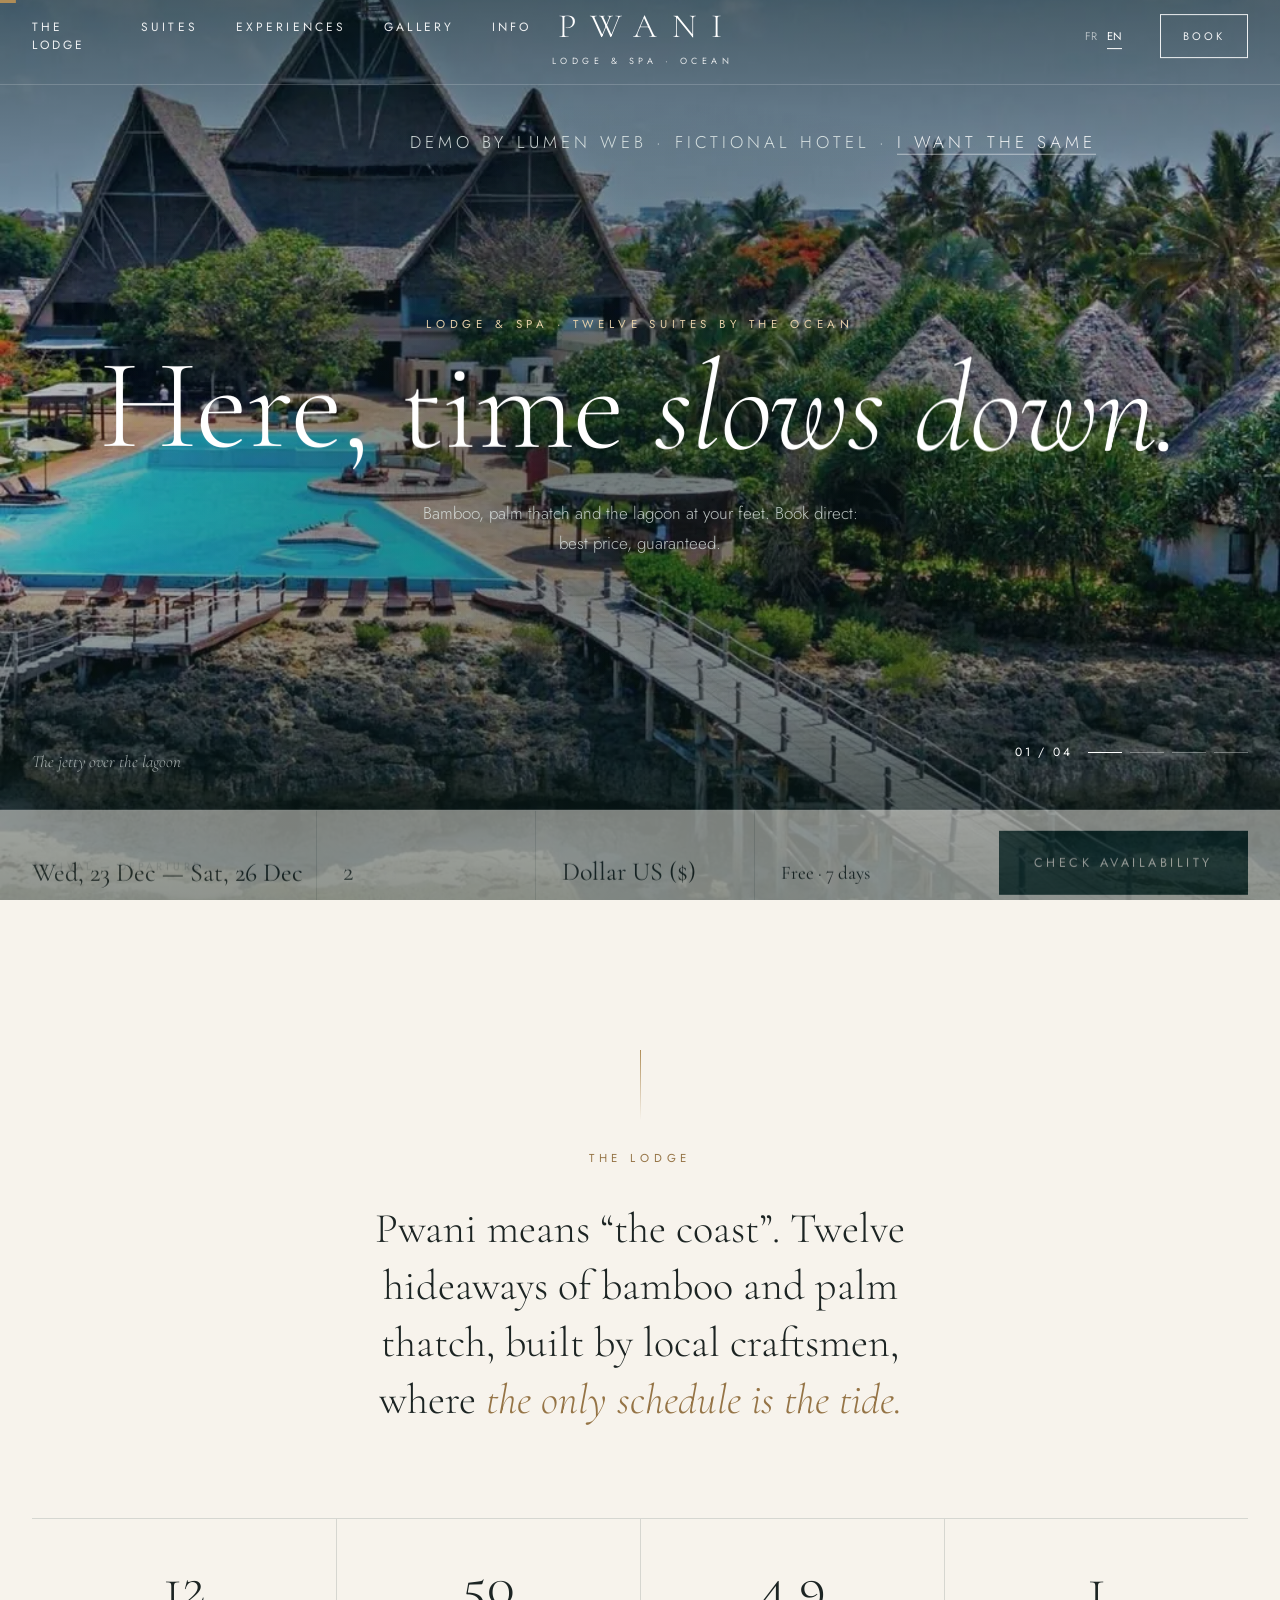
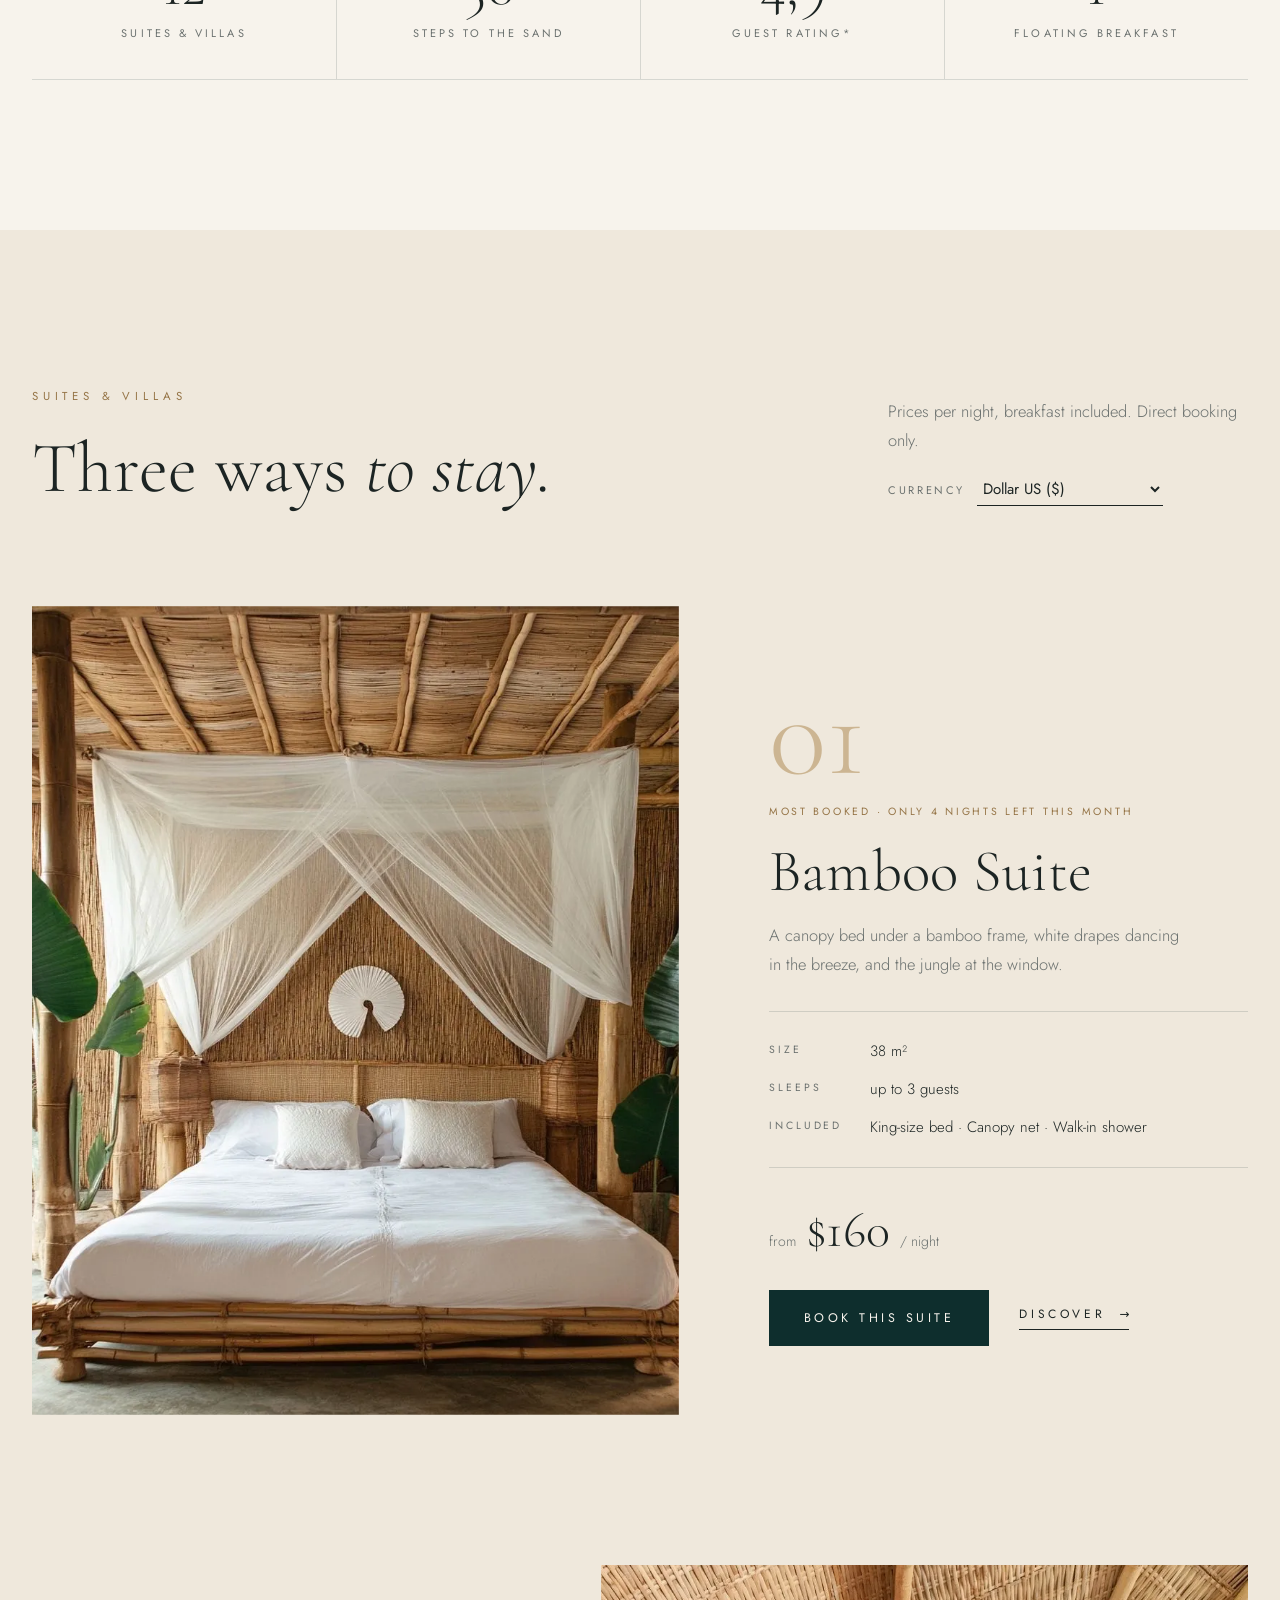
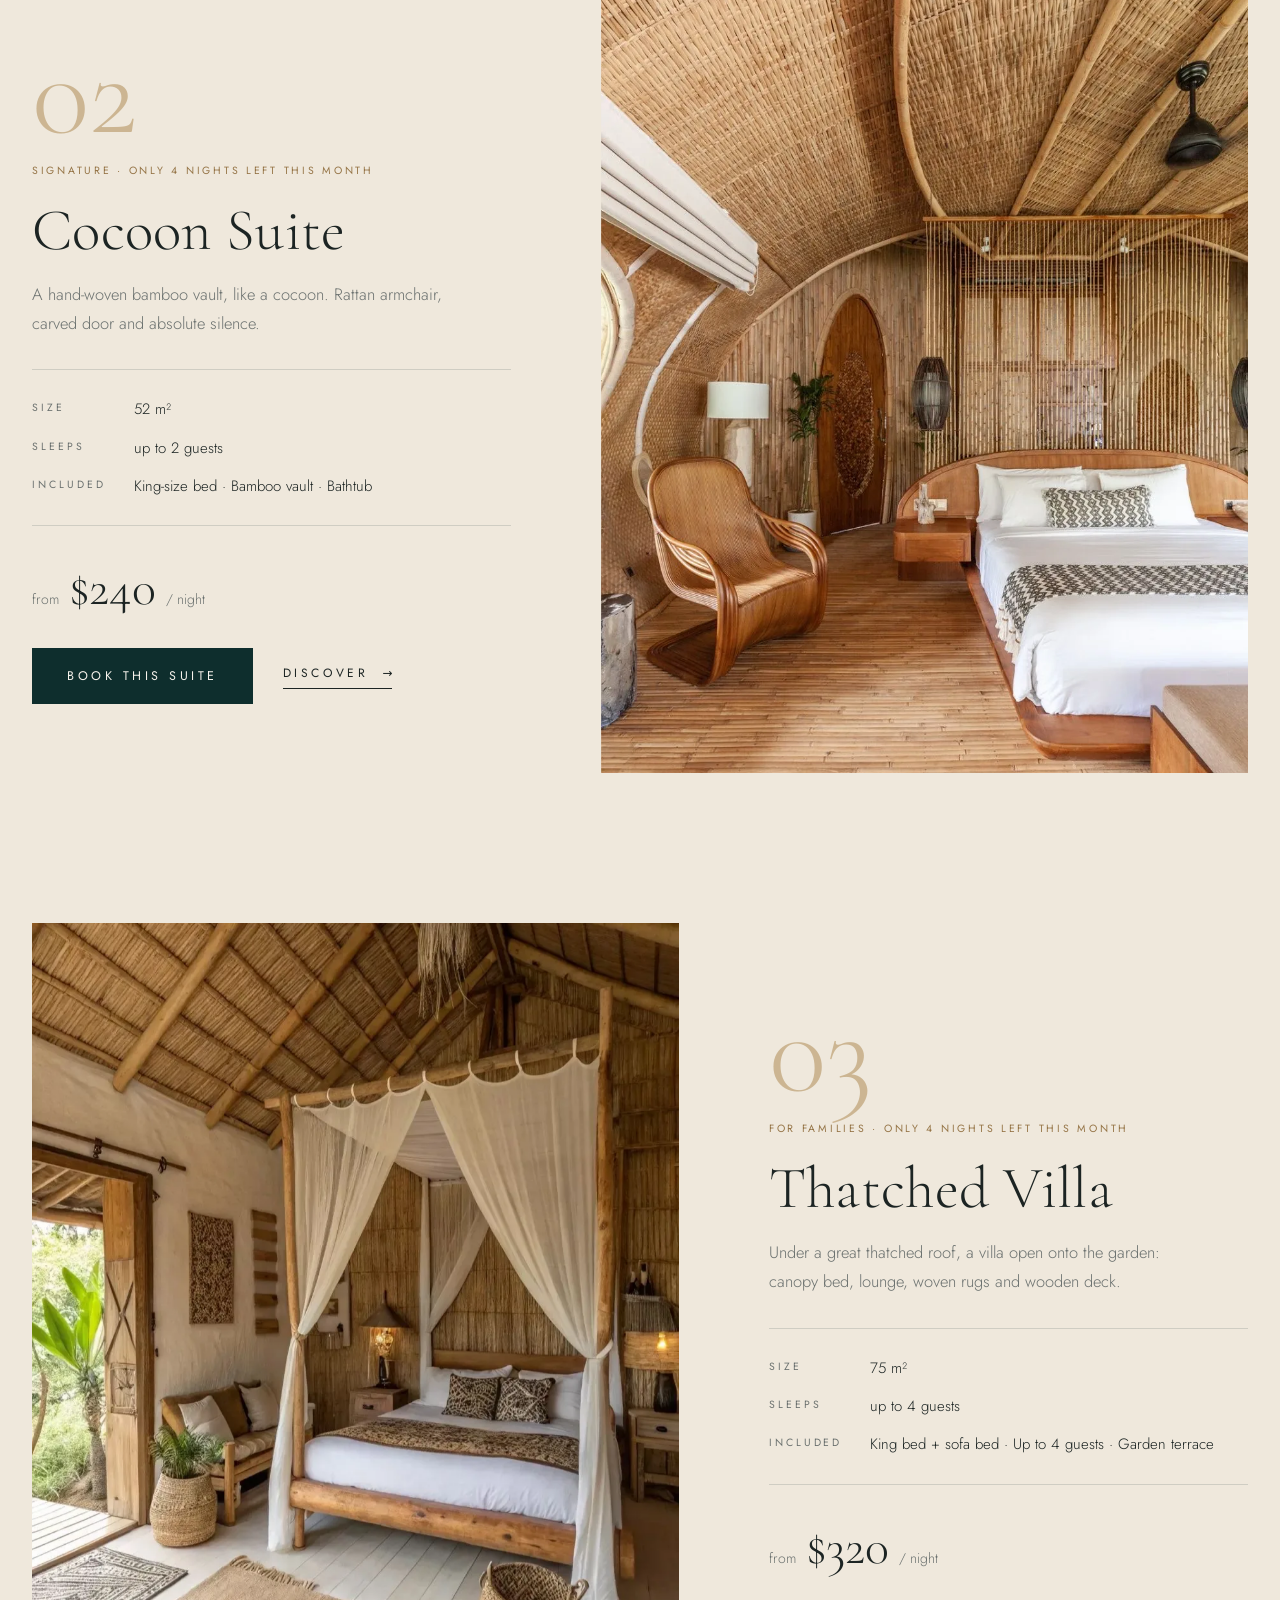
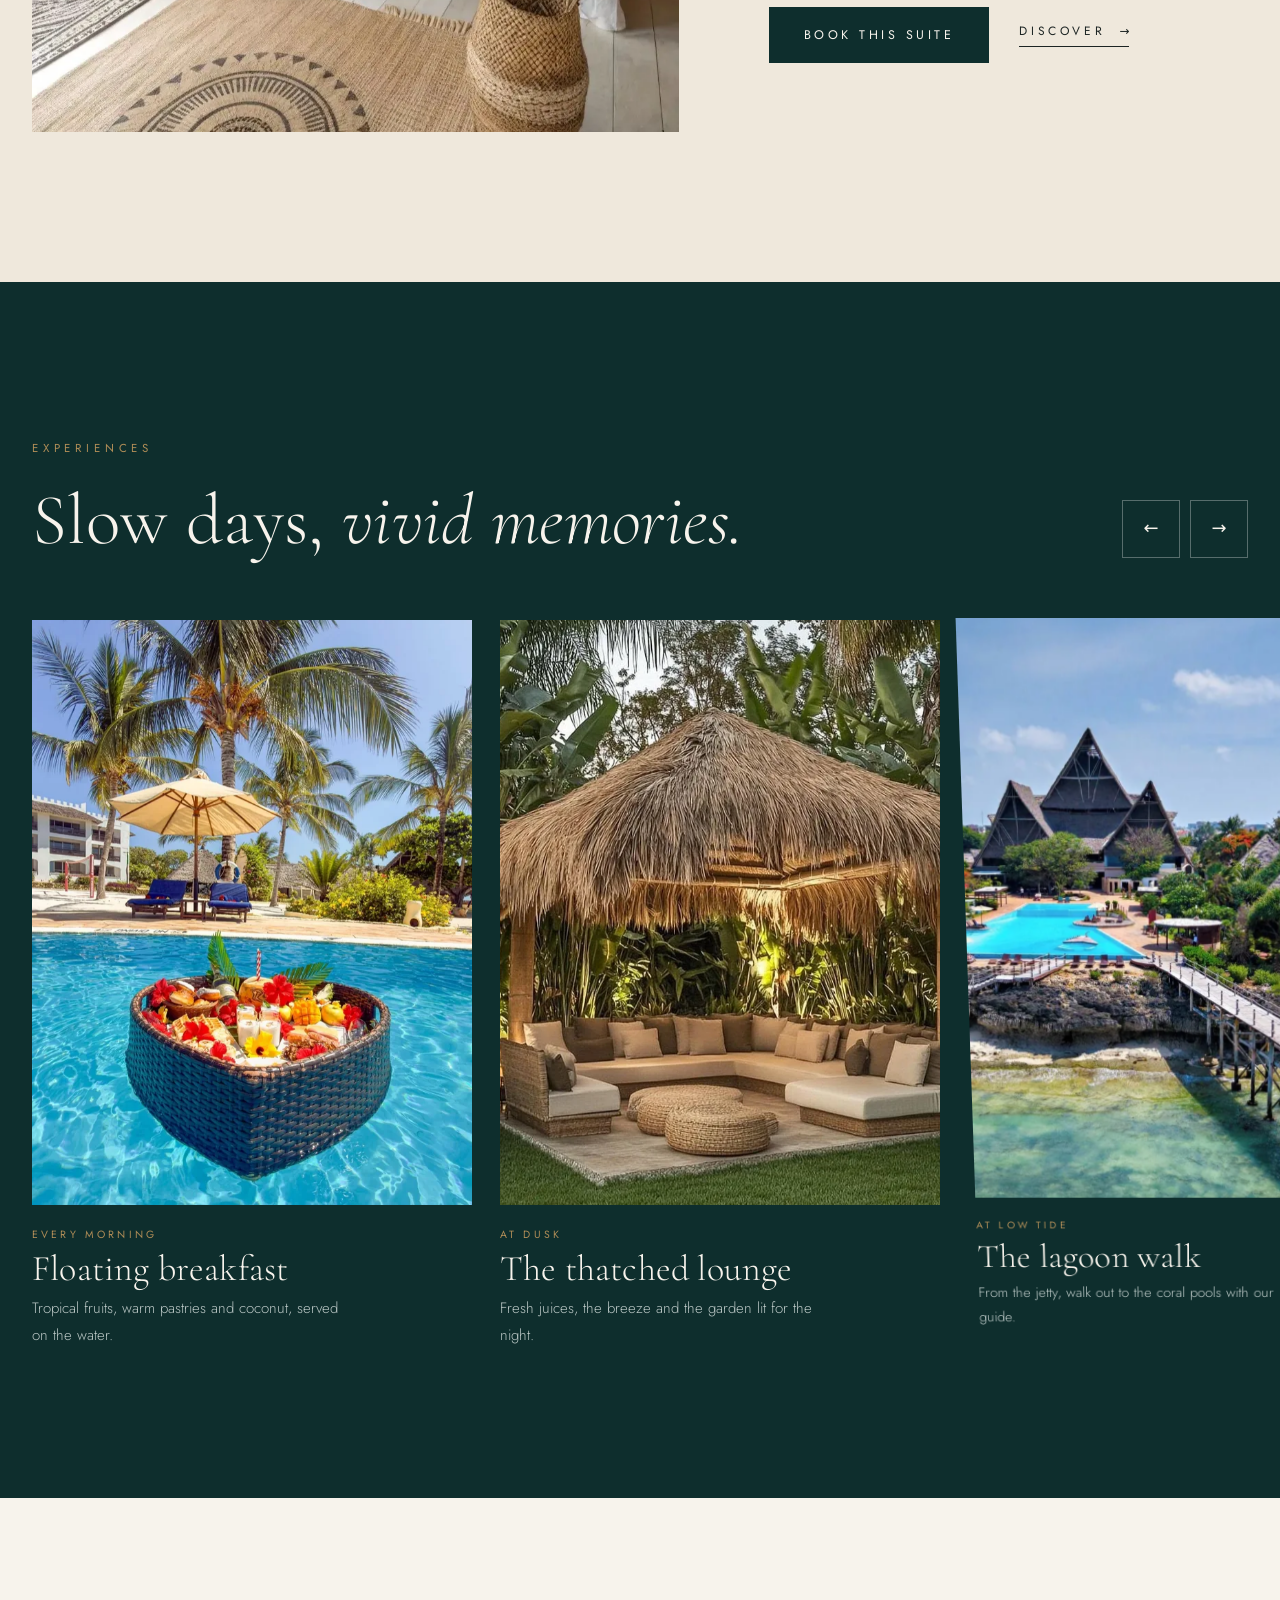
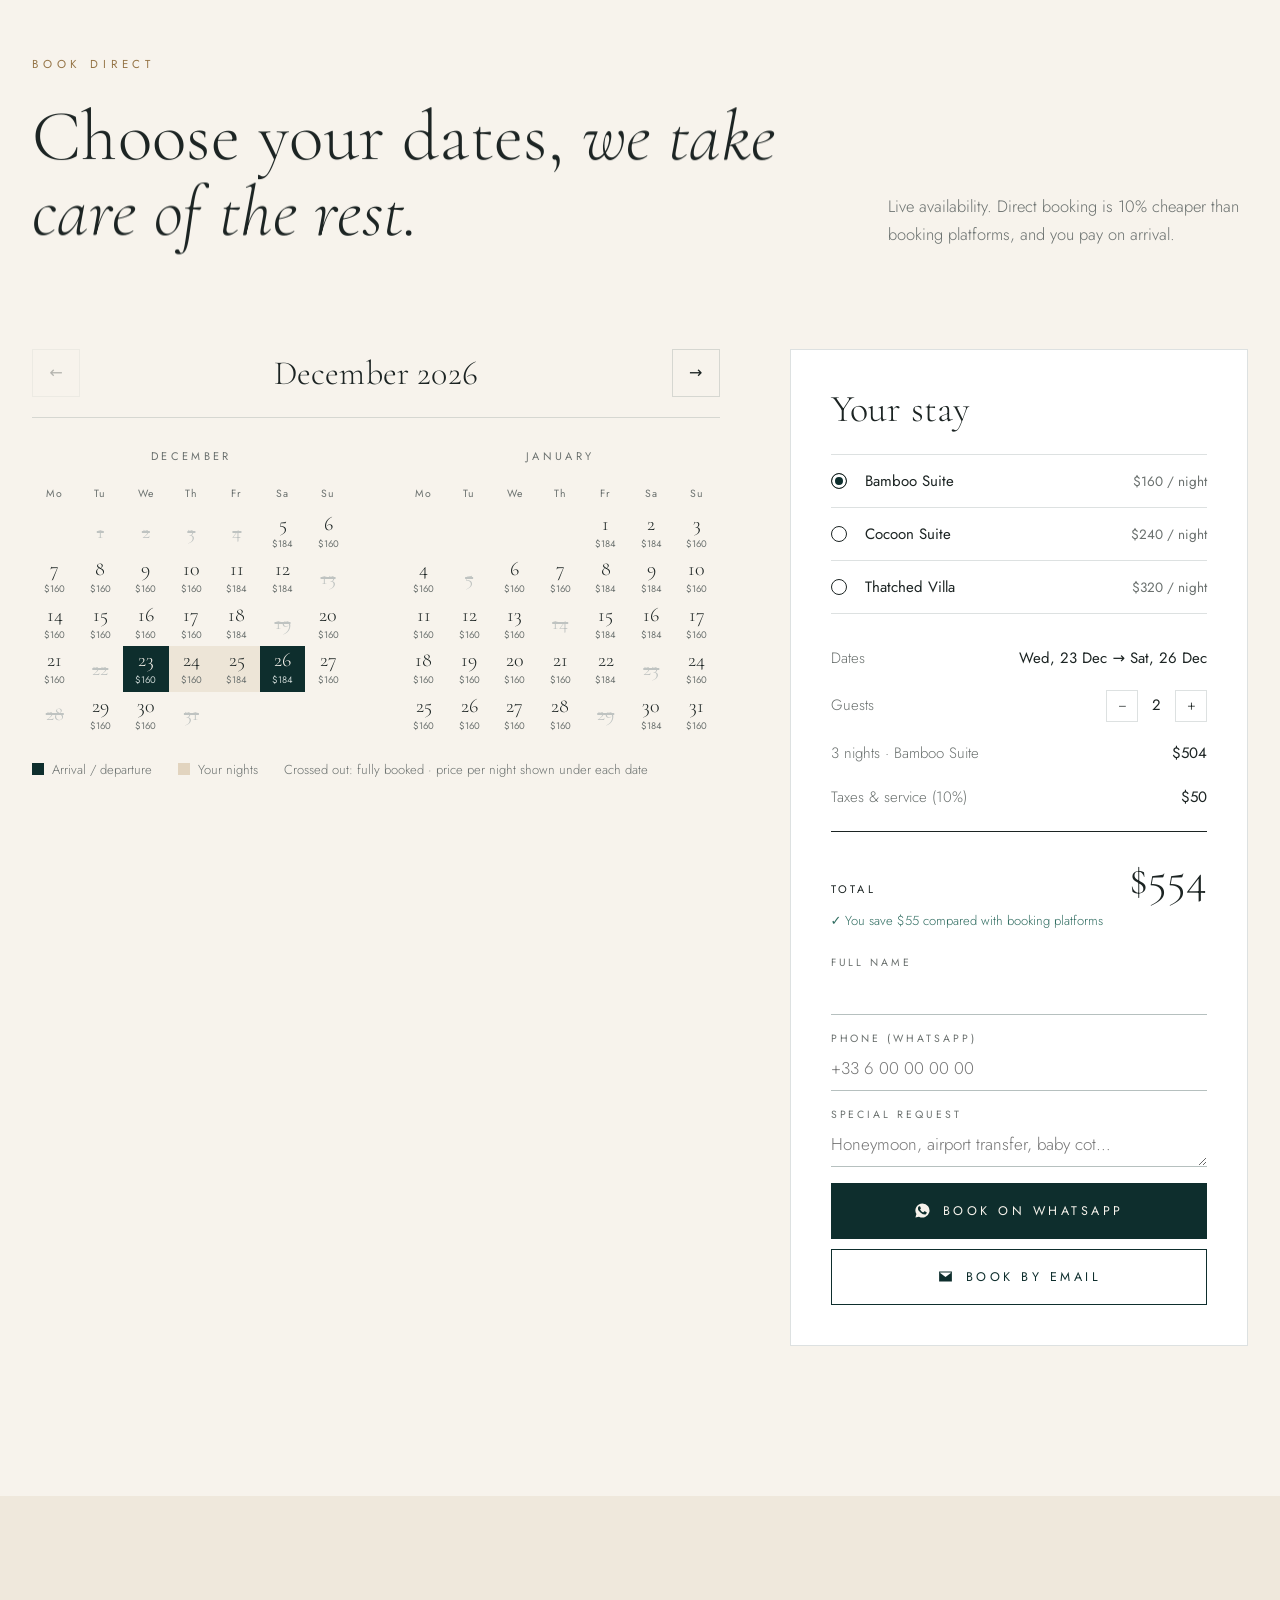
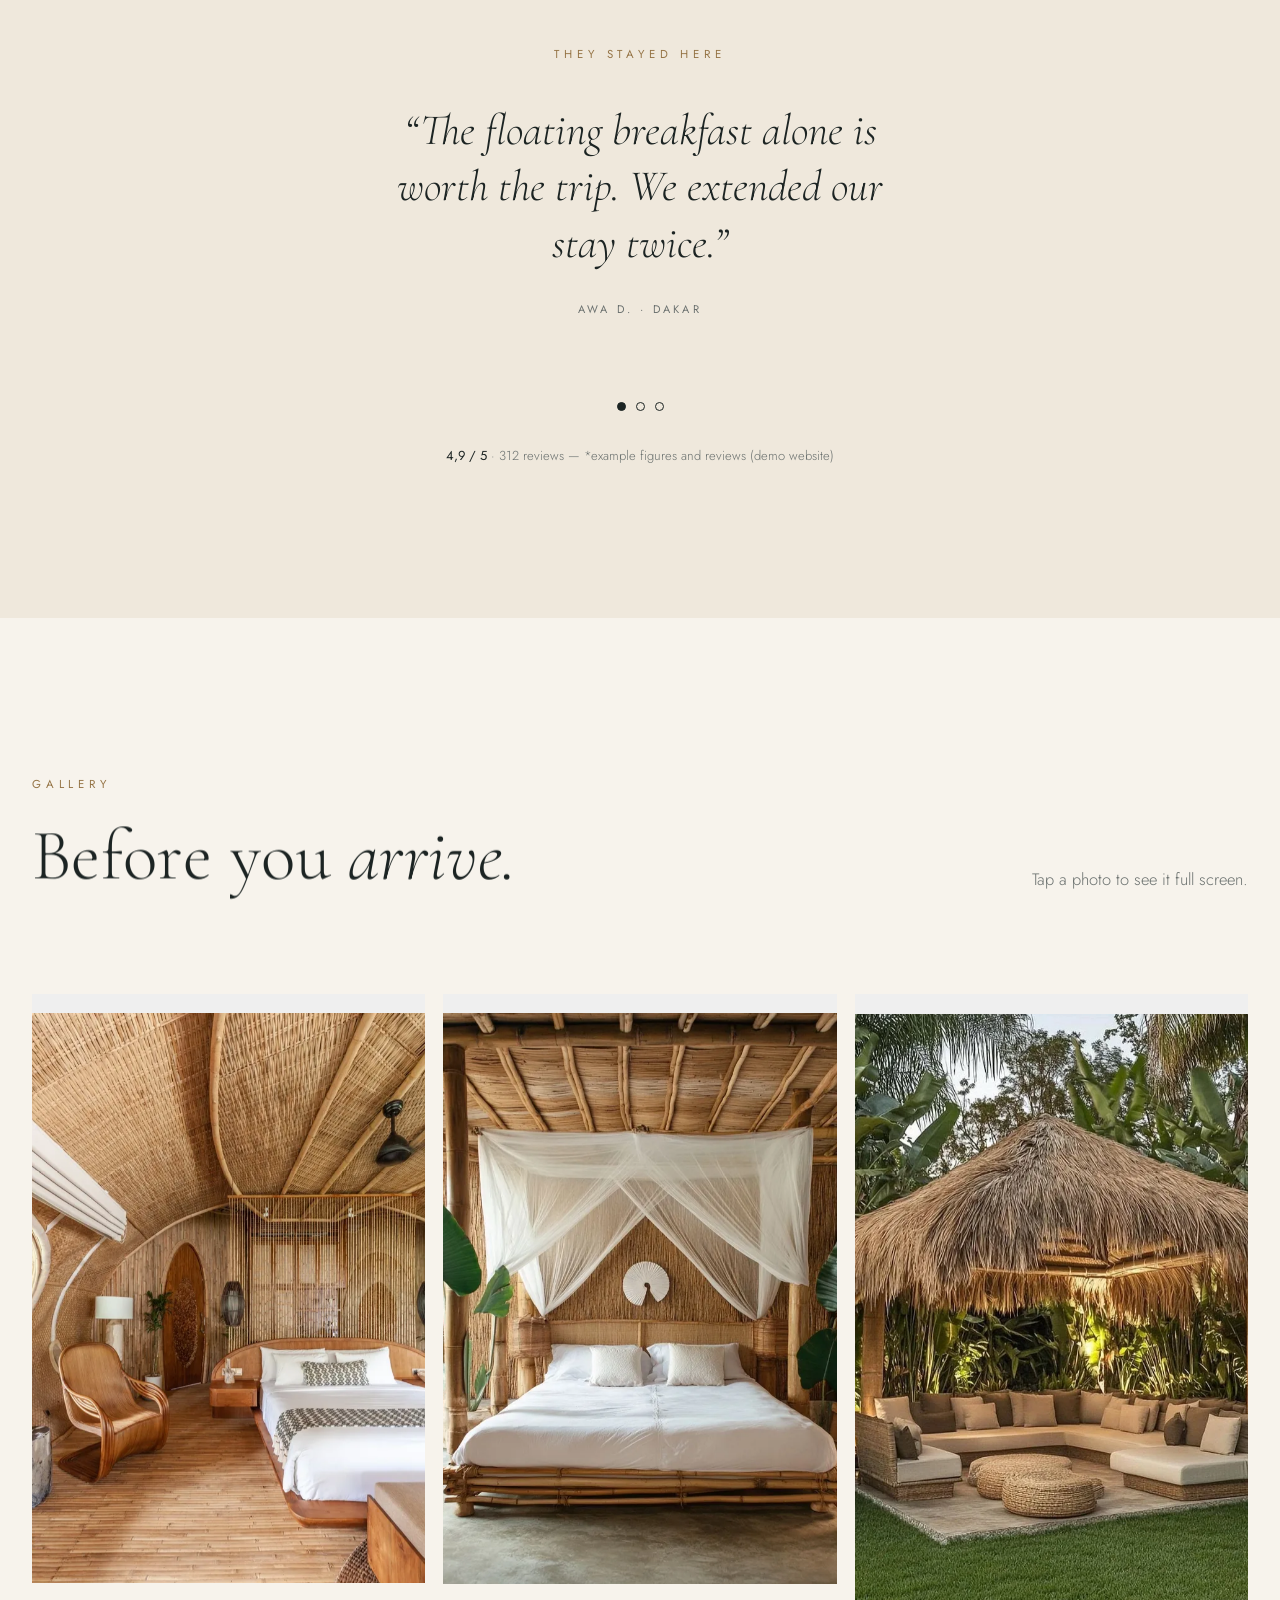
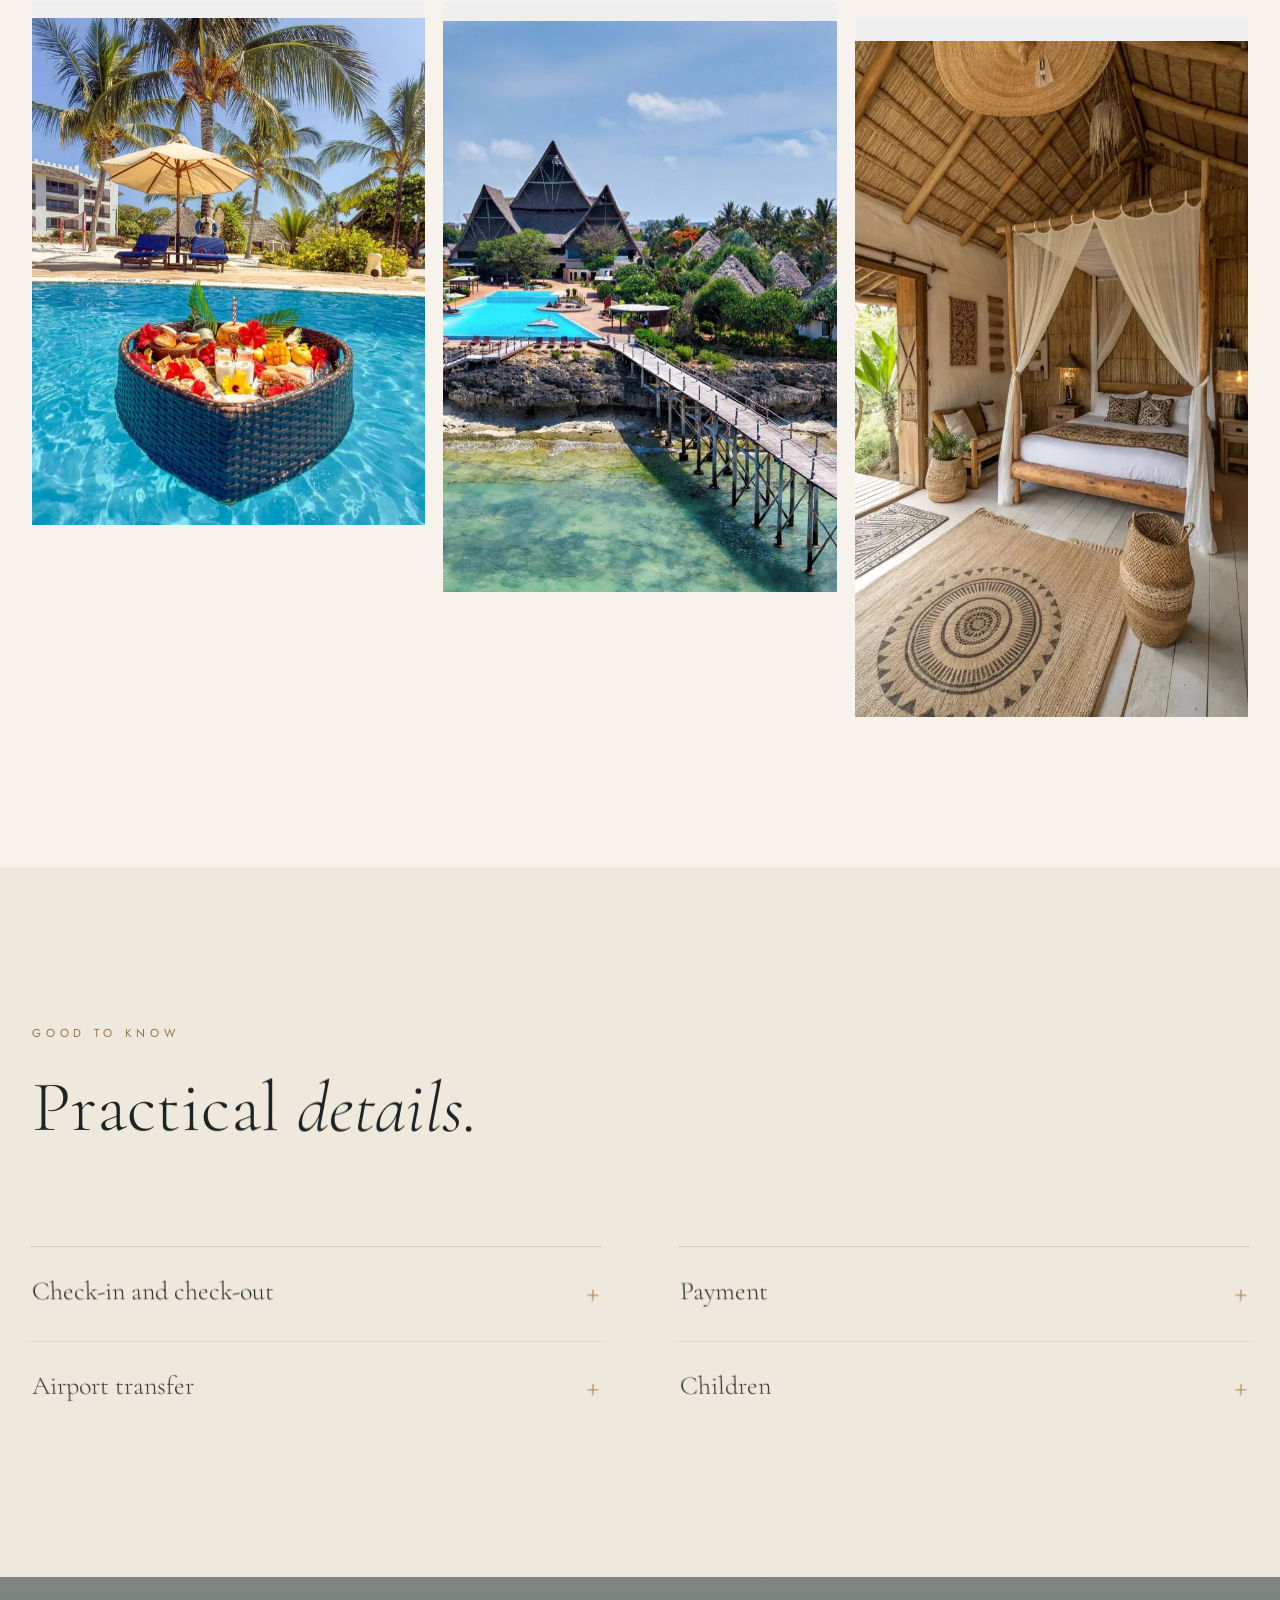
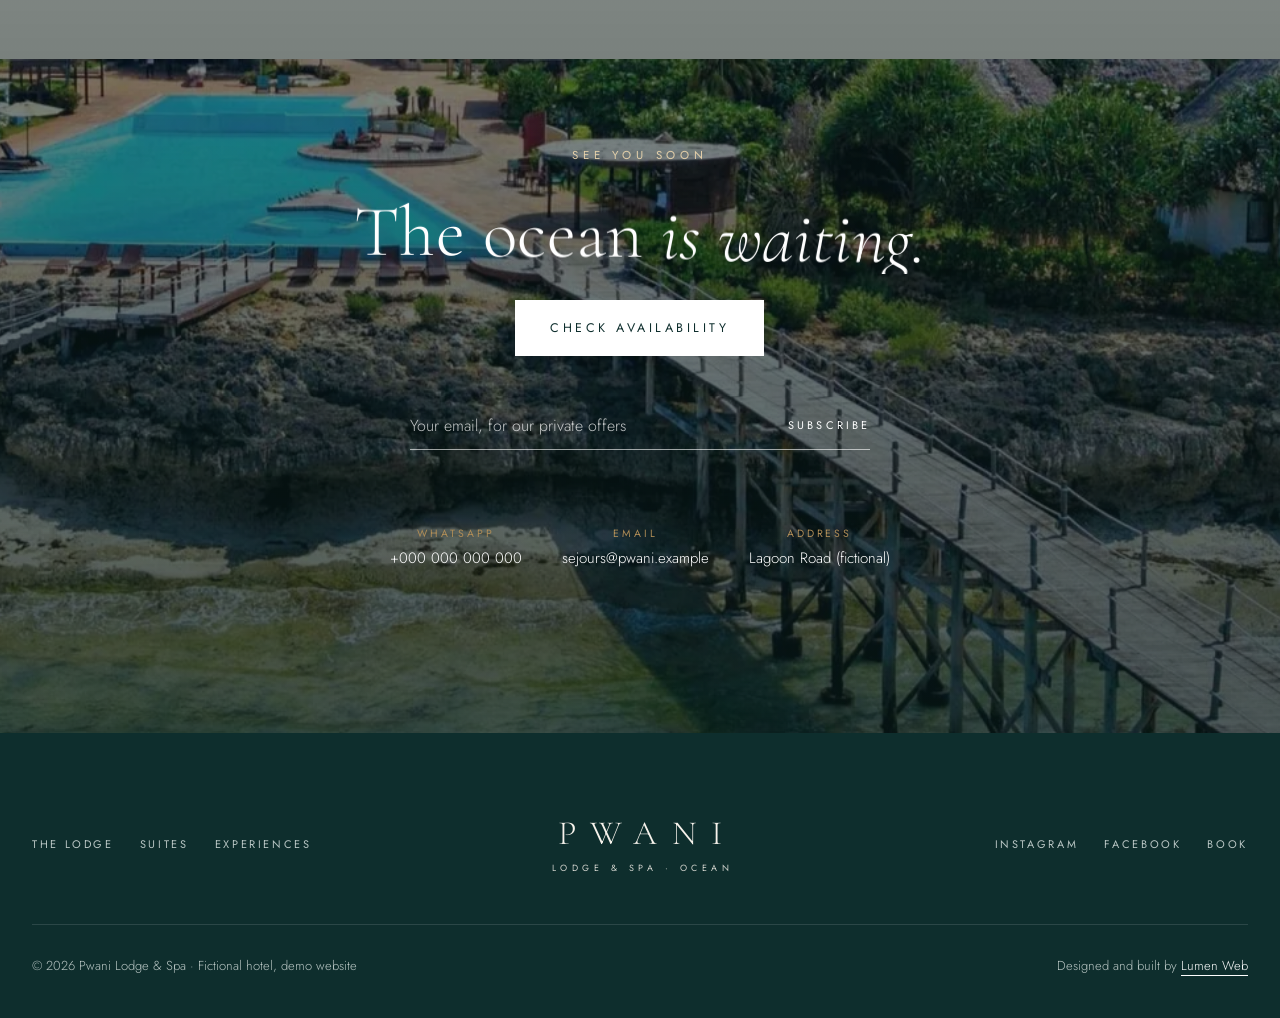
<file: demos/pwani/index.html>
<!doctype html>
<html lang="fr">
<head>
<meta charset="utf-8">
<meta name="viewport" content="width=device-width, initial-scale=1, viewport-fit=cover">
<title>Pwani · Lodge &amp; Spa au bord de l'océan · Réservation directe</title>
<meta name="description" content="Pwani, lodge et spa au bord de l'océan : suites en bambou, villas sous le chaume, piscine et petit-déjeuner flottant. Disponibilités en direct, réservation sur WhatsApp ou par e-mail.">
<meta name="robots" content="noindex">
<meta name="theme-color" content="#0E2E2D">
<meta property="og:type" content="hotel">
<meta property="og:title" content="Pwani · Le temps ralentit ici">
<meta property="og:description" content="Lodge & spa au bord de l'océan. Réservation directe, meilleur prix garanti.">
<meta property="og:image" content="img/vue-l.webp">
<link rel="icon" href="../../favicon.png">
<link rel="preload" as="image" href="img/vue-l.webp">
<link rel="preconnect" href="https://fonts.googleapis.com"><link rel="preconnect" href="https://fonts.gstatic.com" crossorigin>
<link href="https://fonts.googleapis.com/css2?family=Cormorant+Garamond:ital,wght@0,300;0,400;0,500;1,300;1,400&family=Jost:wght@300;400;500&display=swap" rel="stylesheet">
<script type="application/ld+json">
{"@context":"https://schema.org","@type":"Resort","name":"Pwani Lodge & Spa","description":"Lodge et spa au bord de l'océan (site de démonstration, établissement fictif).","amenityFeature":[{"@type":"LocationFeatureSpecification","name":"Piscine","value":true},{"@type":"LocationFeatureSpecification","name":"Spa","value":true}],"checkinTime":"14:00","checkoutTime":"11:00"}
</script>
<style>
  /* Direction artistique « luxe silencieux » : 60 % ivoire · 30 % lagon nuit · 10 % laiton.
     Angles nets, filets fins, typographie légère, beaucoup d'air. (Le restaurant Nyanja, lui, est chaleureux et arrondi.) */
  :root{--ivoire:#F7F3EC;--ivoire2:#EFE8DC;--nuit:#0E2E2D;--nuit2:#143D3B;--encre:#1C2423;--doux:#6B716F;--laiton:#B08D57;--laiton2:#957446;--filet:rgba(14,46,45,.14);
        --serif:"Cormorant Garamond",Georgia,serif;--sans:"Jost",system-ui,sans-serif}
  *{margin:0;padding:0;box-sizing:border-box}
  html{scroll-behavior:smooth}
  body{font-family:var(--sans);font-weight:300;background:var(--ivoire);color:var(--encre);line-height:1.75;-webkit-font-smoothing:antialiased;overflow-x:clip;font-size:16.5px}
  img{display:block;max-width:100%;height:auto}a{color:inherit;text-decoration:none}button{font:inherit;color:inherit}
  .bloc{width:min(1320px,100% - 64px);margin-inline:auto}
  .etroit{width:min(860px,100% - 48px);margin-inline:auto}
  :focus-visible{outline:1px solid var(--laiton);outline-offset:4px}
  .passer{position:absolute;left:-999px}.passer:focus{left:16px;top:16px;z-index:99;background:var(--laiton);color:#fff;padding:10px 16px}
  .kicker{font:400 11.5px var(--sans);letter-spacing:.42em;text-transform:uppercase;color:var(--laiton2)}
  .kicker.c{display:block;text-align:center}
  h1,h2,h3{font-family:var(--serif);font-weight:300;letter-spacing:.005em;line-height:1.05}
  h2{font-size:clamp(42px,5.6vw,80px);margin:22px 0 0}
  h2 i,h1 i{font-style:italic;font-weight:300}
  .filet{width:1px;height:70px;background:linear-gradient(var(--laiton),transparent);margin:0 auto}
  .lien{display:inline-flex;align-items:center;gap:14px;font:400 12px var(--sans);letter-spacing:.3em;text-transform:uppercase;padding-bottom:6px;border-bottom:1px solid currentColor;cursor:pointer;background:none;border-top:0;border-left:0;border-right:0}
  .lien::after{content:"→";letter-spacing:0;transition:transform .3s}.lien:hover::after{transform:translateX(5px)}
  .bt{display:inline-flex;align-items:center;justify-content:center;gap:12px;min-height:56px;padding:0 34px;border:1px solid var(--nuit);background:var(--nuit);color:var(--ivoire);font:400 12.5px var(--sans);letter-spacing:.28em;text-transform:uppercase;cursor:pointer;transition:background .35s,color .35s,border-color .35s;white-space:nowrap}
  .bt:hover{background:var(--laiton);border-color:var(--laiton)}
  .bt.clair{background:transparent;color:var(--nuit)}.bt.clair:hover{background:var(--nuit);color:var(--ivoire)}
  .bt svg{width:17px;height:17px;fill:currentColor}

  /* En-tête centré */
  header{position:fixed;left:0;right:0;top:0;z-index:30;color:#fff;transition:background .5s,color .5s,border-color .5s;border-bottom:1px solid rgba(255,255,255,.18)}
  header.defile{background:rgba(247,243,236,.96);color:var(--encre);border-color:var(--filet);backdrop-filter:blur(10px)}
  header .bloc{height:96px;display:grid;grid-template-columns:1fr auto 1fr;align-items:center;gap:20px;transition:height .4s}
  header.defile .bloc{height:76px}
  header nav{display:flex;gap:38px;font:400 12px var(--sans);letter-spacing:.26em;text-transform:uppercase}
  header nav.d{justify-content:flex-end;align-items:center}
  header nav a{opacity:.9}header nav a:hover{opacity:1;color:var(--laiton)}
  .logo{display:flex;flex-direction:column;align-items:center;line-height:1}
  .logo b{font:300 34px var(--serif);letter-spacing:.42em;margin-right:-.42em}
  .logo small{font:400 9px var(--sans);letter-spacing:.5em;text-transform:uppercase;margin-top:7px;opacity:.85;margin-right:-.5em}
  .lg{display:flex;gap:10px;font:400 11px var(--sans);letter-spacing:.2em}
  .lg button{background:none;border:0;cursor:pointer;opacity:.55;padding:4px 0;border-bottom:1px solid transparent}
  .lg button.on{opacity:1;border-color:currentColor}
  header .bt{min-height:44px;padding:0 22px;font-size:11px;background:transparent;border-color:currentColor;color:inherit}
  header .bt:hover{background:var(--laiton);border-color:var(--laiton);color:#fff}
  .burger{display:none;background:none;border:0;cursor:pointer;width:44px;height:44px;justify-self:start}
  .burger i,.burger i::after{display:block;width:26px;height:1px;background:currentColor;position:relative}
  .burger i::after{content:"";position:absolute;top:8px;width:18px}
  .demo-pastille{position:absolute;left:50%;transform:translateX(-50%);top:104px;z-index:3;font:400 10.5px var(--sans);letter-spacing:.24em;text-transform:uppercase;color:rgba(255,255,255,.8);white-space:nowrap}
  .demo-pastille a{color:#fff;border-bottom:1px solid rgba(255,255,255,.6)}

  /* Accueil : diaporama */
  .hero{position:relative;height:100svh;min-height:640px;background:var(--nuit);color:#fff;overflow:hidden}
  .diapo{position:absolute;inset:0}
  .diapo img{position:absolute;inset:0;width:100%;height:100%;object-fit:cover;opacity:0;transform:scale(1.08);transition:opacity 1.6s ease,transform 7s linear}
  .diapo img.on{opacity:1;transform:scale(1)}
  .hero::after{content:"";position:absolute;inset:0;background:radial-gradient(70% 45% at 50% 45%,rgba(8,26,25,.5),transparent 75%),linear-gradient(180deg,rgba(8,26,25,.6),rgba(8,26,25,.2) 35%,rgba(8,26,25,.35) 65%,rgba(8,26,25,.85))}
  .hero-txt{position:absolute;z-index:2;left:0;right:0;top:50%;transform:translateY(-58%);text-align:center;padding:0 24px}
  .hero h1{font-size:clamp(58px,10vw,150px);font-weight:300;letter-spacing:-.005em}
  .hero p{max-width:46ch;margin:22px auto 0;font-size:17px;color:#E6EEEC;font-weight:300}
  .diapo-nav{position:absolute;z-index:3;right:max(32px,calc((100vw - 1320px)/2));bottom:138px;display:flex;align-items:center;gap:16px;font:400 12px var(--sans);letter-spacing:.2em}
  .diapo-nav .traits{display:flex;gap:8px}
  .diapo-nav button{width:34px;height:20px;background:none;border:0;cursor:pointer;position:relative}
  .diapo-nav button::before{content:"";position:absolute;left:0;right:0;top:50%;height:1px;background:rgba(255,255,255,.35)}
  .diapo-nav button i{position:absolute;left:0;top:50%;height:1px;width:0;background:#fff}
  .diapo-nav button.on i{animation:trait 6s linear forwards}
  @keyframes trait{to{width:100%}}
  .diapo-leg{position:absolute;z-index:3;left:max(32px,calc((100vw - 1320px)/2));bottom:138px;font:italic 300 19px var(--serif);color:#DDE7E5}
  /* Barre de réservation collée en bas */
  .barre{position:absolute;z-index:4;left:0;right:0;bottom:0;background:rgba(247,243,236,.97);color:var(--encre);border-top:1px solid rgba(255,255,255,.4)}
  .barre .bloc{display:grid;grid-template-columns:1.3fr 1fr 1fr 1fr auto;align-items:stretch;min-height:104px}
  .barre .cell{display:flex;flex-direction:column;justify-content:center;padding:0 26px;border-left:1px solid var(--filet);background:none;border-top:0;border-bottom:0;border-right:0;text-align:left;cursor:pointer;min-width:0}
  .barre .cell:first-child{border-left:0;padding-left:0}
  .barre small{font:400 10.5px var(--sans);letter-spacing:.3em;text-transform:uppercase;color:var(--doux)}
  .barre b{font:400 26px var(--serif);white-space:nowrap;overflow:hidden;text-overflow:ellipsis;margin-top:4px}
  .barre select{border:0;background:none;font:400 26px var(--serif);color:var(--encre);margin-top:2px;cursor:pointer;-webkit-appearance:none;appearance:none;padding:0}
  .barre .bt{align-self:center;margin-left:26px;min-height:64px}

  section{padding:150px 0}
  /* Intro éditoriale */
  .intro{text-align:center}
  .intro .grand{font:300 clamp(28px,3.3vw,44px)/1.35 var(--serif);max-width:28ch;margin:34px auto 0}
  .intro .grand i{color:var(--laiton2)}
  .chiffres{display:grid;grid-template-columns:repeat(4,1fr);margin-top:90px;border-top:1px solid var(--filet);border-bottom:1px solid var(--filet)}
  .chiffres div{padding:38px 10px;border-left:1px solid var(--filet)}.chiffres div:first-child{border-left:0}
  .chiffres b{display:block;font:300 58px/1 var(--serif)}
  .chiffres span{display:block;margin-top:10px;font:400 11px var(--sans);letter-spacing:.28em;text-transform:uppercase;color:var(--doux)}

  /* Chambres : rangées alternées */
  .ch-sec{background:var(--ivoire2)}
  .ch-tete{display:flex;justify-content:space-between;align-items:flex-end;gap:40px;margin-bottom:100px}
  .ch-tete p{max-width:36ch;color:var(--doux)}
  .devise-choix{display:flex;align-items:center;gap:12px;margin-top:18px;font:400 11px var(--sans);letter-spacing:.24em;text-transform:uppercase;color:var(--doux)}
  .devise{border:0;border-bottom:1px solid var(--encre);background:none;font:400 15px var(--sans);color:var(--encre);padding:4px 2px;cursor:pointer;letter-spacing:0;text-transform:none}
  .ch{display:grid;grid-template-columns:1.35fr 1fr;gap:90px;align-items:center;margin-bottom:150px}
  .ch:last-child{margin-bottom:0}
  .ch:nth-child(even){grid-template-columns:1fr 1.35fr}.ch:nth-child(even) .ph{order:2}
  .ch .ph{position:relative;aspect-ratio:4/5;overflow:hidden;cursor:pointer}
  .ch .ph img{width:100%;height:100%;object-fit:cover;transition:transform 1.6s cubic-bezier(.2,.8,.2,1)}
  .ch .ph:hover img{transform:scale(1.04)}
  .ch .num{font:300 120px/1 var(--serif);color:var(--laiton);opacity:.55}
  .ch h3{font-size:clamp(44px,4.6vw,66px);margin:6px 0 18px}
  .ch p{color:var(--doux);max-width:42ch}
  .ch dl{display:grid;grid-template-columns:auto 1fr;gap:12px 28px;margin:32px 0;padding:26px 0;border-top:1px solid var(--filet);border-bottom:1px solid var(--filet);font-size:15px}
  .ch dt{font:400 10.5px var(--sans);letter-spacing:.28em;text-transform:uppercase;color:var(--doux);padding-top:4px}
  .ch .prix{display:flex;align-items:baseline;gap:10px;margin-bottom:30px}
  .ch .prix b{font:300 50px var(--serif)}.ch .prix span{color:var(--doux);font-size:14px}
  .ch .actions{display:flex;align-items:center;gap:30px;flex-wrap:wrap}
  .ch .rare{display:inline-block;margin-bottom:16px;font:400 10.5px var(--sans);letter-spacing:.26em;text-transform:uppercase;color:var(--laiton2)}

  /* Expériences : bande horizontale */
  .exp{background:var(--nuit);color:var(--ivoire);overflow:hidden}
  .exp .kicker{color:var(--laiton)}
  .exp-tete{display:flex;justify-content:space-between;align-items:flex-end;gap:30px;margin-bottom:60px}
  .exp-fl{display:flex;gap:10px}
  .exp-fl button{width:58px;height:58px;border:1px solid rgba(255,255,255,.3);background:none;cursor:pointer;font-size:18px;transition:background .3s}
  .exp-fl button:hover{background:var(--laiton);border-color:var(--laiton)}
  .bande-exp{display:flex;gap:28px;overflow-x:auto;scroll-snap-type:x mandatory;scroll-padding-inline:max(32px,calc((100vw - 1320px)/2));scrollbar-width:none;padding-left:max(32px,calc((100vw - 1320px)/2));padding-right:32px}
  .bande-exp::-webkit-scrollbar{display:none}
  .xc{flex:0 0 min(440px,78vw);scroll-snap-align:start}
  .xc .ph{aspect-ratio:3/4;overflow:hidden}.xc img{width:100%;height:100%;object-fit:cover;transition:transform 1.6s}.xc:hover img{transform:scale(1.04)}
  .xc span{display:block;margin-top:22px;font:400 10.5px var(--sans);letter-spacing:.3em;text-transform:uppercase;color:var(--laiton)}
  .xc h3{font-size:36px;margin:8px 0 8px}.xc p{color:#B9C6C4;font-size:15px;max-width:36ch}

  /* Réservation */
  .resa-grille{display:grid;grid-template-columns:1.2fr .8fr;gap:70px;align-items:start}
  .cal-tete{display:flex;justify-content:space-between;align-items:center;margin-bottom:30px;padding-bottom:20px;border-bottom:1px solid var(--filet)}
  .cal-tete h3{font-size:34px;text-transform:capitalize}
  .cal-tete button{width:48px;height:48px;border:1px solid var(--filet);background:none;cursor:pointer;font-size:16px}
  .cal-tete button:hover:not(:disabled){border-color:var(--encre)}
  .cal-tete button:disabled{opacity:.3;cursor:default}
  .mois-duo{display:grid;grid-template-columns:1fr 1fr;gap:50px}
  .mois h4{font:400 11px var(--sans);letter-spacing:.3em;text-transform:uppercase;color:var(--doux);margin-bottom:14px;text-align:center}
  .jours{display:grid;grid-template-columns:repeat(7,1fr);text-align:center}
  .jours .js{font:400 10.5px var(--sans);letter-spacing:.1em;color:var(--doux);padding:8px 0}
  .jours button{aspect-ratio:1;border:0;background:none;font:300 20px var(--serif);cursor:pointer;display:flex;flex-direction:column;align-items:center;justify-content:center;line-height:1}
  .jours button small{font:400 9.5px var(--sans);color:var(--doux);margin-top:3px}
  .jours button:hover:not(:disabled){outline:1px solid var(--encre)}
  .jours button:disabled{color:#BFC3C1;cursor:not-allowed;text-decoration:line-through}
  .jours button.dans{background:rgba(176,141,87,.14)}
  .jours button.deb,.jours button.fin{background:var(--nuit);color:var(--ivoire)}
  .jours button.deb small,.jours button.fin small{color:#C9D4D2}
  .legende{display:flex;gap:26px;flex-wrap:wrap;margin-top:22px;font-size:13px;color:var(--doux)}
  .legende i{display:inline-block;width:12px;height:12px;vertical-align:-1px;margin-right:8px}
  .err-dates{color:#A3352A;font-size:14px;min-height:22px;margin-top:10px}
  .sejour{position:sticky;top:100px;border:1px solid var(--filet);padding:40px;background:#fff}
  .sejour h3{font-size:38px;margin-bottom:24px}
  .choix-ch{display:grid;gap:0;margin-bottom:22px;border-top:1px solid var(--filet)}
  .choix-ch button{display:flex;justify-content:space-between;align-items:center;gap:14px;border:0;border-bottom:1px solid var(--filet);background:none;padding:15px 0;cursor:pointer;text-align:left;font:400 15px var(--sans)}
  .choix-ch button::before{content:"";flex:none;width:14px;height:14px;border:1px solid var(--encre);border-radius:50%;margin-right:4px}
  .choix-ch button[aria-checked="true"]::before{background:var(--nuit);box-shadow:inset 0 0 0 3px #fff}
  .choix-ch button span{margin-left:auto;color:var(--doux);font-size:13.5px}
  .lr{display:flex;justify-content:space-between;align-items:center;gap:10px;padding:9px 0;font-size:15px}
  .lr span{color:var(--doux)}
  .pers{display:flex;align-items:center;gap:14px}
  .pers button{width:32px;height:32px;border:1px solid var(--filet);background:none;cursor:pointer}
  .total{display:flex;justify-content:space-between;align-items:baseline;border-top:1px solid var(--encre);margin-top:12px;padding-top:18px}
  .total span{font:400 11px var(--sans);letter-spacing:.3em;text-transform:uppercase}
  .total b{font:300 46px var(--serif)}
  .economie{font-size:13px;color:#2E6B5F;margin:4px 0 22px}
  .champ{display:flex;flex-direction:column;margin-bottom:16px}
  .champ label{font:400 10.5px var(--sans);letter-spacing:.28em;text-transform:uppercase;color:var(--doux)}
  .champ input,.champ textarea{border:0;border-bottom:1px solid rgba(14,46,45,.3);background:none;padding:10px 0;font:300 17px var(--sans);color:var(--encre);border-radius:0}
  .champ input:focus,.champ textarea:focus{outline:none;border-color:var(--laiton)}
  .champ .err{color:#A3352A;font-size:12.5px}
  .champ.ko input{border-color:#A3352A}
  .envois{display:grid;gap:10px;margin-top:10px}.envois .bt{width:100%}

  /* Galerie en colonnes */
  .galerie{columns:3;column-gap:18px}
  .galerie button{display:block;width:100%;margin-bottom:18px;border:0;padding:0;cursor:zoom-in;overflow:hidden;break-inside:avoid}
  .galerie img{width:100%;transition:transform 1.4s,filter .6s}
  .galerie button:hover img{transform:scale(1.03)}
  .lb{position:fixed;inset:0;z-index:120;background:rgba(9,22,21,.96);display:grid;place-items:center;padding:30px}.lb[hidden]{display:none}
  .lb img{max-width:min(1100px,100%);max-height:84vh}
  .lb button{position:absolute;width:54px;height:54px;border:1px solid rgba(255,255,255,.3);background:none;color:#fff;font-size:20px;cursor:pointer}
  .lb .fermer{top:24px;right:24px}.lb .prec{left:24px;top:50%}.lb .suiv{right:24px;top:50%}
  .lb p{position:absolute;bottom:24px;left:0;right:0;text-align:center;color:#B9C6C4;font-size:14px}

  /* Avis : une citation à la fois */
  .avis{background:var(--ivoire2);text-align:center}
  .citation{position:relative;min-height:260px;margin-top:40px}
  .citation figure{position:absolute;inset:0;opacity:0;transition:opacity .9s;pointer-events:none}
  .citation figure.on{opacity:1;pointer-events:auto;position:relative}
  .citation blockquote{font:300 italic clamp(28px,3.4vw,46px)/1.3 var(--serif);max-width:28ch;margin:0 auto}
  .citation figcaption{margin-top:30px;font:400 11px var(--sans);letter-spacing:.3em;text-transform:uppercase;color:var(--doux)}
  .points{display:flex;justify-content:center;gap:10px;margin-top:40px}
  .points button{width:9px;height:9px;border-radius:50%;border:1px solid var(--encre);background:none;cursor:pointer;padding:0}
  .points button.on{background:var(--encre)}
  .note-g{margin-top:34px;font-size:13px;color:var(--doux)}.note-g b{color:var(--encre);font-weight:400}

  /* Infos */
  .infos-grille{display:grid;grid-template-columns:1fr 1fr;gap:0 80px}
  details{border-top:1px solid var(--filet);padding:28px 0}
  summary{cursor:pointer;list-style:none;display:flex;justify-content:space-between;gap:20px;font:300 26px var(--serif)}
  summary::-webkit-details-marker{display:none}summary::after{content:"+";font:300 24px var(--sans);color:var(--laiton);transition:transform .3s}
  details[open] summary::after{transform:rotate(45deg)}details p{color:var(--doux);margin-top:12px}

  /* Pied de page avec grande photo */
  .final{position:relative;min-height:84vh;display:grid;place-items:center;text-align:center;color:#fff;overflow:hidden}
  .final img{position:absolute;inset:0;width:100%;height:100%;object-fit:cover}
  .final::after{content:"";position:absolute;inset:0;background:linear-gradient(rgba(8,26,25,.5),rgba(8,26,25,.72))}
  .final .c{position:relative;z-index:1;padding:0 24px}
  .final h2{color:#fff;margin-bottom:34px}
  .final .bt{background:#fff;color:var(--nuit);border-color:#fff}.final .bt:hover{background:var(--laiton);color:#fff;border-color:var(--laiton)}
  .lettre{display:flex;max-width:460px;margin:46px auto 0;border-bottom:1px solid rgba(255,255,255,.6)}
  .lettre input{flex:1;background:none;border:0;color:#fff;font:300 16px var(--sans);padding:12px 0}
  .lettre input::placeholder{color:rgba(255,255,255,.75)}
  .lettre button{background:none;border:0;color:#fff;font:400 11px var(--sans);letter-spacing:.28em;text-transform:uppercase;cursor:pointer}
  .lettre-ok{margin-top:12px;font-size:13px;color:#E6EEEC;min-height:20px}
  footer{background:var(--nuit);color:#B9C6C4;padding:80px 0 40px;font-size:14px}
  .pied{display:grid;grid-template-columns:1fr auto 1fr;align-items:center;gap:30px;padding-bottom:50px;border-bottom:1px solid rgba(255,255,255,.12)}
  .pied .logo{color:var(--ivoire)}
  .pied ul{list-style:none;display:flex;gap:26px;flex-wrap:wrap;font:400 11px var(--sans);letter-spacing:.24em;text-transform:uppercase}
  .pied ul:last-child{justify-content:flex-end}
  .pied a:hover{color:#fff}
  .bas{display:flex;justify-content:space-between;gap:20px;flex-wrap:wrap;padding-top:30px;font-size:13px}.bas a{color:#fff;border-bottom:1px solid}
  .contact-l{display:flex;justify-content:center;gap:40px;flex-wrap:wrap;margin-top:44px;font-size:15px}
  .contact-l a{display:flex;flex-direction:column;align-items:center;gap:4px}
  .contact-l small{font:400 10.5px var(--sans);letter-spacing:.28em;text-transform:uppercase;color:var(--laiton)}
  .wa{position:fixed;right:22px;bottom:22px;z-index:40;width:56px;height:56px;border-radius:50%;background:#25D366;display:grid;place-items:center;box-shadow:0 12px 26px rgba(0,0,0,.28)}.wa svg{width:28px;height:28px;fill:#fff}

  /* Fenêtres */
  .modale{position:fixed;inset:0;z-index:130;background:rgba(9,22,21,.75);backdrop-filter:blur(4px);display:grid;place-items:center;padding:18px}.modale[hidden]{display:none}
  .fiche-boite{position:relative;width:min(1040px,100%);max-height:calc(100vh - 36px);overflow:auto;background:var(--ivoire);display:grid;grid-template-columns:1.1fr 1fr}
  .fiche-boite .ph img{width:100%;height:100%;object-fit:cover}
  .fiche-boite .info{padding:50px 44px;display:flex;flex-direction:column}
  .fiche-boite h3{font-size:52px;margin:10px 0 14px}
  .fiche-boite ul{list-style:none;display:grid;grid-template-columns:1fr 1fr;gap:10px 20px;margin:24px 0 30px;padding:24px 0;border-top:1px solid var(--filet);border-bottom:1px solid var(--filet);font-size:15px}
  .fiche-boite li::before{content:"—";color:var(--laiton);margin-right:10px}
  .fiche-boite .bas-f{margin-top:auto;display:flex;justify-content:space-between;align-items:center;gap:14px;flex-wrap:wrap}
  .x{position:absolute;top:16px;right:16px;z-index:2;width:46px;height:46px;border:1px solid var(--filet);background:var(--ivoire);cursor:pointer}
  .msg-boite{width:min(440px,100%);background:#EFE7DE;overflow:hidden;box-shadow:0 40px 100px rgba(0,0,0,.5)}
  .msg-tete{background:#075E54;color:#fff;display:flex;align-items:center;gap:12px;padding:14px 18px}
  .msg-tete .av{width:40px;height:40px;border-radius:50%;background:var(--laiton);display:grid;place-items:center;font:400 20px var(--serif)}
  .msg-tete b{display:block;font-size:15px;font-weight:500}.msg-tete small{opacity:.8;font-size:12px}
  .mail-tete{display:none;background:#fff;padding:14px 18px;border-bottom:1px solid #E5E5E5;font-size:13px;color:#555}
  .mail-tete span{display:inline-block;width:52px;color:#888}.mail-tete b{color:#222;font-weight:500}
  .msg-fil{padding:18px;background:#E5DDD5;max-height:50vh;overflow:auto}
  .bulle{background:#DCF8C6;border-radius:12px 0 12px 12px;padding:12px 14px;margin-left:auto;max-width:94%;font-size:14px;font-weight:400;white-space:pre-line}
  .bulle small{display:block;text-align:right;color:#6C7C70;font-size:11px;margin-top:6px}
  .msg-boite.mail .msg-tete{background:var(--nuit)}.msg-boite.mail .mail-tete{display:grid;gap:4px}.msg-boite.mail .msg-fil{background:#fff}
  .msg-boite.mail .bulle{background:#fff;max-width:100%;border-radius:0;padding:2px;color:#222}
  .msg-bas{padding:20px 22px 24px;background:#fff}.msg-bas p{font-size:14px;color:var(--doux);margin-bottom:16px}.msg-bas p b{color:var(--encre);font-weight:500}
  .msg-bas .actions{display:flex;gap:10px;flex-wrap:wrap}.msg-bas .bt{min-height:48px;padding:0 20px;font-size:11px}

  @media (max-width:1080px){
    header .bloc{grid-template-columns:auto 1fr auto}
    header nav.g{display:none}.burger{display:block}header .droite-m{gap:0}
    .burger i,.burger i::after{transition:transform .35s,top .35s,width .35s}.burger[aria-expanded=true] i{transform:rotate(45deg)}.burger[aria-expanded=true] i::after{top:0;width:26px;transform:rotate(-90deg)}
    header .logo{justify-self:center}
    header nav.ouvert{display:flex;position:fixed;inset:0;flex-direction:column;justify-content:center;align-items:center;gap:26px;background:var(--nuit);color:var(--ivoire);font:300 34px var(--serif);letter-spacing:.04em;text-transform:none;z-index:-1}
    .barre .bloc{grid-template-columns:1fr 1fr 1fr;min-height:0}
    .barre .cell{padding:16px 18px;border-top:1px solid var(--filet)}
    .barre .bt{grid-column:1/-1;margin:14px 0 16px}
    .diapo-nav,.diapo-leg{bottom:230px}
    .ch,.ch:nth-child(even){grid-template-columns:1fr;gap:40px}.ch:nth-child(even) .ph{order:0}
    .resa-grille{grid-template-columns:1fr}.sejour{position:static}
    .galerie{columns:2}
    .infos-grille{grid-template-columns:1fr}
    .pied{grid-template-columns:1fr;text-align:center;justify-items:center}.pied ul,.pied ul:last-child{justify-content:center}
  }
  @media (max-width:720px){
    body{font-size:16px}section{padding:96px 0}
    .bloc{width:min(1320px,100% - 36px)}
    header .bloc{height:72px}header .droite-m .bt{display:none}
    .logo b{font-size:26px}.logo small{font-size:8px;letter-spacing:.4em}
    .demo-pastille{top:80px;font-size:9px;letter-spacing:.1em;white-space:normal;width:90%;text-align:center;line-height:1.6}
    .barre .cell:not(:first-child){display:none}.barre .cell:first-child{border-top:0}.barre .bt{margin:0 0 14px}
    .hero-txt{transform:translateY(-62%)}.hero-txt .kicker{letter-spacing:.22em;font-size:10px;line-height:1.9}.hero p{font-size:15.5px}.diapo-nav{top:auto;bottom:150px}
    .barre .bloc{grid-template-columns:1fr 1fr}.barre .cell:first-child{grid-column:1/-1;padding-left:18px}
    .barre b,.barre select{font-size:21px}
    .diapo-nav{right:18px}.diapo-leg{display:none}
    .chiffres{grid-template-columns:1fr 1fr}.chiffres div:nth-child(3){border-left:0}.chiffres div{border-top:1px solid var(--filet)}
    .chiffres b{font-size:46px}
    .ch-tete,.exp-tete{flex-direction:column;align-items:flex-start;margin-bottom:60px}
    .ch{margin-bottom:100px}.ch .num{font-size:80px}
    .mois-duo{grid-template-columns:1fr}.mois+.mois{display:none}
    .sejour{padding:26px 20px}
    .galerie{columns:2;column-gap:10px}.galerie button{margin-bottom:10px}
    .fiche-boite{grid-template-columns:1fr}.fiche-boite .ph{max-height:300px;overflow:hidden}.fiche-boite .info{padding:28px 22px}.fiche-boite ul{grid-template-columns:1fr}.fiche-boite h3{font-size:40px}
    .lb .prec,.lb .suiv{top:auto;bottom:70px}
  }
  @media (max-height:780px) and (min-width:1081px){.hero h1{font-size:clamp(54px,13vh,120px)}.hero-txt{transform:translateY(-66%)}.barre .bloc{min-height:88px}.diapo-nav,.diapo-leg{bottom:116px}}
  @media (prefers-reduced-motion:reduce){*{animation:none!important;transition:none!important}html{scroll-behavior:auto}}
</style>
</head>
<body>
<a class="passer" href="#contenu" data-en="Skip to content">Aller au contenu</a>

<header>
  <div class="bloc">
    <button class="burger" type="button" aria-label="Ouvrir le menu" aria-expanded="false"><i></i></button>
    <nav aria-label="Menu principal" class="g">
      <a href="#sejour" data-en="The lodge">Le lodge</a>
      <a href="#chambres" data-en="Suites">Suites</a>
      <a href="#experiences" data-en="Experiences">Expériences</a>
      <a href="#galerie" data-en="Gallery">Galerie</a>
      <a href="#infos" data-en="Info">Infos</a>
    </nav>
    <a class="logo" href="#" aria-label="Pwani, accueil"><b>PWANI</b><small data-en="Lodge & Spa · Ocean">Lodge &amp; Spa · Océan</small></a>
    <nav class="d droite-m" aria-label="Langue et réservation">
      <div class="lg" role="group" aria-label="Langue / Language"><button type="button" data-l="fr"><span>FR</span></button><button type="button" data-l="en"><span>EN</span></button></div>
      <a class="bt" href="#reserver" data-en="Book">Réserver</a>
    </nav>
  </div>
</header>

<main id="contenu">
  <section class="hero" aria-label="Accueil" style="padding:0">
    <div class="diapo" id="diapo">
      <img class="on" src="img/vue-l.webp" width="1000" height="1500" alt="Le lodge vu du ciel, sa piscine et son ponton sur le lagon" fetchpriority="high" data-leg="Le ponton sur le lagon|The jetty over the lagoon">
      <img src="img/maison-l.webp" width="787" height="1219" alt="Le bâtiment principal sous le chaume, face à la piscine" loading="lazy" data-leg="La maison principale|The main house">
      <img src="img/petit-dej-l.webp" width="1200" height="1600" alt="Petit-déjeuner flottant sur la piscine" loading="lazy" data-leg="Le petit-déjeuner sur la piscine|Breakfast on the pool">
      <img src="img/cocon-l.webp" width="1000" height="1499" alt="La suite Cocon sous sa voûte de bambou" loading="lazy" data-leg="La suite Cocon|The Cocoon suite">
    </div>
    <p class="demo-pastille"><span data-en="Demo by Lumen Web · fictional hotel ·">Démo Lumen Web · hôtel fictif ·</span> <a href="../../?utm_campaign=demo-pwani#commander" data-en="I want the same">Je veux la même</a></p>
    <div class="hero-txt">
      <span class="kicker" style="color:#E4CFA9" data-en="Lodge & Spa · twelve suites by the ocean">Lodge &amp; Spa · douze suites face à l'océan</span>
      <h1 data-en="Here, time <i>slows down.</i>">Ici, le temps <i>ralentit.</i></h1>
      <p data-en="Bamboo, palm thatch and the lagoon at your feet. Book direct: best price, guaranteed.">Le bambou, le chaume de palme et le lagon à vos pieds. Réservez en direct : meilleur prix garanti.</p>
    </div>
    <p class="diapo-leg" id="diapo-leg"></p>
    <div class="diapo-nav"><span id="diapo-num">01 / 04</span><div class="traits" id="traits"></div></div>
    <form class="barre" id="barre" aria-label="Vérifier les disponibilités">
      <div class="bloc">
        <button type="button" class="cell" data-ouvrir-cal><small data-en="Arrival — departure">Arrivée — départ</small><b id="barre-dates">—</b></button>
        <div class="cell"><small data-en="Guests">Voyageurs</small><select id="barre-pers" aria-label="Voyageurs"><option value="1">1</option><option value="2" selected>2</option><option value="3">3</option><option value="4">4</option></select></div>
        <div class="cell"><small data-en="Currency">Monnaie</small><select class="devise" aria-label="Monnaie"></select></div>
        <div class="cell"><small data-en="Cancellation">Annulation</small><b style="font-size:19px" data-en="Free · 7 days">Gratuite · 7 jours</b></div>
        <button class="bt" type="submit" data-en="Check availability">Disponibilités</button>
      </div>
    </form>
  </section>

  <!-- Intro -->
  <section id="sejour" class="intro">
    <div class="bloc">
      <div class="filet"></div>
      <span class="kicker c" style="margin-top:30px" data-en="The lodge">Le lodge</span>
      <p class="grand rv" data-en="Pwani means “the coast”. Twelve hideaways of bamboo and palm thatch, built by local craftsmen, where <i>the only schedule is the tide.</i>">Pwani veut dire « la côte ». Douze refuges de bambou et de chaume, bâtis par des artisans d'ici, où <i>le seul horaire est celui de la marée.</i></p>
      <div class="chiffres rv">
        <div><b data-compte>12</b><span data-en="Suites & villas">Suites &amp; villas</span></div>
        <div><b data-compte>50</b><span data-en="Steps to the sand">Pas jusqu'au sable</span></div>
        <div><b data-compte>4,9</b><span data-en="Guest rating*">Note clients*</span></div>
        <div><b data-compte>1</b><span data-en="Floating breakfast">Petit-déj. flottant</span></div>
      </div>
    </div>
  </section>

  <!-- Chambres -->
  <section id="chambres" class="ch-sec">
    <div class="bloc">
      <div class="ch-tete">
        <div><span class="kicker" data-en="Suites & villas">Suites &amp; villas</span><h2 data-en="Three ways <i>to stay.</i>">Trois façons <i>de séjourner.</i></h2></div>
        <div><p data-en="Prices per night, breakfast included. Direct booking only.">Prix par nuit, petit-déjeuner compris. Uniquement en réservation directe.</p>
          <label class="devise-choix"><span data-en="Currency">Monnaie</span> <select class="devise" aria-label="Monnaie"></select></label></div>
      </div>
      <div id="chambres-grille"></div>
    </div>
  </section>

  <!-- Expériences -->
  <section id="experiences" class="exp">
    <div class="bloc exp-tete">
      <div><span class="kicker" data-en="Experiences">Expériences</span><h2 data-en="Slow days, <i>vivid memories.</i>">Des jours lents, <i>des souvenirs vifs.</i></h2></div>
      <div class="exp-fl"><button type="button" data-fl="-1" aria-label="Précédent">←</button><button type="button" data-fl="1" aria-label="Suivant">→</button></div>
    </div>
    <div class="bande-exp" id="bande-exp">
      <article class="xc"><div class="ph"><img src="img/petit-dej-s.webp" width="640" height="853" alt="Petit-déjeuner flottant sur la piscine" loading="lazy"></div><span data-en="Every morning">Chaque matin</span><h3 data-en="Floating breakfast">Petit-déjeuner flottant</h3><p data-en="Tropical fruits, warm pastries and coconut, served on the water.">Fruits tropicaux, viennoiseries tièdes et noix de coco, servis sur l'eau.</p></article>
      <article class="xc"><div class="ph"><img src="img/salon-s.webp" width="640" height="986" alt="Salon sous la paillote" loading="lazy"></div><span data-en="At dusk">À la tombée du jour</span><h3 data-en="The thatched lounge">Le salon sous paillote</h3><p data-en="Fresh juices, the breeze and the garden lit for the night.">Jus frais, la brise et le jardin qui s'illumine pour la nuit.</p></article>
      <article class="xc"><div class="ph"><img src="img/vue-s.webp" width="640" height="960" alt="Le ponton au-dessus du lagon" loading="lazy"></div><span data-en="At low tide">À marée basse</span><h3 data-en="The lagoon walk">La marche du lagon</h3><p data-en="From the jetty, walk out to the coral pools with our guide.">Depuis le ponton, rejoignez les bassins de corail avec notre guide.</p></article>
      <article class="xc"><div class="ph"><img src="img/villas-piscine-s.webp" width="640" height="1138" alt="Transats au bord de la piscine" loading="lazy"></div><span data-en="All day">Toute la journée</span><h3 data-en="The pool">La piscine</h3><p data-en="Sunbeds, parasols and nothing to do. That's the point.">Transats, parasols et rien à faire. C'est tout l'intérêt.</p></article>
      <article class="xc"><div class="ph"><img src="img/maison-s.webp" width="640" height="991" alt="La maison principale" loading="lazy"></div><span data-en="In the evening">Le soir</span><h3 data-en="Dinner on the terrace">Dîner en terrasse</h3><p data-en="The catch of the day, grilled, under the stars.">La pêche du jour, grillée, sous les étoiles.</p></article>
    </div>
  </section>

  <!-- Réservation -->
  <section id="reserver">
    <div class="bloc">
      <div class="ch-tete"><div><span class="kicker" data-en="Book direct">Réservation directe</span><h2 data-en="Choose your dates, <i>we take care of the rest.</i>">Choisissez vos dates, <i>nous nous occupons du reste.</i></h2></div>
        <p data-en="Live availability. Direct booking is 10% cheaper than booking platforms, and you pay on arrival.">Disponibilités en direct. La réservation directe coûte 10 % de moins que sur les plateformes, et vous payez à l'arrivée.</p></div>
      <div class="resa-grille">
        <div>
          <div class="cal-tete"><button type="button" id="cal-prec" aria-label="Mois précédent">←</button><h3 id="cal-titre"></h3><button type="button" id="cal-suiv" aria-label="Mois suivant">→</button></div>
          <div class="mois-duo" id="cal"></div>
          <div class="legende"><span><i style="background:var(--nuit)"></i><span data-en="Arrival / departure">Arrivée / départ</span></span><span><i style="background:rgba(176,141,87,.3)"></i><span data-en="Your nights">Vos nuits</span></span><span data-en="Crossed out: fully booked · price per night shown under each date">Barré : complet · prix de la nuit sous chaque date</span></div>
          <p class="err-dates" id="err-dates" aria-live="polite"></p>
        </div>
        <form class="sejour" id="form-resa" novalidate>
          <h3 data-en="Your stay">Votre séjour</h3>
          <div class="choix-ch" id="choix-ch" role="radiogroup" aria-label="Chambre"></div>
          <div class="lr"><span data-en="Dates">Dates</span><b id="r-dates" style="font-weight:400">—</b></div>
          <div class="lr"><span data-en="Guests">Voyageurs</span><div class="pers"><button type="button" data-p="-1" aria-label="Un voyageur de moins">−</button><b id="r-pers" style="font-weight:400">2</b><button type="button" data-p="1" aria-label="Un voyageur de plus">+</button></div></div>
          <div class="lr"><span id="r-calc">—</span><b id="r-sous" style="font-weight:400">—</b></div>
          <div class="lr"><span data-en="Taxes & service (10%)">Taxes &amp; service (10 %)</span><b id="r-taxes" style="font-weight:400">—</b></div>
          <div class="total"><span>Total</span><b id="r-total">—</b></div>
          <p class="economie" id="r-eco"></p>
          <div class="champ"><label for="r-nom" data-en="Full name">Nom complet</label><input id="r-nom" autocomplete="name"><span class="err"></span></div>
          <div class="champ"><label for="r-tel" data-en="Phone (WhatsApp)">Téléphone (WhatsApp)</label><input id="r-tel" type="tel" inputmode="tel" autocomplete="tel" placeholder="+33 6 00 00 00 00"><span class="err"></span></div>
          <div class="champ"><label for="r-msg" data-en="Special request">Demande particulière</label><textarea id="r-msg" rows="1" data-en-ph="Honeymoon, airport transfer, baby cot…" placeholder="Lune de miel, transfert aéroport, lit bébé…"></textarea></div>
          <div class="envois">
            <button class="bt" type="submit" data-via="wa"><svg viewBox="0 0 24 24" aria-hidden="true"><path d="M12 2a10 10 0 0 0-8.6 15.1L2 22l5-1.3A10 10 0 1 0 12 2Zm5.6 14.1c-.2.7-1.4 1.3-2 1.4-.5.1-1.2.1-1.9-.1a17 17 0 0 1-1.7-.6 13.6 13.6 0 0 1-5.2-4.6c-.4-.5-1.2-1.7-1.2-3.2s.8-2.3 1.1-2.6c.3-.3.6-.4.8-.4h.6c.2 0 .4 0 .6.5l.9 2.1c.1.2.1.4 0 .6l-.4.6-.4.5c-.1.1-.3.3-.1.6.2.3.8 1.3 1.7 2.1 1.1 1 2.1 1.3 2.4 1.5.3.1.5.1.7-.1l1-1.2c.2-.3.4-.2.7-.1l2 1c.3.1.5.2.6.3.1.2.1.8-.2 1.5Z"/></svg><span data-en="Book on WhatsApp">Réserver sur WhatsApp</span></button>
            <button class="bt clair" type="submit" data-via="mail"><svg viewBox="0 0 24 24" aria-hidden="true"><path d="M3 5h18v14H3zm1.5 1.5v.6l7.5 5.6 7.5-5.6v-.6z"/></svg><span data-en="Book by email">Réserver par e-mail</span></button>
          </div>
        </form>
      </div>
    </div>
  </section>

  <!-- Avis -->
  <section class="avis">
    <div class="etroit">
      <span class="kicker c" data-en="They stayed here">Ils ont séjourné ici</span>
      <div class="citation" id="citation">
        <figure class="on"><blockquote data-en="“The floating breakfast alone is worth the trip. We extended our stay twice.”">« Le petit-déjeuner flottant vaut à lui seul le voyage. Nous avons prolongé deux fois. »</blockquote><figcaption>Awa D. · Dakar</figcaption></figure>
        <figure><blockquote data-en="“Booked directly on WhatsApp, an answer in ten minutes. The Cocoon suite is unreal.”">« Réservé directement sur WhatsApp, une réponse en dix minutes. La suite Cocon est irréelle. »</blockquote><figcaption>James O. · Nairobi</figcaption></figure>
        <figure><blockquote data-en="“Our honeymoon. Silence, the ocean and a team of rare kindness.”">« Notre lune de miel. Le silence, l'océan et une équipe d'une gentillesse rare. »</blockquote><figcaption>Claire &amp; Hugo · Lyon</figcaption></figure>
      </div>
      <div class="points" id="points"><button type="button" class="on" aria-label="Avis 1"></button><button type="button" aria-label="Avis 2"></button><button type="button" aria-label="Avis 3"></button></div>
      <p class="note-g"><b>4,9 / 5</b> · <span data-en="312 reviews — *example figures and reviews (demo website)">312 avis — *chiffres et avis d'exemple (site de démonstration)</span></p>
    </div>
  </section>

  <!-- Galerie -->
  <section id="galerie">
    <div class="bloc">
      <div class="ch-tete"><div><span class="kicker" data-en="Gallery">Galerie</span><h2 data-en="Before you <i>arrive.</i>">Avant d'<i>arriver.</i></h2></div><p data-en="Tap a photo to see it full screen.">Touchez une photo pour l'afficher en grand.</p></div>
      <div class="galerie">
        <button type="button"><img src="img/cocon-s.webp" data-l="img/cocon-l.webp" width="640" height="959" alt="La suite Cocon" loading="lazy"></button>
        <button type="button"><img src="img/petit-dej-s.webp" data-l="img/petit-dej-l.webp" width="640" height="853" alt="Le petit-déjeuner flottant" loading="lazy"></button>
        <button type="button"><img src="img/suite-bambou-s.webp" data-l="img/suite-bambou-l.webp" width="640" height="960" alt="La suite Bambou" loading="lazy"></button>
        <button type="button"><img src="img/vue-s.webp" data-l="img/vue-l.webp" width="640" height="960" alt="Le lodge vu du ciel" loading="lazy"></button>
        <button type="button"><img src="img/salon-s.webp" data-l="img/salon-l.webp" width="640" height="986" alt="Le salon sous paillote" loading="lazy"></button>
        <button type="button"><img src="img/villa-chaume-s.webp" data-l="img/villa-chaume-l.webp" width="640" height="1138" alt="La villa Chaume" loading="lazy"></button>
      </div>
    </div>
  </section>

  <!-- Infos -->
  <section id="infos" class="ch-sec">
    <div class="bloc">
      <div class="ch-tete"><div><span class="kicker" data-en="Good to know">Bon à savoir</span><h2 data-en="Practical <i>details.</i>">Les détails <i>pratiques.</i></h2></div></div>
      <div class="infos-grille">
        <div>
          <details><summary data-en="Check-in and check-out">Arrivée et départ</summary><p data-en="Check-in from 2 pm, check-out until 11 am. Arriving early? The pool is yours while we prepare your suite.">Arrivée à partir de 14 h, départ jusqu'à 11 h. Vous arrivez tôt ? La piscine vous attend pendant que nous préparons votre suite.</p></details>
          <details><summary data-en="Airport transfer">Transfert depuis l'aéroport</summary><p data-en="A private driver can wait for you at arrivals. Mention it in your booking message.">Un chauffeur privé peut vous attendre à l'arrivée. Précisez-le dans votre message de réservation.</p></details>
        </div>
        <div>
          <details><summary data-en="Payment">Paiement</summary><p data-en="Nothing to pay online. Card, mobile money or cash on arrival. Free cancellation up to 7 days before.">Rien à payer en ligne. Carte, mobile money ou espèces à l'arrivée. Annulation gratuite jusqu'à 7 jours avant.</p></details>
          <details><summary data-en="Children">Enfants</summary><p data-en="Welcome. Baby cots and extra beds are free on request in the Bamboo suite and the Thatched villa.">Bienvenus. Lit bébé et lit d'appoint offerts sur demande dans la suite Bambou et la villa Chaume.</p></details>
        </div>
      </div>
    </div>
  </section>

  <!-- Final -->
  <section class="final" style="padding:120px 0">
    <img src="img/vue-l.webp" width="1000" height="1500" alt="" loading="lazy" style="object-position:50% 70%">
    <div class="c">
      <span class="kicker" style="color:#E4CFA9" data-en="See you soon">À très bientôt</span>
      <h2 data-en="The ocean <i>is waiting.</i>">L'océan <i>vous attend.</i></h2>
      <a class="bt" href="#reserver" data-en="Check availability">Voir les disponibilités</a>
      <form class="lettre" id="lettre" novalidate><input type="email" id="lettre-mail" aria-label="Votre e-mail" data-en-ph="Your email, for our private offers" placeholder="Votre e-mail, pour nos offres privées"><button type="submit" data-en="Subscribe">S'inscrire</button></form>
      <p class="lettre-ok" id="lettre-ok" aria-live="polite"></p>
      <div class="contact-l">
        <a href="#" data-contact="whatsapp"><small>WhatsApp</small>+000 000 000 000</a>
        <a href="#" data-contact="email"><small data-en="Email">E-mail</small>sejours@pwani.example</a>
        <a href="#" data-contact="map"><small data-en="Address">Adresse</small><span data-en="Lagoon Road (fictional)">Route du Lagon (fictive)</span></a>
      </div>
    </div>
  </section>
</main>

<footer>
  <div class="bloc">
    <div class="pied">
      <ul><li><a href="#sejour" data-en="The lodge">Le lodge</a></li><li><a href="#chambres" data-en="Suites">Suites</a></li><li><a href="#experiences" data-en="Experiences">Expériences</a></li></ul>
      <a class="logo" href="#" aria-label="Pwani"><b>PWANI</b><small data-en="Lodge & Spa · Ocean">Lodge &amp; Spa · Océan</small></a>
      <ul><li><a href="#" data-contact="social">Instagram</a></li><li><a href="#" data-contact="social">Facebook</a></li><li><a href="#reserver" data-en="Book">Réserver</a></li></ul>
    </div>
    <div class="bas"><span>© 2026 Pwani Lodge &amp; Spa · <span data-en="Fictional hotel, demo website">Hôtel fictif, site de démonstration</span></span><span data-en="Designed and built by <a href='../../'>Lumen Web</a>">Conçu et réalisé par <a href="../../">Lumen Web</a></span></div>
  </div>
</footer>

<a class="wa" href="#" data-contact="whatsapp" aria-label="WhatsApp"><svg viewBox="0 0 24 24" aria-hidden="true"><path d="M12 2a10 10 0 0 0-8.6 15.1L2 22l5-1.3A10 10 0 1 0 12 2Zm5.6 14.1c-.2.7-1.4 1.3-2 1.4-.5.1-1.2.1-1.9-.1a17 17 0 0 1-1.7-.6 13.6 13.6 0 0 1-5.2-4.6c-.4-.5-1.2-1.7-1.2-3.2s.8-2.3 1.1-2.6c.3-.3.6-.4.8-.4h.6c.2 0 .4 0 .6.5l.9 2.1c.1.2.1.4 0 .6l-.4.6-.4.5c-.1.1-.3.3-.1.6.2.3.8 1.3 1.7 2.1 1.1 1 2.1 1.3 2.4 1.5.3.1.5.1.7-.1l1-1.2c.2-.3.4-.2.7-.1l2 1c.3.1.5.2.6.3.1.2.1.8-.2 1.5Z"/></svg></a>

<div class="lb" id="lb" role="dialog" aria-modal="true" aria-label="Photo en grand" hidden><img alt=""><p></p><button type="button" class="fermer" aria-label="Fermer">✕</button><button type="button" class="prec" aria-label="Précédente">←</button><button type="button" class="suiv" aria-label="Suivante">→</button></div>

<div class="modale" id="fiche" role="dialog" aria-modal="true" aria-labelledby="fi-nom" hidden>
  <div class="fiche-boite"><button type="button" class="x" aria-label="Fermer">✕</button><div class="ph"><img alt=""></div>
    <div class="info"><span class="kicker" id="fi-sur"></span><h3 id="fi-nom"></h3><p id="fi-desc" style="color:var(--doux)"></p><ul id="fi-liste"></ul><div class="bas-f"><div id="fi-prix"></div><button type="button" class="bt" id="fi-choisir"></button></div></div></div>
</div>

<div class="modale" id="msg" role="dialog" aria-modal="true" aria-labelledby="msg-titre" hidden>
  <div class="msg-boite">
    <div class="msg-tete"><div class="av">P</div><div><b id="msg-titre">Pwani</b><small id="msg-sous"></small></div></div>
    <div class="mail-tete"><div><span data-en="To">À</span> <b>sejours@pwani.example</b></div><div><span data-en="Subject">Objet</span> <b id="mail-objet"></b></div></div>
    <div class="msg-fil"><div class="bulle" id="bulle"></div></div>
    <div class="msg-bas"><p id="msg-explique"></p><div class="actions"><a class="bt" href="../../?utm_campaign=demo-pwani#commander" data-en="I want this website">Je veux ce site</a><button type="button" class="bt clair" id="msg-fermer" data-en="Close">Fermer</button></div></div>
  </div>
</div>

<script src="../demo.js"></script>
<script src="pwani.js"></script>
<script>window.ANIM={marque:"PWANI",fond:"#0E2E2D",texte:"#F7F3EC",accent:"#B08D57",police:"'Cormorant Garamond',Georgia,serif",signature:"pwani"};</script>
<script src="../vendor/gsap.min.js"></script><script src="../vendor/ScrollTrigger.min.js"></script><script src="../vendor/lenis.min.js"></script><script src="../anim.js"></script>
</body>
</html>
</file>
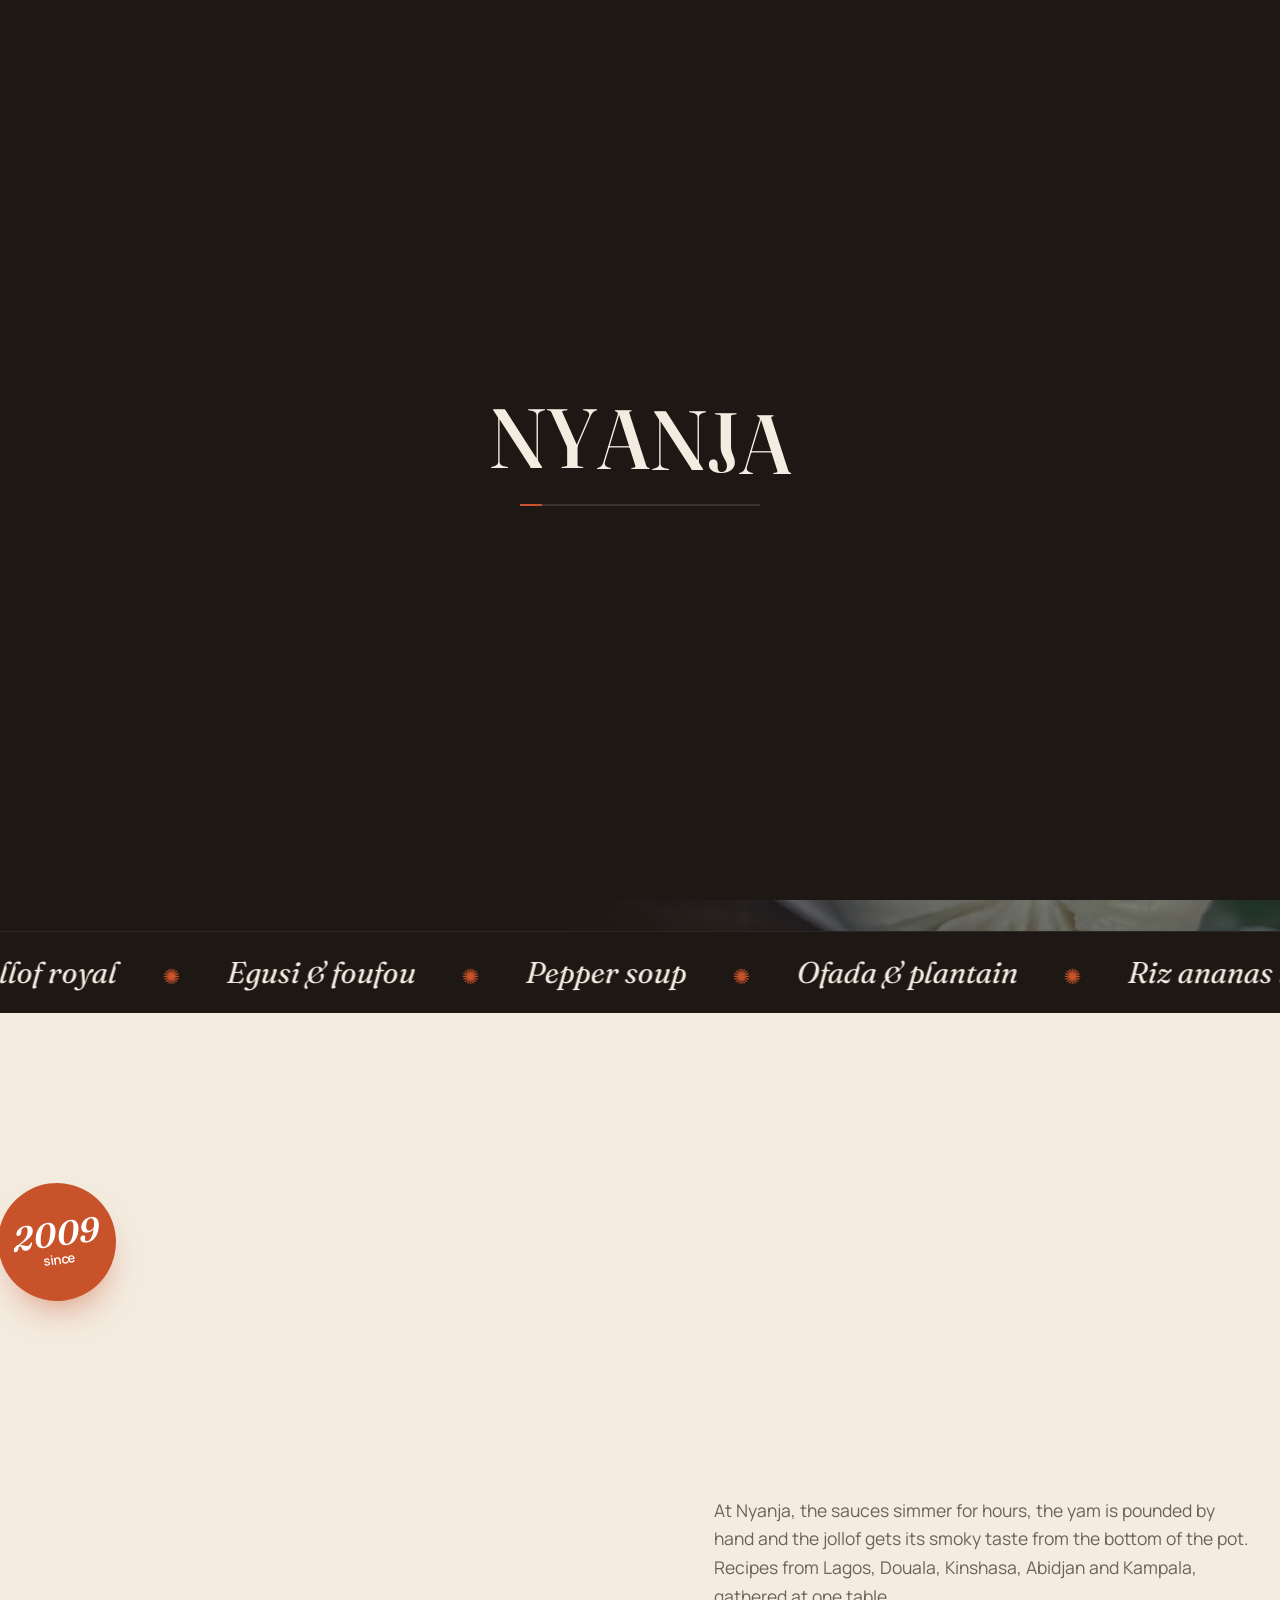
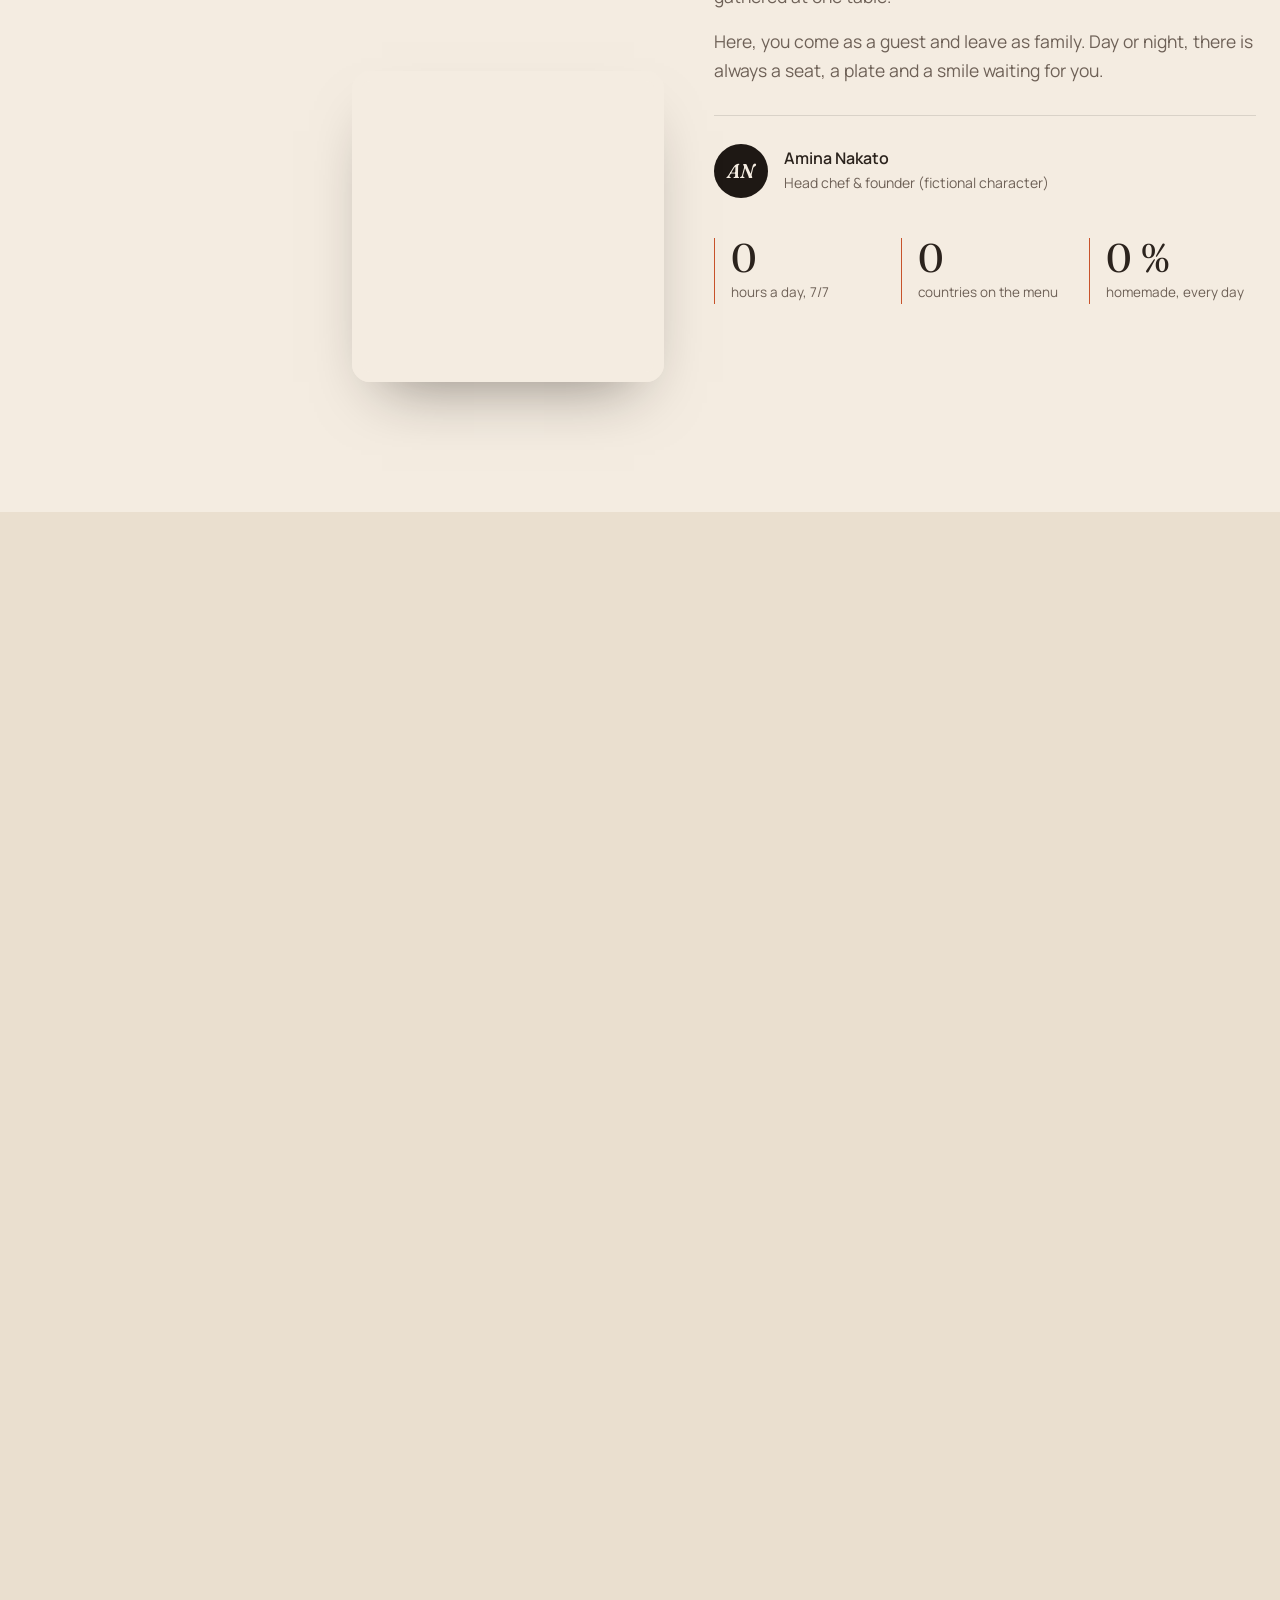
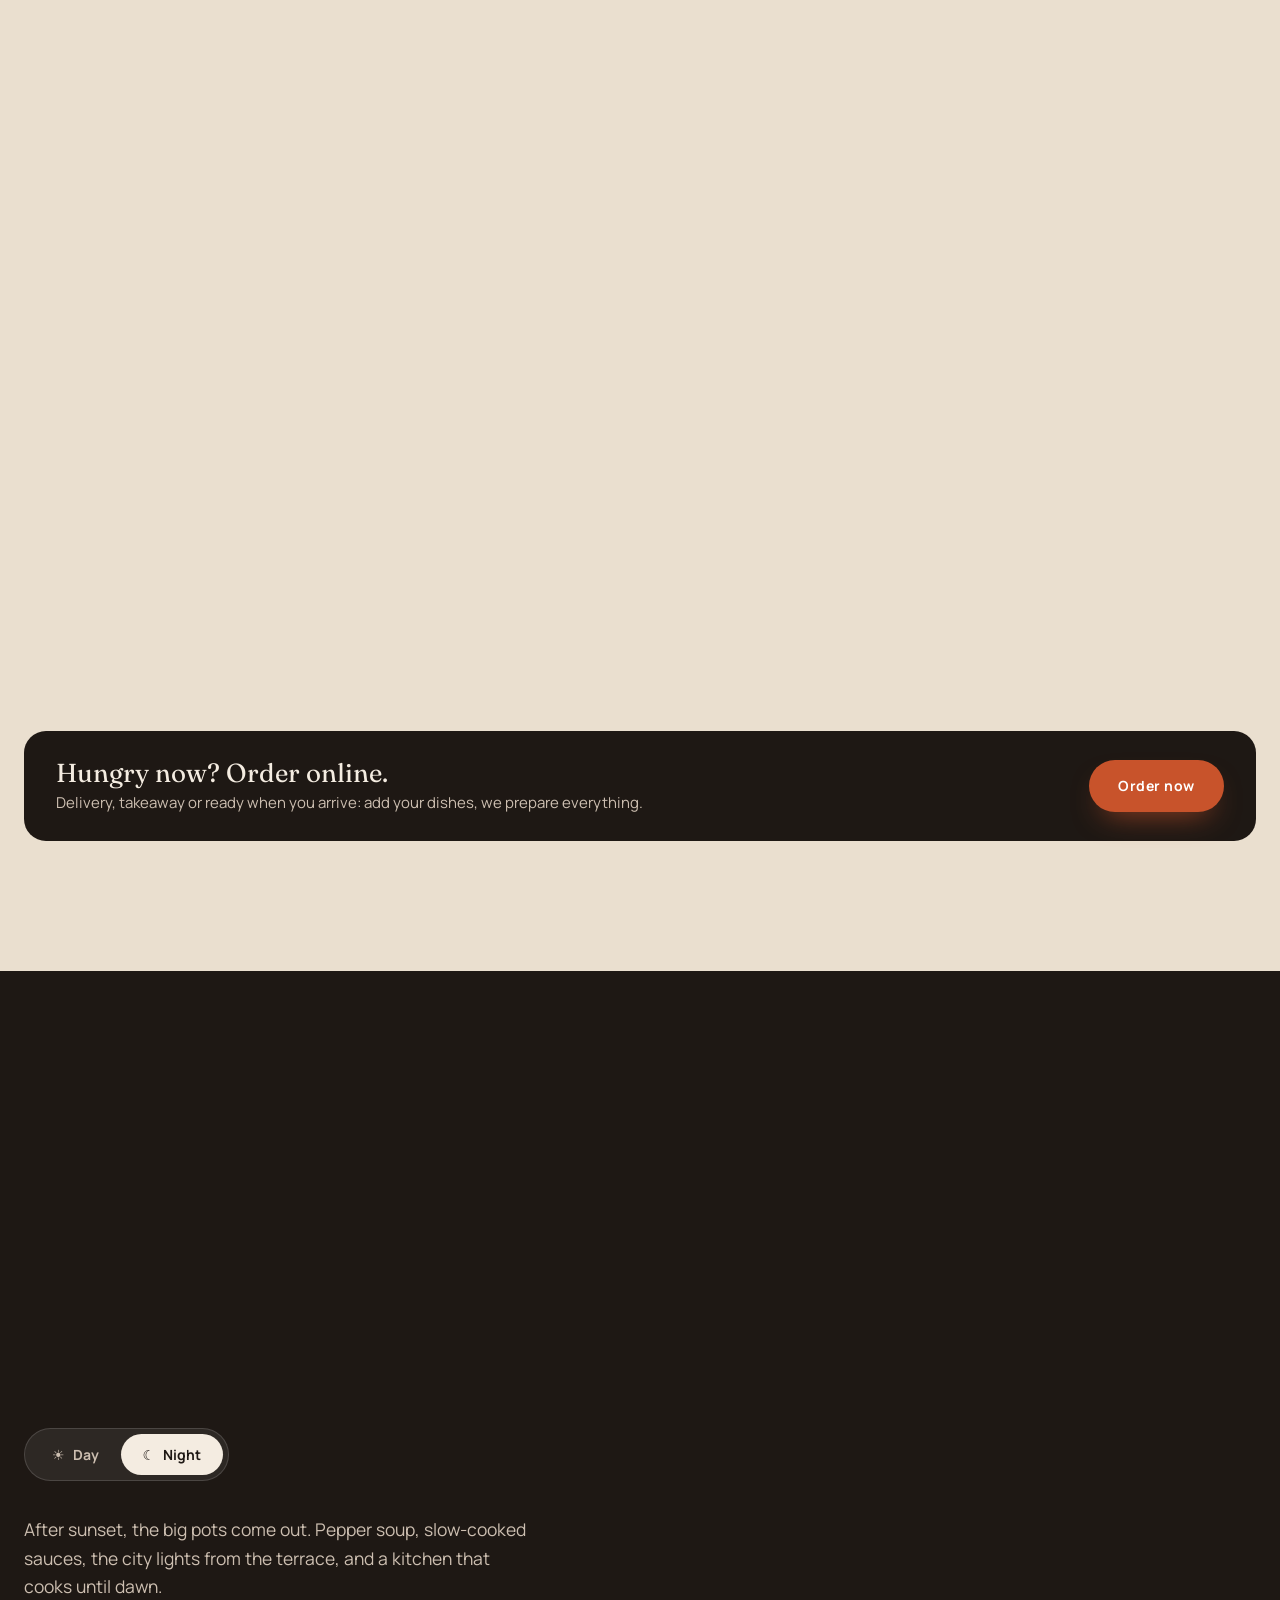
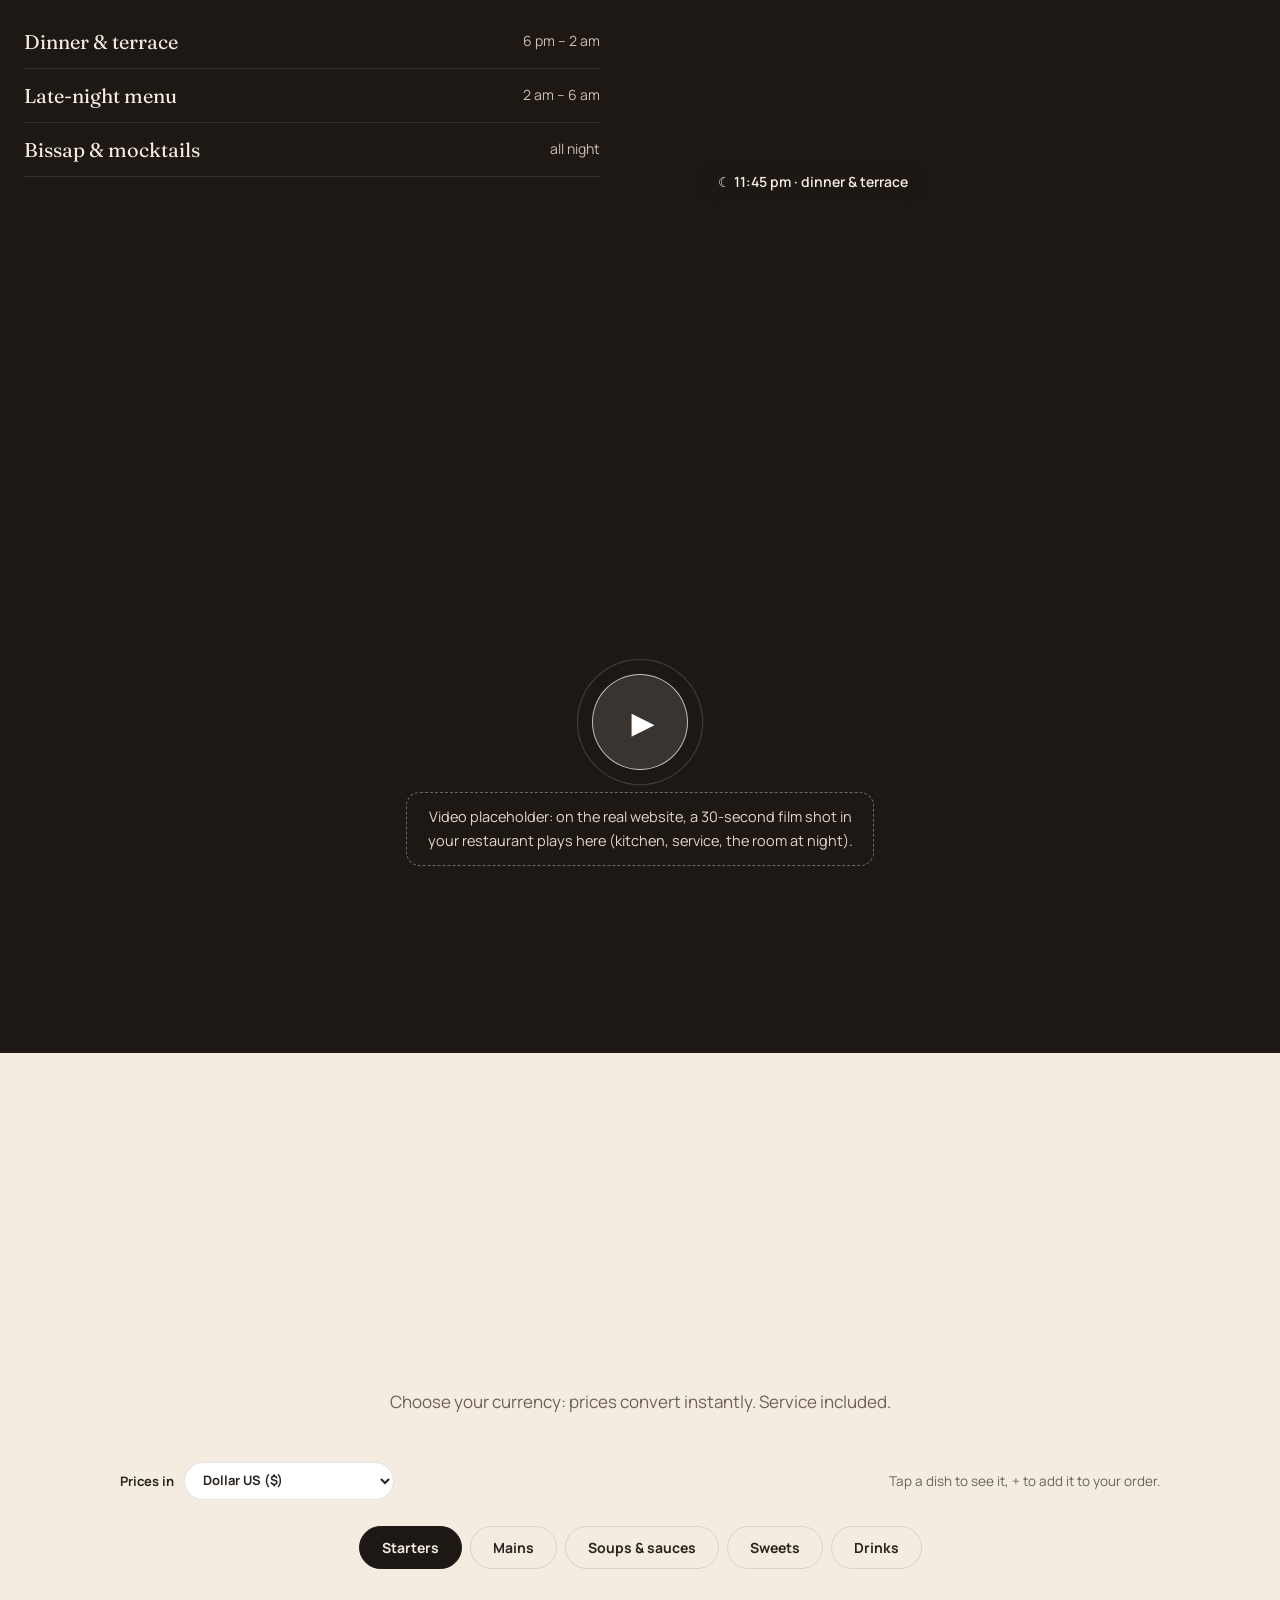
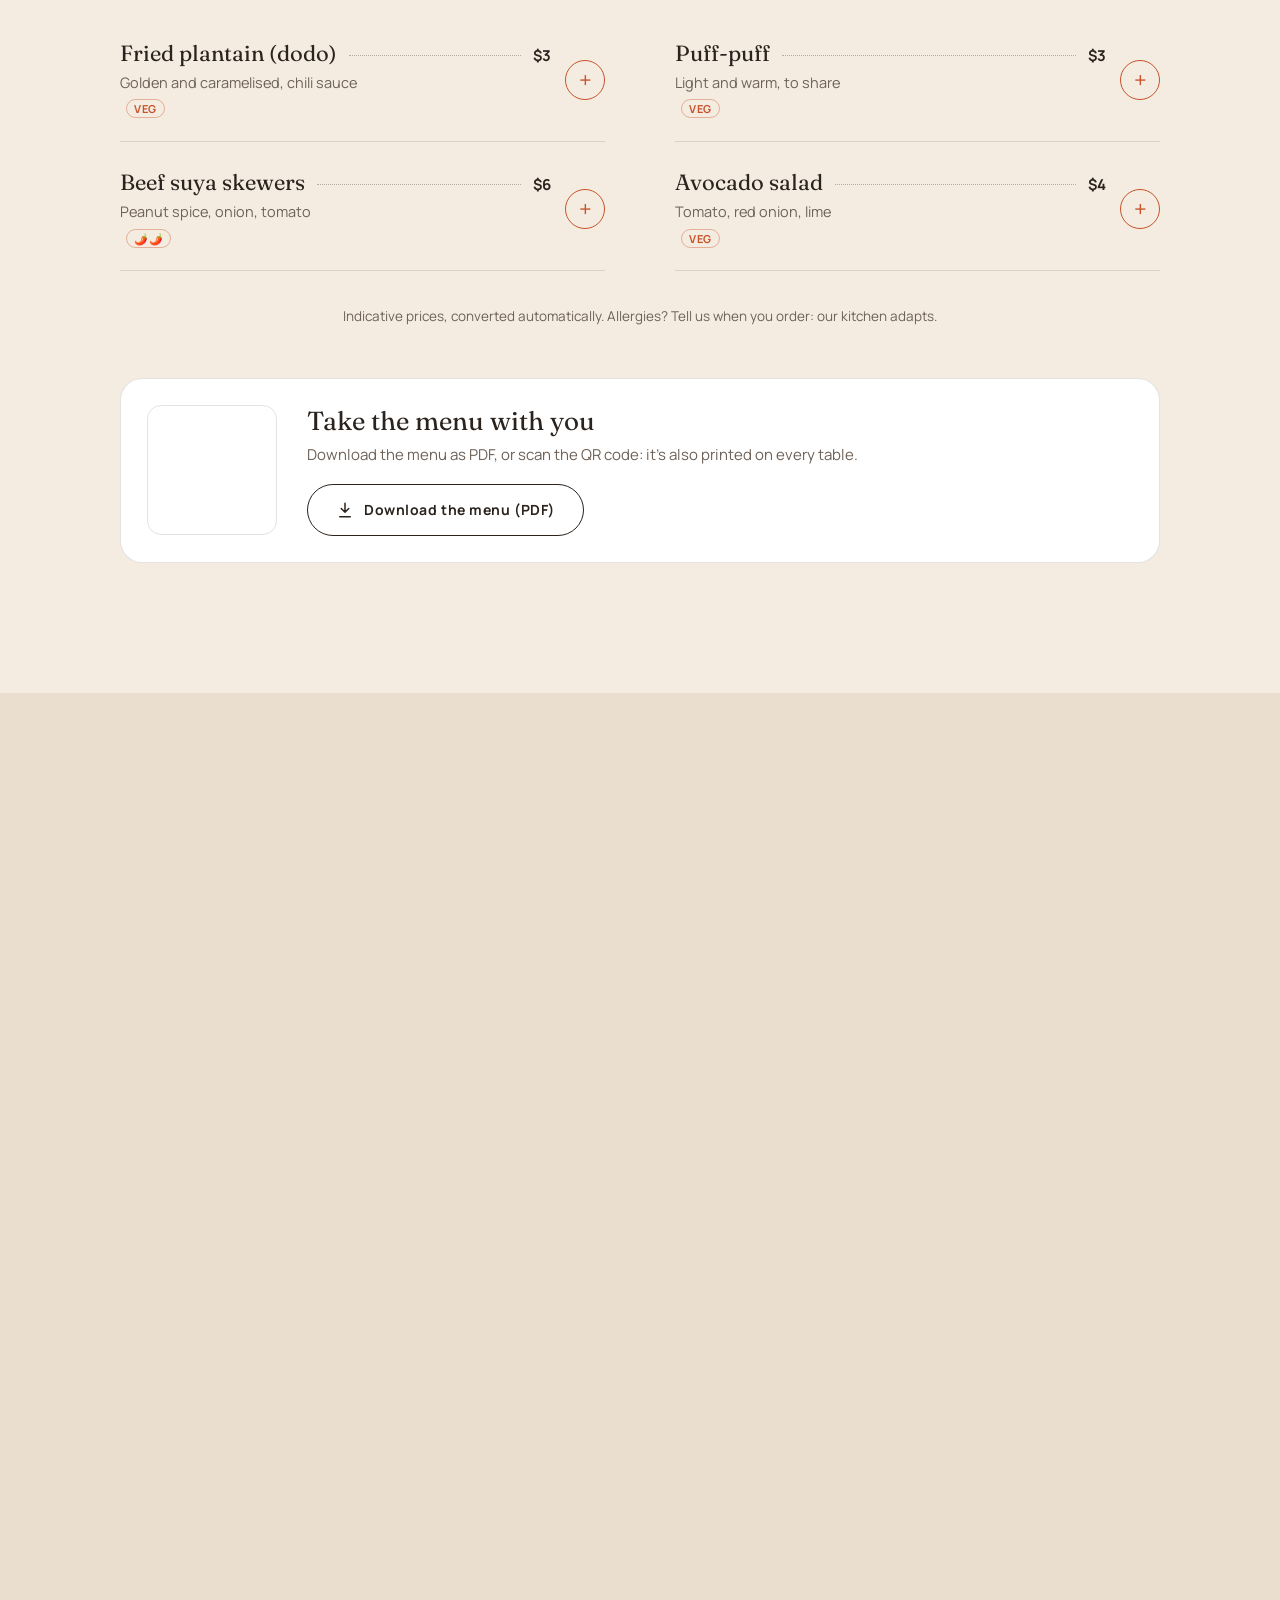
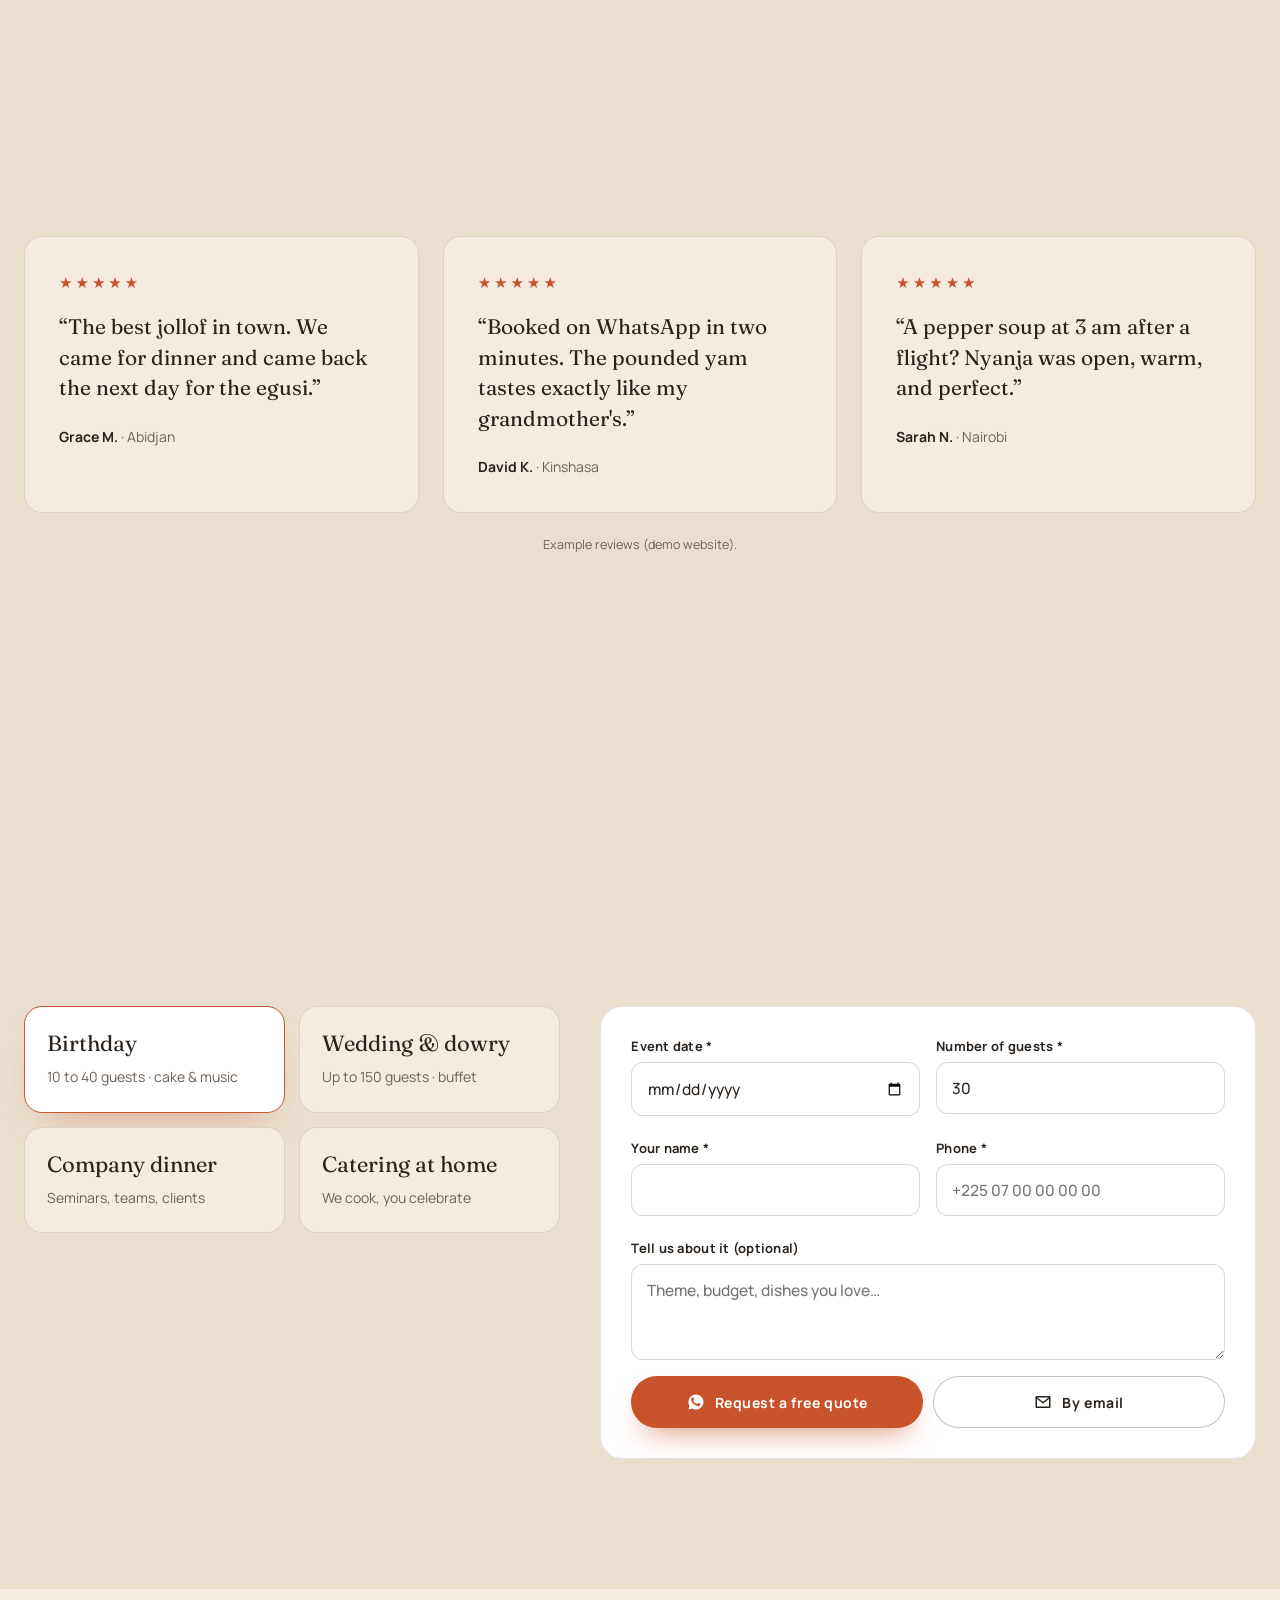
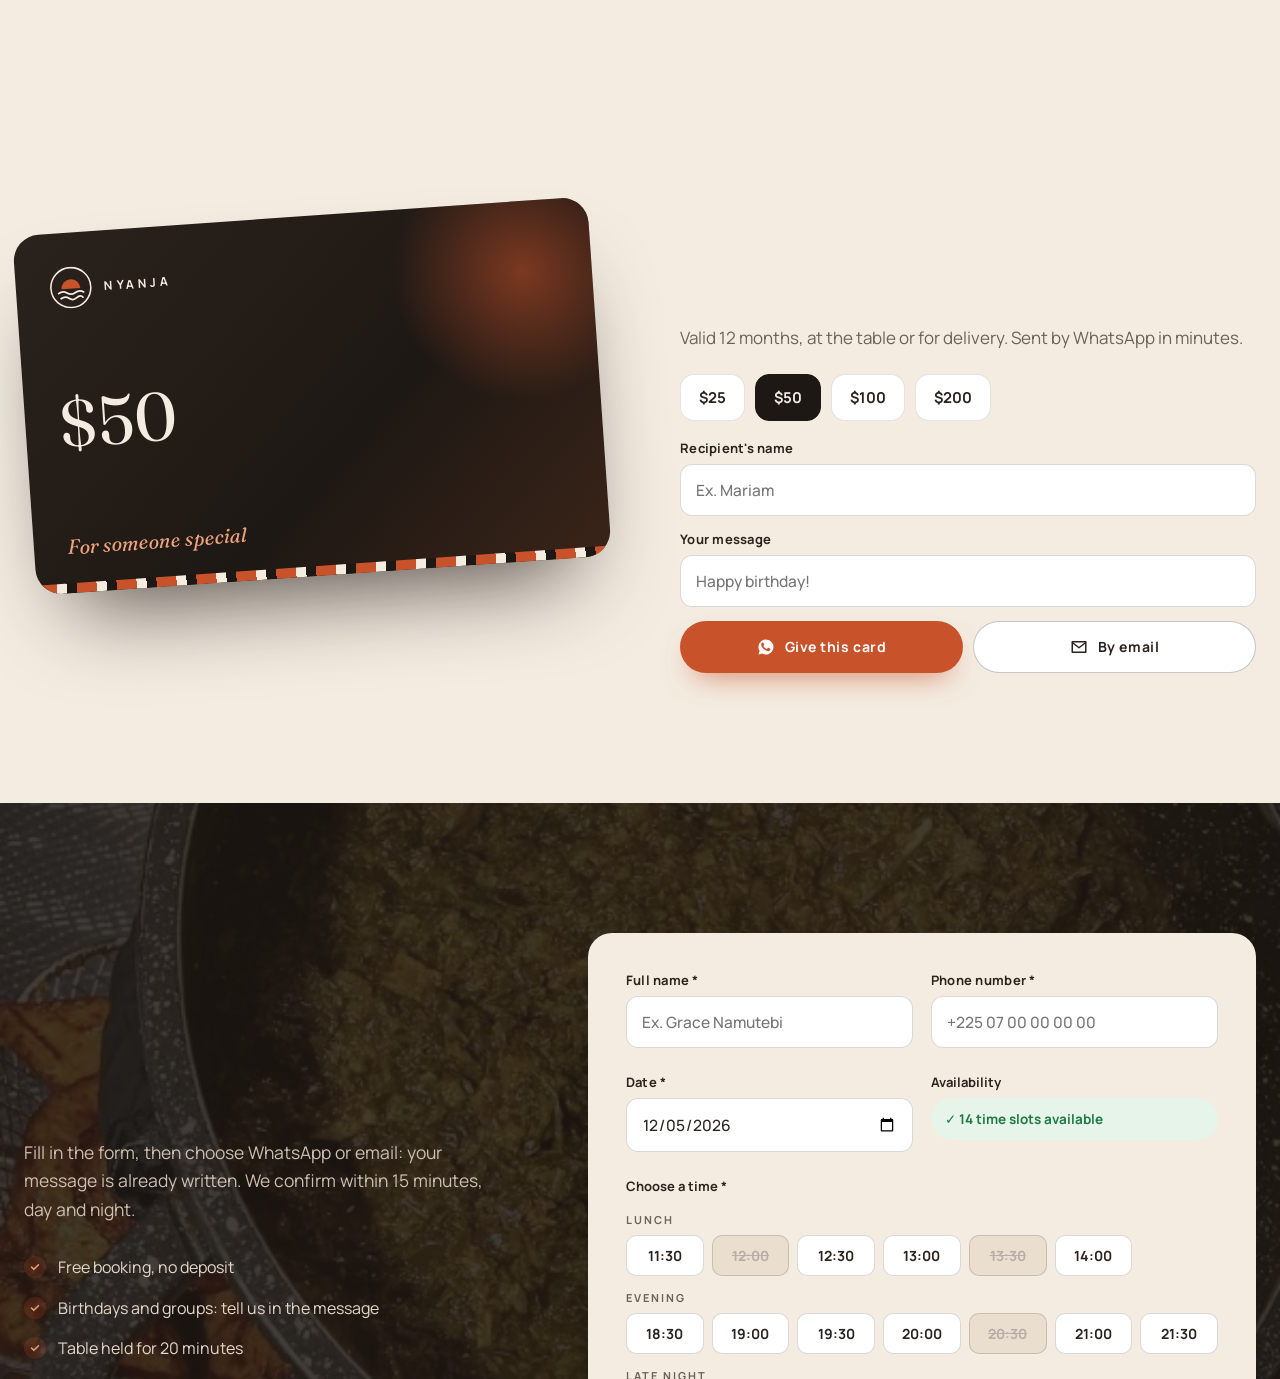
<file: demos/restaurant/index.html>
<!doctype html><html lang="fr"><head><meta charset="utf-8"><meta name="robots" content="noindex"><title>Nyanja · démonstration Lumen Web</title>
<meta http-equiv="refresh" content="0; url=../nyanja/"><link rel="canonical" href="../nyanja/"></head>
<body><p>Cette démonstration a déménagé : <a href="../nyanja/">voir Nyanja</a>.</p></body></html>
</file>
